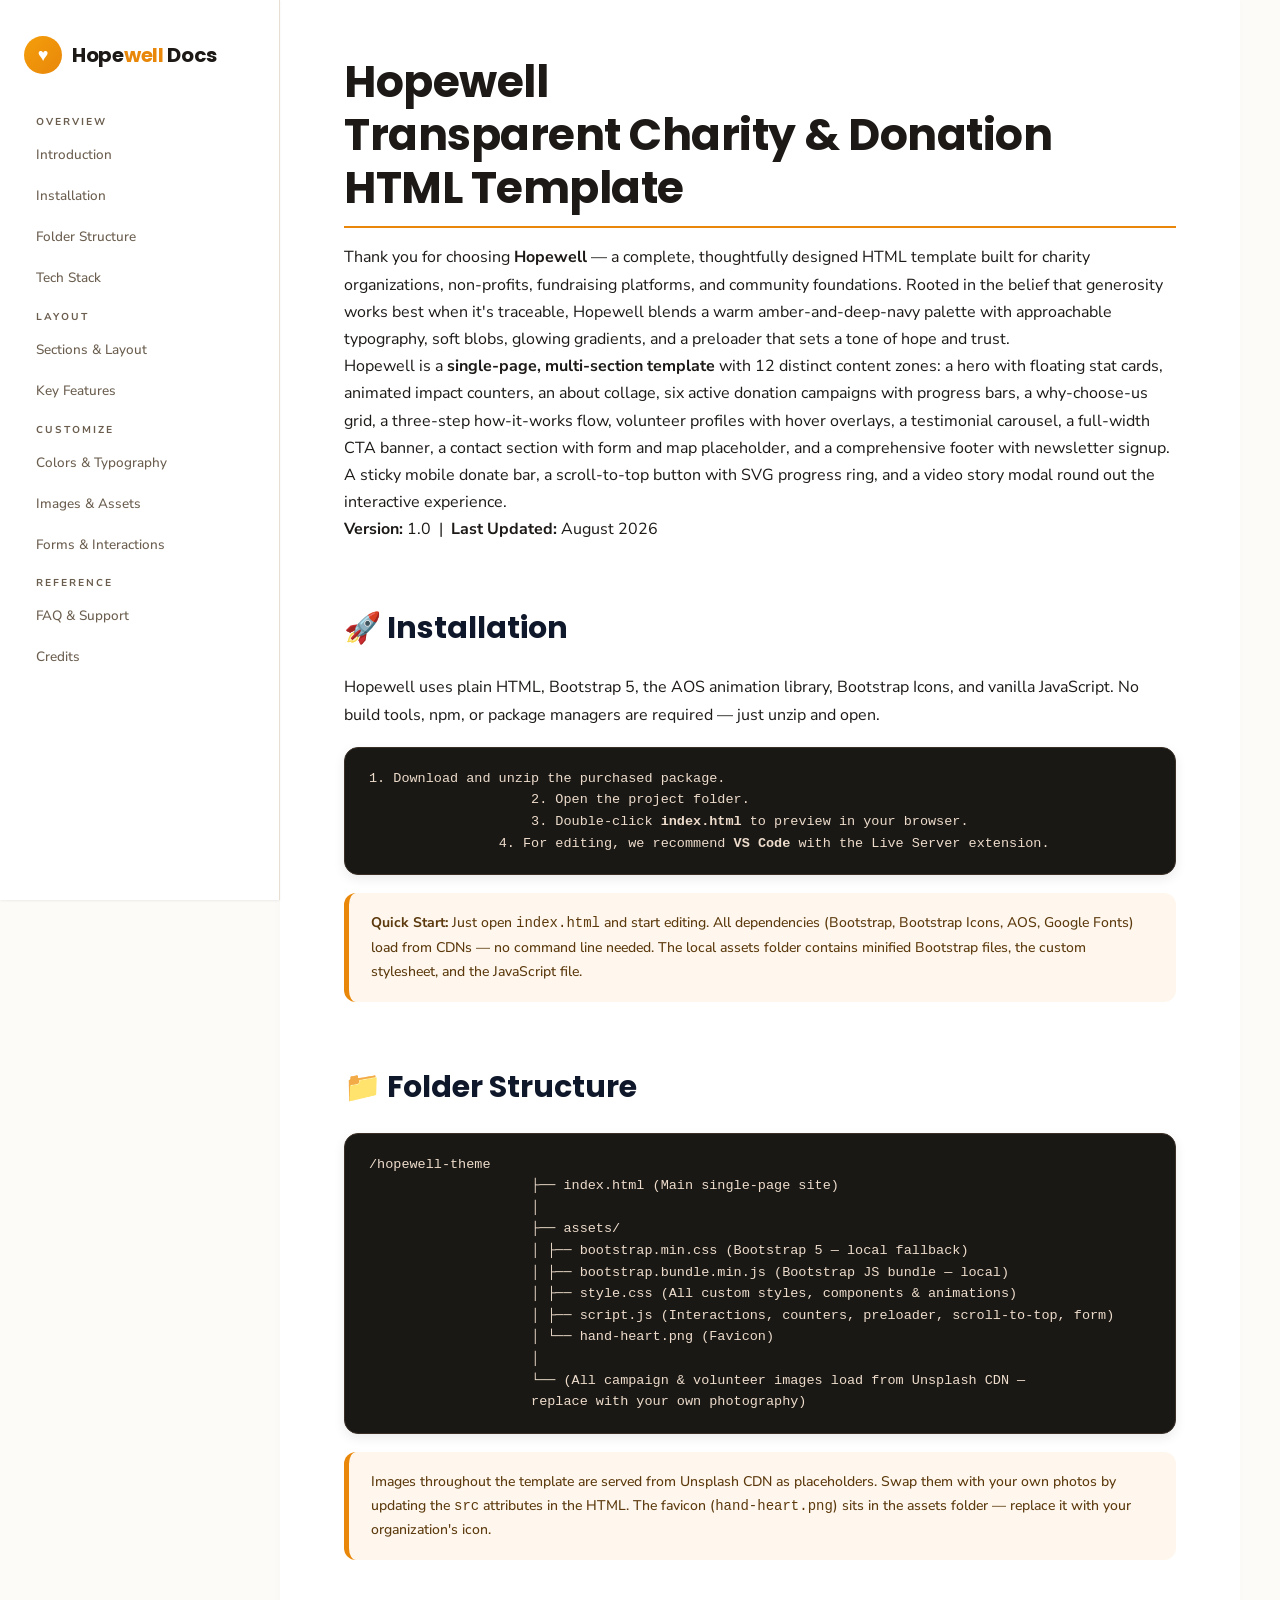
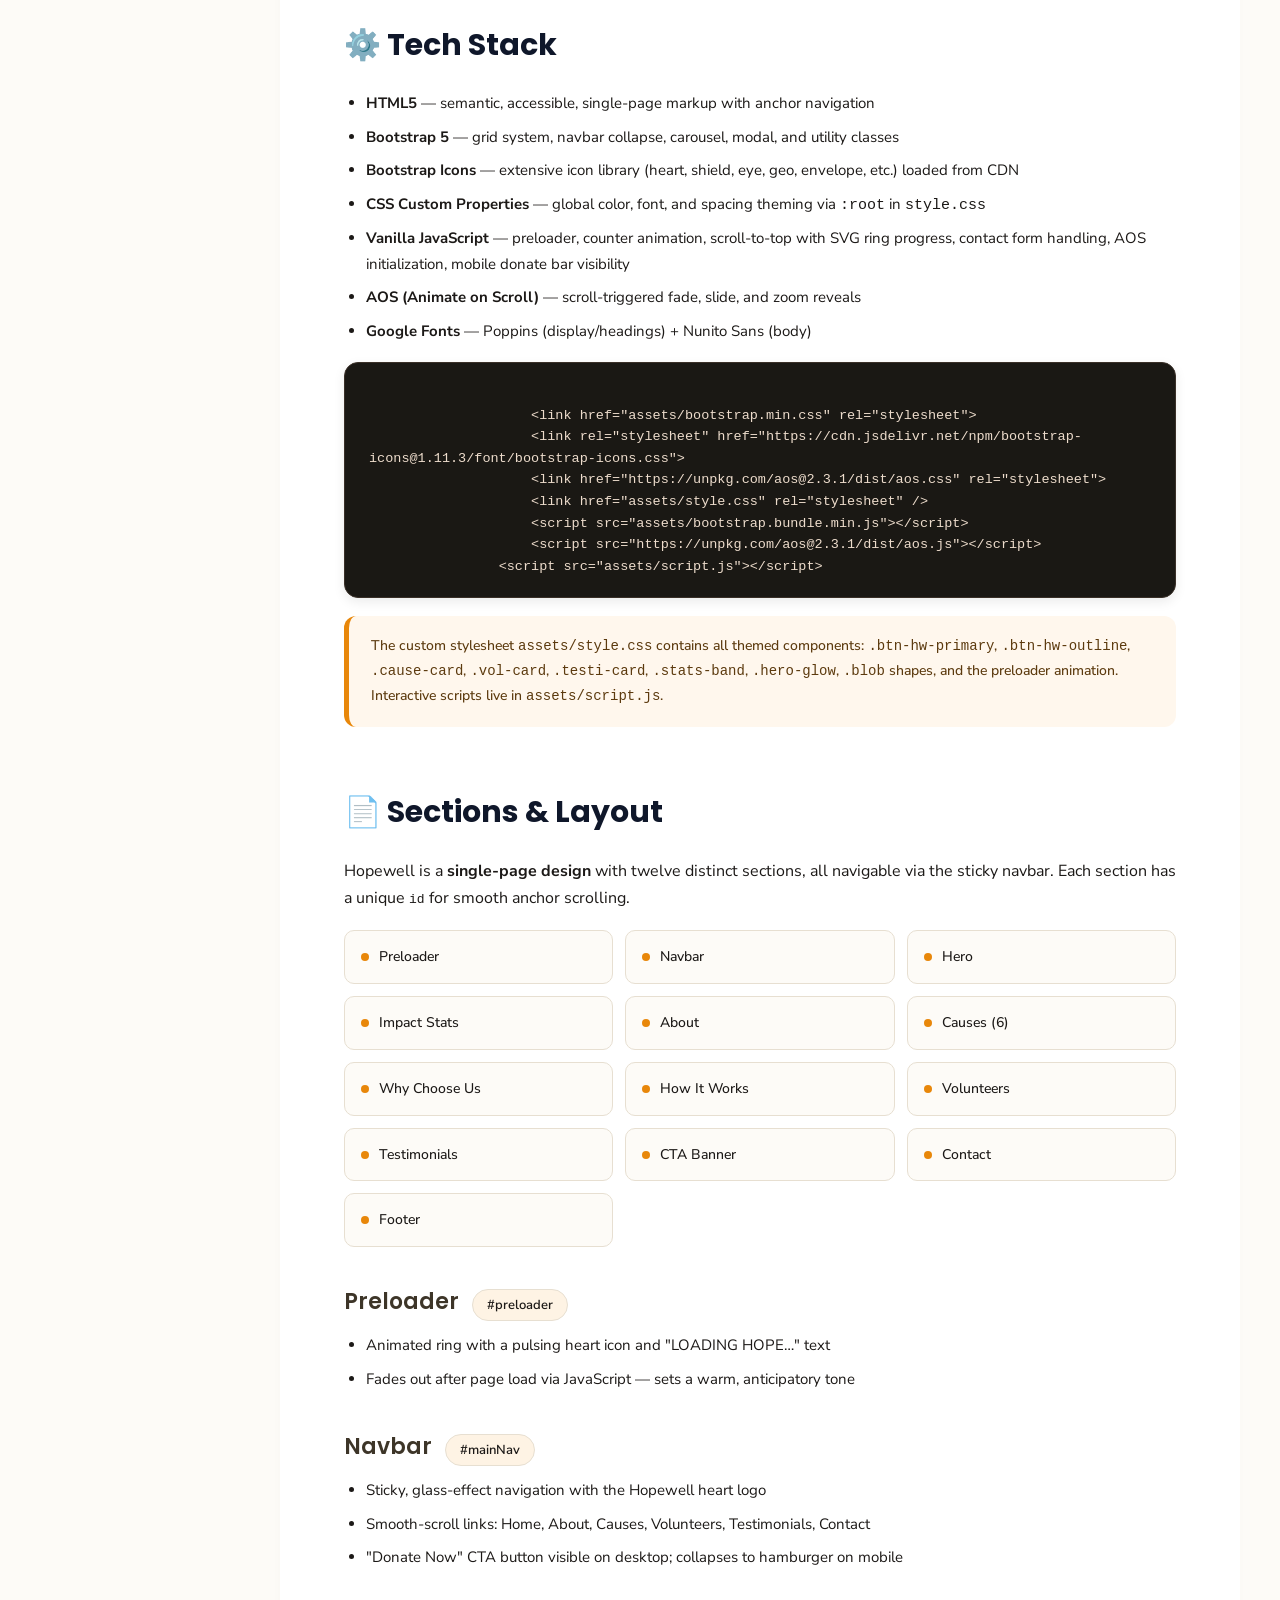
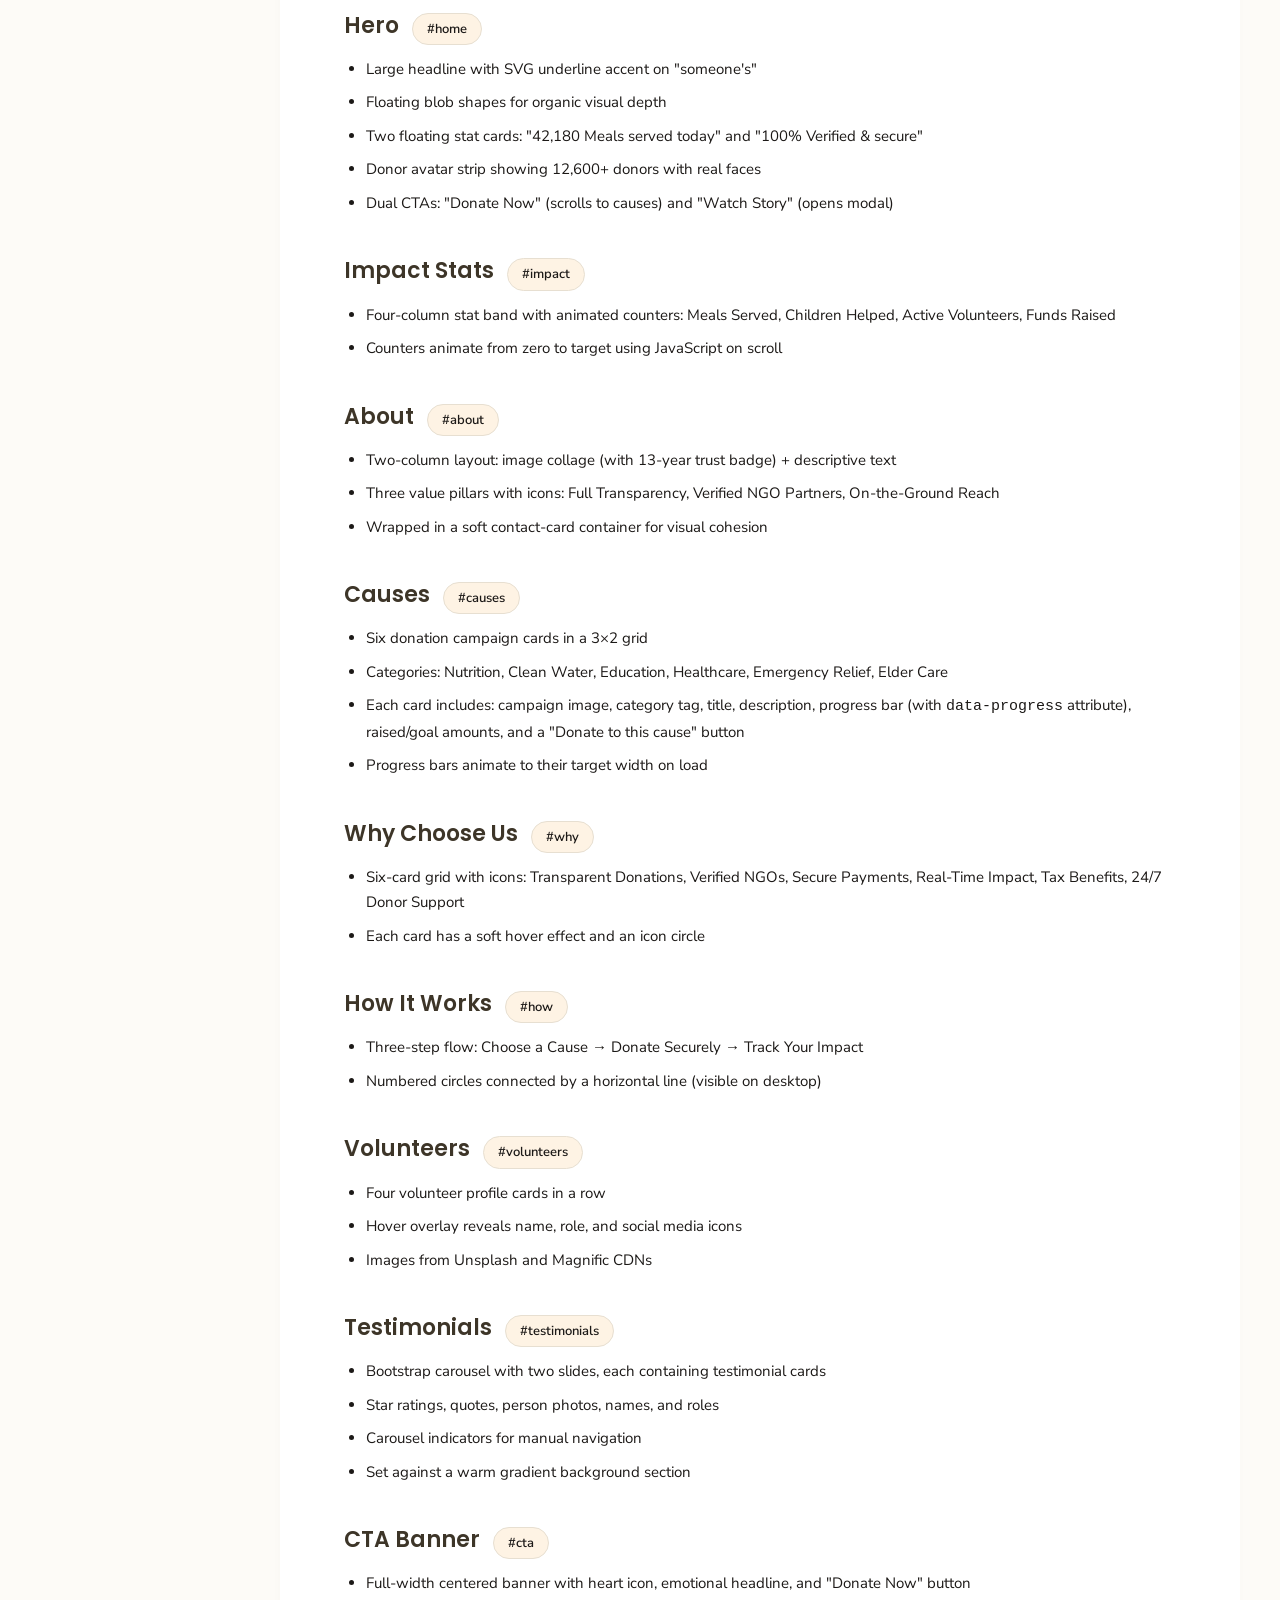
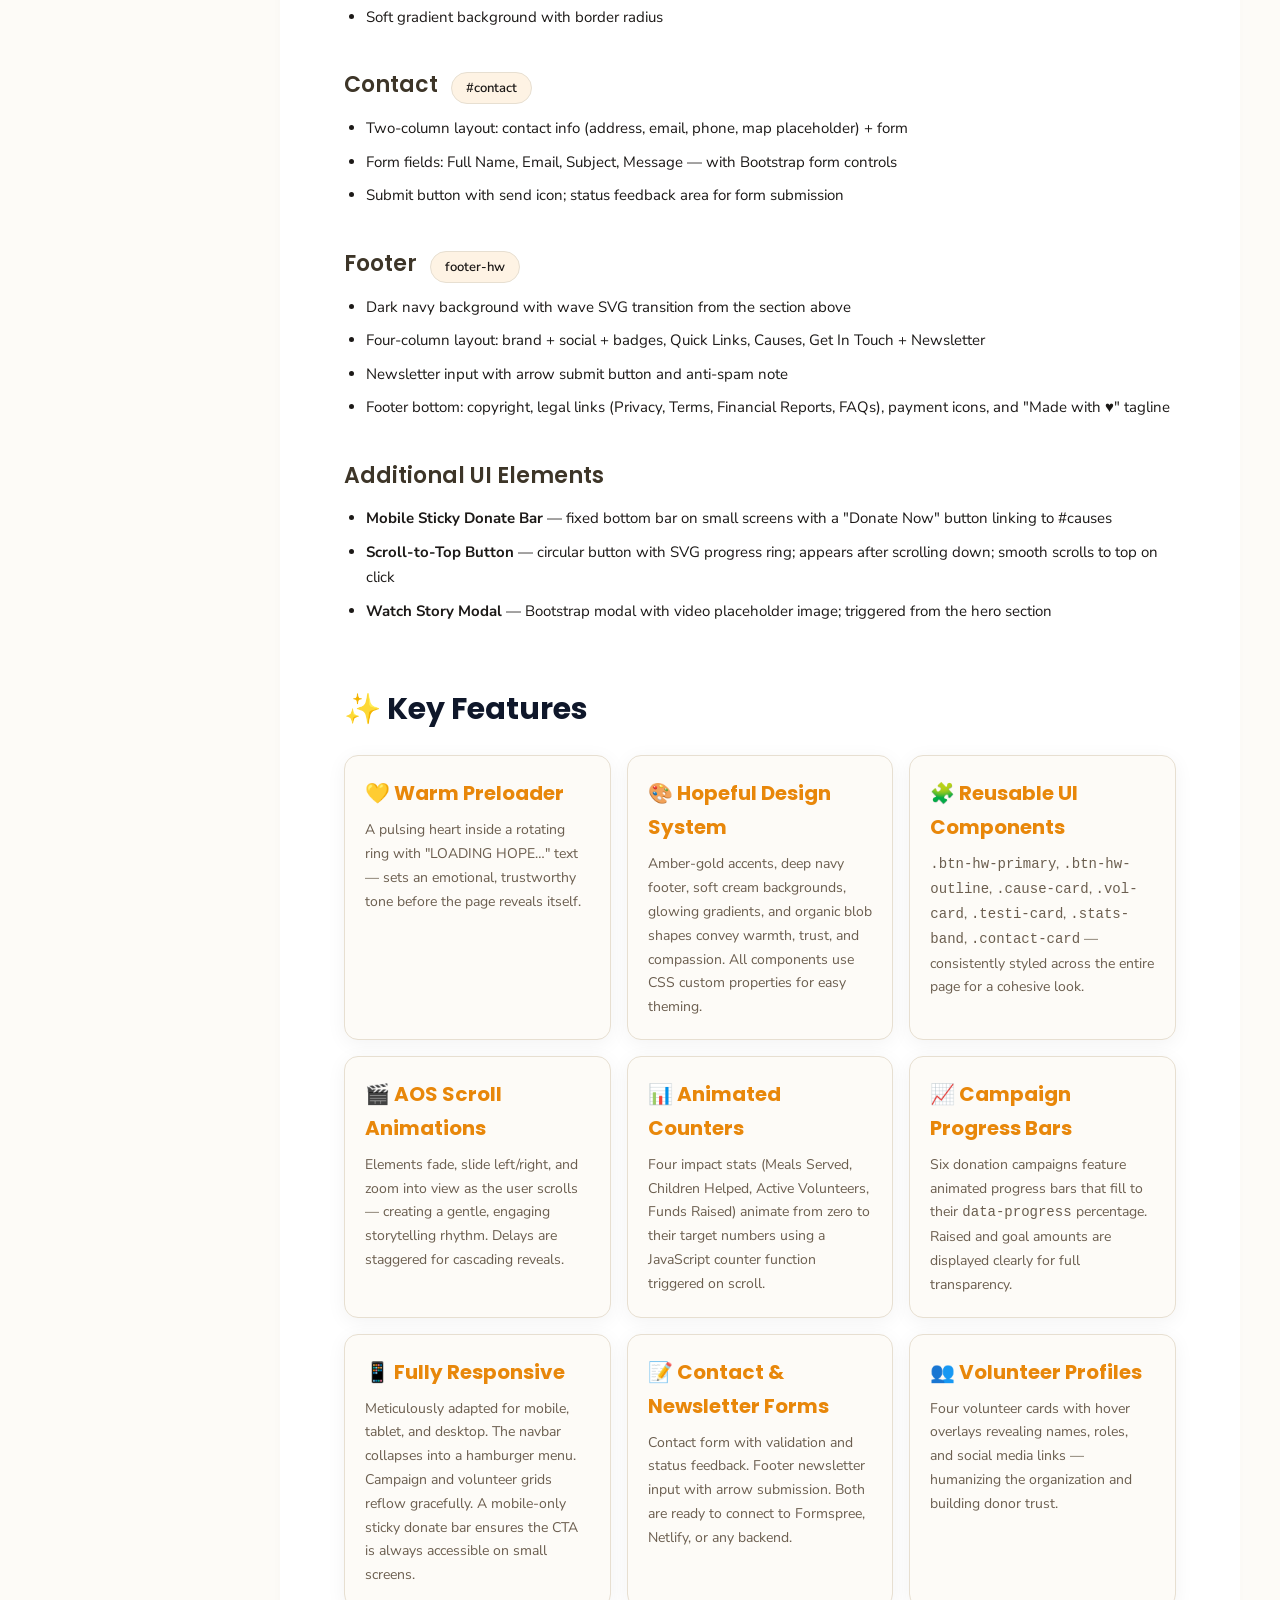
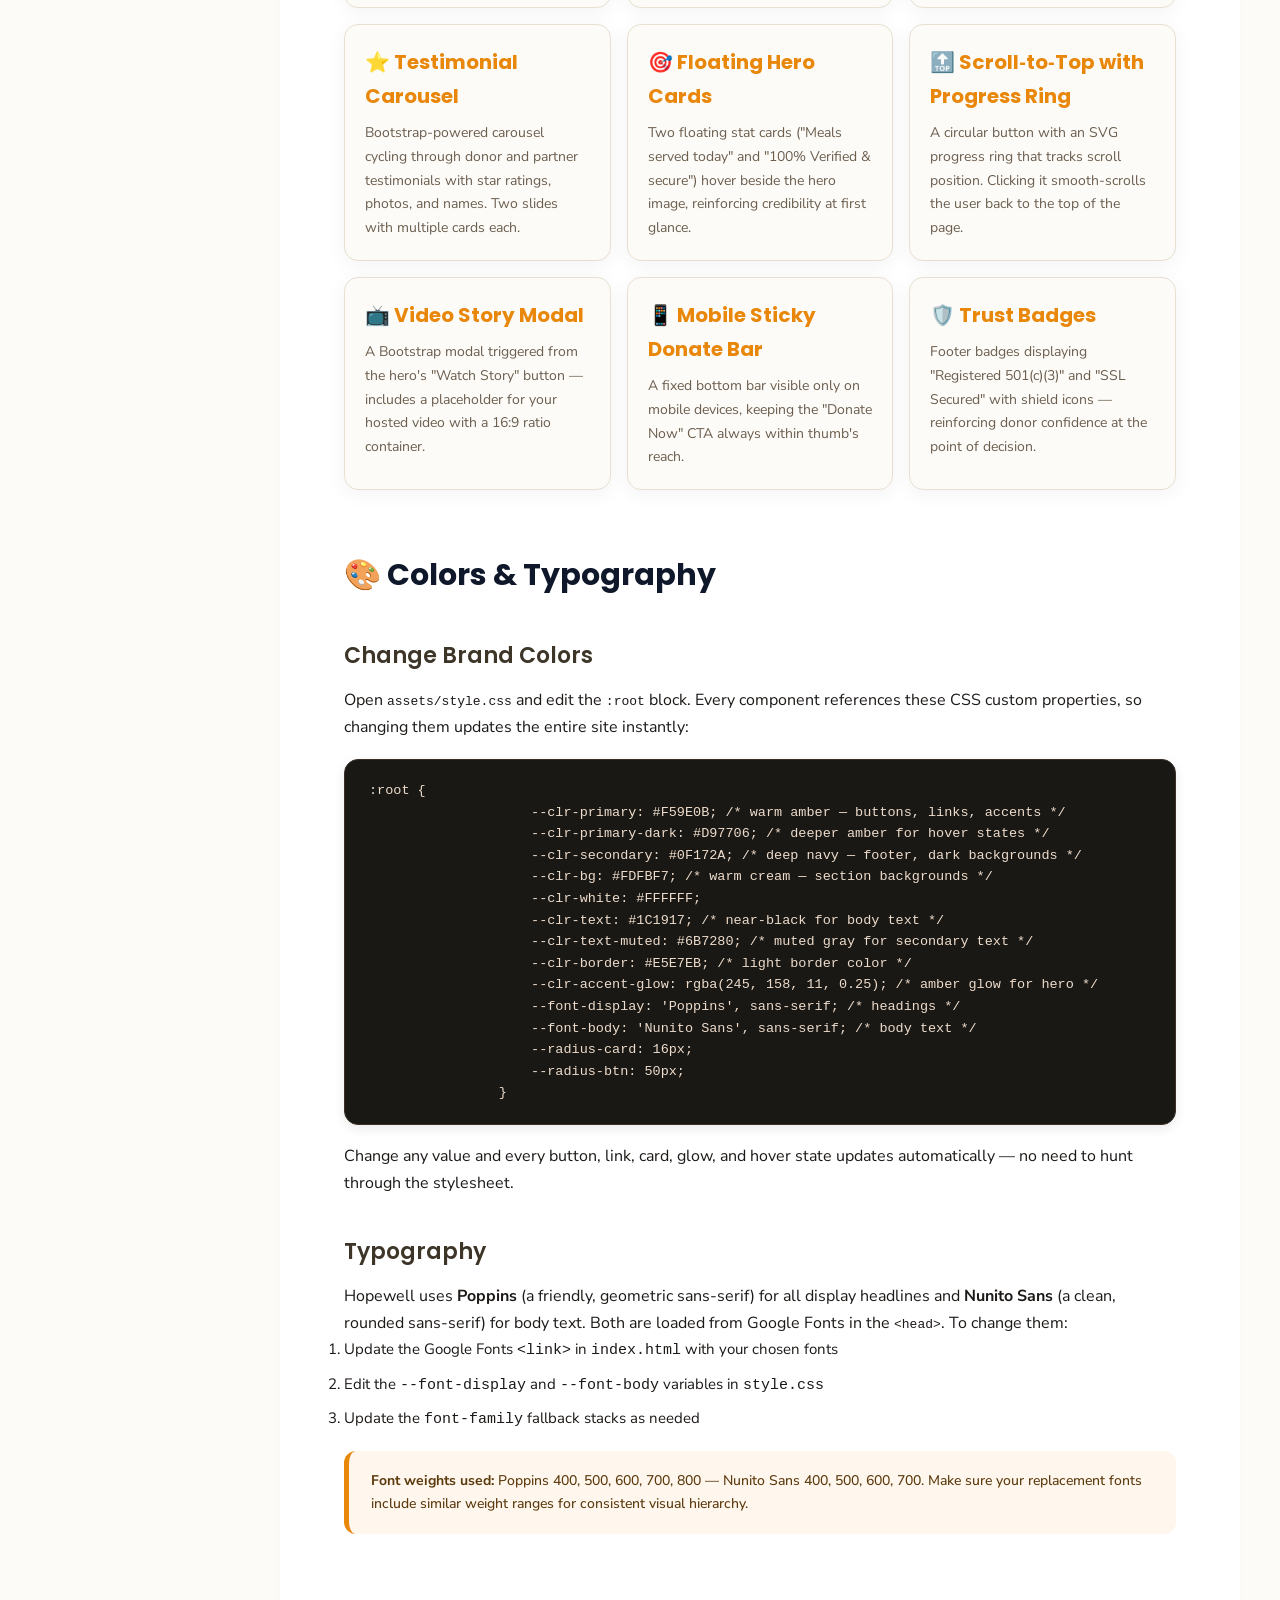
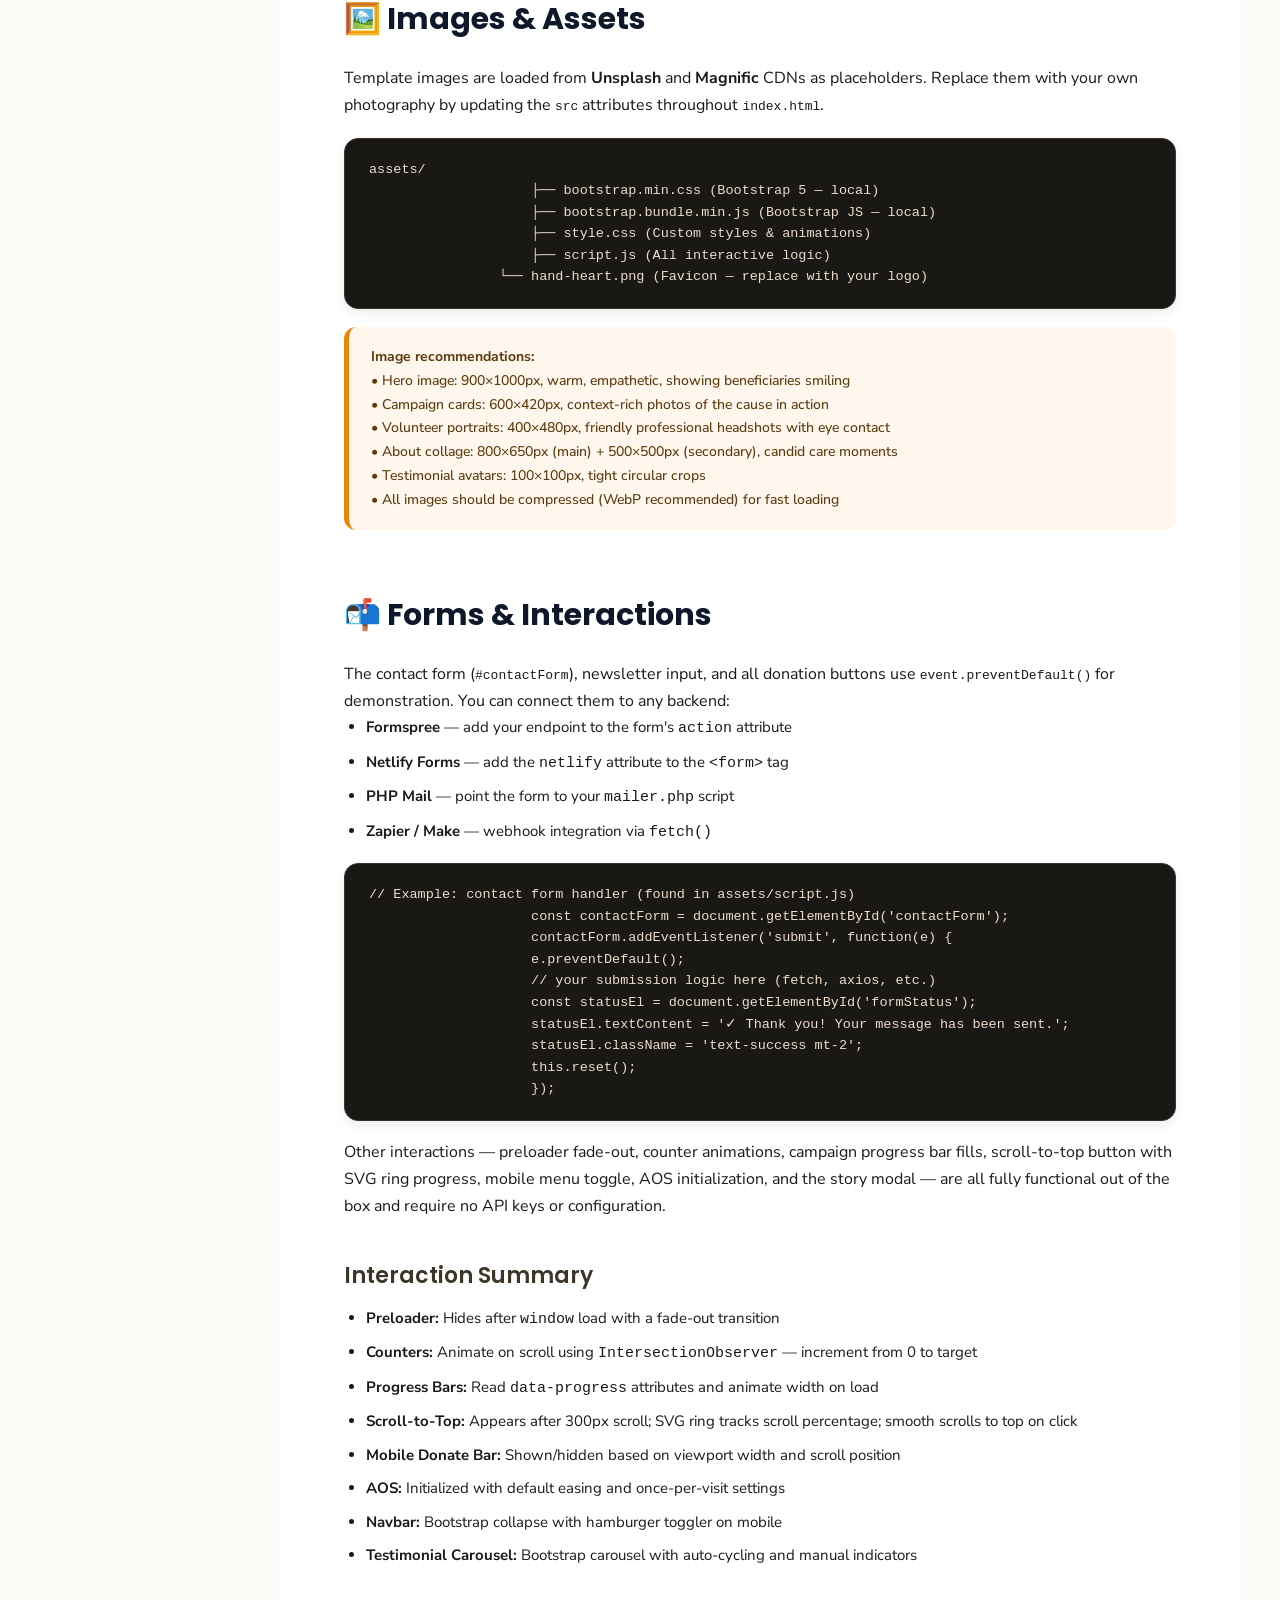
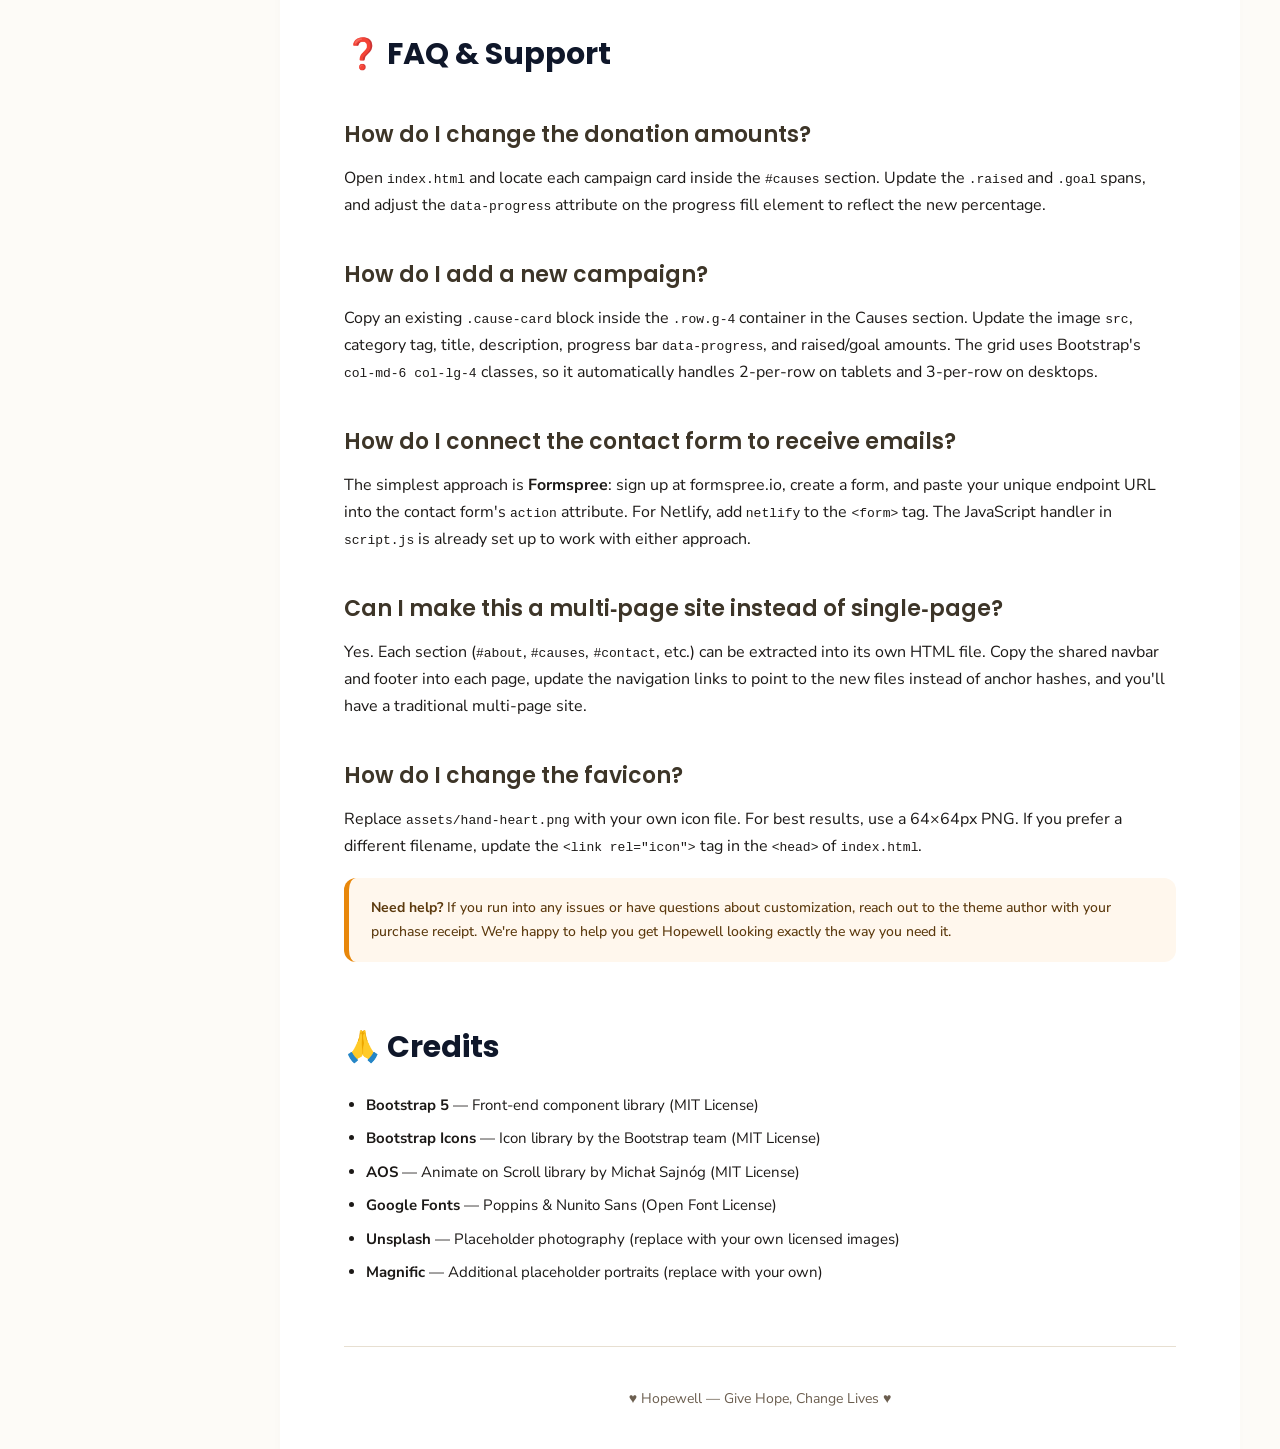
<file: document/index.html>
<!DOCTYPE html>
<html lang="en">
<head>
    <meta charset="UTF-8">
    <meta name="viewport" content="width=device-width, initial-scale=1.0">
    <title>Hopewell — Theme Documentation</title>

    <link href="https://fonts.googleapis.com/css2?family=Poppins:wght@400;500;600;700;800&family=Nunito+Sans:wght@400;500;600;700&display=swap" rel="stylesheet">
    <style>
        :root {
            --primary: #E8870A;
            --primary-light: #FFF7ED;
            --secondary: #0F172A;
            --bg: #FDFBF7;
            --surface: #FFFFFF;
            --text: #1C1917;
            --text-muted: #6B5E4F;
            --border: #E7DFD1;
            --accent: #FEF3E4;
            --ink: #1C1917;
            --cream: #FDFBF7;
            --gold: #E8870A;
            --gold-soft: #FDE8C8;
            --shadow: 0 1px 3px rgba(0, 0, 0, 0.04), 0 1px 2px rgba(0, 0, 0, 0.03);
            --shadow-card: 0 4px 20px rgba(0, 0, 0, 0.05);
            --font-display: 'Poppins', sans-serif;
            --font-body: 'Nunito Sans', sans-serif;
        }

        * {
            box-sizing: border-box;
            margin: 0;
            padding: 0;
        }

        body {
            font-family: var(--font-body);
            background: var(--bg);
            color: var(--text);
            line-height: 1.7;
            -webkit-font-smoothing: antialiased;
        }

        .container {
            display: flex;
            min-height: 100vh;
        }

        /* ── SIDEBAR ── */
        .sidebar {
            width: 280px;
            background: var(--surface);
            border-right: 1px solid var(--border);
            padding: 36px 24px;
            position: sticky;
            top: 0;
            height: 100vh;
            overflow-y: auto;
            box-shadow: var(--shadow);
            z-index: 10;
        }

        .sidebar .brand {
            display: flex;
            align-items: center;
            gap: 10px;
            margin-bottom: 32px;
            text-decoration: none;
        }

        .sidebar .brand .icon {
            width: 38px;
            height: 38px;
            border-radius: 50%;
            background: linear-gradient(135deg, #F59E0B, #E8870A);
            display: flex;
            align-items: center;
            justify-content: center;
            color: white;
            font-family: var(--font-display);
            font-weight: 700;
            font-size: 18px;
        }

        .sidebar .brand .name {
            font-family: var(--font-display);
            font-size: 20px;
            letter-spacing: -0.3px;
            color: var(--text);
            font-weight: 700;
        }

        .sidebar .brand .name .dot {
            color: var(--primary);
        }

        .sidebar .nav-section {
            margin-top: 4px;
            margin-bottom: 2px;
            font-size: 10px;
            text-transform: uppercase;
            letter-spacing: 0.2em;
            color: var(--text-muted);
            padding: 8px 12px 4px;
            font-weight: 700;
        }

        .sidebar a {
            display: block;
            color: var(--text-muted);
            text-decoration: none;
            margin-bottom: 4px;
            font-size: 13.5px;
            font-weight: 500;
            padding: 7px 12px;
            border-radius: 8px;
            transition: 0.2s ease;
        }

        .sidebar a:hover {
            background: var(--accent);
            color: var(--primary);
            font-weight: 600;
        }

        /* ── CONTENT ── */
        .content {
            flex: 1;
            max-width: 960px;
            padding: 56px 64px;
            background: var(--surface);
            box-shadow: -1px 0 10px rgba(0, 0, 0, 0.02);
        }

        h1,
        h2,
        h3 {
            font-family: var(--font-display);
            color: var(--text);
            margin-top: 0;
        }

        h1 {
            font-size: 44px;
            border-bottom: 2px solid var(--primary);
            display: inline-block;
            padding-bottom: 12px;
            margin-bottom: 16px;
            letter-spacing: -0.5px;
            line-height: 1.2;
        }

        h2 {
            font-size: 30px;
            margin-top: 56px;
            margin-bottom: 20px;
            color: var(--secondary);
            font-weight: 700;
        }

        h3 {
            font-size: 22px;
            margin-top: 36px;
            margin-bottom: 12px;
            color: #3d3528;
            font-weight: 600;
        }

        .section {
            margin-bottom: 60px;
        }

        .code {
            background: #1a1814;
            color: #eddccc;
            padding: 20px 24px;
            border-radius: 14px;
            overflow-x: auto;
            font-family: 'SF Mono', 'Cascadia Code', 'Courier New', monospace;
            font-size: 13.5px;
            white-space: pre-wrap;
            margin: 18px 0;
            border: 1px solid #3a3028;
            box-shadow: 0 4px 12px rgba(0, 0, 0, 0.08);
            line-height: 1.6;
        }

        .note {
            background: var(--primary-light);
            border-left: 5px solid var(--primary);
            padding: 18px 22px;
            border-radius: 12px;
            margin-top: 18px;
            font-weight: 500;
            color: #5C3A0E;
            font-size: 14px;
        }

        .tag {
            display: inline-block;
            background: var(--accent);
            color: var(--text);
            padding: 4px 14px;
            border-radius: 20px;
            font-size: 13px;
            font-weight: 600;
            margin-left: 8px;
            border: 1px solid var(--border);
            font-family: var(--font-body);
        }

        ul {
            padding-left: 22px;
        }

        li {
            margin-bottom: 8px;
            font-size: 15px;
        }

        a {
            color: var(--primary);
            font-weight: 600;
        }

        hr {
            border: none;
            border-top: 1px solid var(--border);
            margin: 40px 0;
        }

        .feature-grid {
            display: grid;
            grid-template-columns: repeat(auto-fill, minmax(260px, 1fr));
            gap: 16px;
            margin-top: 20px;
        }

        .feature-card {
            background: var(--bg);
            padding: 20px;
            border-radius: 14px;
            border: 1px solid var(--border);
            box-shadow: var(--shadow-card);
        }

        .feature-card h4 {
            font-family: var(--font-display);
            font-size: 20px;
            margin: 0 0 8px;
            color: var(--primary);
            font-weight: 700;
        }

        .feature-card p {
            font-size: 14px;
            color: var(--text-muted);
            margin: 0;
        }

        .page-grid {
            display: grid;
            grid-template-columns: repeat(auto-fill, minmax(200px, 1fr));
            gap: 12px;
            margin-top: 18px;
        }

        .page-chip {
            background: var(--bg);
            border: 1px solid var(--border);
            border-radius: 10px;
            padding: 14px 16px;
            font-size: 14px;
            display: flex;
            align-items: center;
            gap: 10px;
        }

        .page-chip .dot {
            width: 8px;
            height: 8px;
            border-radius: 50%;
            background: var(--primary);
            flex-shrink: 0;
        }

        .page-chip span {
            color: var(--text);
            font-weight: 500;
        }

        @media(max-width:768px) {
            .container {
                flex-direction: column;
            }
            .sidebar {
                width: 100%;
                height: auto;
                position: relative;
                border-right: none;
                border-bottom: 1px solid var(--border);
                padding: 24px;
            }
            .content {
                padding: 32px 24px;
            }
        }
    </style>
</head>
<body>

    <div class="container">

        <!-- Sidebar -->
        <div class="sidebar">
            <div class="brand">
                <span class="icon">♥</span>
                <span class="name">Hope<span class="dot">well</span> Docs</span>
            </div>
            <div class="nav-section">Overview</div>
            <a href="#intro">Introduction</a>
            <a href="#installation">Installation</a>
            <a href="#structure">Folder Structure</a>
            <a href="#tech">Tech Stack</a>
            <div class="nav-section">Layout</div>
            <a href="#sections">Sections &amp; Layout</a>
            <a href="#features">Key Features</a>
            <div class="nav-section">Customize</div>
            <a href="#customize">Colors &amp; Typography</a>
            <a href="#images">Images &amp; Assets</a>
            <a href="#forms">Forms &amp; Interactions</a>
            <div class="nav-section">Reference</div>
            <a href="#faq">FAQ &amp; Support</a>
            <a href="#credits">Credits</a>
        </div>

        <!-- Content -->
        <div class="content">

            <!-- Intro -->
            <section id="intro" class="section">
                <h1>Hopewell<br>Transparent Charity &amp; Donation HTML Template</h1>
                <p>
                    Thank you for choosing <strong>Hopewell</strong> — a complete, thoughtfully designed HTML template built for charity organizations, non‑profits, fundraising platforms, and community foundations. Rooted in the belief that generosity works best when it's traceable, Hopewell blends a warm amber-and-deep-navy palette with approachable typography, soft blobs, glowing gradients, and a preloader that sets a tone of hope and trust.
                </p>
                <p>
                    Hopewell is a <strong>single‑page, multi‑section template</strong> with 12 distinct content zones: a hero with floating stat cards, animated impact counters, an about collage, six active donation campaigns with progress bars, a why‑choose‑us grid, a three‑step how‑it‑works flow, volunteer profiles with hover overlays, a testimonial carousel, a full‑width CTA banner, a contact section with form and map placeholder, and a comprehensive footer with newsletter signup. A sticky mobile donate bar, a scroll‑to‑top button with SVG progress ring, and a video story modal round out the interactive experience.
                </p>
                <p><strong>Version:</strong> 1.0 &nbsp;|&nbsp; <strong>Last Updated:</strong> August 2026</p>
            </section>

            <!-- Installation -->
            <section id="installation" class="section">
                <h2>🚀 Installation</h2>
                <p>
                    Hopewell uses plain HTML, Bootstrap 5, the AOS animation library, Bootstrap Icons, and vanilla JavaScript. No build tools, npm, or package managers are required — just unzip and open.
                </p>
                <div class="code">1. Download and unzip the purchased package.
                    2. Open the project folder.
                    3. Double‑click <strong>index.html</strong> to preview in your browser.
                4. For editing, we recommend <strong>VS Code</strong> with the Live Server extension.</div>
                <div class="note">
                    <strong>Quick Start:</strong> Just open <code>index.html</code> and start editing. All dependencies (Bootstrap, Bootstrap Icons, AOS, Google Fonts) load from CDNs — no command line needed. The local assets folder contains minified Bootstrap files, the custom stylesheet, and the JavaScript file.
                </div>
            </section>

            <!-- Structure -->
            <section id="structure" class="section">
                <h2>📁 Folder Structure</h2>
                <pre class="code">/hopewell-theme
                    ├── index.html (Main single‑page site)
                    │
                    ├── assets/
                    │ ├── bootstrap.min.css (Bootstrap 5 — local fallback)
                    │ ├── bootstrap.bundle.min.js (Bootstrap JS bundle — local)
                    │ ├── style.css (All custom styles, components &amp; animations)
                    │ ├── script.js (Interactions, counters, preloader, scroll‑to‑top, form)
                    │ └── hand-heart.png (Favicon)
                    │
                    └── (All campaign &amp; volunteer images load from Unsplash CDN —
                    replace with your own photography)</pre>
                <p class="note">Images throughout the template are served from Unsplash CDN as placeholders. Swap them with your own photos by updating the <code>src</code> attributes in the HTML. The favicon (<code>hand-heart.png</code>) sits in the assets folder — replace it with your organization's icon.</p>
            </section>

            <!-- Tech -->
            <section id="tech" class="section">
                <h2>⚙️ Tech Stack</h2>
                <ul>
                    <li><strong>HTML5</strong> — semantic, accessible, single‑page markup with anchor navigation</li>
                    <li><strong>Bootstrap 5</strong> — grid system, navbar collapse, carousel, modal, and utility classes</li>
                    <li><strong>Bootstrap Icons</strong> — extensive icon library (heart, shield, eye, geo, envelope, etc.) loaded from CDN</li>
                    <li><strong>CSS Custom Properties</strong> — global color, font, and spacing theming via <code>:root</code> in <code>style.css</code></li>
                    <li><strong>Vanilla JavaScript</strong> — preloader, counter animation, scroll‑to‑top with SVG ring progress, contact form handling, AOS initialization, mobile donate bar visibility</li>
                    <li><strong>AOS (Animate on Scroll)</strong> — scroll‑triggered fade, slide, and zoom reveals</li>
                    <li><strong>Google Fonts</strong> — Poppins (display/headings) + Nunito Sans (body)</li>
                </ul>
                <div class="code">
                    &lt;link href="assets/bootstrap.min.css" rel="stylesheet"&gt;
                    &lt;link rel="stylesheet" href="https://cdn.jsdelivr.net/npm/bootstrap-icons@1.11.3/font/bootstrap-icons.css"&gt;
                    &lt;link href="https://unpkg.com/aos@2.3.1/dist/aos.css" rel="stylesheet"&gt;
                    &lt;link href="assets/style.css" rel="stylesheet" /&gt;
                    &lt;script src="assets/bootstrap.bundle.min.js"&gt;&lt;/script&gt;
                    &lt;script src="https://unpkg.com/aos@2.3.1/dist/aos.js"&gt;&lt;/script&gt;
                &lt;script src="assets/script.js"&gt;&lt;/script&gt;</div>
                <div class="note">
                    The custom stylesheet <code>assets/style.css</code> contains all themed components: <code>.btn-hw-primary</code>, <code>.btn-hw-outline</code>, <code>.cause-card</code>, <code>.vol-card</code>, <code>.testi-card</code>, <code>.stats-band</code>, <code>.hero-glow</code>, <code>.blob</code> shapes, and the preloader animation. Interactive scripts live in <code>assets/script.js</code>.
                </div>
            </section>

            <!-- Sections -->
            <section id="sections" class="section">
                <h2>📄 Sections &amp; Layout</h2>
                <p>Hopewell is a <strong>single‑page design</strong> with twelve distinct sections, all navigable via the sticky navbar. Each section has a unique <code>id</code> for smooth anchor scrolling.</p>

                <div class="page-grid">
                    <div class="page-chip"><span class="dot"></span><span>Preloader</span></div>
                    <div class="page-chip"><span class="dot"></span><span>Navbar</span></div>
                    <div class="page-chip"><span class="dot"></span><span>Hero</span></div>
                    <div class="page-chip"><span class="dot"></span><span>Impact Stats</span></div>
                    <div class="page-chip"><span class="dot"></span><span>About</span></div>
                    <div class="page-chip"><span class="dot"></span><span>Causes (6)</span></div>
                    <div class="page-chip"><span class="dot"></span><span>Why Choose Us</span></div>
                    <div class="page-chip"><span class="dot"></span><span>How It Works</span></div>
                    <div class="page-chip"><span class="dot"></span><span>Volunteers</span></div>
                    <div class="page-chip"><span class="dot"></span><span>Testimonials</span></div>
                    <div class="page-chip"><span class="dot"></span><span>CTA Banner</span></div>
                    <div class="page-chip"><span class="dot"></span><span>Contact</span></div>
                    <div class="page-chip"><span class="dot"></span><span>Footer</span></div>
                </div>

                <h3>Preloader <span class="tag">#preloader</span></h3>
                <ul>
                    <li>Animated ring with a pulsing heart icon and "LOADING HOPE…" text</li>
                    <li>Fades out after page load via JavaScript — sets a warm, anticipatory tone</li>
                </ul>

                <h3>Navbar <span class="tag">#mainNav</span></h3>
                <ul>
                    <li>Sticky, glass‑effect navigation with the Hopewell heart logo</li>
                    <li>Smooth‑scroll links: Home, About, Causes, Volunteers, Testimonials, Contact</li>
                    <li>"Donate Now" CTA button visible on desktop; collapses to hamburger on mobile</li>
                </ul>

                <h3>Hero <span class="tag">#home</span></h3>
                <ul>
                    <li>Large headline with SVG underline accent on "someone's"</li>
                    <li>Floating blob shapes for organic visual depth</li>
                    <li>Two floating stat cards: "42,180 Meals served today" and "100% Verified &amp; secure"</li>
                    <li>Donor avatar strip showing 12,600+ donors with real faces</li>
                    <li>Dual CTAs: "Donate Now" (scrolls to causes) and "Watch Story" (opens modal)</li>
                </ul>

                <h3>Impact Stats <span class="tag">#impact</span></h3>
                <ul>
                    <li>Four‑column stat band with animated counters: Meals Served, Children Helped, Active Volunteers, Funds Raised</li>
                    <li>Counters animate from zero to target using JavaScript on scroll</li>
                </ul>

                <h3>About <span class="tag">#about</span></h3>
                <ul>
                    <li>Two‑column layout: image collage (with 13‑year trust badge) + descriptive text</li>
                    <li>Three value pillars with icons: Full Transparency, Verified NGO Partners, On‑the‑Ground Reach</li>
                    <li>Wrapped in a soft contact‑card container for visual cohesion</li>
                </ul>

                <h3>Causes <span class="tag">#causes</span></h3>
                <ul>
                    <li>Six donation campaign cards in a 3×2 grid</li>
                    <li>Categories: Nutrition, Clean Water, Education, Healthcare, Emergency Relief, Elder Care</li>
                    <li>Each card includes: campaign image, category tag, title, description, progress bar (with <code>data-progress</code> attribute), raised/goal amounts, and a "Donate to this cause" button</li>
                    <li>Progress bars animate to their target width on load</li>
                </ul>

                <h3>Why Choose Us <span class="tag">#why</span></h3>
                <ul>
                    <li>Six‑card grid with icons: Transparent Donations, Verified NGOs, Secure Payments, Real‑Time Impact, Tax Benefits, 24/7 Donor Support</li>
                    <li>Each card has a soft hover effect and an icon circle</li>
                </ul>

                <h3>How It Works <span class="tag">#how</span></h3>
                <ul>
                    <li>Three‑step flow: Choose a Cause → Donate Securely → Track Your Impact</li>
                    <li>Numbered circles connected by a horizontal line (visible on desktop)</li>
                </ul>

                <h3>Volunteers <span class="tag">#volunteers</span></h3>
                <ul>
                    <li>Four volunteer profile cards in a row</li>
                    <li>Hover overlay reveals name, role, and social media icons</li>
                    <li>Images from Unsplash and Magnific CDNs</li>
                </ul>

                <h3>Testimonials <span class="tag">#testimonials</span></h3>
                <ul>
                    <li>Bootstrap carousel with two slides, each containing testimonial cards</li>
                    <li>Star ratings, quotes, person photos, names, and roles</li>
                    <li>Carousel indicators for manual navigation</li>
                    <li>Set against a warm gradient background section</li>
                </ul>

                <h3>CTA Banner <span class="tag">#cta</span></h3>
                <ul>
                    <li>Full‑width centered banner with heart icon, emotional headline, and "Donate Now" button</li>
                    <li>Soft gradient background with border radius</li>
                </ul>

                <h3>Contact <span class="tag">#contact</span></h3>
                <ul>
                    <li>Two‑column layout: contact info (address, email, phone, map placeholder) + form</li>
                    <li>Form fields: Full Name, Email, Subject, Message — with Bootstrap form controls</li>
                    <li>Submit button with send icon; status feedback area for form submission</li>
                </ul>

                <h3>Footer <span class="tag">footer-hw</span></h3>
                <ul>
                    <li>Dark navy background with wave SVG transition from the section above</li>
                    <li>Four‑column layout: brand + social + badges, Quick Links, Causes, Get In Touch + Newsletter</li>
                    <li>Newsletter input with arrow submit button and anti‑spam note</li>
                    <li>Footer bottom: copyright, legal links (Privacy, Terms, Financial Reports, FAQs), payment icons, and "Made with ♥" tagline</li>
                </ul>

                <h3>Additional UI Elements</h3>
                <ul>
                    <li><strong>Mobile Sticky Donate Bar</strong> — fixed bottom bar on small screens with a "Donate Now" button linking to #causes</li>
                    <li><strong>Scroll‑to‑Top Button</strong> — circular button with SVG progress ring; appears after scrolling down; smooth scrolls to top on click</li>
                    <li><strong>Watch Story Modal</strong> — Bootstrap modal with video placeholder image; triggered from the hero section</li>
                </ul>
            </section>

            <!-- Features -->
            <section id="features" class="section">
                <h2>✨ Key Features</h2>

                <div class="feature-grid">
                    <div class="feature-card">
                        <h4>💛 Warm Preloader</h4>
                        <p>A pulsing heart inside a rotating ring with "LOADING HOPE…" text — sets an emotional, trustworthy tone before the page reveals itself.</p>
                    </div>
                    <div class="feature-card">
                        <h4>🎨 Hopeful Design System</h4>
                        <p>Amber-gold accents, deep navy footer, soft cream backgrounds, glowing gradients, and organic blob shapes convey warmth, trust, and compassion. All components use CSS custom properties for easy theming.</p>
                    </div>
                    <div class="feature-card">
                        <h4>🧩 Reusable UI Components</h4>
                        <p><code>.btn-hw-primary</code>, <code>.btn-hw-outline</code>, <code>.cause-card</code>, <code>.vol-card</code>, <code>.testi-card</code>, <code>.stats-band</code>, <code>.contact-card</code> — consistently styled across the entire page for a cohesive look.</p>
                    </div>
                    <div class="feature-card">
                        <h4>🎬 AOS Scroll Animations</h4>
                        <p>Elements fade, slide left/right, and zoom into view as the user scrolls — creating a gentle, engaging storytelling rhythm. Delays are staggered for cascading reveals.</p>
                    </div>
                    <div class="feature-card">
                        <h4>📊 Animated Counters</h4>
                        <p>Four impact stats (Meals Served, Children Helped, Active Volunteers, Funds Raised) animate from zero to their target numbers using a JavaScript counter function triggered on scroll.</p>
                    </div>
                    <div class="feature-card">
                        <h4>📈 Campaign Progress Bars</h4>
                        <p>Six donation campaigns feature animated progress bars that fill to their <code>data-progress</code> percentage. Raised and goal amounts are displayed clearly for full transparency.</p>
                    </div>
                    <div class="feature-card">
                        <h4>📱 Fully Responsive</h4>
                        <p>Meticulously adapted for mobile, tablet, and desktop. The navbar collapses into a hamburger menu. Campaign and volunteer grids reflow gracefully. A mobile‑only sticky donate bar ensures the CTA is always accessible on small screens.</p>
                    </div>
                    <div class="feature-card">
                        <h4>📝 Contact &amp; Newsletter Forms</h4>
                        <p>Contact form with validation and status feedback. Footer newsletter input with arrow submission. Both are ready to connect to Formspree, Netlify, or any backend.</p>
                    </div>
                    <div class="feature-card">
                        <h4>👥 Volunteer Profiles</h4>
                        <p>Four volunteer cards with hover overlays revealing names, roles, and social media links — humanizing the organization and building donor trust.</p>
                    </div>
                    <div class="feature-card">
                        <h4>⭐ Testimonial Carousel</h4>
                        <p>Bootstrap‑powered carousel cycling through donor and partner testimonials with star ratings, photos, and names. Two slides with multiple cards each.</p>
                    </div>
                    <div class="feature-card">
                        <h4>🎯 Floating Hero Cards</h4>
                        <p>Two floating stat cards ("Meals served today" and "100% Verified &amp; secure") hover beside the hero image, reinforcing credibility at first glance.</p>
                    </div>
                    <div class="feature-card">
                        <h4>🔝 Scroll‑to‑Top with Progress Ring</h4>
                        <p>A circular button with an SVG progress ring that tracks scroll position. Clicking it smooth‑scrolls the user back to the top of the page.</p>
                    </div>
                    <div class="feature-card">
                        <h4>📺 Video Story Modal</h4>
                        <p>A Bootstrap modal triggered from the hero's "Watch Story" button — includes a placeholder for your hosted video with a 16:9 ratio container.</p>
                    </div>
                    <div class="feature-card">
                        <h4>📱 Mobile Sticky Donate Bar</h4>
                        <p>A fixed bottom bar visible only on mobile devices, keeping the "Donate Now" CTA always within thumb's reach.</p>
                    </div>
                    <div class="feature-card">
                        <h4>🛡️ Trust Badges</h4>
                        <p>Footer badges displaying "Registered 501(c)(3)" and "SSL Secured" with shield icons — reinforcing donor confidence at the point of decision.</p>
                    </div>
                </div>
            </section>

            <!-- Customization -->
            <section id="customize" class="section">
                <h2>🎨 Colors &amp; Typography</h2>

                <h3>Change Brand Colors</h3>
                <p>
                    Open <code>assets/style.css</code> and edit the <code>:root</code> block. Every component references these CSS custom properties, so changing them updates the entire site instantly:
                </p>
                <div class="code">:root {
                    --clr-primary: #F59E0B; /* warm amber — buttons, links, accents */
                    --clr-primary-dark: #D97706; /* deeper amber for hover states */
                    --clr-secondary: #0F172A; /* deep navy — footer, dark backgrounds */
                    --clr-bg: #FDFBF7; /* warm cream — section backgrounds */
                    --clr-white: #FFFFFF;
                    --clr-text: #1C1917; /* near‑black for body text */
                    --clr-text-muted: #6B7280; /* muted gray for secondary text */
                    --clr-border: #E5E7EB; /* light border color */
                    --clr-accent-glow: rgba(245, 158, 11, 0.25); /* amber glow for hero */
                    --font-display: 'Poppins', sans-serif; /* headings */
                    --font-body: 'Nunito Sans', sans-serif; /* body text */
                    --radius-card: 16px;
                    --radius-btn: 50px;
                }</div>
                <p>Change any value and every button, link, card, glow, and hover state updates automatically — no need to hunt through the stylesheet.</p>

                <h3>Typography</h3>
                <p>
                    Hopewell uses <strong>Poppins</strong> (a friendly, geometric sans‑serif) for all display headlines and <strong>Nunito Sans</strong> (a clean, rounded sans‑serif) for body text. Both are loaded from Google Fonts in the <code>&lt;head&gt;</code>. To change them:
                </p>
                <ol>
                    <li>Update the Google Fonts <code>&lt;link&gt;</code> in <code>index.html</code> with your chosen fonts</li>
                    <li>Edit the <code>--font-display</code> and <code>--font-body</code> variables in <code>style.css</code></li>
                    <li>Update the <code>font-family</code> fallback stacks as needed</li>
                </ol>
                <div class="note">
                    <strong>Font weights used:</strong> Poppins 400, 500, 600, 700, 800 — Nunito Sans 400, 500, 600, 700. Make sure your replacement fonts include similar weight ranges for consistent visual hierarchy.
                </div>
            </section>

            <!-- Images -->
            <section id="images" class="section">
                <h2>🖼️ Images &amp; Assets</h2>
                <p>
                    Template images are loaded from <strong>Unsplash</strong> and <strong>Magnific</strong> CDNs as placeholders. Replace them with your own photography by updating the <code>src</code> attributes throughout <code>index.html</code>.
                </p>
                <pre class="code">assets/
                    ├── bootstrap.min.css (Bootstrap 5 — local)
                    ├── bootstrap.bundle.min.js (Bootstrap JS — local)
                    ├── style.css (Custom styles &amp; animations)
                    ├── script.js (All interactive logic)
                └── hand-heart.png (Favicon — replace with your logo)</pre>
                <div class="note">
                    <strong>Image recommendations:</strong>
                    <br>• Hero image: 900×1000px, warm, empathetic, showing beneficiaries smiling
                    <br>• Campaign cards: 600×420px, context‑rich photos of the cause in action
                    <br>• Volunteer portraits: 400×480px, friendly professional headshots with eye contact
                    <br>• About collage: 800×650px (main) + 500×500px (secondary), candid care moments
                    <br>• Testimonial avatars: 100×100px, tight circular crops
                    <br>• All images should be compressed (WebP recommended) for fast loading
                </div>
            </section>

            <!-- Forms -->
            <section id="forms" class="section">
                <h2>📬 Forms &amp; Interactions</h2>
                <p>
                    The contact form (<code>#contactForm</code>), newsletter input, and all donation buttons use <code>event.preventDefault()</code> for demonstration. You can connect them to any backend:
                </p>
                <ul>
                    <li><strong>Formspree</strong> — add your endpoint to the form's <code>action</code> attribute</li>
                    <li><strong>Netlify Forms</strong> — add the <code>netlify</code> attribute to the <code>&lt;form&gt;</code> tag</li>
                    <li><strong>PHP Mail</strong> — point the form to your <code>mailer.php</code> script</li>
                    <li><strong>Zapier / Make</strong> — webhook integration via <code>fetch()</code></li>
                </ul>
                <div class="code">// Example: contact form handler (found in assets/script.js)
                    const contactForm = document.getElementById('contactForm');
                    contactForm.addEventListener('submit', function(e) {
                    e.preventDefault();
                    // your submission logic here (fetch, axios, etc.)
                    const statusEl = document.getElementById('formStatus');
                    statusEl.textContent = '✓ Thank you! Your message has been sent.';
                    statusEl.className = 'text-success mt-2';
                    this.reset();
                    });</div>
                <p>
                    Other interactions — preloader fade‑out, counter animations, campaign progress bar fills, scroll‑to‑top button with SVG ring progress, mobile menu toggle, AOS initialization, and the story modal — are all fully functional out of the box and require no API keys or configuration.
                </p>

                <h3>Interaction Summary</h3>
                <ul>
                    <li><strong>Preloader:</strong> Hides after <code>window</code> load with a fade‑out transition</li>
                    <li><strong>Counters:</strong> Animate on scroll using <code>IntersectionObserver</code> — increment from 0 to target</li>
                    <li><strong>Progress Bars:</strong> Read <code>data-progress</code> attributes and animate width on load</li>
                    <li><strong>Scroll‑to‑Top:</strong> Appears after 300px scroll; SVG ring tracks scroll percentage; smooth scrolls to top on click</li>
                    <li><strong>Mobile Donate Bar:</strong> Shown/hidden based on viewport width and scroll position</li>
                    <li><strong>AOS:</strong> Initialized with default easing and once‑per‑visit settings</li>
                    <li><strong>Navbar:</strong> Bootstrap collapse with hamburger toggler on mobile</li>
                    <li><strong>Testimonial Carousel:</strong> Bootstrap carousel with auto‑cycling and manual indicators</li>
                </ul>
            </section>

            <!-- FAQ -->
            <section id="faq" class="section">
                <h2>❓ FAQ &amp; Support</h2>

                <h3>How do I change the donation amounts?</h3>
                <p>Open <code>index.html</code> and locate each campaign card inside the <code>#causes</code> section. Update the <code>.raised</code> and <code>.goal</code> spans, and adjust the <code>data-progress</code> attribute on the progress fill element to reflect the new percentage.</p>

                <h3>How do I add a new campaign?</h3>
                <p>Copy an existing <code>.cause-card</code> block inside the <code>.row.g-4</code> container in the Causes section. Update the image <code>src</code>, category tag, title, description, progress bar <code>data-progress</code>, and raised/goal amounts. The grid uses Bootstrap's <code>col-md-6 col-lg-4</code> classes, so it automatically handles 2‑per‑row on tablets and 3‑per‑row on desktops.</p>

                <h3>How do I connect the contact form to receive emails?</h3>
                <p>The simplest approach is <strong>Formspree</strong>: sign up at formspree.io, create a form, and paste your unique endpoint URL into the contact form's <code>action</code> attribute. For Netlify, add <code>netlify</code> to the <code>&lt;form&gt;</code> tag. The JavaScript handler in <code>script.js</code> is already set up to work with either approach.</p>

                <h3>Can I make this a multi‑page site instead of single‑page?</h3>
                <p>Yes. Each section (<code>#about</code>, <code>#causes</code>, <code>#contact</code>, etc.) can be extracted into its own HTML file. Copy the shared navbar and footer into each page, update the navigation links to point to the new files instead of anchor hashes, and you'll have a traditional multi‑page site.</p>

                <h3>How do I change the favicon?</h3>
                <p>Replace <code>assets/hand-heart.png</code> with your own icon file. For best results, use a 64×64px PNG. If you prefer a different filename, update the <code>&lt;link rel="icon"&gt;</code> tag in the <code>&lt;head&gt;</code> of <code>index.html</code>.</p>

                <div class="note">
                    <strong>Need help?</strong> If you run into any issues or have questions about customization, reach out to the theme author with your purchase receipt. We're happy to help you get Hopewell looking exactly the way you need it.
                </div>
            </section>

            <!-- Credits -->
            <section id="credits" class="section">
                <h2>🙏 Credits</h2>
                <ul>
                    <li><strong>Bootstrap 5</strong> — Front‑end component library (MIT License)</li>
                    <li><strong>Bootstrap Icons</strong> — Icon library by the Bootstrap team (MIT License)</li>
                    <li><strong>AOS</strong> — Animate on Scroll library by Michał Sajnóg (MIT License)</li>
                    <li><strong>Google Fonts</strong> — Poppins &amp; Nunito Sans (Open Font License)</li>
                    <li><strong>Unsplash</strong> — Placeholder photography (replace with your own licensed images)</li>
                    <li><strong>Magnific</strong> — Additional placeholder portraits (replace with your own)</li>
                </ul>
            </section>

            <hr>
            <p style="text-align:center; color:var(--text-muted); font-size:14px; margin-top:40px;">
                ♥ Hopewell — Give Hope, Change Lives ♥
            </p>
        </div>
    </div>
</body>
</html>
</file>
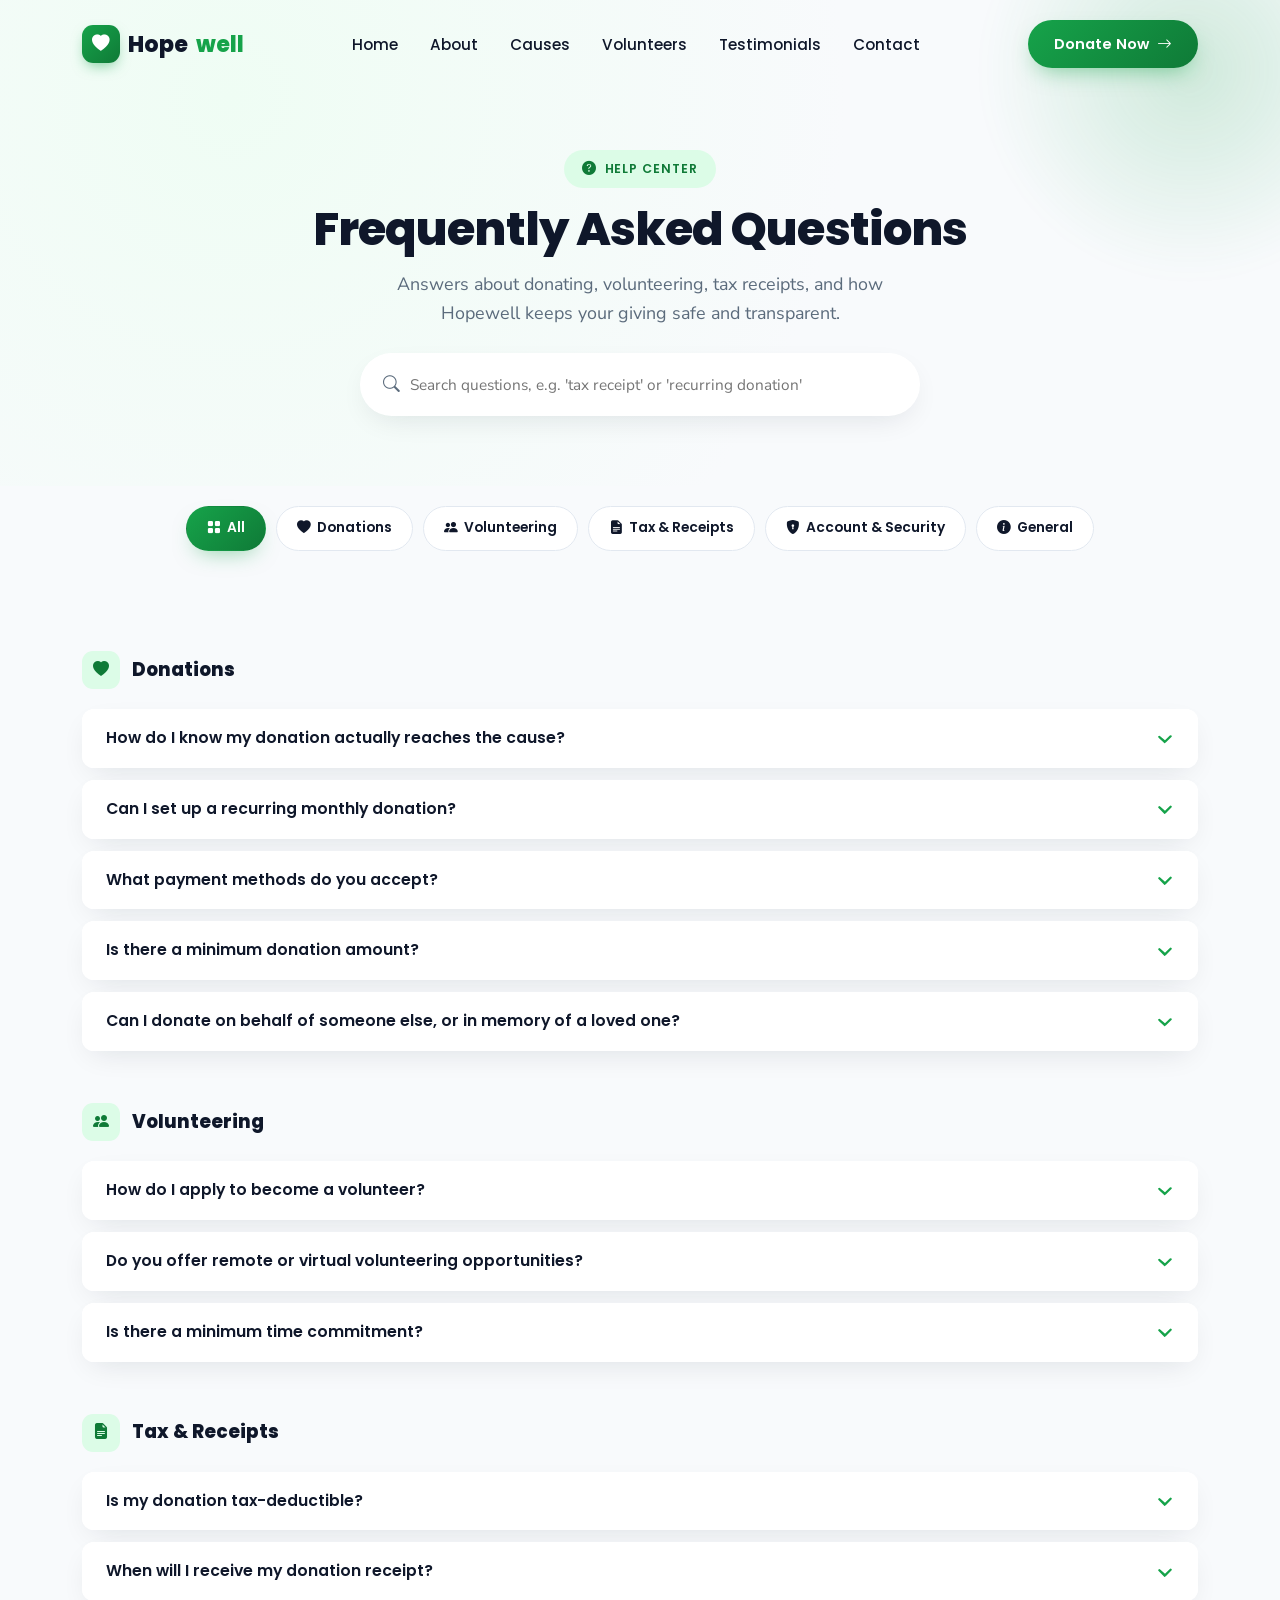
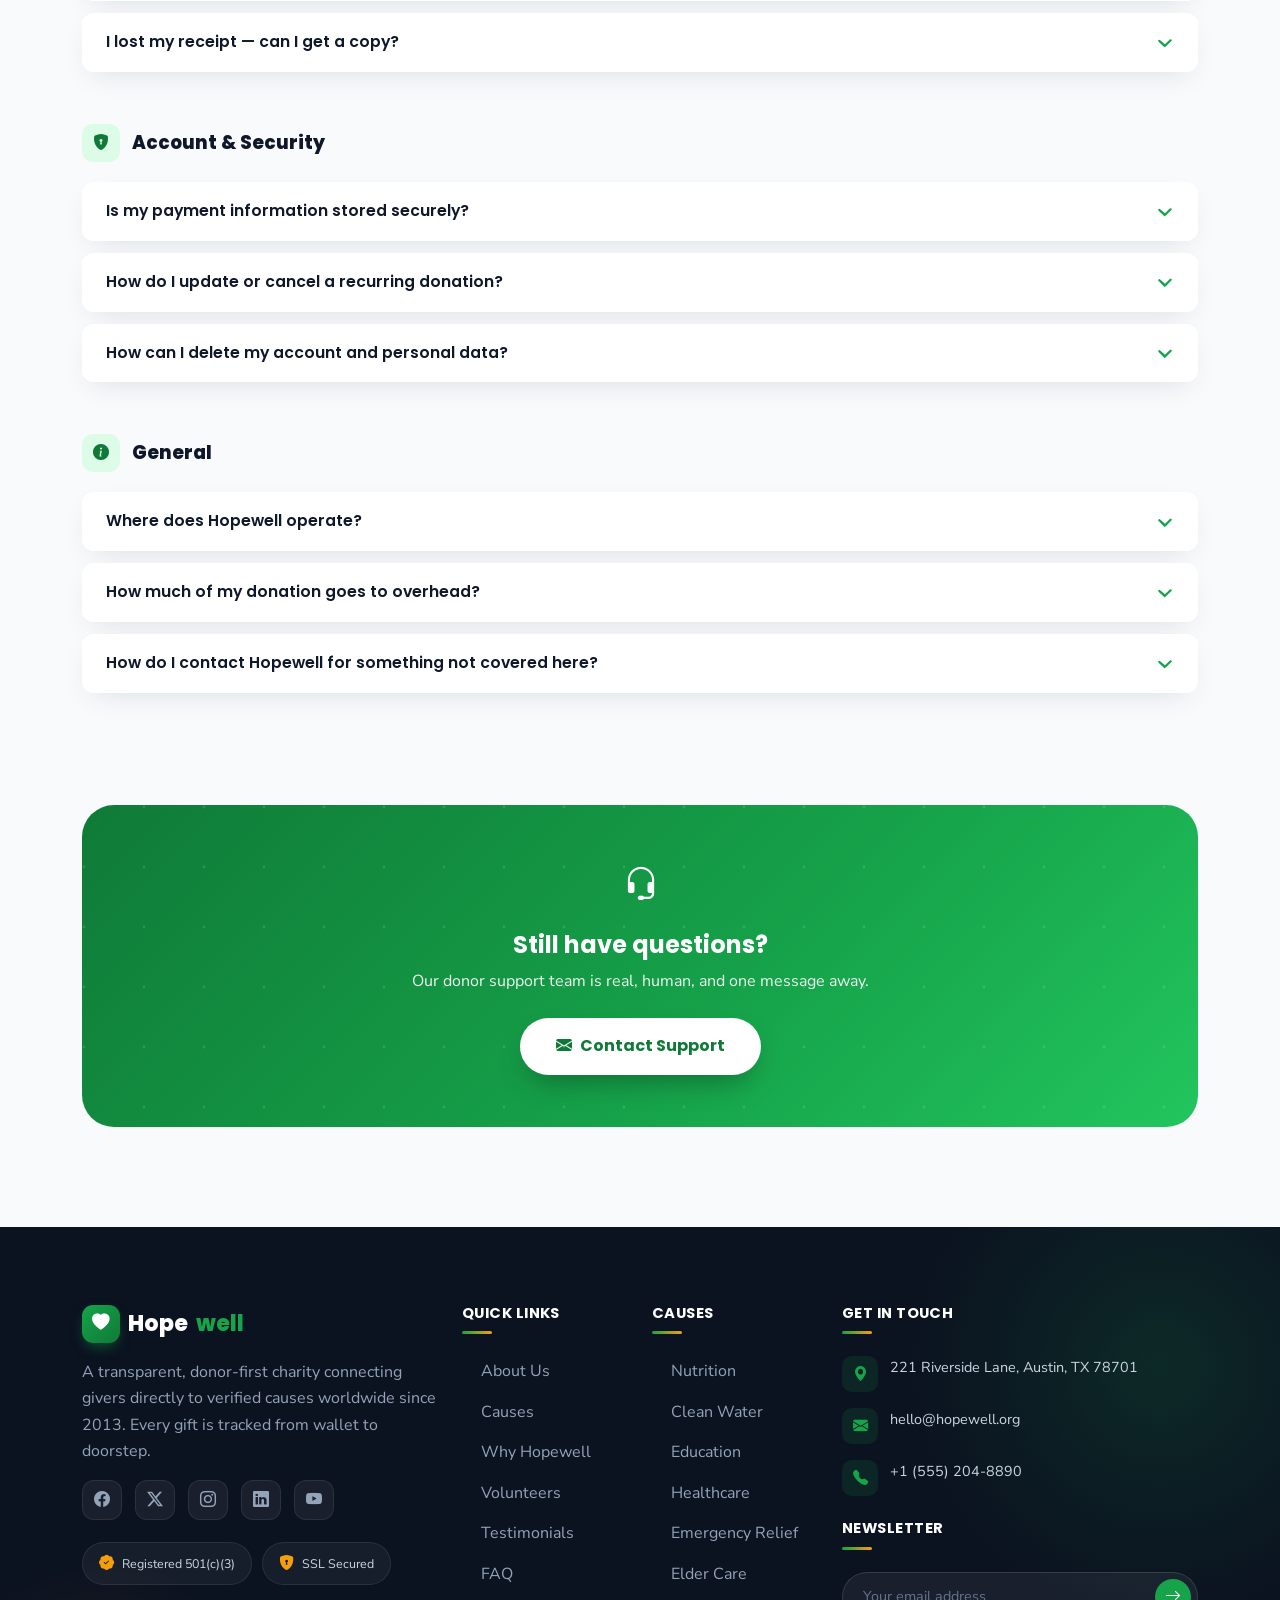
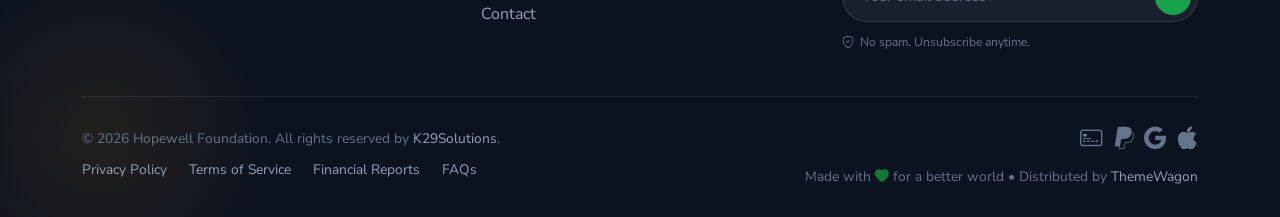
<file: faq.html>
<!DOCTYPE html>
<html lang="en">
<head>
<meta charset="UTF-8">
<meta name="viewport" content="width=device-width, initial-scale=1.0">
<title>FAQ &mdash; Hopewell</title>
<meta name="description" content="Answers about donating, volunteering, tax receipts, and account security at Hopewell.">
<!-- Google Fonts -->

<link rel="preconnect" href="https://fonts.googleapis.com">
<link rel="preconnect" href="https://fonts.gstatic.com" crossorigin>
<link href="https://fonts.googleapis.com/css2?family=Poppins:wght@400;500;600;700;800&family=Nunito+Sans:wght@400;500;600;700&display=swap" rel="stylesheet">

<!-- Bootstrap -->
<link href="assets/styles/bootstrap.min.css" rel="stylesheet">
<!-- Bootstrap Icons -->
<link rel="stylesheet" href="https://cdn.jsdelivr.net/npm/bootstrap-icons@1.11.3/font/bootstrap-icons.css">
<!-- AOS -->
<link href="https://unpkg.com/aos@2.3.1/dist/aos.css" rel="stylesheet">
<link href="assets/styles/style.css" rel="stylesheet" />
<link rel="icon" type="image/x-icon" href="assets/img/hand-heart.png">

</head>
<body>
<!-- ============================================
     PRELOADER
============================================ -->
<div id="preloader" aria-hidden="true">
  <div class="preload-ring"><i class="bi bi-heart-fill preload-heart"></i></div>
  <div class="preload-text">LOADING HOPE&hellip;</div>
</div>
<nav class="navbar navbar-expand-lg navbar-hw" id="mainNav">
  <div class="container">
    <a class="hw-logo" href="index.html">
      <span class="hw-logo-mark"><i class="bi bi-heart-fill"></i></span>
      Hope<span class="dot">well</span>
    </a>
    <button class="navbar-toggler border-0" type="button" data-bs-toggle="collapse" data-bs-target="#navMenu" aria-label="Toggle navigation">
      <i class="bi bi-list fs-2"></i>
    </button>
    <div class="collapse navbar-collapse" id="navMenu">
      <ul class="navbar-nav nav-hw mx-auto mt-3 mt-lg-0">
        <li class="nav-item"><a class="nav-link" href="index.html">Home</a></li>
        <li class="nav-item"><a class="nav-link" href="index.html#about">About</a></li>
        <li class="nav-item"><a class="nav-link" href="index.html#causes">Causes</a></li>
        <li class="nav-item"><a class="nav-link" href="index.html#volunteers">Volunteers</a></li>
        <li class="nav-item"><a class="nav-link" href="index.html#testimonials">Testimonials</a></li>
        <li class="nav-item"><a class="nav-link" href="index.html#contact">Contact</a></li>
      </ul>
      <a href="index.html#causes" class="btn-hw-primary d-none d-lg-inline-flex">Donate Now <i class="bi bi-arrow-right"></i></a>
    </div>
  </div>
</nav>

<!-- ============================================
     PAGE HEADER
============================================ -->
<header class="policy-hero" id="home">
  <div class="hero-glow"></div>
  <div class="container position-relative text-center" data-aos="fade-up">
    <span class="eyebrow"><i class="bi bi-question-circle-fill"></i> Help Center</span>
    <h1 class="hero-title mt-3 mx-auto" style="font-size:clamp(2rem,4vw,2.9rem);max-width:700px;">Frequently Asked Questions</h1>
    <p class="hero-lead mt-3 mx-auto text-center">Answers about donating, volunteering, tax receipts, and how Hopewell keeps your giving safe and transparent.</p>

    <div class="faq-search mt-4" data-aos="fade-up" data-aos-delay="100">
      <i class="bi bi-search"></i>
      <input type="text" id="faqSearch" placeholder="Search questions, e.g. 'tax receipt' or 'recurring donation'" aria-label="Search FAQs">
      <button class="clear-btn" id="faqClear" type="button" aria-label="Clear search"><i class="bi bi-x-lg"></i></button>
    </div>
  </div>
</header>

<!-- ============================================
     CATEGORY FILTER
============================================ -->
<section class="pb-0" style="padding-top:20px;">
  <div class="container">
    <div class="faq-cats" data-aos="fade-up">
      <button class="faq-cat-btn active" data-cat="all" type="button"><i class="bi bi-grid-fill"></i>All</button>
      <button class="faq-cat-btn" data-cat="donations" type="button"><i class="bi bi-heart-fill"></i>Donations</button>
      <button class="faq-cat-btn" data-cat="volunteering" type="button"><i class="bi bi-people-fill"></i>Volunteering</button>
      <button class="faq-cat-btn" data-cat="tax" type="button"><i class="bi bi-file-earmark-text-fill"></i>Tax &amp; Receipts</button>
      <button class="faq-cat-btn" data-cat="account" type="button"><i class="bi bi-shield-lock-fill"></i>Account &amp; Security</button>
      <button class="faq-cat-btn" data-cat="general" type="button"><i class="bi bi-info-circle-fill"></i>General</button>
    </div>
  </div>
</section>

<!-- ============================================
     FAQ CONTENT
============================================ -->
<section class="section-pad">
  <div class="container">

    <!-- DONATIONS -->
    <div class="faq-group" data-group="donations">
      <div class="faq-group-title"><span class="gi"><i class="bi bi-heart-fill"></i></span>Donations</div>
      <div class="accordion faq-accordion" id="accDonations">

        <div class="faq-item" data-cat="donations" data-aos="fade-up">
          <div class="accordion-item">
            <h2 class="accordion-header">
              <button class="accordion-button collapsed" type="button" data-bs-toggle="collapse" data-bs-target="#q1">
                How do I know my donation actually reaches the cause?
              </button>
            </h2>
            <div id="q1" class="accordion-collapse collapse" data-bs-parent="#accDonations">
              <div class="accordion-body">Every campaign on Hopewell is run through a verified NGO partner that reports disbursements weekly. You can track your specific donation's progress from your donor dashboard, and every campaign page shows real-time raised vs. goal totals.</div>
            </div>
          </div>
        </div>

        <div class="faq-item" data-cat="donations" data-aos="fade-up">
          <div class="accordion-item">
            <h2 class="accordion-header">
              <button class="accordion-button collapsed" type="button" data-bs-toggle="collapse" data-bs-target="#q2">
                Can I set up a recurring monthly donation?
              </button>
            </h2>
            <div id="q2" class="accordion-collapse collapse" data-bs-parent="#accDonations">
              <div class="accordion-body">Yes. During checkout, select "Monthly" instead of "One-time" and your card will be charged automatically each month. You can pause, change the amount, or cancel anytime from your donor account.</div>
            </div>
          </div>
        </div>

        <div class="faq-item" data-cat="donations" data-aos="fade-up">
          <div class="accordion-item">
            <h2 class="accordion-header">
              <button class="accordion-button collapsed" type="button" data-bs-toggle="collapse" data-bs-target="#q3">
                What payment methods do you accept?
              </button>
            </h2>
            <div id="q3" class="accordion-collapse collapse" data-bs-parent="#accDonations">
              <div class="accordion-body">We accept all major credit and debit cards, PayPal, Google Pay, and Apple Pay. All transactions are processed through PCI-DSS-compliant, encrypted payment gateways.</div>
            </div>
          </div>
        </div>

        <div class="faq-item" data-cat="donations" data-aos="fade-up">
          <div class="accordion-item">
            <h2 class="accordion-header">
              <button class="accordion-button collapsed" type="button" data-bs-toggle="collapse" data-bs-target="#q4">
                Is there a minimum donation amount?
              </button>
            </h2>
            <div id="q4" class="accordion-collapse collapse" data-bs-parent="#accDonations">
              <div class="accordion-body">No minimum &mdash; every contribution helps, no matter the size. Some campaigns suggest preset amounts, but you're always free to enter a custom figure.</div>
            </div>
          </div>
        </div>

        <div class="faq-item" data-cat="donations" data-aos="fade-up">
          <div class="accordion-item">
            <h2 class="accordion-header">
              <button class="accordion-button collapsed" type="button" data-bs-toggle="collapse" data-bs-target="#q5">
                Can I donate on behalf of someone else, or in memory of a loved one?
              </button>
            </h2>
            <div id="q5" class="accordion-collapse collapse" data-bs-parent="#accDonations">
              <div class="accordion-body">Absolutely. During checkout you can dedicate your gift to someone and optionally send them (or their family) a notification card via email.</div>
            </div>
          </div>
        </div>

      </div>
    </div>

    <!-- VOLUNTEERING -->
    <div class="faq-group" data-group="volunteering">
      <div class="faq-group-title"><span class="gi"><i class="bi bi-people-fill"></i></span>Volunteering</div>
      <div class="accordion faq-accordion" id="accVolunteering">

        <div class="faq-item" data-cat="volunteering" data-aos="fade-up">
          <div class="accordion-item">
            <h2 class="accordion-header">
              <button class="accordion-button collapsed" type="button" data-bs-toggle="collapse" data-bs-target="#q6">
                How do I apply to become a volunteer?
              </button>
            </h2>
            <div id="q6" class="accordion-collapse collapse" data-bs-parent="#accVolunteering">
              <div class="accordion-body">Head to our Volunteers section and submit the interest form. Our team reviews applications weekly and will reach out with next steps, including any required orientation or background screening.</div>
            </div>
          </div>
        </div>

        <div class="faq-item" data-cat="volunteering" data-aos="fade-up">
          <div class="accordion-item">
            <h2 class="accordion-header">
              <button class="accordion-button collapsed" type="button" data-bs-toggle="collapse" data-bs-target="#q7">
                Do you offer remote or virtual volunteering opportunities?
              </button>
            </h2>
            <div id="q7" class="accordion-collapse collapse" data-bs-parent="#accVolunteering">
              <div class="accordion-body">Yes &mdash; roles like translation, grant writing, social media support, and virtual tutoring are available remotely. Field-based roles (medical outreach, logistics) require on-site presence.</div>
            </div>
          </div>
        </div>

        <div class="faq-item" data-cat="volunteering" data-aos="fade-up">
          <div class="accordion-item">
            <h2 class="accordion-header">
              <button class="accordion-button collapsed" type="button" data-bs-toggle="collapse" data-bs-target="#q8">
                Is there a minimum time commitment?
              </button>
            </h2>
            <div id="q8" class="accordion-collapse collapse" data-bs-parent="#accVolunteering">
              <div class="accordion-body">Most roles ask for at least 3 months of consistent involvement so training investments pay off, though one-off event volunteering is available seasonally.</div>
            </div>
          </div>
        </div>

      </div>
    </div>

    <!-- TAX & RECEIPTS -->
    <div class="faq-group" data-group="tax">
      <div class="faq-group-title"><span class="gi"><i class="bi bi-file-earmark-text-fill"></i></span>Tax &amp; Receipts</div>
      <div class="accordion faq-accordion" id="accTax">

        <div class="faq-item" data-cat="tax" data-aos="fade-up">
          <div class="accordion-item">
            <h2 class="accordion-header">
              <button class="accordion-button collapsed" type="button" data-bs-toggle="collapse" data-bs-target="#q9">
                Is my donation tax-deductible?
              </button>
            </h2>
            <div id="q9" class="accordion-collapse collapse" data-bs-parent="#accTax">
              <div class="accordion-body">Hopewell is a registered 501(c)(3) nonprofit, so donations are generally tax-deductible to the extent allowed by law. Please consult a tax professional for guidance specific to your situation.</div>
            </div>
          </div>
        </div>

        <div class="faq-item" data-cat="tax" data-aos="fade-up">
          <div class="accordion-item">
            <h2 class="accordion-header">
              <button class="accordion-button collapsed" type="button" data-bs-toggle="collapse" data-bs-target="#q10">
                When will I receive my donation receipt?
              </button>
            </h2>
            <div id="q10" class="accordion-collapse collapse" data-bs-parent="#accTax">
              <div class="accordion-body">An electronic receipt is emailed to you immediately after your donation is processed. For recurring gifts, you'll also receive an annual summary each January.</div>
            </div>
          </div>
        </div>

        <div class="faq-item" data-cat="tax" data-aos="fade-up">
          <div class="accordion-item">
            <h2 class="accordion-header">
              <button class="accordion-button collapsed" type="button" data-bs-toggle="collapse" data-bs-target="#q11">
                I lost my receipt &mdash; can I get a copy?
              </button>
            </h2>
            <div id="q11" class="accordion-collapse collapse" data-bs-parent="#accTax">
              <div class="accordion-body">Yes, log into your donor account and visit "Donation History" to re-download any past receipt, or contact our support team and we'll resend it.</div>
            </div>
          </div>
        </div>

      </div>
    </div>

    <!-- ACCOUNT & SECURITY -->
    <div class="faq-group" data-group="account">
      <div class="faq-group-title"><span class="gi"><i class="bi bi-shield-lock-fill"></i></span>Account &amp; Security</div>
      <div class="accordion faq-accordion" id="accSecurity">

        <div class="faq-item" data-cat="account" data-aos="fade-up">
          <div class="accordion-item">
            <h2 class="accordion-header">
              <button class="accordion-button collapsed" type="button" data-bs-toggle="collapse" data-bs-target="#q12">
                Is my payment information stored securely?
              </button>
            </h2>
            <div id="q12" class="accordion-collapse collapse" data-bs-parent="#accSecurity">
              <div class="accordion-body">Yes. We never store full card numbers on our servers &mdash; all payments are handled by PCI-DSS-compliant processors with bank-grade encryption in transit and at rest.</div>
            </div>
          </div>
        </div>

        <div class="faq-item" data-cat="account" data-aos="fade-up">
          <div class="accordion-item">
            <h2 class="accordion-header">
              <button class="accordion-button collapsed" type="button" data-bs-toggle="collapse" data-bs-target="#q13">
                How do I update or cancel a recurring donation?
              </button>
            </h2>
            <div id="q13" class="accordion-collapse collapse" data-bs-parent="#accSecurity">
              <div class="accordion-body">Log into your donor account, go to "Recurring Donations," and adjust the amount, frequency, or cancel entirely &mdash; changes take effect on your next billing cycle.</div>
            </div>
          </div>
        </div>

        <div class="faq-item" data-cat="account" data-aos="fade-up">
          <div class="accordion-item">
            <h2 class="accordion-header">
              <button class="accordion-button collapsed" type="button" data-bs-toggle="collapse" data-bs-target="#q14">
                How can I delete my account and personal data?
              </button>
            </h2>
            <div id="q14" class="accordion-collapse collapse" data-bs-parent="#accSecurity">
              <div class="accordion-body">Contact us at hello@hopewell.org with your request. We'll process deletion in line with our Privacy Policy, subject to any records we're legally required to retain for tax purposes.</div>
            </div>
          </div>
        </div>

      </div>
    </div>

    <!-- GENERAL -->
    <div class="faq-group mb-0" data-group="general">
      <div class="faq-group-title"><span class="gi"><i class="bi bi-info-circle-fill"></i></span>General</div>
      <div class="accordion faq-accordion" id="accGeneral">

        <div class="faq-item" data-cat="general" data-aos="fade-up">
          <div class="accordion-item">
            <h2 class="accordion-header">
              <button class="accordion-button collapsed" type="button" data-bs-toggle="collapse" data-bs-target="#q15">
                Where does Hopewell operate?
              </button>
            </h2>
            <div id="q15" class="accordion-collapse collapse" data-bs-parent="#accGeneral">
              <div class="accordion-body">Hopewell partners with local, verified NGOs across 40 countries, covering nutrition, clean water, education, healthcare, and emergency relief programs.</div>
            </div>
          </div>
        </div>

        <div class="faq-item" data-cat="general" data-aos="fade-up">
          <div class="accordion-item">
            <h2 class="accordion-header">
              <button class="accordion-button collapsed" type="button" data-bs-toggle="collapse" data-bs-target="#q16">
                How much of my donation goes to overhead?
              </button>
            </h2>
            <div id="q16" class="accordion-collapse collapse" data-bs-parent="#accGeneral">
              <div class="accordion-body">84% of every dollar goes directly to program services, 9% to fundraising, and 7% to administration &mdash; see our <a href="financial-reports.html">Financial Reports</a> page for the full audited breakdown.</div>
            </div>
          </div>
        </div>

        <div class="faq-item" data-cat="general" data-aos="fade-up">
          <div class="accordion-item">
            <h2 class="accordion-header">
              <button class="accordion-button collapsed" type="button" data-bs-toggle="collapse" data-bs-target="#q17">
                How do I contact Hopewell for something not covered here?
              </button>
            </h2>
            <div id="q17" class="accordion-collapse collapse" data-bs-parent="#accGeneral">
              <div class="accordion-body">Reach our support team anytime at hello@hopewell.org or +1 (555) 204-8890, or use the contact form on our homepage &mdash; we typically respond within one business day.</div>
            </div>
          </div>
        </div>

      </div>
    </div>

    <div class="faq-empty" id="faqEmpty">
      <i class="bi bi-search"></i>
      <div class="fw-bold font-display">No matching questions</div>
      <div class="small">Try a different search term, or browse all categories above.</div>
    </div>

  </div>
</section>

<!-- ============================================
     SUPPORT CTA
============================================ -->
<section class="section-pad pt-0">
  <div class="container">
    <div class="faq-cta" data-aos="zoom-in">
      <div class="content">
        <i class="bi bi-headset" style="font-size:2.2rem;"></i>
        <h3 class="font-display fw-bold mt-3 mb-2" style="font-size:1.5rem;">Still have questions?</h3>
        <p class="mb-4" style="opacity:.92;">Our donor support team is real, human, and one message away.</p>
        <a href="index.html#contact" class="btn-cta" style="display:inline-flex;align-items:center;gap:8px;"><i class="bi bi-envelope-fill"></i> Contact Support</a>
      </div>
    </div>
  </div>
</section>

<!-- ============================================
     MOBILE STICKY DONATE BAR
============================================ -->
<div class="mobile-donate-bar">
  <a href="index.html#causes" class="btn-hw-primary">Donate Now <i class="bi bi-heart-fill"></i></a>
</div>

<!-- ============================================
     SCROLL TO TOP
============================================ -->
<div id="scrollTop" role="button" aria-label="Scroll to top" tabindex="0">
  <svg viewBox="0 0 52 52"><circle cx="26" cy="26" r="23"></circle><circle class="progress" cx="26" cy="26" r="23"></circle></svg>
  <i class="bi bi-arrow-up"></i>
</div>

<footer class="footer-hw">
  <svg class="footer-wave" viewBox="0 0 1440 70" preserveAspectRatio="none" xmlns="http://www.w3.org/2000/svg" aria-hidden="true">
    <path fill="#0B1220" d="M0,32 C240,70 480,0 720,18 C960,36 1200,70 1440,26 L1440,70 L0,70 Z"></path>
  </svg>
  <span class="footer-glow"></span>
  <span class="footer-glow-2"></span>
  <div class="container footer-top">
    <div class="row g-4">
      <div class="col-lg-4 col-md-6">
        <a class="hw-logo text-white" href="index.html">
          <span class="hw-logo-mark"><i class="bi bi-heart-fill"></i></span>
          Hope<span class="dot" style="color:var(--clr-primary);">well</span>
        </a>
        <p class="mt-3">A transparent, donor-first charity connecting givers directly to verified causes worldwide since 2013. Every gift is tracked from wallet to doorstep.</p>
        <div class="footer-social mt-3">
          <a href="#" aria-label="Facebook"><i class="bi bi-facebook"></i></a>
          <a href="#" aria-label="Twitter / X"><i class="bi bi-twitter-x"></i></a>
          <a href="#" aria-label="Instagram"><i class="bi bi-instagram"></i></a>
          <a href="#" aria-label="LinkedIn"><i class="bi bi-linkedin"></i></a>
          <a href="#" aria-label="YouTube"><i class="bi bi-youtube"></i></a>
        </div>
        <div class="footer-badges">
          <span class="footer-badge"><i class="bi bi-patch-check-fill"></i> Registered 501(c)(3)</span>
          <span class="footer-badge"><i class="bi bi-shield-lock-fill"></i> SSL Secured</span>
        </div>
      </div>

      <div class="col-6 col-md-3 col-lg-2">
        <h6>Quick Links</h6>
        <ul>
          <li><a class="footer-link" href="index.html#about"><i class="bi bi-caret-right-fill"></i>About Us</a></li>
          <li><a class="footer-link" href="index.html#causes"><i class="bi bi-caret-right-fill"></i>Causes</a></li>
          <li><a class="footer-link" href="index.html#why"><i class="bi bi-caret-right-fill"></i>Why Hopewell</a></li>
          <li><a class="footer-link" href="index.html#volunteers"><i class="bi bi-caret-right-fill"></i>Volunteers</a></li>
          <li><a class="footer-link" href="index.html#testimonials"><i class="bi bi-caret-right-fill"></i>Testimonials</a></li>
          <li><a class="footer-link" href="faq.html"><i class="bi bi-caret-right-fill"></i>FAQ</a></li>
          <li><a class="footer-link" href="index.html#contact"><i class="bi bi-caret-right-fill"></i>Contact</a></li>
        </ul>
      </div>

      <div class="col-6 col-md-3 col-lg-2">
        <h6>Causes</h6>
        <ul>
          <li><a class="footer-link" href="index.html#causes"><i class="bi bi-caret-right-fill"></i>Nutrition</a></li>
          <li><a class="footer-link" href="index.html#causes"><i class="bi bi-caret-right-fill"></i>Clean Water</a></li>
          <li><a class="footer-link" href="index.html#causes"><i class="bi bi-caret-right-fill"></i>Education</a></li>
          <li><a class="footer-link" href="index.html#causes"><i class="bi bi-caret-right-fill"></i>Healthcare</a></li>
          <li><a class="footer-link" href="index.html#causes"><i class="bi bi-caret-right-fill"></i>Emergency Relief</a></li>
          <li><a class="footer-link" href="index.html#causes"><i class="bi bi-caret-right-fill"></i>Elder Care</a></li>
        </ul>
      </div>

      <div class="col-md-6 col-lg-4">
        <h6>Get In Touch</h6>
        <div class="footer-contact-item">
          <span class="ic"><i class="bi bi-geo-alt-fill"></i></span>
          <span>221 Riverside Lane, Austin, TX 78701</span>
        </div>
        <div class="footer-contact-item">
          <span class="ic"><i class="bi bi-envelope-fill"></i></span>
          <span>hello@hopewell.org</span>
        </div>
        <div class="footer-contact-item">
          <span class="ic"><i class="bi bi-telephone-fill"></i></span>
          <span>+1 (555) 204-8890</span>
        </div>
        <h6 class="mt-4">Newsletter</h6>
        <div class="newsletter-input">
          <input type="email" placeholder="Your email address" aria-label="Email for newsletter">
          <button type="button" aria-label="Subscribe"><i class="bi bi-arrow-right"></i></button>
        </div>
        <div class="newsletter-note"><i class="bi bi-shield-check"></i> No spam. Unsubscribe anytime.</div>
      </div>
    </div>

    <div class="footer-divider"></div>
    <div class="footer-bottom d-flex flex-wrap justify-content-between align-items-center gap-3">
      <div>
        <div>&copy; 2026 Hopewell Foundation. All rights reserved by <a href="https://www.templatemonster.com/authors/k29solutions/" target="_blank" rel="noopener noreferrer">K29Solutions</a>.</div>
        <div class="footer-bottom-links mt-2">
          <a href="privacy-policy.html">Privacy Policy</a>
          <a href="terms-of-service.html">Terms of Service</a>
          <a href="financial-reports.html">Financial Reports</a>
          <a href="faq.html">FAQs</a>
        </div>
      </div>
      <div class="text-md-end">
        <div class="footer-payments justify-content-md-end mb-2">
          <i class="bi bi-credit-card-2-front" title="Cards accepted"></i>
          <i class="bi bi-paypal" title="PayPal accepted"></i>
          <i class="bi bi-google" title="Google Pay accepted"></i>
          <i class="bi bi-apple" title="Apple Pay accepted"></i>
        </div>
        <div>Made with <i class="bi bi-heart-fill text-primary-hw"></i> for a better world &bull; Distributed by <a href="https://www.themewagon.com" target="_blank" rel="noopener noreferrer">ThemeWagon</a></div>
      </div>
    </div>
  </div>
</footer>



<!-- Bootstrap Bundle -->
<script src="assets/scripts/bootstrap.bundle.min.js"></script>
<!-- AOS -->
<script src="https://unpkg.com/aos@2.3.1/dist/aos.js"></script>
<script src="assets/scripts/script.js"></script>

</body>
</html>
</file>
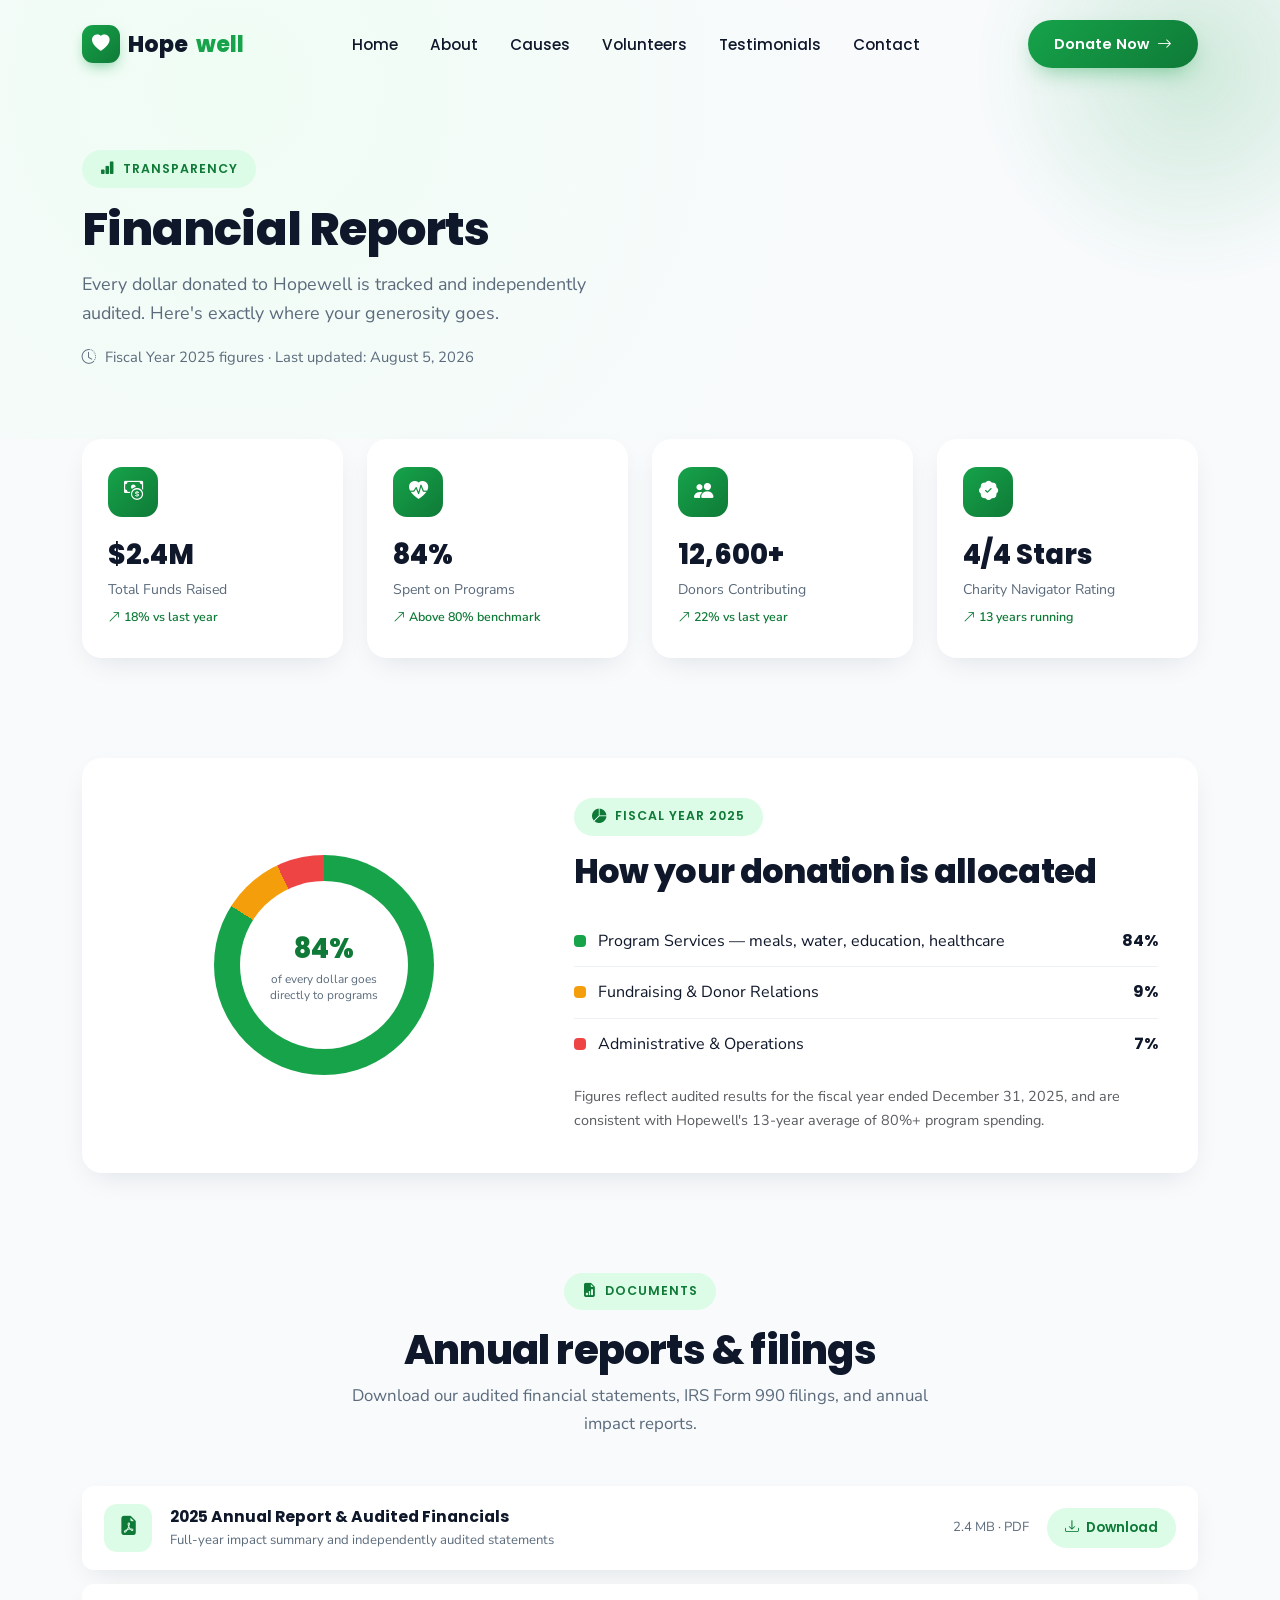
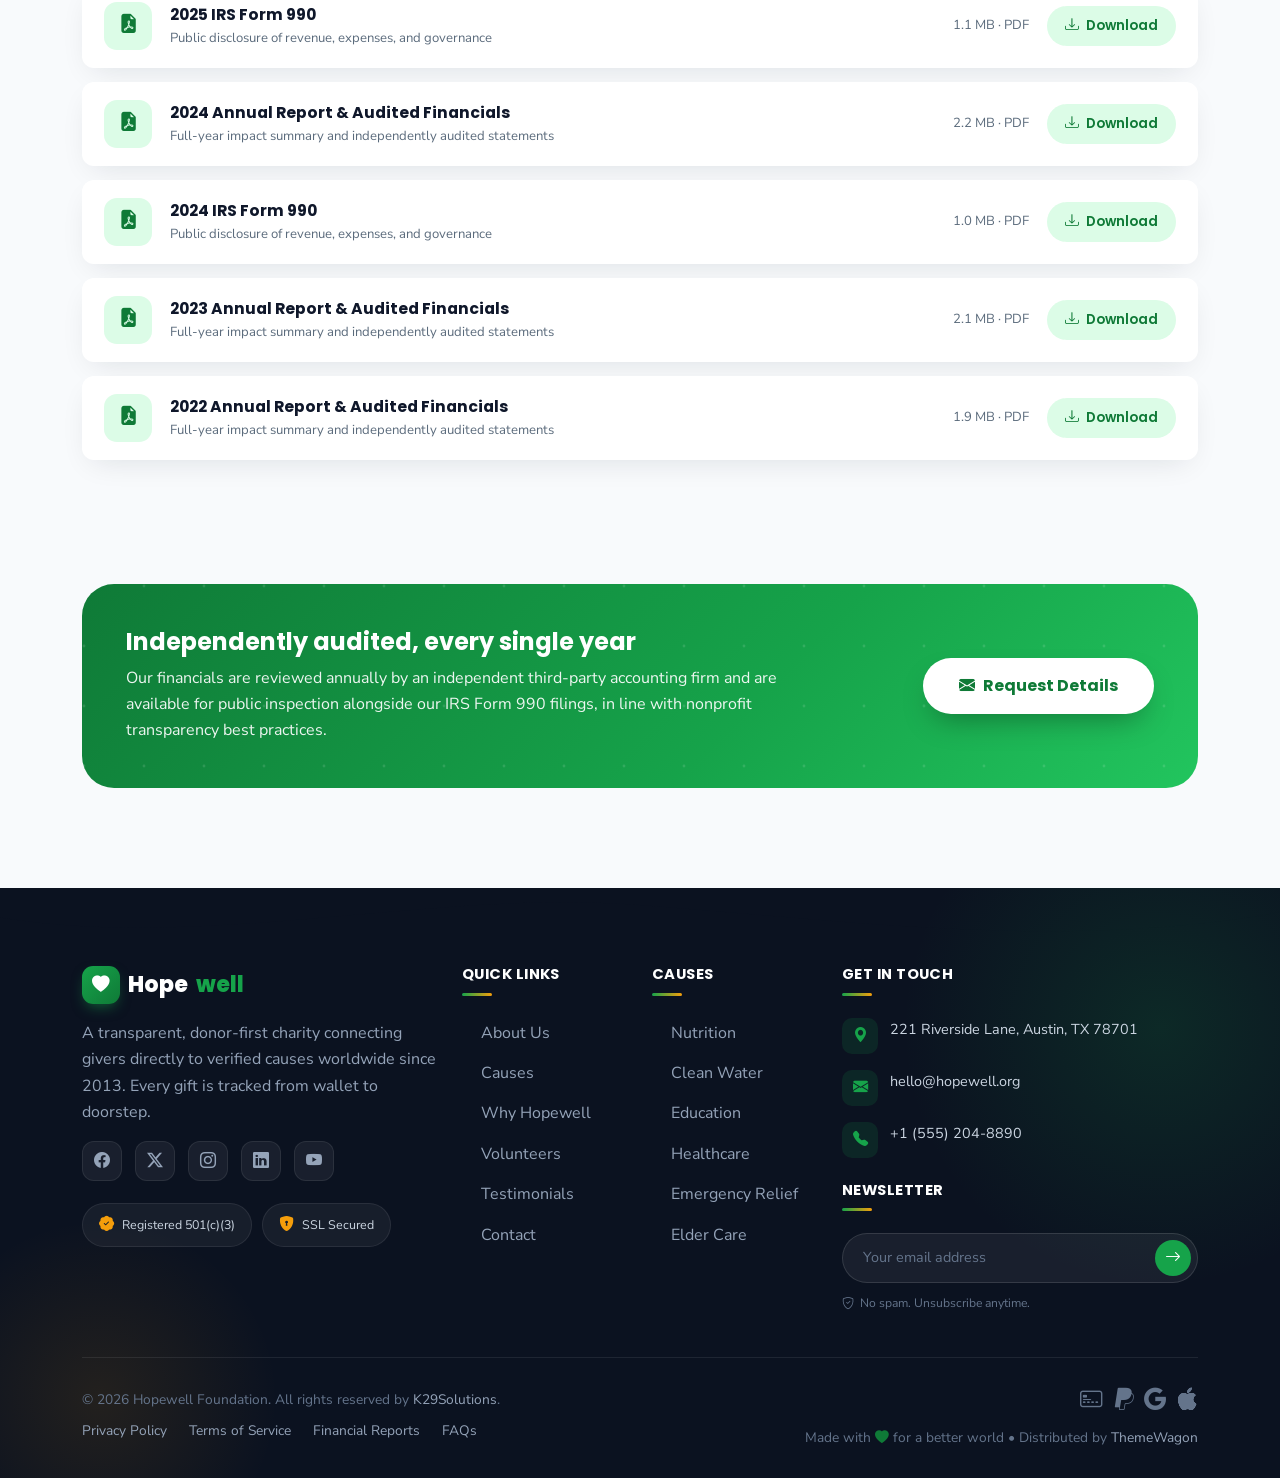
<file: financial-reports.html>
<!DOCTYPE html>
<html lang="en">
<head>
<meta charset="UTF-8">
<meta name="viewport" content="width=device-width, initial-scale=1.0">
<title>Financial Reports &mdash; Hopewell</title>
<meta name="description" content="View Hopewell's audited financial statements, fund allocation breakdown, and annual IRS Form 990 filings.">

<!-- Google Fonts -->
<link rel="preconnect" href="https://fonts.googleapis.com">
<link rel="preconnect" href="https://fonts.gstatic.com" crossorigin>
<link href="https://fonts.googleapis.com/css2?family=Poppins:wght@400;500;600;700;800&family=Nunito+Sans:wght@400;500;600;700&display=swap" rel="stylesheet">

<!-- Bootstrap -->
<link href="assets/bootstrap.min.css" rel="stylesheet">
<!-- Bootstrap Icons -->
<link rel="stylesheet" href="https://cdn.jsdelivr.net/npm/bootstrap-icons@1.11.3/font/bootstrap-icons.css">
<!-- AOS -->
<link href="https://unpkg.com/aos@2.3.1/dist/aos.css" rel="stylesheet">
<link href="assets/style.css" rel="stylesheet" />
<link rel="icon" type="image/x-icon" href="assets/hand-heart.png">


</head>
<body>
<!-- ============================================
     PRELOADER
============================================ -->
<div id="preloader" aria-hidden="true">
  <div class="preload-ring"><i class="bi bi-heart-fill preload-heart"></i></div>
  <div class="preload-text">LOADING HOPE&hellip;</div>
</div>
<nav class="navbar navbar-expand-lg navbar-hw" id="mainNav">
  <div class="container">
    <a class="hw-logo" href="index.html">
      <span class="hw-logo-mark"><i class="bi bi-heart-fill"></i></span>
      Hope<span class="dot">well</span>
    </a>
    <button class="navbar-toggler border-0" type="button" data-bs-toggle="collapse" data-bs-target="#navMenu" aria-label="Toggle navigation">
      <i class="bi bi-list fs-2"></i>
    </button>
    <div class="collapse navbar-collapse" id="navMenu">
      <ul class="navbar-nav nav-hw mx-auto mt-3 mt-lg-0">
        <li class="nav-item"><a class="nav-link" href="index.html">Home</a></li>
        <li class="nav-item"><a class="nav-link" href="index.html#about">About</a></li>
        <li class="nav-item"><a class="nav-link" href="index.html#causes">Causes</a></li>
        <li class="nav-item"><a class="nav-link" href="index.html#volunteers">Volunteers</a></li>
        <li class="nav-item"><a class="nav-link" href="index.html#testimonials">Testimonials</a></li>
        <li class="nav-item"><a class="nav-link" href="index.html#contact">Contact</a></li>
      </ul>
      <a href="index.html#causes" class="btn-hw-primary d-none d-lg-inline-flex">Donate Now <i class="bi bi-arrow-right"></i></a>
    </div>
  </div>
</nav>

<!-- ============================================
     PAGE HEADER
============================================ -->
<header class="policy-hero" id="home">
  <div class="hero-glow"></div>
  <div class="container position-relative" data-aos="fade-up">
    <span class="eyebrow"><i class="bi bi-bar-chart-fill"></i> Transparency</span>
    <h1 class="hero-title mt-3" style="font-size:clamp(2rem,4vw,2.9rem);">Financial Reports</h1>
    <p class="hero-lead mt-3">Every dollar donated to Hopewell is tracked and independently audited. Here's exactly where your generosity goes.</p>
    <div class="policy-updated mt-3"><i class="bi bi-clock-history me-1"></i> Fiscal Year 2025 figures &middot; Last updated: August 5, 2026</div>
  </div>
</header>

<!-- ============================================
     SUMMARY STATS
============================================ -->
<section class="pb-0" style="padding-top:0;">
  <div class="container">
    <div class="row g-4">
      <div class="col-6 col-lg-3" data-aos="fade-up">
        <div class="fin-stat-card">
          <div class="fin-stat-ic"><i class="bi bi-cash-coin"></i></div>
          <div class="fin-stat-val">$2.4M</div>
          <div class="fin-stat-label">Total Funds Raised</div>
          <div class="fin-stat-trend up"><i class="bi bi-arrow-up-right"></i> 18% vs last year</div>
        </div>
      </div>
      <div class="col-6 col-lg-3" data-aos="fade-up" data-aos-delay="80">
        <div class="fin-stat-card">
          <div class="fin-stat-ic"><i class="bi bi-heart-pulse-fill"></i></div>
          <div class="fin-stat-val">84%</div>
          <div class="fin-stat-label">Spent on Programs</div>
          <div class="fin-stat-trend up"><i class="bi bi-arrow-up-right"></i> Above 80% benchmark</div>
        </div>
      </div>
      <div class="col-6 col-lg-3" data-aos="fade-up" data-aos-delay="160">
        <div class="fin-stat-card">
          <div class="fin-stat-ic"><i class="bi bi-people-fill"></i></div>
          <div class="fin-stat-val">12,600+</div>
          <div class="fin-stat-label">Donors Contributing</div>
          <div class="fin-stat-trend up"><i class="bi bi-arrow-up-right"></i> 22% vs last year</div>
        </div>
      </div>
      <div class="col-6 col-lg-3" data-aos="fade-up" data-aos-delay="240">
        <div class="fin-stat-card">
          <div class="fin-stat-ic"><i class="bi bi-patch-check-fill"></i></div>
          <div class="fin-stat-val">4/4 Stars</div>
          <div class="fin-stat-label">Charity Navigator Rating</div>
          <div class="fin-stat-trend up"><i class="bi bi-arrow-up-right"></i> 13 years running</div>
        </div>
      </div>
    </div>
  </div>
</section>

<!-- ============================================
     ALLOCATION BREAKDOWN
============================================ -->
<section class="section-pad">
  <div class="container">
    <div class="allocation-panel" data-aos="fade-up">
      <div class="row align-items-center g-5">
        <div class="col-lg-5 text-center">
          <div class="allocation-ring">
            <div class="allocation-ring-label">
              <span class="big">84%</span>
              <span class="small">of every dollar goes directly to programs</span>
            </div>
          </div>
        </div>
        <div class="col-lg-7">
          <span class="eyebrow"><i class="bi bi-pie-chart-fill"></i> Fiscal Year 2025</span>
          <h2 class="section-title mt-3 mb-4" style="font-size:clamp(1.6rem,2.8vw,2.1rem);">How your donation is allocated</h2>
          <ul class="allocation-legend">
            <li><span class="allocation-dot" style="background:var(--clr-primary);"></span> Program Services &mdash; meals, water, education, healthcare <span class="pct">84%</span></li>
            <li><span class="allocation-dot" style="background:var(--clr-secondary);"></span> Fundraising &amp; Donor Relations <span class="pct">9%</span></li>
            <li><span class="allocation-dot" style="background:var(--clr-accent);"></span> Administrative &amp; Operations <span class="pct">7%</span></li>
          </ul>
          <p class="text-muted mt-3 mb-0" style="font-size:.9rem;">Figures reflect audited results for the fiscal year ended December 31, 2025, and are consistent with Hopewell's 13-year average of 80%+ program spending.</p>
        </div>
      </div>
    </div>
  </div>
</section>

<!-- ============================================
     ANNUAL REPORTS / DOWNLOADS
============================================ -->
<section class="section-pad pt-0" id="reports">
  <div class="container">
    <div class="text-center mx-auto mb-5" style="max-width:640px;" data-aos="fade-up">
      <span class="eyebrow"><i class="bi bi-file-earmark-bar-graph-fill"></i> Documents</span>
      <h2 class="section-title mt-3" style="font-size:clamp(1.8rem,3.2vw,2.5rem);">Annual reports &amp; filings</h2>
      <p class="section-sub mx-auto mt-2">Download our audited financial statements, IRS Form 990 filings, and annual impact reports.</p>
    </div>

    <div data-aos="fade-up">
      <div class="report-row">
        <span class="report-ic"><i class="bi bi-file-earmark-pdf-fill"></i></span>
        <div class="report-meta">
          <div class="report-title">2025 Annual Report &amp; Audited Financials</div>
          <div class="report-sub">Full-year impact summary and independently audited statements</div>
        </div>
        <span class="report-size">2.4 MB &middot; PDF</span>
        <button class="btn-report" type="button" data-report="2025 Annual Report"><i class="bi bi-download"></i> Download</button>
      </div>
      <div class="report-row">
        <span class="report-ic"><i class="bi bi-file-earmark-pdf-fill"></i></span>
        <div class="report-meta">
          <div class="report-title">2025 IRS Form 990</div>
          <div class="report-sub">Public disclosure of revenue, expenses, and governance</div>
        </div>
        <span class="report-size">1.1 MB &middot; PDF</span>
        <button class="btn-report" type="button" data-report="2025 Form 990"><i class="bi bi-download"></i> Download</button>
      </div>
      <div class="report-row">
        <span class="report-ic"><i class="bi bi-file-earmark-pdf-fill"></i></span>
        <div class="report-meta">
          <div class="report-title">2024 Annual Report &amp; Audited Financials</div>
          <div class="report-sub">Full-year impact summary and independently audited statements</div>
        </div>
        <span class="report-size">2.2 MB &middot; PDF</span>
        <button class="btn-report" type="button" data-report="2024 Annual Report"><i class="bi bi-download"></i> Download</button>
      </div>
      <div class="report-row">
        <span class="report-ic"><i class="bi bi-file-earmark-pdf-fill"></i></span>
        <div class="report-meta">
          <div class="report-title">2024 IRS Form 990</div>
          <div class="report-sub">Public disclosure of revenue, expenses, and governance</div>
        </div>
        <span class="report-size">1.0 MB &middot; PDF</span>
        <button class="btn-report" type="button" data-report="2024 Form 990"><i class="bi bi-download"></i> Download</button>
      </div>
      <div class="report-row">
        <span class="report-ic"><i class="bi bi-file-earmark-pdf-fill"></i></span>
        <div class="report-meta">
          <div class="report-title">2023 Annual Report &amp; Audited Financials</div>
          <div class="report-sub">Full-year impact summary and independently audited statements</div>
        </div>
        <span class="report-size">2.1 MB &middot; PDF</span>
        <button class="btn-report" type="button" data-report="2023 Annual Report"><i class="bi bi-download"></i> Download</button>
      </div>
      <div class="report-row mb-0">
        <span class="report-ic"><i class="bi bi-file-earmark-pdf-fill"></i></span>
        <div class="report-meta">
          <div class="report-title">2022 Annual Report &amp; Audited Financials</div>
          <div class="report-sub">Full-year impact summary and independently audited statements</div>
        </div>
        <span class="report-size">1.9 MB &middot; PDF</span>
        <button class="btn-report" type="button" data-report="2022 Annual Report"><i class="bi bi-download"></i> Download</button>
      </div>
    </div>
    <div id="reportStatus" class="text-center mt-4" role="status" aria-live="polite"></div>
  </div>
</section>

<!-- ============================================
     AUDIT / TRUST STRIP
============================================ -->
<section class="section-pad pt-0">
  <div class="container">
    <div class="audit-strip" data-aos="zoom-in">
      <div class="content row align-items-center g-4">
        <div class="col-lg-8">
          <h3 class="font-display fw-bold mb-2" style="font-size:1.5rem;">Independently audited, every single year</h3>
          <p class="mb-0" style="opacity:.92;">Our financials are reviewed annually by an independent third-party accounting firm and are available for public inspection alongside our IRS Form 990 filings, in line with nonprofit transparency best practices.</p>
        </div>
        <div class="col-lg-4 text-lg-end">
          <a href="index.html#contact" class="btn-cta" style="display:inline-flex;align-items:center;gap:8px;"><i class="bi bi-envelope-fill"></i> Request Details</a>
        </div>
      </div>
    </div>
  </div>
</section>

<!-- ============================================
     MOBILE STICKY DONATE BAR
============================================ -->
<div class="mobile-donate-bar">
  <a href="index.html#causes" class="btn-hw-primary">Donate Now <i class="bi bi-heart-fill"></i></a>
</div>

<!-- ============================================
     SCROLL TO TOP
============================================ -->
<div id="scrollTop" role="button" aria-label="Scroll to top" tabindex="0">
  <svg viewBox="0 0 52 52"><circle cx="26" cy="26" r="23"></circle><circle class="progress" cx="26" cy="26" r="23"></circle></svg>
  <i class="bi bi-arrow-up"></i>
</div>

<footer class="footer-hw">
  <svg class="footer-wave" viewBox="0 0 1440 70" preserveAspectRatio="none" xmlns="http://www.w3.org/2000/svg" aria-hidden="true">
    <path fill="#0B1220" d="M0,32 C240,70 480,0 720,18 C960,36 1200,70 1440,26 L1440,70 L0,70 Z"></path>
  </svg>
  <span class="footer-glow"></span>
  <span class="footer-glow-2"></span>
  <div class="container footer-top">
    <div class="row g-4">
      <div class="col-lg-4 col-md-6">
        <a class="hw-logo text-white" href="index.html">
          <span class="hw-logo-mark"><i class="bi bi-heart-fill"></i></span>
          Hope<span class="dot" style="color:var(--clr-primary);">well</span>
        </a>
        <p class="mt-3">A transparent, donor-first charity connecting givers directly to verified causes worldwide since 2013. Every gift is tracked from wallet to doorstep.</p>
        <div class="footer-social mt-3">
          <a href="#" aria-label="Facebook"><i class="bi bi-facebook"></i></a>
          <a href="#" aria-label="Twitter / X"><i class="bi bi-twitter-x"></i></a>
          <a href="#" aria-label="Instagram"><i class="bi bi-instagram"></i></a>
          <a href="#" aria-label="LinkedIn"><i class="bi bi-linkedin"></i></a>
          <a href="#" aria-label="YouTube"><i class="bi bi-youtube"></i></a>
        </div>
        <div class="footer-badges">
          <span class="footer-badge"><i class="bi bi-patch-check-fill"></i> Registered 501(c)(3)</span>
          <span class="footer-badge"><i class="bi bi-shield-lock-fill"></i> SSL Secured</span>
        </div>
      </div>

      <div class="col-6 col-md-3 col-lg-2">
        <h6>Quick Links</h6>
        <ul>
          <li><a class="footer-link" href="index.html#about"><i class="bi bi-caret-right-fill"></i>About Us</a></li>
          <li><a class="footer-link" href="index.html#causes"><i class="bi bi-caret-right-fill"></i>Causes</a></li>
          <li><a class="footer-link" href="index.html#why"><i class="bi bi-caret-right-fill"></i>Why Hopewell</a></li>
          <li><a class="footer-link" href="index.html#volunteers"><i class="bi bi-caret-right-fill"></i>Volunteers</a></li>
          <li><a class="footer-link" href="index.html#testimonials"><i class="bi bi-caret-right-fill"></i>Testimonials</a></li>
          <li><a class="footer-link" href="index.html#contact"><i class="bi bi-caret-right-fill"></i>Contact</a></li>
        </ul>
      </div>

      <div class="col-6 col-md-3 col-lg-2">
        <h6>Causes</h6>
        <ul>
          <li><a class="footer-link" href="index.html#causes"><i class="bi bi-caret-right-fill"></i>Nutrition</a></li>
          <li><a class="footer-link" href="index.html#causes"><i class="bi bi-caret-right-fill"></i>Clean Water</a></li>
          <li><a class="footer-link" href="index.html#causes"><i class="bi bi-caret-right-fill"></i>Education</a></li>
          <li><a class="footer-link" href="index.html#causes"><i class="bi bi-caret-right-fill"></i>Healthcare</a></li>
          <li><a class="footer-link" href="index.html#causes"><i class="bi bi-caret-right-fill"></i>Emergency Relief</a></li>
          <li><a class="footer-link" href="index.html#causes"><i class="bi bi-caret-right-fill"></i>Elder Care</a></li>
        </ul>
      </div>

      <div class="col-md-6 col-lg-4">
        <h6>Get In Touch</h6>
        <div class="footer-contact-item">
          <span class="ic"><i class="bi bi-geo-alt-fill"></i></span>
          <span>221 Riverside Lane, Austin, TX 78701</span>
        </div>
        <div class="footer-contact-item">
          <span class="ic"><i class="bi bi-envelope-fill"></i></span>
          <span>hello@hopewell.org</span>
        </div>
        <div class="footer-contact-item">
          <span class="ic"><i class="bi bi-telephone-fill"></i></span>
          <span>+1 (555) 204-8890</span>
        </div>
        <h6 class="mt-4">Newsletter</h6>
        <div class="newsletter-input">
          <input type="email" placeholder="Your email address" aria-label="Email for newsletter">
          <button type="button" aria-label="Subscribe"><i class="bi bi-arrow-right"></i></button>
        </div>
        <div class="newsletter-note"><i class="bi bi-shield-check"></i> No spam. Unsubscribe anytime.</div>
      </div>
    </div>

    <div class="footer-divider"></div>
    <div class="footer-bottom d-flex flex-wrap justify-content-between align-items-center gap-3">
      <div>
        <div>&copy; 2026 Hopewell Foundation. All rights reserved by <a href="https://www.templatemonster.com/authors/k29solutions/" target="_blank" rel="noopener noreferrer">K29Solutions</a>.</div>
        <div class="footer-bottom-links mt-2">
          <a href="privacy-policy.html">Privacy Policy</a>
          <a href="terms-of-service.html">Terms of Service</a>
          <a href="financial-reports.html">Financial Reports</a>
          <a href="faq.html">FAQs</a>
        </div>
      </div>
      <div class="text-md-end">
        <div class="footer-payments justify-content-md-end mb-2">
          <i class="bi bi-credit-card-2-front" title="Cards accepted"></i>
          <i class="bi bi-paypal" title="PayPal accepted"></i>
          <i class="bi bi-google" title="Google Pay accepted"></i>
          <i class="bi bi-apple" title="Apple Pay accepted"></i>
        </div>
        <div>Made with <i class="bi bi-heart-fill text-primary-hw"></i> for a better world &bull; Distributed by <a href="https://www.themewagon.com" target="_blank" rel="noopener noreferrer">ThemeWagon</a></div>
      </div>
    </div>
  </div>
</footer>



<!-- Bootstrap Bundle -->
<script src="assets/bootstrap.bundle.min.js"></script>
<!-- AOS -->
<script src="https://unpkg.com/aos@2.3.1/dist/aos.js"></script>
<script src="assets/script.js"></script>

</body>
</html>
</file>
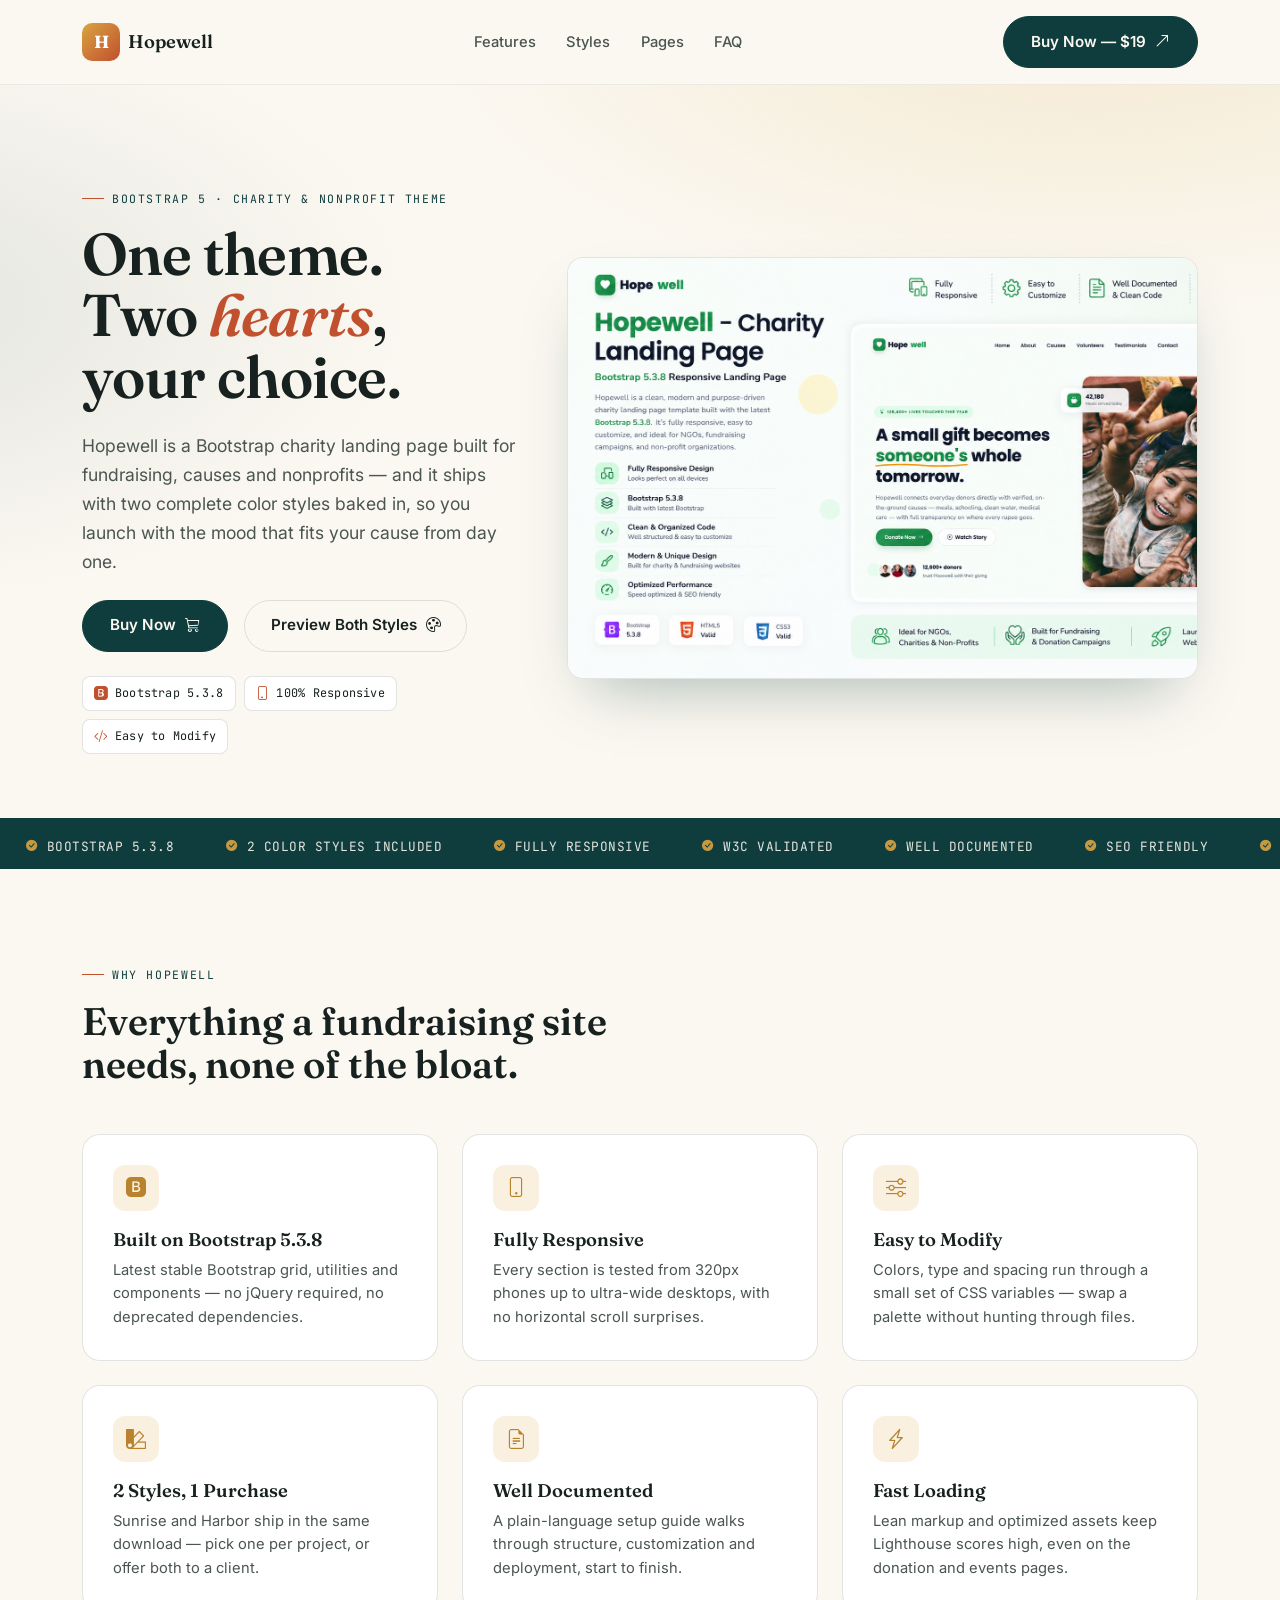
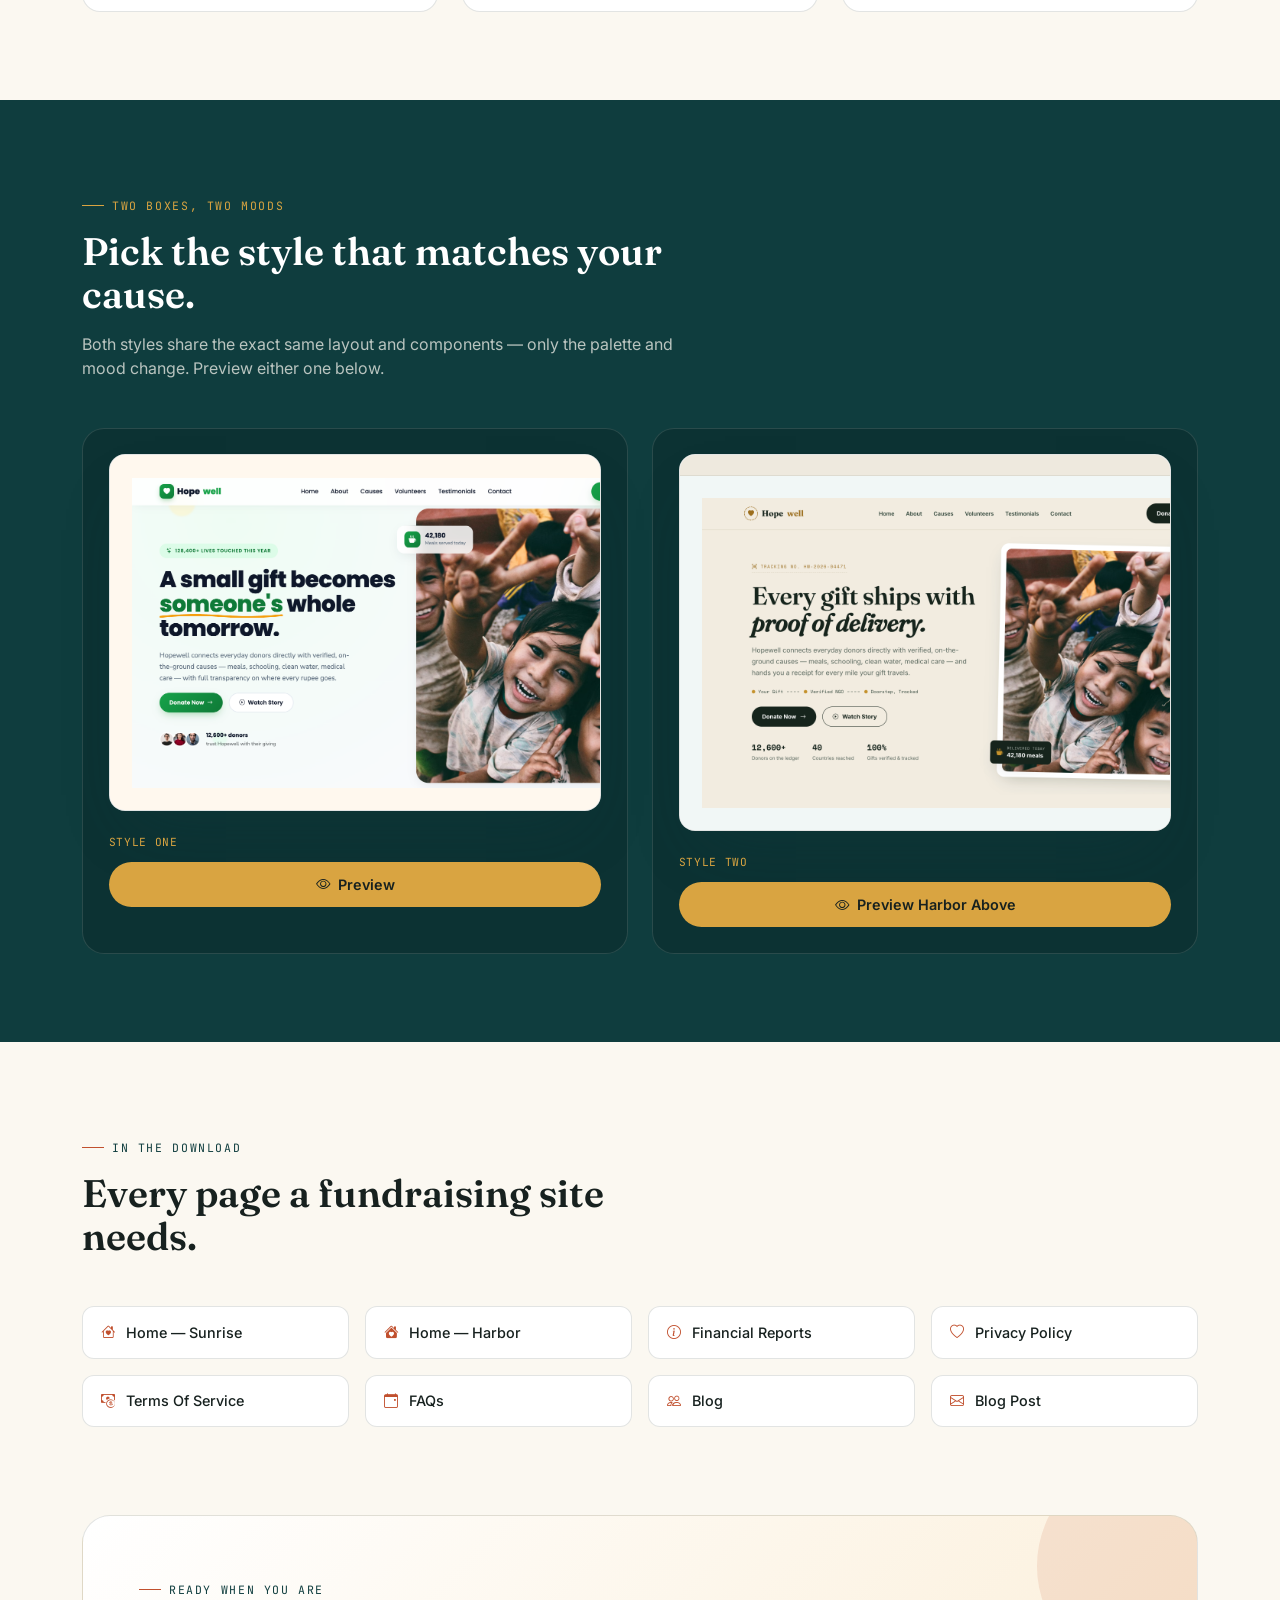
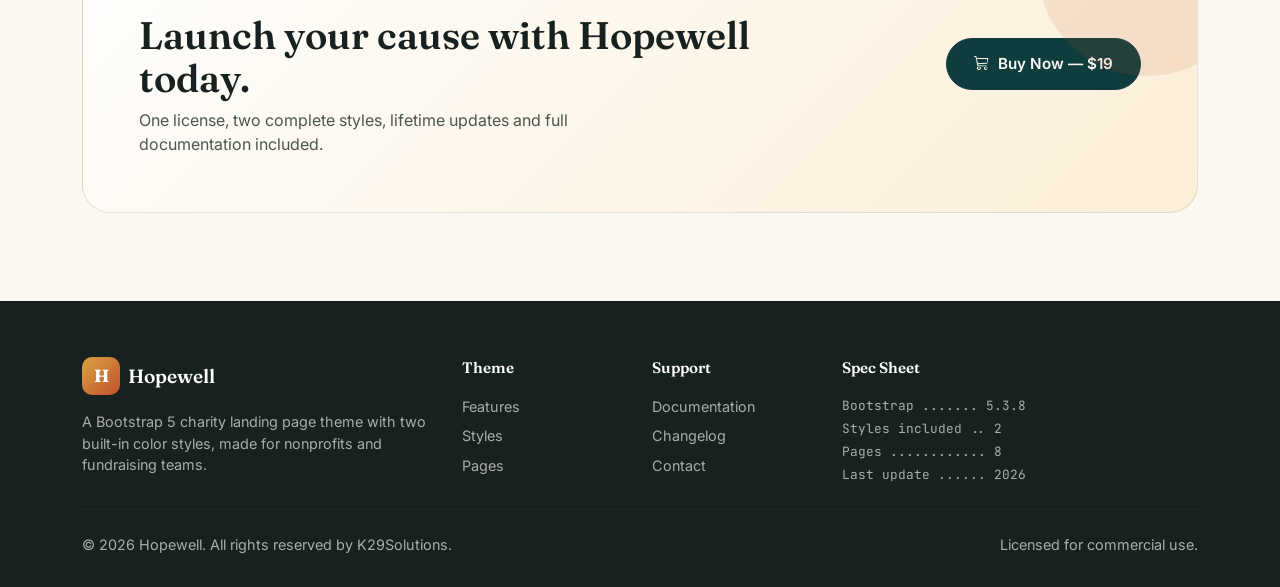
<file: hopewell-charity-landing.html>
<!DOCTYPE html>
<html lang="en">
<head>
<meta charset="UTF-8">
<meta name="viewport" content="width=device-width, initial-scale=1.0">
<title>Hopewell — Charity Bootstrap Theme, Two Ways</title>
<link rel="preconnect" href="https://fonts.googleapis.com">
<link href="https://fonts.googleapis.com/css2?family=Fraunces:opsz,wght@9..144,400;9..144,500;9..144,600;9..144,700&family=Inter:wght@400;500;600;700;800&family=JetBrains+Mono:wght@400;500;600&display=swap" rel="stylesheet">
<link href="https://cdn.jsdelivr.net/npm/bootstrap@5.3.8/dist/css/bootstrap.min.css" rel="stylesheet">
<link rel="stylesheet" href="https://cdn.jsdelivr.net/npm/bootstrap-icons@1.11.3/font/bootstrap-icons.css">
<link href="https://unpkg.com/aos@2.3.1/dist/aos.css" rel="stylesheet">

<style>
  /* ============ Design tokens ============ */
  :root{
    --ink:#17211F;
    --ink-soft:#4A564F;
    --paper:#FBF8F1;
    --paper-raised:#FFFFFF;
    --gold:#D9A441;
    --gold-deep:#B9832E;
    --teal:#0F3D3E;
    --coral:#C1502E;
    --line:rgba(23,33,31,0.12);
    --line-soft:rgba(23,33,31,0.07);
    --radius:18px;
    --shadow-lg:0 30px 60px -25px rgba(15,61,62,0.35);
    --shadow-sm:0 10px 24px -16px rgba(23,33,31,0.35);

    /* live demo palette — starts on Sunrise, swapped by JS */
    --demo-primary:#E8792C;
    --demo-primary-deep:#C85E19;
    --demo-secondary:#F4A93B;
    --demo-bg:#FFF8EE;
    --demo-surface:#FFFFFF;
    --demo-text:#2B1B12;
    --demo-text-soft:#7A5E4C;
  }

  *{box-sizing:border-box;}
  html{scroll-behavior:smooth;}
  body{
    font-family:'Inter',sans-serif;
    background:var(--paper);
    color:var(--ink);
    -webkit-font-smoothing:antialiased;
  }
  .font-display{font-family:'Fraunces',serif;}
  .font-mono{font-family:'JetBrains Mono',monospace;}

  a{text-decoration:none;}
  ::selection{background:var(--gold); color:var(--ink);}

  .eyebrow{
    font-family:'JetBrains Mono',monospace;
    font-size:0.72rem;
    letter-spacing:.14em;
    text-transform:uppercase;
    color:var(--teal);
    display:inline-flex;
    align-items:center;
    gap:.5rem;
  }
  .eyebrow::before{
    content:"";
    width:22px;height:1px;
    background:var(--coral);
    display:inline-block;
  }

  .btn-hope{
    background:var(--teal);
    color:var(--paper);
    border-radius:999px;
    padding:.85rem 1.7rem;
    font-weight:600;
    font-size:.95rem;
    border:1px solid var(--teal);
    transition:transform .25s ease, background .25s ease, box-shadow .25s ease;
    display:inline-flex;
    align-items:center;
    gap:.55rem;
  }
  .btn-hope:hover{
    background:#0a2b2c;
    transform:translateY(-2px);
    box-shadow:var(--shadow-sm);
    color:var(--paper);
  }
  .btn-hope-outline{
    background:transparent;
    color:var(--ink);
    border-radius:999px;
    padding:.83rem 1.6rem;
    font-weight:600;
    font-size:.95rem;
    border:1px solid var(--line);
    transition:border-color .25s ease, transform .25s ease;
    display:inline-flex;
    align-items:center;
    gap:.55rem;
  }
  .btn-hope-outline:hover{
    border-color:var(--ink);
    transform:translateY(-2px);
    color:var(--ink);
  }

  /* ============ Nav ============ */
  .site-nav{
    position:sticky; top:0; z-index:1000;
    background:rgba(251,248,241,0.88);
    backdrop-filter:blur(10px);
    border-bottom:1px solid var(--line-soft);
  }
  .brand-mark{
    width:38px;height:38px;border-radius:10px;
    background:linear-gradient(135deg,var(--gold) 0%, var(--coral) 100%);
    display:inline-flex; align-items:center; justify-content:center;
    color:#fff; font-family:'Fraunces',serif; font-weight:700; font-size:1.1rem;
  }
  .brand-name{font-family:'Fraunces',serif; font-weight:600; font-size:1.15rem; color:var(--ink);}
  .nav-link-hope{
    font-size:.92rem; font-weight:500; color:var(--ink-soft);
    padding:.4rem .2rem; position:relative;
  }
  .nav-link-hope:hover{color:var(--ink);}

  /* ============ Hero ============ */
  .hero-section{
    padding:6rem 0 4rem;
    background:
      radial-gradient(1100px 500px at 85% -10%, rgba(217,164,65,0.18), transparent 60%),
      radial-gradient(900px 500px at -10% 30%, rgba(15,61,62,0.10), transparent 60%);
  }
  .hero-title{
    font-size:clamp(2.5rem, 4.6vw, 4.1rem);
    line-height:1.04;
    font-weight:600;
    letter-spacing:-.01em;
  }
  .hero-title em{
    font-style:italic;
    color:var(--coral);
  }
  .hero-sub{
    font-size:1.1rem;
    color:var(--ink-soft);
    max-width:34rem;
    line-height:1.65;
  }
  .spec-chip{
    font-family:'JetBrains Mono',monospace;
    font-size:.74rem;
    letter-spacing:.02em;
    color:var(--ink);
    background:var(--paper-raised);
    border:1px solid var(--line);
    border-radius:8px;
    padding:.4rem .7rem;
    display:inline-flex;
    align-items:center;
    gap:.4rem;
  }
  .spec-chip i{color:var(--coral); font-size:.85rem;}

  /* ---- live theme toggle ---- */
  .theme-switcher{
    display:inline-flex;
    background:var(--paper-raised);
    border:1px solid var(--line);
    border-radius:999px;
    padding:5px;
    position:relative;
    gap:2px;
  }
  .theme-switcher .switch-pill{
    position:absolute;
    top:5px; bottom:5px; left:5px;
    width:calc(50% - 5px);
    background:var(--ink);
    border-radius:999px;
    transition:transform .35s cubic-bezier(.65,0,.35,1);
    z-index:0;
  }
  .theme-switcher.state-harbor .switch-pill{transform:translateX(100%);}
  .theme-switcher button{
    position:relative; z-index:1;
    border:none; background:transparent;
    font-family:'JetBrains Mono',monospace;
    font-size:.78rem; font-weight:600;
    padding:.55rem 1.1rem;
    border-radius:999px;
    color:var(--ink-soft);
    transition:color .3s ease;
    display:flex; align-items:center; gap:.4rem;
  }
  .theme-switcher button.active{color:#fff;}
  .theme-switcher .dot{width:8px;height:8px;border-radius:50%; display:inline-block;}
  .dot-sunrise{background:#E8792C;}
  .dot-harbor{background:#1C6E6A;}

  /* ---- browser mockup (the signature element) ---- */
  .browser-mock{
    background:var(--demo-surface);
    border-radius:16px;
    overflow:hidden;
    box-shadow:var(--shadow-lg);
    border:1px solid var(--line);
    transition:background .4s ease;
  }
  .browser-chrome{
    background:#eee9de;
    padding:.6rem .85rem;
    display:flex; align-items:center; gap:.5rem;
    border-bottom:1px solid var(--line-soft);
  }
  .chrome-dot{width:9px;height:9px;border-radius:50%; background:#d3cabb;}
  .chrome-url{
    font-family:'JetBrains Mono',monospace;
    font-size:.68rem; color:#8a8074;
    background:#fff; border-radius:6px;
    padding:.25rem .6rem; margin-left:.5rem;
    flex:1;
  }
  .demo-body{
    background:var(--demo-bg);
    padding:1.4rem;
    transition:background .4s ease;
  }
  .demo-nav{
    display:flex; align-items:center; justify-content:space-between;
    margin-bottom:1.3rem;
  }
  .demo-logo{
    width:22px;height:22px;border-radius:6px;
    background:var(--demo-primary);
    transition:background .4s ease;
  }
  .demo-navlinks span{
    display:inline-block; width:34px; height:6px; border-radius:4px;
    background:var(--demo-text-soft); opacity:.35; margin-left:8px;
  }
  .demo-cta{
    font-family:'JetBrains Mono',monospace;
    font-size:.62rem; font-weight:600;
    background:var(--demo-primary);
    color:#fff; border-radius:999px;
    padding:.3rem .65rem;
    transition:background .4s ease;
  }
  .demo-hero{
    display:grid; grid-template-columns:1.1fr .9fr; gap:1.1rem;
    align-items:center; margin-bottom:1.3rem;
  }
  .demo-headline-bar{height:13px; border-radius:5px; background:var(--demo-text); opacity:.85; margin-bottom:.5rem; transition:background .4s ease;}
  .demo-headline-bar.short{width:70%;}
  .demo-text-bar{height:7px; border-radius:4px; background:var(--demo-text-soft); opacity:.5; margin-bottom:.4rem;}
  .demo-text-bar.w1{width:92%;} .demo-text-bar.w2{width:76%;}
  .demo-btn-row{display:flex; gap:.5rem; margin-top:.8rem;}
  .demo-btn-primary{
    font-family:'JetBrains Mono',monospace; font-size:.62rem; font-weight:600;
    background:var(--demo-primary); color:#fff; border-radius:8px; padding:.4rem .8rem;
    transition:background .4s ease;
  }
  .demo-btn-ghost{
    font-family:'JetBrains Mono',monospace; font-size:.62rem; font-weight:600;
    border:1px solid var(--demo-text-soft); color:var(--demo-text); border-radius:8px; padding:.4rem .8rem;
    opacity:.7;
  }
  .demo-hero-art{
    height:100px; border-radius:12px;
    background:linear-gradient(135deg, var(--demo-primary), var(--demo-secondary));
    transition:background .4s ease;
    position:relative; overflow:hidden;
  }
  .demo-hero-art::after{
    content:"";
    position:absolute; inset:0;
    background:radial-gradient(circle at 30% 30%, rgba(255,255,255,.35), transparent 55%);
  }
  .demo-stats{display:flex; gap:.6rem;}
  .demo-stat{
    flex:1; background:var(--demo-surface); border:1px solid rgba(0,0,0,.06);
    border-radius:10px; padding:.6rem .7rem;
  }
  .demo-stat b{display:block; font-size:.85rem; color:var(--demo-primary); transition:color .4s ease;}
  .demo-stat span{font-size:.6rem; color:var(--demo-text-soft); text-transform:uppercase; letter-spacing:.04em;}

  /* ============ ticker strip ============ */
  .ticker-strip{
    background:var(--teal);
    color:var(--paper);
    padding:.85rem 0;
    overflow:hidden;
    white-space:nowrap;
  }
  .ticker-track{
    display:inline-flex;
    animation:tickerScroll 26s linear infinite;
  }
  .ticker-track span{
    font-family:'JetBrains Mono',monospace;
    font-size:.8rem;
    letter-spacing:.04em;
    padding:0 1.6rem;
    display:inline-flex; align-items:center; gap:.6rem;
    opacity:.9;
  }
  .ticker-track span i{color:var(--gold); font-size:.7rem;}
  @keyframes tickerScroll{
    0%{transform:translateX(0);}
    100%{transform:translateX(-50%);}
  }

  /* ============ features ============ */
  .section-pad{padding:5.5rem 0;}
  .section-head{max-width:38rem;}
  .section-title{
    font-size:clamp(2rem, 3vw, 2.7rem);
    font-weight:600;
    line-height:1.12;
  }
  .feature-card{
    background:var(--paper-raised);
    border:1px solid var(--line);
    border-radius:var(--radius);
    padding:1.9rem;
    height:100%;
    transition:transform .3s ease, box-shadow .3s ease, border-color .3s ease;
  }
  .feature-card:hover{
    transform:translateY(-5px);
    box-shadow:var(--shadow-sm);
    border-color:transparent;
  }
  .feature-icon{
    width:46px; height:46px; border-radius:12px;
    display:flex; align-items:center; justify-content:center;
    background:rgba(217,164,65,0.16);
    color:var(--gold-deep);
    font-size:1.25rem;
    margin-bottom:1.1rem;
  }
  .feature-card h3{
    font-family:'Fraunces',serif; font-weight:600; font-size:1.15rem; margin-bottom:.5rem;
  }
  .feature-card p{color:var(--ink-soft); font-size:.92rem; line-height:1.6; margin:0;}

  /* ============ two style boxes ============ */
  .style-band{
    background:var(--teal);
    color:var(--paper);
  }
  .style-band .section-head .eyebrow{color:var(--gold);}
  .style-band .eyebrow::before{background:var(--gold);}
  .style-band .section-title{color:#fff;}
  .style-band .section-lead{color:rgba(251,248,241,.72);}

  .style-card{
    background:#0c3233;
    border:1px solid rgba(251,248,241,0.12);
    border-radius:22px;
    padding:1.6rem;
    height:100%;
    transition:transform .35s ease, border-color .35s ease;
  }
  .style-card:hover{transform:translateY(-6px); border-color:rgba(251,248,241,0.3);}
  .style-card .browser-mock{margin-bottom:1.4rem;}
  .style-card h3{
    font-family:'Fraunces',serif; font-size:1.5rem; font-weight:600; color:#fff; margin-bottom:.3rem;
  }
  .style-card .style-tag{
    font-family:'JetBrains Mono',monospace; font-size:.7rem; letter-spacing:.06em;
    color:var(--gold); text-transform:uppercase; margin-bottom:.7rem; display:block;
  }
  .style-card p.desc{color:rgba(251,248,241,.68); font-size:.92rem; line-height:1.6;}
  .style-swatches{display:flex; gap:.4rem; margin:1rem 0 1.3rem;}
  .swatch{width:26px; height:26px; border-radius:8px; border:2px solid rgba(255,255,255,.25);}
  .style-card .btn-preview{
    width:100%; justify-content:center;
    background:var(--gold); color:var(--ink); border:none;
    border-radius:999px; padding:.75rem 1rem; font-weight:600; font-size:.9rem;
    display:flex; align-items:center; gap:.5rem;
    transition:background .25s ease, transform .25s ease;
  }
  .style-card .btn-preview:hover{background:#fff; transform:translateY(-2px);}

  /* ============ pages included ============ */
  .page-pill{
    background:var(--paper-raised);
    border:1px solid var(--line);
    border-radius:12px;
    padding:.9rem 1.1rem;
    display:flex; align-items:center; gap:.7rem;
    font-size:.9rem; font-weight:500;
    height:100%;
  }
  .page-pill i{color:var(--coral);}

  /* ============ cta ============ */
  .cta-band{
    background:linear-gradient(135deg, #fff 0%, #fbeed7 100%);
    border:1px solid var(--line);
    border-radius:28px;
    padding:3.5rem;
    position:relative;
    overflow:hidden;
  }
  .cta-band::before{
    content:"";
    position:absolute; right:-60px; top:-60px;
    width:220px; height:220px; border-radius:50%;
    background:rgba(193,80,46,0.12);
  }

  /* ============ footer ============ */
  .site-footer{
    background:var(--ink);
    color:rgba(251,248,241,.65);
    padding:3.5rem 0 2rem;
    font-size:.9rem;
  }
  .site-footer a{color:rgba(251,248,241,.65); transition:color .2s ease;}
  .site-footer a:hover{color:#fff;}
  .footer-brand{color:#fff; font-family:'Fraunces',serif; font-size:1.2rem; font-weight:600;}

  @media (max-width:767px){
    .demo-hero{grid-template-columns:1fr;}
    .cta-band{padding:2.2rem 1.5rem;}
  }
</style>
</head>
<body>

<!-- ============ NAV ============ -->
<nav class="site-nav py-3">
  <div class="container d-flex align-items-center justify-content-between">
    <a href="#top" class="d-flex align-items-center gap-2">
      <span class="brand-mark">H</span>
      <span class="brand-name">Hopewell</span>
    </a>
    <div class="d-none d-lg-flex align-items-center gap-4">
      <a href="#features" class="nav-link-hope">Features</a>
      <a href="#styles" class="nav-link-hope">Styles</a>
      <a href="#pages" class="nav-link-hope">Pages</a>
      <a href="#faq" class="nav-link-hope">FAQ</a>
    </div>
    <a href="#cta" class="btn-hope">
      Buy Now — $19 <i class="bi bi-arrow-up-right"></i>
    </a>
  </div>
</nav>

<!-- ============ HERO ============ -->
<header class="hero-section" id="top">
  <div class="container">
    <div class="row align-items-center g-5">
      <div class="col-lg-5" data-aos="fade-up">
        <span class="eyebrow">Bootstrap 5 · Charity &amp; Nonprofit Theme</span>
        <h1 class="hero-title font-display mt-3 mb-4">One theme.<br>Two <em>hearts</em>,<br>your choice.</h1>
        <p class="hero-sub mb-4">Hopewell is a Bootstrap charity landing page built for fundraising, causes and nonprofits — and it ships with two complete color styles baked in, so you launch with the mood that fits your cause from day one.</p>
        <div class="d-flex flex-wrap gap-3 mb-4">
          <a href="#cta" class="btn-hope">Buy Now <i class="bi bi-cart3"></i></a>
          <a href="#styles" class="btn-hope-outline">Preview Both Styles <i class="bi bi-palette"></i></a>
        </div>
        <div class="d-flex flex-wrap gap-2">
          <span class="spec-chip"><i class="bi bi-bootstrap-fill"></i> Bootstrap 5.3.8</span>
          <span class="spec-chip"><i class="bi bi-phone"></i> 100% Responsive</span>
          <span class="spec-chip"><i class="bi bi-code-slash"></i> Easy to Modify</span>
        </div>
      </div>

      <div class="col-lg-7" data-aos="fade-up" data-aos-delay="100">

        <div class="browser-mock" id="heroMock">
          <img src="banner.png" style="height: 420px;"/>
        </div>
      </div>
    </div>
  </div>
</header>

<!-- ============ TICKER ============ -->
<div class="ticker-strip">
  <div class="ticker-track">
    <span><i class="bi bi-check-circle-fill"></i> BOOTSTRAP 5.3.8</span>
    <span><i class="bi bi-check-circle-fill"></i> 2 COLOR STYLES INCLUDED</span>
    <span><i class="bi bi-check-circle-fill"></i> FULLY RESPONSIVE</span>
    <span><i class="bi bi-check-circle-fill"></i> W3C VALIDATED</span>
    <span><i class="bi bi-check-circle-fill"></i> WELL DOCUMENTED</span>
    <span><i class="bi bi-check-circle-fill"></i> SEO FRIENDLY</span>
    <span><i class="bi bi-check-circle-fill"></i> CROSS-BROWSER TESTED</span>
    <!-- duplicate for seamless loop -->
    <span><i class="bi bi-check-circle-fill"></i> BOOTSTRAP 5.3.8</span>
    <span><i class="bi bi-check-circle-fill"></i> 2 COLOR STYLES INCLUDED</span>
    <span><i class="bi bi-check-circle-fill"></i> FULLY RESPONSIVE</span>
    <span><i class="bi bi-check-circle-fill"></i> W3C VALIDATED</span>
    <span><i class="bi bi-check-circle-fill"></i> WELL DOCUMENTED</span>
    <span><i class="bi bi-check-circle-fill"></i> SEO FRIENDLY</span>
    <span><i class="bi bi-check-circle-fill"></i> CROSS-BROWSER TESTED</span>
  </div>
</div>

<!-- ============ FEATURES ============ -->
<section class="section-pad" id="features">
  <div class="container">
    <div class="section-head mb-5" data-aos="fade-up">
      <span class="eyebrow">Why Hopewell</span>
      <h2 class="section-title font-display mt-3">Everything a fundraising site needs, none of the bloat.</h2>
    </div>
    <div class="row g-4">
      <div class="col-md-6 col-lg-4" data-aos="fade-up">
        <div class="feature-card">
          <div class="feature-icon"><i class="bi bi-bootstrap-fill"></i></div>
          <h3>Built on Bootstrap 5.3.8</h3>
          <p>Latest stable Bootstrap grid, utilities and components — no jQuery required, no deprecated dependencies.</p>
        </div>
      </div>
      <div class="col-md-6 col-lg-4" data-aos="fade-up" data-aos-delay="80">
        <div class="feature-card">
          <div class="feature-icon"><i class="bi bi-phone"></i></div>
          <h3>Fully Responsive</h3>
          <p>Every section is tested from 320px phones up to ultra-wide desktops, with no horizontal scroll surprises.</p>
        </div>
      </div>
      <div class="col-md-6 col-lg-4" data-aos="fade-up" data-aos-delay="160">
        <div class="feature-card">
          <div class="feature-icon"><i class="bi bi-sliders"></i></div>
          <h3>Easy to Modify</h3>
          <p>Colors, type and spacing run through a small set of CSS variables — swap a palette without hunting through files.</p>
        </div>
      </div>
      <div class="col-md-6 col-lg-4" data-aos="fade-up">
        <div class="feature-card">
          <div class="feature-icon"><i class="bi bi-palette2"></i></div>
          <h3>2 Styles, 1 Purchase</h3>
          <p>Sunrise and Harbor ship in the same download — pick one per project, or offer both to a client.</p>
        </div>
      </div>
      <div class="col-md-6 col-lg-4" data-aos="fade-up" data-aos-delay="80">
        <div class="feature-card">
          <div class="feature-icon"><i class="bi bi-file-earmark-text"></i></div>
          <h3>Well Documented</h3>
          <p>A plain-language setup guide walks through structure, customization and deployment, start to finish.</p>
        </div>
      </div>
      <div class="col-md-6 col-lg-4" data-aos="fade-up" data-aos-delay="160">
        <div class="feature-card">
          <div class="feature-icon"><i class="bi bi-lightning-charge"></i></div>
          <h3>Fast Loading</h3>
          <p>Lean markup and optimized assets keep Lighthouse scores high, even on the donation and events pages.</p>
        </div>
      </div>
    </div>
  </div>
</section>

<!-- ============ TWO STYLE BOXES ============ -->
<section class="section-pad style-band" id="styles">
  <div class="container">
    <div class="section-head mb-5" data-aos="fade-up">
      <span class="eyebrow">Two Boxes, Two Moods</span>
      <h2 class="section-title font-display mt-3">Pick the style that matches your cause.</h2>
      <p class="section-lead mt-3 mb-0">Both styles share the exact same layout and components — only the palette and mood change. Preview either one below.</p>
    </div>

    <div class="row g-4">
      <!-- Sunrise box -->
      <div class="col-lg-6" data-aos="fade-up">
        <div class="style-card">
          <div class="browser-mock" style="--demo-primary:#E8792C; --demo-primary-deep:#C85E19; --demo-secondary:#F4A93B; --demo-bg:#FFF8EE; --demo-surface:#FFFFFF; --demo-text:#2B1B12; --demo-text-soft:#7A5E4C;">
         
            <div class="demo-body">
              <img src="style1.png" style="height: 310px;"/>
            </div>
          </div>
          <span class="style-tag">Style One</span>

          <a href="index.html" target="_blank" class="btn-preview" data-set-theme="sunrise">
            <i class="bi bi-eye"></i> Preview 
          </a>
        </div>
      </div>

      <!-- Harbor box -->
      <div class="col-lg-6" data-aos="fade-up" data-aos-delay="100">
        <div class="style-card">
          <div class="browser-mock" style="--demo-primary:#1C6E6A; --demo-primary-deep:#155452; --demo-secondary:#2FA6A0; --demo-bg:#F1F7F6; --demo-surface:#FFFFFF; --demo-text:#10241F; --demo-text-soft:#5C7570;">
            <div class="browser-chrome">
             
            </div>
             <div class="demo-body">
              <img src="style2.png" style="height: 310px;"/>
            </div>
          </div>
          <span class="style-tag">Style Two</span>
          <a href="theme2/index.html" target="_blank" class="btn-preview" data-set-theme="harbor">
            <i class="bi bi-eye"></i> Preview Harbor Above
          </a>
        </div>
      </div>
    </div>
  </div>
</section>

<!-- ============ PAGES INCLUDED ============ -->
<section class="section-pad" id="pages">
  <div class="container">
    <div class="section-head mb-5" data-aos="fade-up">
      <span class="eyebrow">In The Download</span>
      <h2 class="section-title font-display mt-3">Every page a fundraising site needs.</h2>
    </div>
    <div class="row g-3">
      <div class="col-6 col-md-4 col-lg-3" data-aos="fade-up">
        <div class="page-pill"><i class="bi bi-house-heart"></i> Home — Sunrise</div>
      </div>
      <div class="col-6 col-md-4 col-lg-3" data-aos="fade-up" data-aos-delay="40">
        <div class="page-pill"><i class="bi bi-house-heart-fill"></i> Home — Harbor</div>
      </div>
      <div class="col-6 col-md-4 col-lg-3" data-aos="fade-up" data-aos-delay="80">
        <div class="page-pill"><i class="bi bi-info-circle"></i> Financial Reports</div>
      </div>
      <div class="col-6 col-md-4 col-lg-3" data-aos="fade-up" data-aos-delay="120">
        <div class="page-pill"><i class="bi bi-heart"></i> Privacy Policy</div>
      </div>
      <div class="col-6 col-md-4 col-lg-3" data-aos="fade-up">
        <div class="page-pill"><i class="bi bi-cash-coin"></i> Terms Of Service</div>
      </div>
      <div class="col-6 col-md-4 col-lg-3" data-aos="fade-up" data-aos-delay="40">
        <div class="page-pill"><i class="bi bi-calendar-event"></i> FAQs</div>
      </div>
      <div class="col-6 col-md-4 col-lg-3" data-aos="fade-up" data-aos-delay="80">
        <div class="page-pill"><i class="bi bi-people"></i> Blog</div>
      </div>
      <div class="col-6 col-md-4 col-lg-3" data-aos="fade-up" data-aos-delay="120">
        <div class="page-pill"><i class="bi bi-envelope"></i> Blog Post</div>
      </div>
    </div>
  </div>
</section>

<!-- ============ CTA ============ -->
<section class="section-pad pt-0" id="cta">
  <div class="container">
    <div class="cta-band" data-aos="fade-up">
      <div class="row align-items-center g-4">
        <div class="col-lg-8">
          <span class="eyebrow">Ready When You Are</span>
          <h2 class="section-title font-display mt-3 mb-2">Launch your cause with Hopewell today.</h2>
          <p class="mb-0" style="color:var(--ink-soft); max-width:32rem;">One license, two complete styles, lifetime updates and full documentation included.</p>
        </div>
        <div class="col-lg-4 text-lg-end">
          <a href="#" class="btn-hope"><i class="bi bi-cart3"></i> Buy Now — $19</a>
        </div>
      </div>
    </div>
  </div>
</section>

<!-- ============ FOOTER ============ -->
<footer class="site-footer" id="faq">
  <div class="container">
    <div class="row g-4">
      <div class="col-lg-4">
        <div class="d-flex align-items-center gap-2 mb-3">
          <span class="brand-mark">H</span>
          <span class="footer-brand">Hopewell</span>
        </div>
        <p class="mb-0">A Bootstrap 5 charity landing page theme with two built-in color styles, made for nonprofits and fundraising teams.</p>
      </div>
      <div class="col-lg-2 col-6">
        <div class="footer-brand mb-3" style="font-size:.95rem;">Theme</div>
        <p class="mb-2"><a href="#features">Features</a></p>
        <p class="mb-2"><a href="#styles">Styles</a></p>
        <p class="mb-0"><a href="#pages">Pages</a></p>
      </div>
      <div class="col-lg-2 col-6">
        <div class="footer-brand mb-3" style="font-size:.95rem;">Support</div>
        <p class="mb-2"><a href="#">Documentation</a></p>
        <p class="mb-2"><a href="#">Changelog</a></p>
        <p class="mb-0"><a href="#">Contact</a></p>
      </div>
      <div class="col-lg-4">
        <div class="footer-brand mb-3" style="font-size:.95rem;">Spec Sheet</div>
        <p class="mb-1 font-mono" style="font-size:.8rem;">Bootstrap ....... 5.3.8</p>
        <p class="mb-1 font-mono" style="font-size:.8rem;">Styles included .. 2</p>
        <p class="mb-1 font-mono" style="font-size:.8rem;">Pages ............ 8</p>
        <p class="mb-0 font-mono" style="font-size:.8rem;">Last update ...... 2026</p>
      </div>
    </div>
    <hr class="my-4" style="border-color:rgba(251,248,241,.12);">
    <div class="d-flex flex-wrap justify-content-between gap-2">
      <span>© 2026 Hopewell. All rights reserved by <a href="https://www.templatemonster.com/authors/k29solutions/" target="_blank" rel="noopener noreferrer">K29Solutions</a>.</span>
      <span>Licensed for commercial use.</span>
    </div>
  </div>
</footer>

<script src="https://cdn.jsdelivr.net/npm/bootstrap@5.3.8/dist/js/bootstrap.bundle.min.js"></script>
<script src="https://unpkg.com/aos@2.3.1/dist/aos.js"></script>
<script>
  AOS.init({ once:true, duration:650, easing:'ease-out-cubic' });

  const themes = {
    sunrise:{ primary:'#E8792C', deep:'#C85E19', secondary:'#F4A93B', bg:'#FFF8EE', surface:'#FFFFFF', text:'#2B1B12', textSoft:'#7A5E4C' },
    harbor:{ primary:'#1C6E6A', deep:'#155452', secondary:'#2FA6A0', bg:'#F1F7F6', surface:'#FFFFFF', text:'#10241F', textSoft:'#5C7570' }
  };

  const root = document.documentElement;
  const switcher = document.getElementById('heroSwitcher');
  const switchButtons = switcher.querySelectorAll('button');

  function applyTheme(name){
    const t = themes[name];
    root.style.setProperty('--demo-primary', t.primary);
    root.style.setProperty('--demo-primary-deep', t.deep);
    root.style.setProperty('--demo-secondary', t.secondary);
    root.style.setProperty('--demo-bg', t.bg);
    root.style.setProperty('--demo-surface', t.surface);
    root.style.setProperty('--demo-text', t.text);
    root.style.setProperty('--demo-text-soft', t.textSoft);

    switcher.classList.toggle('state-harbor', name === 'harbor');
    switchButtons.forEach(b => b.classList.toggle('active', b.dataset.theme === name));
  }

  switchButtons.forEach(btn => {
    btn.addEventListener('click', () => applyTheme(btn.dataset.theme));
  });

  document.querySelectorAll('[data-set-theme]').forEach(btn => {
    btn.addEventListener('click', () => {
      applyTheme(btn.dataset.setTheme);
      document.getElementById('top').scrollIntoView({ behavior:'smooth' });
    });
  });
</script>
</body>
</html>
</file>
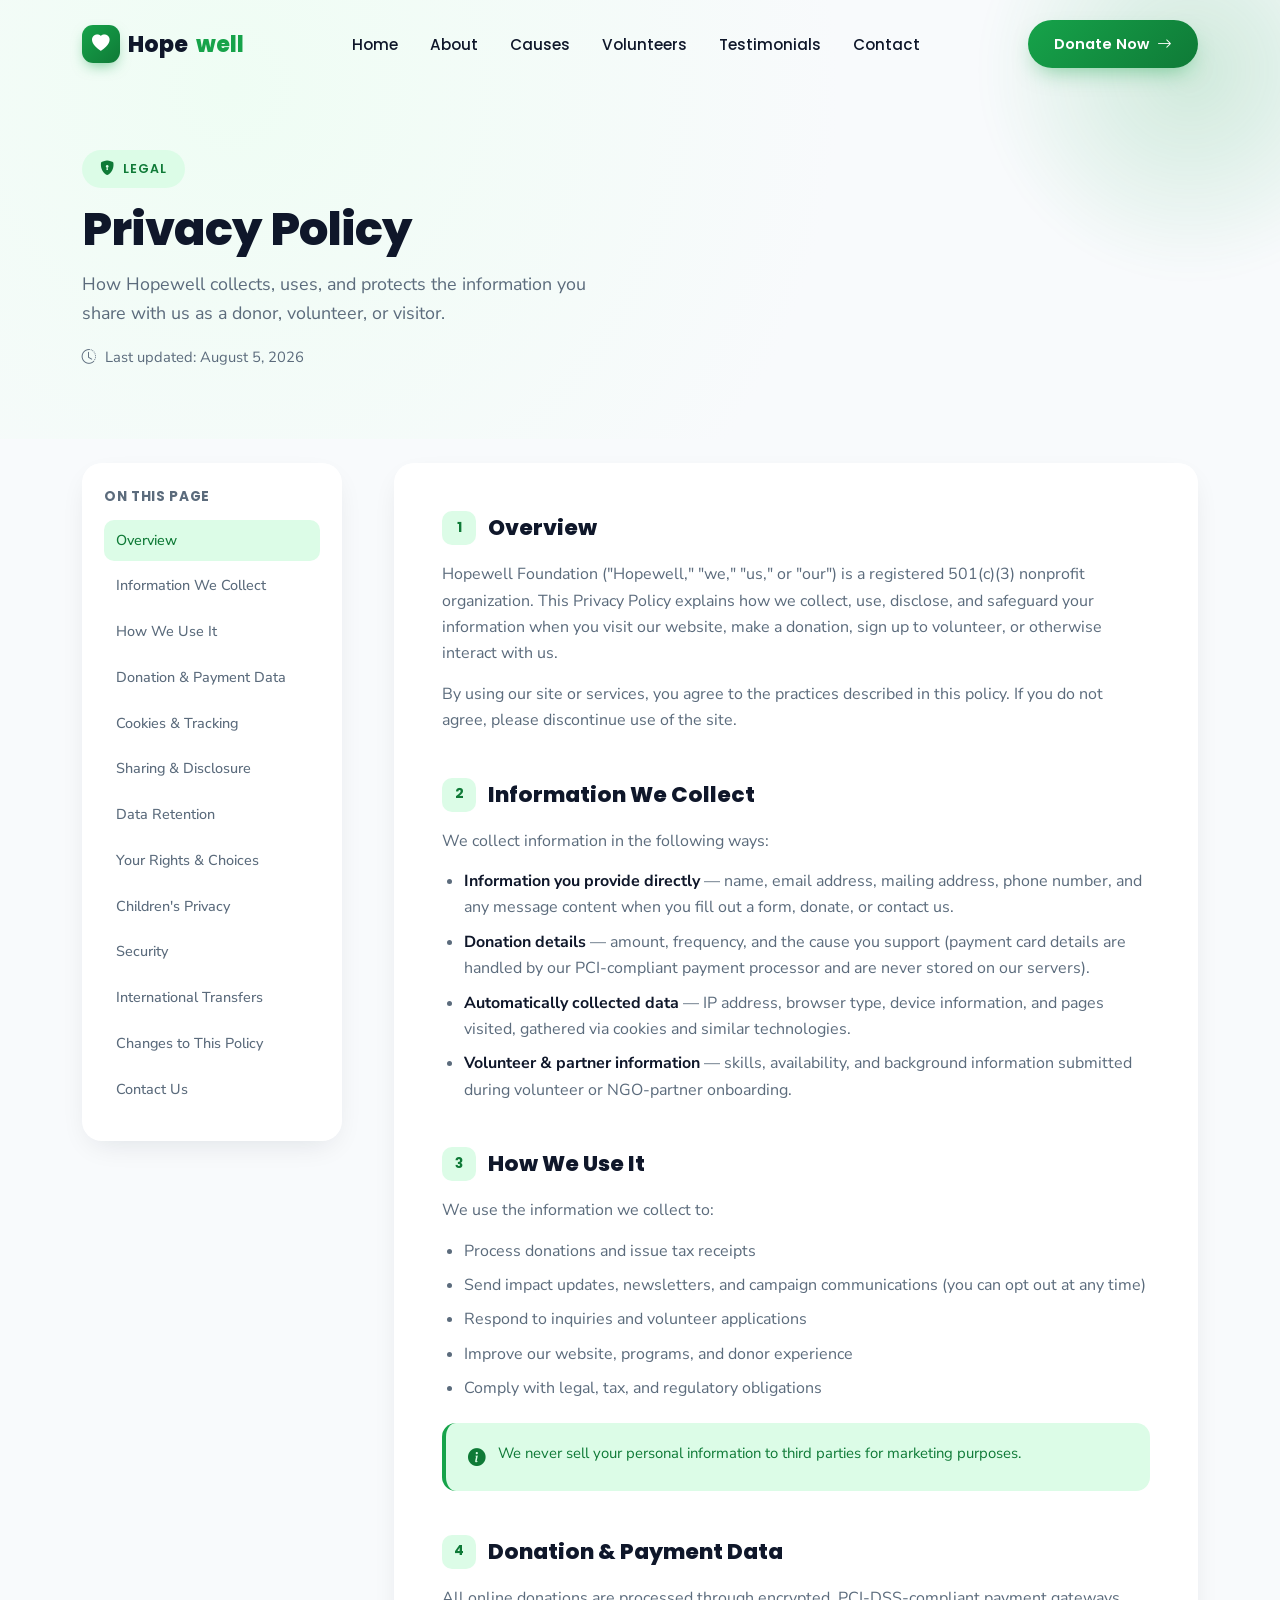
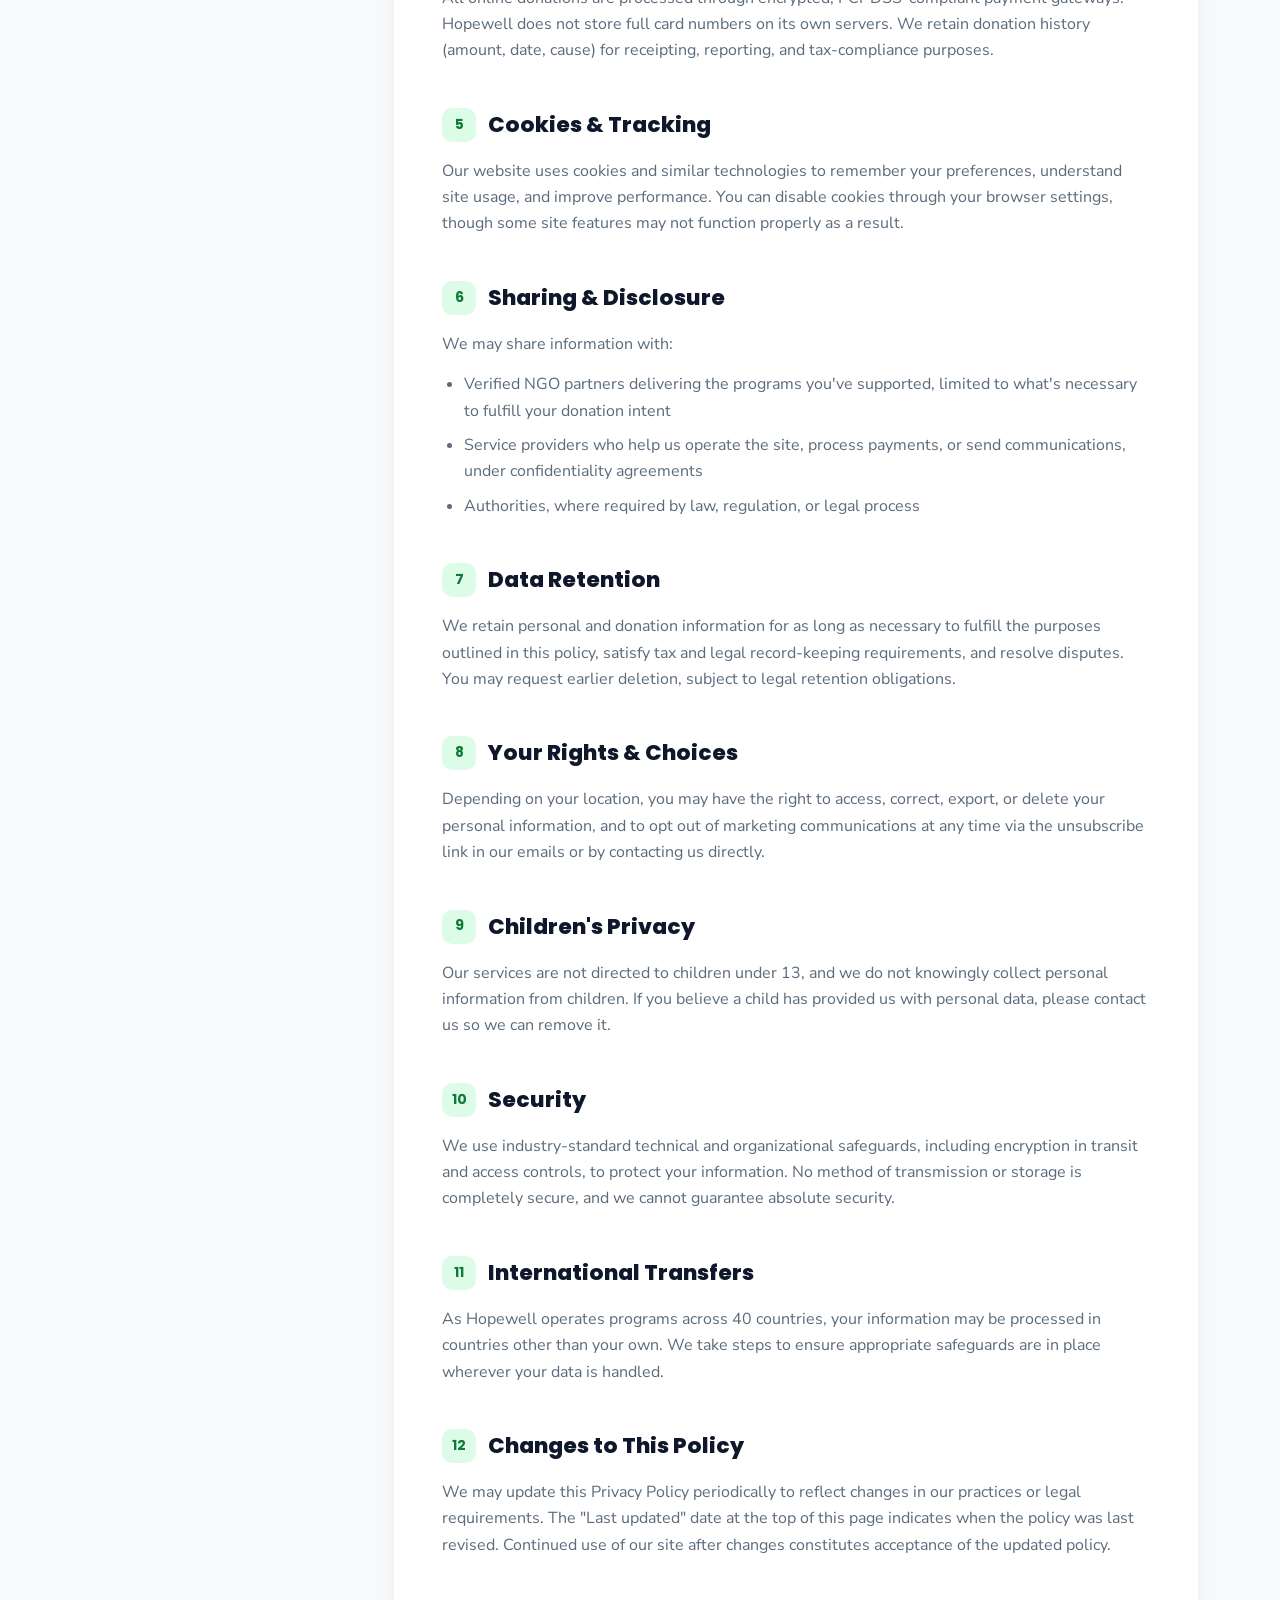
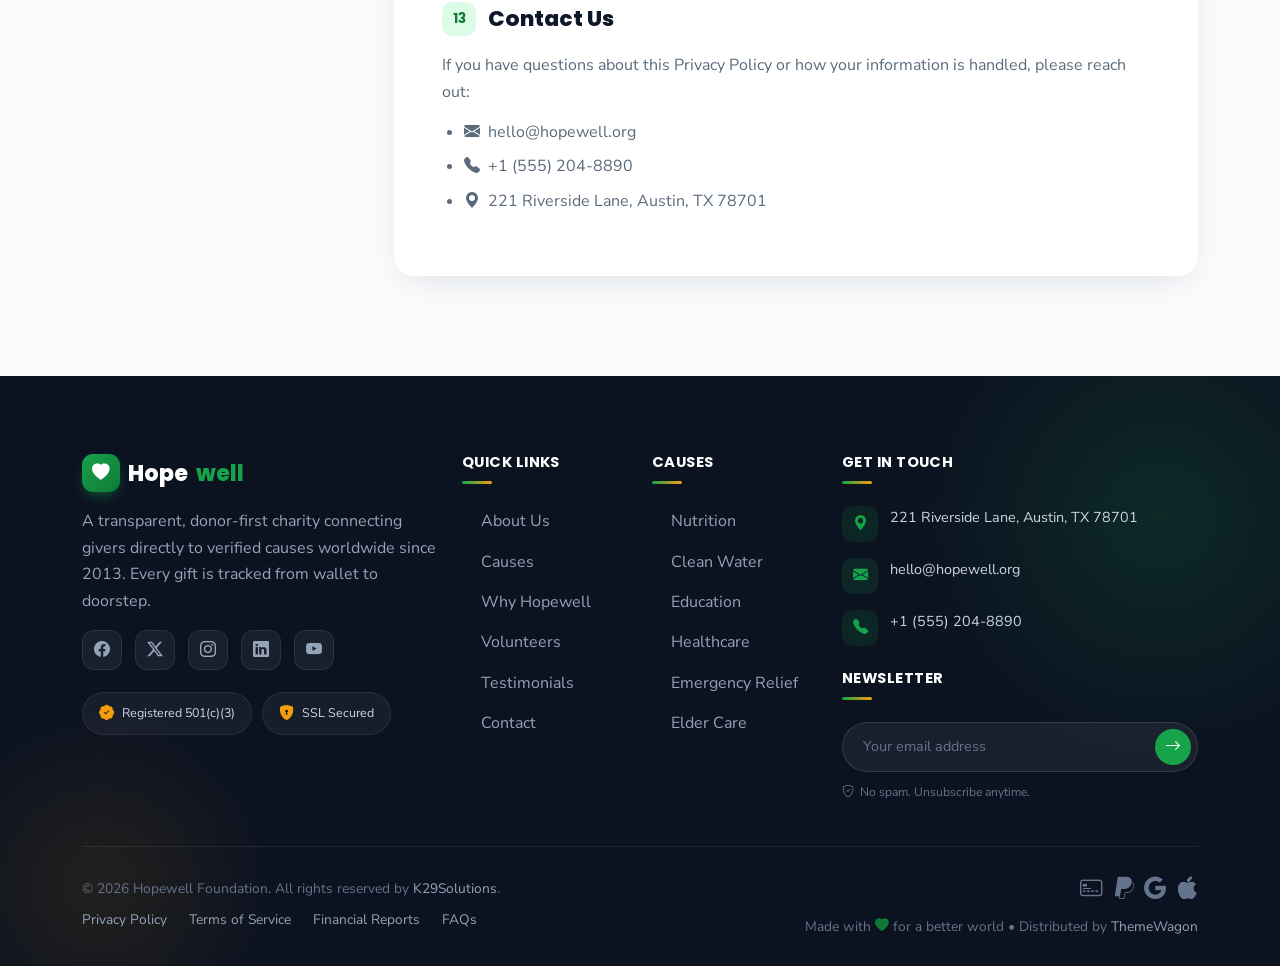
<file: privacy-policy.html>
<!DOCTYPE html>
<html lang="en">
<head>
<meta charset="UTF-8">
<meta name="viewport" content="width=device-width, initial-scale=1.0">
<title>Privacy Policy &mdash; Hopewell</title>
<meta name="description" content="Read how Hopewell Foundation collects, uses, and protects your personal information.">

<!-- Google Fonts -->
<link rel="preconnect" href="https://fonts.googleapis.com">
<link rel="preconnect" href="https://fonts.gstatic.com" crossorigin>
<link href="https://fonts.googleapis.com/css2?family=Poppins:wght@400;500;600;700;800&family=Nunito+Sans:wght@400;500;600;700&display=swap" rel="stylesheet">

<!-- Bootstrap -->
<link href="assets/styles/bootstrap.min.css" rel="stylesheet">
<!-- Bootstrap Icons -->
<link rel="stylesheet" href="https://cdn.jsdelivr.net/npm/bootstrap-icons@1.11.3/font/bootstrap-icons.css">
<!-- AOS -->
<link href="https://unpkg.com/aos@2.3.1/dist/aos.css" rel="stylesheet">
<link href="assets/styles/style.css" rel="stylesheet" />
<link rel="icon" type="image/x-icon" href="assets/img/hand-heart.png">


</head>
<body>
<!-- ============================================
     PRELOADER
============================================ -->
<div id="preloader" aria-hidden="true">
  <div class="preload-ring"><i class="bi bi-heart-fill preload-heart"></i></div>
  <div class="preload-text">LOADING HOPE&hellip;</div>
</div>
<nav class="navbar navbar-expand-lg navbar-hw" id="mainNav">
  <div class="container">
    <a class="hw-logo" href="index.html">
      <span class="hw-logo-mark"><i class="bi bi-heart-fill"></i></span>
      Hope<span class="dot">well</span>
    </a>
    <button class="navbar-toggler border-0" type="button" data-bs-toggle="collapse" data-bs-target="#navMenu" aria-label="Toggle navigation">
      <i class="bi bi-list fs-2"></i>
    </button>
    <div class="collapse navbar-collapse" id="navMenu">
      <ul class="navbar-nav nav-hw mx-auto mt-3 mt-lg-0">
        <li class="nav-item"><a class="nav-link" href="index.html">Home</a></li>
        <li class="nav-item"><a class="nav-link" href="index.html#about">About</a></li>
        <li class="nav-item"><a class="nav-link" href="index.html#causes">Causes</a></li>
        <li class="nav-item"><a class="nav-link" href="index.html#volunteers">Volunteers</a></li>
        <li class="nav-item"><a class="nav-link" href="index.html#testimonials">Testimonials</a></li>
        <li class="nav-item"><a class="nav-link" href="index.html#contact">Contact</a></li>
      </ul>
      <a href="index.html#causes" class="btn-hw-primary d-none d-lg-inline-flex">Donate Now <i class="bi bi-arrow-right"></i></a>
    </div>
  </div>
</nav>

<!-- ============================================
     PAGE HEADER
============================================ -->
<header class="policy-hero" id="home">
  <div class="hero-glow"></div>
  <div class="container position-relative" data-aos="fade-up">
    <span class="eyebrow"><i class="bi bi-shield-lock-fill"></i> Legal</span>
    <h1 class="hero-title mt-3" style="font-size:clamp(2rem,4vw,2.9rem);">Privacy Policy</h1>
    <p class="hero-lead mt-3">How Hopewell collects, uses, and protects the information you share with us as a donor, volunteer, or visitor.</p>
    <div class="policy-updated mt-3"><i class="bi bi-clock-history me-1"></i> Last updated: August 5, 2026</div>
  </div>
</header>

<!-- ============================================
     POLICY CONTENT
============================================ -->
<section class="section-pad pt-4">
  <div class="container">
    <div class="policy-layout">

      <!-- TOC -->
      <aside class="policy-toc d-none d-lg-block" data-aos="fade-right">
        <h6>On this page</h6>
        <ul id="policyToc">
          <li><a href="#overview">Overview</a></li>
          <li><a href="#information-we-collect">Information We Collect</a></li>
          <li><a href="#how-we-use-it">How We Use It</a></li>
          <li><a href="#donation-payment-data">Donation &amp; Payment Data</a></li>
          <li><a href="#cookies">Cookies &amp; Tracking</a></li>
          <li><a href="#sharing">Sharing &amp; Disclosure</a></li>
          <li><a href="#data-retention">Data Retention</a></li>
          <li><a href="#your-rights">Your Rights &amp; Choices</a></li>
          <li><a href="#childrens-privacy">Children's Privacy</a></li>
          <li><a href="#security">Security</a></li>
          <li><a href="#international">International Transfers</a></li>
          <li><a href="#changes">Changes to This Policy</a></li>
          <li><a href="#contact-us">Contact Us</a></li>
        </ul>
      </aside>

      <!-- CONTENT -->
      <div class="policy-content" data-aos="fade-up">

        <h2 id="overview"><span class="num">1</span>Overview</h2>
        <p>Hopewell Foundation ("Hopewell," "we," "us," or "our") is a registered 501(c)(3) nonprofit organization. This Privacy Policy explains how we collect, use, disclose, and safeguard your information when you visit our website, make a donation, sign up to volunteer, or otherwise interact with us.</p>
        <p>By using our site or services, you agree to the practices described in this policy. If you do not agree, please discontinue use of the site.</p>

        <h2 id="information-we-collect"><span class="num">2</span>Information We Collect</h2>
        <p>We collect information in the following ways:</p>
        <ul>
          <li><strong>Information you provide directly</strong> &mdash; name, email address, mailing address, phone number, and any message content when you fill out a form, donate, or contact us.</li>
          <li><strong>Donation details</strong> &mdash; amount, frequency, and the cause you support (payment card details are handled by our PCI-compliant payment processor and are never stored on our servers).</li>
          <li><strong>Automatically collected data</strong> &mdash; IP address, browser type, device information, and pages visited, gathered via cookies and similar technologies.</li>
          <li><strong>Volunteer &amp; partner information</strong> &mdash; skills, availability, and background information submitted during volunteer or NGO-partner onboarding.</li>
        </ul>

        <h2 id="how-we-use-it"><span class="num">3</span>How We Use It</h2>
        <p>We use the information we collect to:</p>
        <ul>
          <li>Process donations and issue tax receipts</li>
          <li>Send impact updates, newsletters, and campaign communications (you can opt out at any time)</li>
          <li>Respond to inquiries and volunteer applications</li>
          <li>Improve our website, programs, and donor experience</li>
          <li>Comply with legal, tax, and regulatory obligations</li>
        </ul>
        <div class="policy-callout"><i class="bi bi-info-circle-fill"></i> We never sell your personal information to third parties for marketing purposes.</div>

        <h2 id="donation-payment-data"><span class="num">4</span>Donation &amp; Payment Data</h2>
        <p>All online donations are processed through encrypted, PCI-DSS-compliant payment gateways. Hopewell does not store full card numbers on its own servers. We retain donation history (amount, date, cause) for receipting, reporting, and tax-compliance purposes.</p>

        <h2 id="cookies"><span class="num">5</span>Cookies &amp; Tracking</h2>
        <p>Our website uses cookies and similar technologies to remember your preferences, understand site usage, and improve performance. You can disable cookies through your browser settings, though some site features may not function properly as a result.</p>

        <h2 id="sharing"><span class="num">6</span>Sharing &amp; Disclosure</h2>
        <p>We may share information with:</p>
        <ul>
          <li>Verified NGO partners delivering the programs you've supported, limited to what's necessary to fulfill your donation intent</li>
          <li>Service providers who help us operate the site, process payments, or send communications, under confidentiality agreements</li>
          <li>Authorities, where required by law, regulation, or legal process</li>
        </ul>

        <h2 id="data-retention"><span class="num">7</span>Data Retention</h2>
        <p>We retain personal and donation information for as long as necessary to fulfill the purposes outlined in this policy, satisfy tax and legal record-keeping requirements, and resolve disputes. You may request earlier deletion, subject to legal retention obligations.</p>

        <h2 id="your-rights"><span class="num">8</span>Your Rights &amp; Choices</h2>
        <p>Depending on your location, you may have the right to access, correct, export, or delete your personal information, and to opt out of marketing communications at any time via the unsubscribe link in our emails or by contacting us directly.</p>

        <h2 id="childrens-privacy"><span class="num">9</span>Children's Privacy</h2>
        <p>Our services are not directed to children under 13, and we do not knowingly collect personal information from children. If you believe a child has provided us with personal data, please contact us so we can remove it.</p>

        <h2 id="security"><span class="num">10</span>Security</h2>
        <p>We use industry-standard technical and organizational safeguards, including encryption in transit and access controls, to protect your information. No method of transmission or storage is completely secure, and we cannot guarantee absolute security.</p>

        <h2 id="international"><span class="num">11</span>International Transfers</h2>
        <p>As Hopewell operates programs across 40 countries, your information may be processed in countries other than your own. We take steps to ensure appropriate safeguards are in place wherever your data is handled.</p>

        <h2 id="changes"><span class="num">12</span>Changes to This Policy</h2>
        <p>We may update this Privacy Policy periodically to reflect changes in our practices or legal requirements. The "Last updated" date at the top of this page indicates when the policy was last revised. Continued use of our site after changes constitutes acceptance of the updated policy.</p>

        <h2 id="contact-us"><span class="num">13</span>Contact Us</h2>
        <p>If you have questions about this Privacy Policy or how your information is handled, please reach out:</p>
        <ul>
          <li><i class="bi bi-envelope-fill me-2"></i>hello@hopewell.org</li>
          <li><i class="bi bi-telephone-fill me-2"></i>+1 (555) 204-8890</li>
          <li><i class="bi bi-geo-alt-fill me-2"></i>221 Riverside Lane, Austin, TX 78701</li>
        </ul>

      </div>
    </div>
  </div>
</section>

<!-- ============================================
     MOBILE STICKY DONATE BAR
============================================ -->
<div class="mobile-donate-bar">
  <a href="index.html#causes" class="btn-hw-primary">Donate Now <i class="bi bi-heart-fill"></i></a>
</div>

<!-- ============================================
     SCROLL TO TOP
============================================ -->
<div id="scrollTop" role="button" aria-label="Scroll to top" tabindex="0">
  <svg viewBox="0 0 52 52"><circle cx="26" cy="26" r="23"></circle><circle class="progress" cx="26" cy="26" r="23"></circle></svg>
  <i class="bi bi-arrow-up"></i>
</div>

<footer class="footer-hw">
  <svg class="footer-wave" viewBox="0 0 1440 70" preserveAspectRatio="none" xmlns="http://www.w3.org/2000/svg" aria-hidden="true">
    <path fill="#0B1220" d="M0,32 C240,70 480,0 720,18 C960,36 1200,70 1440,26 L1440,70 L0,70 Z"></path>
  </svg>
  <span class="footer-glow"></span>
  <span class="footer-glow-2"></span>
  <div class="container footer-top">
    <div class="row g-4">
      <div class="col-lg-4 col-md-6">
        <a class="hw-logo text-white" href="index.html">
          <span class="hw-logo-mark"><i class="bi bi-heart-fill"></i></span>
          Hope<span class="dot" style="color:var(--clr-primary);">well</span>
        </a>
        <p class="mt-3">A transparent, donor-first charity connecting givers directly to verified causes worldwide since 2013. Every gift is tracked from wallet to doorstep.</p>
        <div class="footer-social mt-3">
          <a href="#" aria-label="Facebook"><i class="bi bi-facebook"></i></a>
          <a href="#" aria-label="Twitter / X"><i class="bi bi-twitter-x"></i></a>
          <a href="#" aria-label="Instagram"><i class="bi bi-instagram"></i></a>
          <a href="#" aria-label="LinkedIn"><i class="bi bi-linkedin"></i></a>
          <a href="#" aria-label="YouTube"><i class="bi bi-youtube"></i></a>
        </div>
        <div class="footer-badges">
          <span class="footer-badge"><i class="bi bi-patch-check-fill"></i> Registered 501(c)(3)</span>
          <span class="footer-badge"><i class="bi bi-shield-lock-fill"></i> SSL Secured</span>
        </div>
      </div>

      <div class="col-6 col-md-3 col-lg-2">
        <h6>Quick Links</h6>
        <ul>
          <li><a class="footer-link" href="index.html#about"><i class="bi bi-caret-right-fill"></i>About Us</a></li>
          <li><a class="footer-link" href="index.html#causes"><i class="bi bi-caret-right-fill"></i>Causes</a></li>
          <li><a class="footer-link" href="index.html#why"><i class="bi bi-caret-right-fill"></i>Why Hopewell</a></li>
          <li><a class="footer-link" href="index.html#volunteers"><i class="bi bi-caret-right-fill"></i>Volunteers</a></li>
          <li><a class="footer-link" href="index.html#testimonials"><i class="bi bi-caret-right-fill"></i>Testimonials</a></li>
          <li><a class="footer-link" href="index.html#contact"><i class="bi bi-caret-right-fill"></i>Contact</a></li>
        </ul>
      </div>

      <div class="col-6 col-md-3 col-lg-2">
        <h6>Causes</h6>
        <ul>
          <li><a class="footer-link" href="index.html#causes"><i class="bi bi-caret-right-fill"></i>Nutrition</a></li>
          <li><a class="footer-link" href="index.html#causes"><i class="bi bi-caret-right-fill"></i>Clean Water</a></li>
          <li><a class="footer-link" href="index.html#causes"><i class="bi bi-caret-right-fill"></i>Education</a></li>
          <li><a class="footer-link" href="index.html#causes"><i class="bi bi-caret-right-fill"></i>Healthcare</a></li>
          <li><a class="footer-link" href="index.html#causes"><i class="bi bi-caret-right-fill"></i>Emergency Relief</a></li>
          <li><a class="footer-link" href="index.html#causes"><i class="bi bi-caret-right-fill"></i>Elder Care</a></li>
        </ul>
      </div>

      <div class="col-md-6 col-lg-4">
        <h6>Get In Touch</h6>
        <div class="footer-contact-item">
          <span class="ic"><i class="bi bi-geo-alt-fill"></i></span>
          <span>221 Riverside Lane, Austin, TX 78701</span>
        </div>
        <div class="footer-contact-item">
          <span class="ic"><i class="bi bi-envelope-fill"></i></span>
          <span>hello@hopewell.org</span>
        </div>
        <div class="footer-contact-item">
          <span class="ic"><i class="bi bi-telephone-fill"></i></span>
          <span>+1 (555) 204-8890</span>
        </div>
        <h6 class="mt-4">Newsletter</h6>
        <div class="newsletter-input">
          <input type="email" placeholder="Your email address" aria-label="Email for newsletter">
          <button type="button" aria-label="Subscribe"><i class="bi bi-arrow-right"></i></button>
        </div>
        <div class="newsletter-note"><i class="bi bi-shield-check"></i> No spam. Unsubscribe anytime.</div>
      </div>
    </div>

    <div class="footer-divider"></div>
    <div class="footer-bottom d-flex flex-wrap justify-content-between align-items-center gap-3">
      <div>
        <div>&copy; 2026 Hopewell Foundation. All rights reserved by <a href="https://www.templatemonster.com/authors/k29solutions/" target="_blank" rel="noopener noreferrer">K29Solutions</a>.</div>
        <div class="footer-bottom-links mt-2">
          <a href="privacy-policy.html">Privacy Policy</a>
          <a href="terms-of-service.html">Terms of Service</a>
          <a href="financial-reports.html">Financial Reports</a>
          <a href="faq.html">FAQs</a>
        </div>
      </div>
      <div class="text-md-end">
        <div class="footer-payments justify-content-md-end mb-2">
          <i class="bi bi-credit-card-2-front" title="Cards accepted"></i>
          <i class="bi bi-paypal" title="PayPal accepted"></i>
          <i class="bi bi-google" title="Google Pay accepted"></i>
          <i class="bi bi-apple" title="Apple Pay accepted"></i>
        </div>
        <div>Made with <i class="bi bi-heart-fill text-primary-hw"></i> for a better world &bull; Distributed by <a href="https://www.themewagon.com" target="_blank" rel="noopener noreferrer">ThemeWagon</a></div>
      </div>
    </div>
  </div>
</footer>




<!-- Bootstrap Bundle -->
<script src="assets/scripts/bootstrap.bundle.min.js"></script>
<!-- AOS -->
<script src="https://unpkg.com/aos@2.3.1/dist/aos.js"></script>
<script src="assets/scripts/script.js"></script>

</body>
</html>
</file>
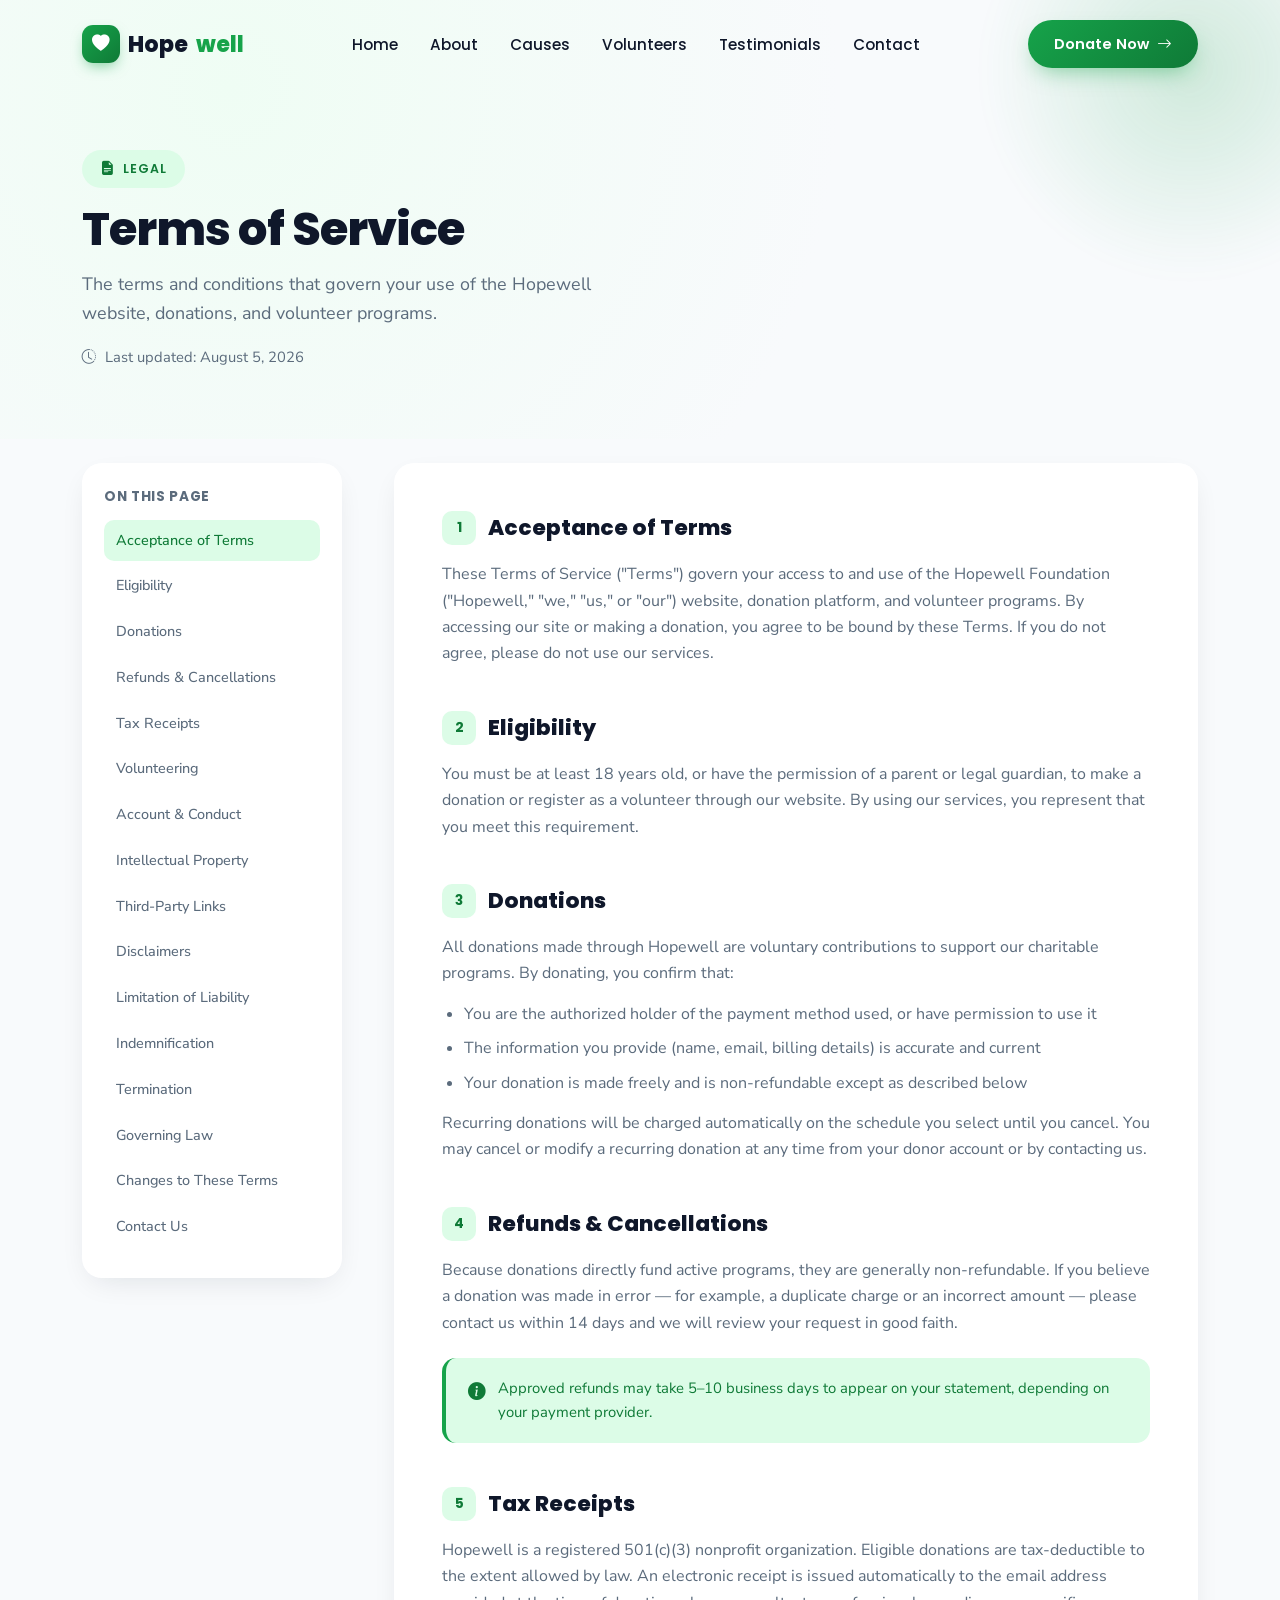
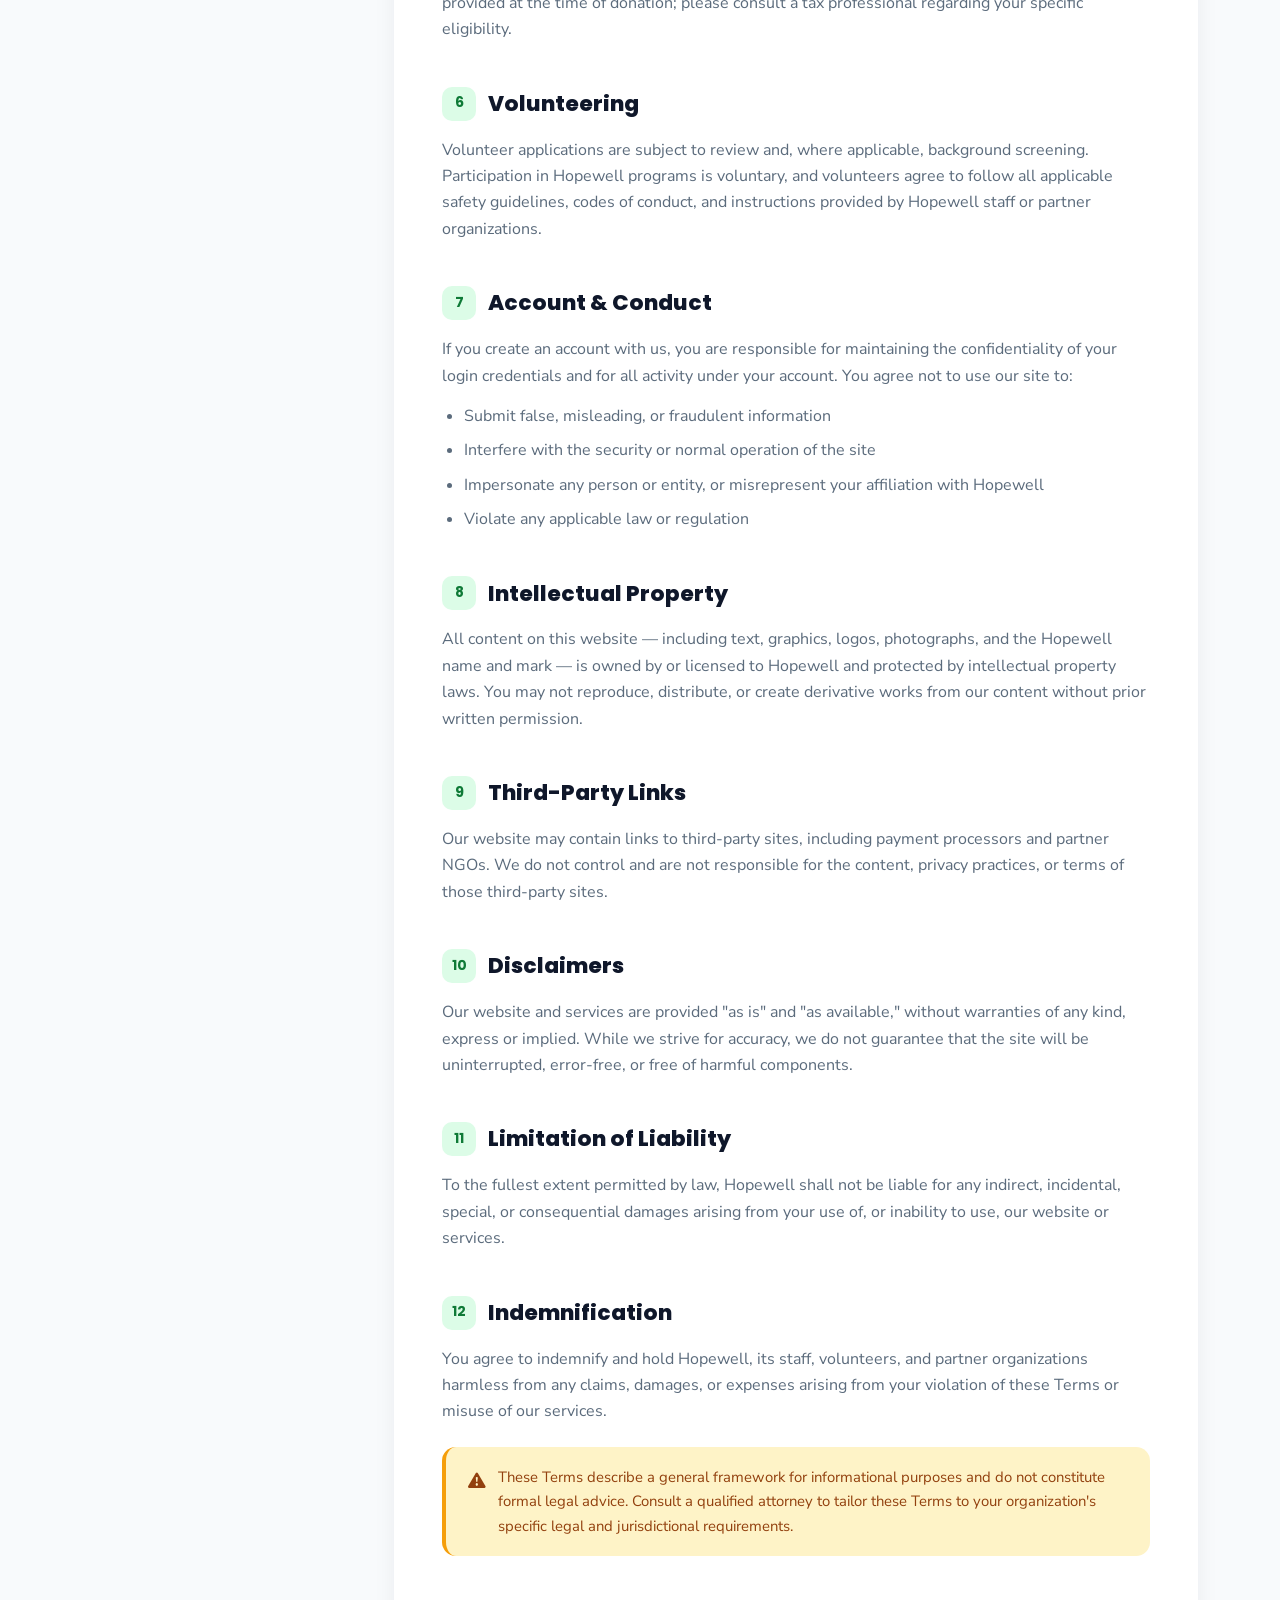
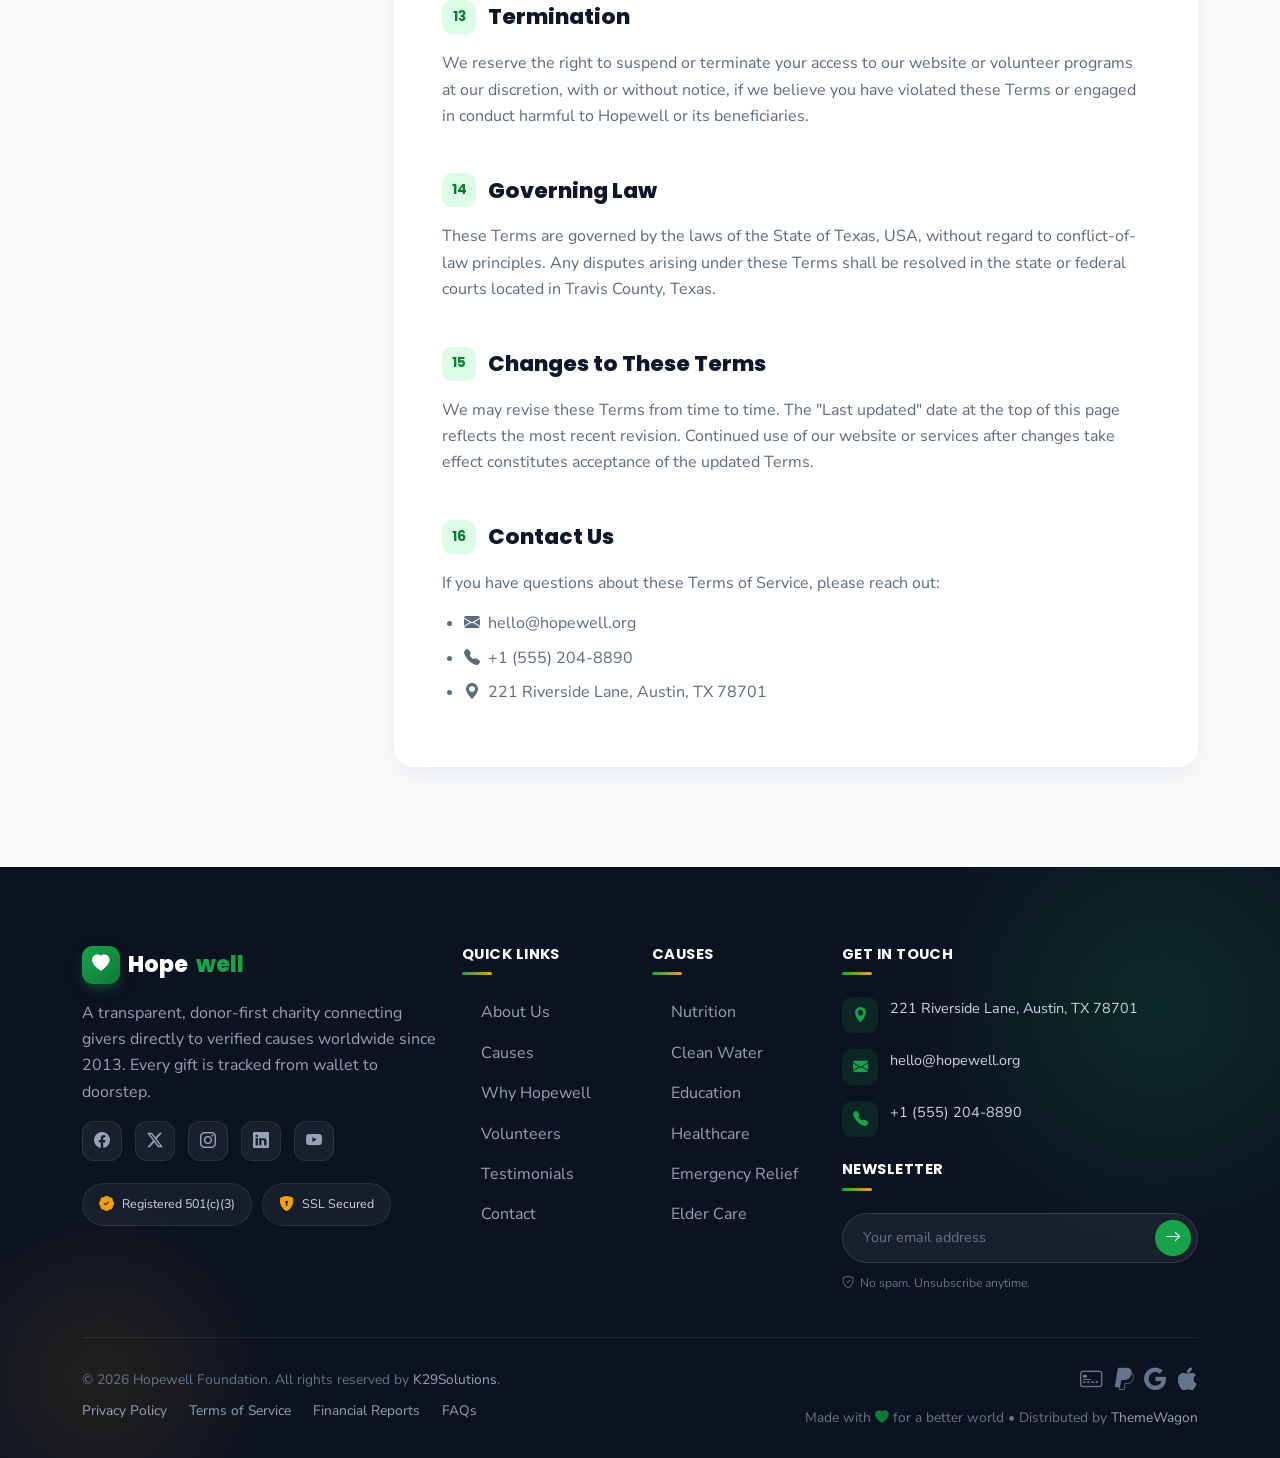
<file: terms-of-service.html>
<!DOCTYPE html>
<html lang="en">

<head>
  <meta charset="UTF-8">
  <meta name="viewport" content="width=device-width, initial-scale=1.0">
  <title>Terms of Service &mdash; Hopewell</title>
  <meta name="description"
    content="Read the terms and conditions that govern your use of the Hopewell website, donations, and volunteer programs.">

  <!-- Google Fonts -->
  <link rel="preconnect" href="https://fonts.googleapis.com">
  <link rel="preconnect" href="https://fonts.gstatic.com" crossorigin>
  <link
    href="https://fonts.googleapis.com/css2?family=Poppins:wght@400;500;600;700;800&family=Nunito+Sans:wght@400;500;600;700&display=swap"
    rel="stylesheet">

  <!-- Bootstrap -->
  <link href="assets/styles/bootstrap.min.css" rel="stylesheet">
  <!-- Bootstrap Icons -->
  <link rel="stylesheet" href="https://cdn.jsdelivr.net/npm/bootstrap-icons@1.11.3/font/bootstrap-icons.css">
  <!-- AOS -->
  <link href="https://unpkg.com/aos@2.3.1/dist/aos.css" rel="stylesheet">
  <link href="assets/styles/style.css" rel="stylesheet" />
  <link rel="icon" type="image/x-icon" href="assets/img/hand-heart.png">


</head>

<body>
  <!-- ============================================
     PRELOADER
============================================ -->
  <div id="preloader" aria-hidden="true">
    <div class="preload-ring"><i class="bi bi-heart-fill preload-heart"></i></div>
    <div class="preload-text">LOADING HOPE&hellip;</div>
  </div>

  <nav class="navbar navbar-expand-lg navbar-hw" id="mainNav">
    <div class="container">
      <a class="hw-logo" href="index.html">
        <span class="hw-logo-mark"><i class="bi bi-heart-fill"></i></span>
        Hope<span class="dot">well</span>
      </a>
      <button class="navbar-toggler border-0" type="button" data-bs-toggle="collapse" data-bs-target="#navMenu"
        aria-label="Toggle navigation">
        <i class="bi bi-list fs-2"></i>
      </button>
      <div class="collapse navbar-collapse" id="navMenu">
        <ul class="navbar-nav nav-hw mx-auto mt-3 mt-lg-0">
          <li class="nav-item"><a class="nav-link" href="index.html">Home</a></li>
          <li class="nav-item"><a class="nav-link" href="index.html#about">About</a></li>
          <li class="nav-item"><a class="nav-link" href="index.html#causes">Causes</a></li>
          <li class="nav-item"><a class="nav-link" href="index.html#volunteers">Volunteers</a></li>
          <li class="nav-item"><a class="nav-link" href="index.html#testimonials">Testimonials</a></li>
          <li class="nav-item"><a class="nav-link" href="index.html#contact">Contact</a></li>
        </ul>
        <a href="index.html#causes" class="btn-hw-primary d-none d-lg-inline-flex">Donate Now <i
            class="bi bi-arrow-right"></i></a>
      </div>
    </div>
  </nav>

  <!-- ============================================
     PAGE HEADER
============================================ -->
  <header class="policy-hero" id="home">
    <div class="hero-glow"></div>
    <div class="container position-relative" data-aos="fade-up">
      <span class="eyebrow"><i class="bi bi-file-earmark-text-fill"></i> Legal</span>
      <h1 class="hero-title mt-3" style="font-size:clamp(2rem,4vw,2.9rem);">Terms of Service</h1>
      <p class="hero-lead mt-3">The terms and conditions that govern your use of the Hopewell website, donations, and
        volunteer programs.</p>
      <div class="policy-updated mt-3"><i class="bi bi-clock-history me-1"></i> Last updated: August 5, 2026</div>
    </div>
  </header>

  <!-- ============================================
     TERMS CONTENT
============================================ -->
  <section class="section-pad pt-4">
    <div class="container">
      <div class="policy-layout">

        <!-- TOC -->
        <aside class="policy-toc d-none d-lg-block" data-aos="fade-right">
          <h6>On this page</h6>
          <ul id="policyToc">
            <li><a href="#acceptance">Acceptance of Terms</a></li>
            <li><a href="#eligibility">Eligibility</a></li>
            <li><a href="#donations">Donations</a></li>
            <li><a href="#refunds">Refunds &amp; Cancellations</a></li>
            <li><a href="#tax-receipts">Tax Receipts</a></li>
            <li><a href="#volunteering">Volunteering</a></li>
            <li><a href="#account-conduct">Account &amp; Conduct</a></li>
            <li><a href="#intellectual-property">Intellectual Property</a></li>
            <li><a href="#third-party-links">Third-Party Links</a></li>
            <li><a href="#disclaimers">Disclaimers</a></li>
            <li><a href="#liability">Limitation of Liability</a></li>
            <li><a href="#indemnification">Indemnification</a></li>
            <li><a href="#termination">Termination</a></li>
            <li><a href="#governing-law">Governing Law</a></li>
            <li><a href="#changes-terms">Changes to These Terms</a></li>
            <li><a href="#contact-terms">Contact Us</a></li>
          </ul>
        </aside>

        <!-- CONTENT -->
        <div class="policy-content" data-aos="fade-up">

          <h2 id="acceptance"><span class="num">1</span>Acceptance of Terms</h2>
          <p>These Terms of Service ("Terms") govern your access to and use of the Hopewell Foundation ("Hopewell,"
            "we," "us," or "our") website, donation platform, and volunteer programs. By accessing our site or making a
            donation, you agree to be bound by these Terms. If you do not agree, please do not use our services.</p>

          <h2 id="eligibility"><span class="num">2</span>Eligibility</h2>
          <p>You must be at least 18 years old, or have the permission of a parent or legal guardian, to make a donation
            or register as a volunteer through our website. By using our services, you represent that you meet this
            requirement.</p>

          <h2 id="donations"><span class="num">3</span>Donations</h2>
          <p>All donations made through Hopewell are voluntary contributions to support our charitable programs. By
            donating, you confirm that:</p>
          <ul>
            <li>You are the authorized holder of the payment method used, or have permission to use it</li>
            <li>The information you provide (name, email, billing details) is accurate and current</li>
            <li>Your donation is made freely and is non-refundable except as described below</li>
          </ul>
          <p>Recurring donations will be charged automatically on the schedule you select until you cancel. You may
            cancel or modify a recurring donation at any time from your donor account or by contacting us.</p>

          <h2 id="refunds"><span class="num">4</span>Refunds &amp; Cancellations</h2>
          <p>Because donations directly fund active programs, they are generally non-refundable. If you believe a
            donation was made in error &mdash; for example, a duplicate charge or an incorrect amount &mdash; please
            contact us within 14 days and we will review your request in good faith.</p>
          <div class="policy-callout"><i class="bi bi-info-circle-fill"></i> Approved refunds may take 5&ndash;10
            business days to appear on your statement, depending on your payment provider.</div>

          <h2 id="tax-receipts"><span class="num">5</span>Tax Receipts</h2>
          <p>Hopewell is a registered 501(c)(3) nonprofit organization. Eligible donations are tax-deductible to the
            extent allowed by law. An electronic receipt is issued automatically to the email address provided at the
            time of donation; please consult a tax professional regarding your specific eligibility.</p>

          <h2 id="volunteering"><span class="num">6</span>Volunteering</h2>
          <p>Volunteer applications are subject to review and, where applicable, background screening. Participation in
            Hopewell programs is voluntary, and volunteers agree to follow all applicable safety guidelines, codes of
            conduct, and instructions provided by Hopewell staff or partner organizations.</p>

          <h2 id="account-conduct"><span class="num">7</span>Account &amp; Conduct</h2>
          <p>If you create an account with us, you are responsible for maintaining the confidentiality of your login
            credentials and for all activity under your account. You agree not to use our site to:</p>
          <ul>
            <li>Submit false, misleading, or fraudulent information</li>
            <li>Interfere with the security or normal operation of the site</li>
            <li>Impersonate any person or entity, or misrepresent your affiliation with Hopewell</li>
            <li>Violate any applicable law or regulation</li>
          </ul>

          <h2 id="intellectual-property"><span class="num">8</span>Intellectual Property</h2>
          <p>All content on this website &mdash; including text, graphics, logos, photographs, and the Hopewell name and
            mark &mdash; is owned by or licensed to Hopewell and protected by intellectual property laws. You may not
            reproduce, distribute, or create derivative works from our content without prior written permission.</p>

          <h2 id="third-party-links"><span class="num">9</span>Third-Party Links</h2>
          <p>Our website may contain links to third-party sites, including payment processors and partner NGOs. We do
            not control and are not responsible for the content, privacy practices, or terms of those third-party sites.
          </p>

          <h2 id="disclaimers"><span class="num">10</span>Disclaimers</h2>
          <p>Our website and services are provided "as is" and "as available," without warranties of any kind, express
            or implied. While we strive for accuracy, we do not guarantee that the site will be uninterrupted,
            error-free, or free of harmful components.</p>

          <h2 id="liability"><span class="num">11</span>Limitation of Liability</h2>
          <p>To the fullest extent permitted by law, Hopewell shall not be liable for any indirect, incidental, special,
            or consequential damages arising from your use of, or inability to use, our website or services.</p>

          <h2 id="indemnification"><span class="num">12</span>Indemnification</h2>
          <p>You agree to indemnify and hold Hopewell, its staff, volunteers, and partner organizations harmless from
            any claims, damages, or expenses arising from your violation of these Terms or misuse of our services.</p>

          <div class="policy-callout warn"><i class="bi bi-exclamation-triangle-fill"></i> These Terms describe a
            general framework for informational purposes and do not constitute formal legal advice. Consult a qualified
            attorney to tailor these Terms to your organization's specific legal and jurisdictional requirements.</div>

          <h2 id="termination"><span class="num">13</span>Termination</h2>
          <p>We reserve the right to suspend or terminate your access to our website or volunteer programs at our
            discretion, with or without notice, if we believe you have violated these Terms or engaged in conduct
            harmful to Hopewell or its beneficiaries.</p>

          <h2 id="governing-law"><span class="num">14</span>Governing Law</h2>
          <p>These Terms are governed by the laws of the State of Texas, USA, without regard to conflict-of-law
            principles. Any disputes arising under these Terms shall be resolved in the state or federal courts located
            in Travis County, Texas.</p>

          <h2 id="changes-terms"><span class="num">15</span>Changes to These Terms</h2>
          <p>We may revise these Terms from time to time. The "Last updated" date at the top of this page reflects the
            most recent revision. Continued use of our website or services after changes take effect constitutes
            acceptance of the updated Terms.</p>

          <h2 id="contact-terms"><span class="num">16</span>Contact Us</h2>
          <p>If you have questions about these Terms of Service, please reach out:</p>
          <ul>
            <li><i class="bi bi-envelope-fill me-2"></i>hello@hopewell.org</li>
            <li><i class="bi bi-telephone-fill me-2"></i>+1 (555) 204-8890</li>
            <li><i class="bi bi-geo-alt-fill me-2"></i>221 Riverside Lane, Austin, TX 78701</li>
          </ul>

        </div>
      </div>
    </div>
  </section>

  <!-- ============================================
     MOBILE STICKY DONATE BAR
============================================ -->
  <div class="mobile-donate-bar">
    <a href="index.html#causes" class="btn-hw-primary">Donate Now <i class="bi bi-heart-fill"></i></a>
  </div>

  <!-- ============================================
     SCROLL TO TOP
============================================ -->
  <div id="scrollTop" role="button" aria-label="Scroll to top" tabindex="0">
    <svg viewBox="0 0 52 52">
      <circle cx="26" cy="26" r="23"></circle>
      <circle class="progress" cx="26" cy="26" r="23"></circle>
    </svg>
    <i class="bi bi-arrow-up"></i>
  </div>

  <footer class="footer-hw">
    <svg class="footer-wave" viewBox="0 0 1440 70" preserveAspectRatio="none" xmlns="http://www.w3.org/2000/svg"
      aria-hidden="true">
      <path fill="#0B1220" d="M0,32 C240,70 480,0 720,18 C960,36 1200,70 1440,26 L1440,70 L0,70 Z"></path>
    </svg>
    <span class="footer-glow"></span>
    <span class="footer-glow-2"></span>
    <div class="container footer-top">
      <div class="row g-4">
        <div class="col-lg-4 col-md-6">
          <a class="hw-logo text-white" href="index.html">
            <span class="hw-logo-mark"><i class="bi bi-heart-fill"></i></span>
            Hope<span class="dot" style="color:var(--clr-primary);">well</span>
          </a>
          <p class="mt-3">A transparent, donor-first charity connecting givers directly to verified causes worldwide
            since 2013. Every gift is tracked from wallet to doorstep.</p>
          <div class="footer-social mt-3">
            <a href="#" aria-label="Facebook"><i class="bi bi-facebook"></i></a>
            <a href="#" aria-label="Twitter / X"><i class="bi bi-twitter-x"></i></a>
            <a href="#" aria-label="Instagram"><i class="bi bi-instagram"></i></a>
            <a href="#" aria-label="LinkedIn"><i class="bi bi-linkedin"></i></a>
            <a href="#" aria-label="YouTube"><i class="bi bi-youtube"></i></a>
          </div>
          <div class="footer-badges">
            <span class="footer-badge"><i class="bi bi-patch-check-fill"></i> Registered 501(c)(3)</span>
            <span class="footer-badge"><i class="bi bi-shield-lock-fill"></i> SSL Secured</span>
          </div>
        </div>

        <div class="col-6 col-md-3 col-lg-2">
          <h6>Quick Links</h6>
          <ul>
            <li><a class="footer-link" href="index.html#about"><i class="bi bi-caret-right-fill"></i>About Us</a></li>
            <li><a class="footer-link" href="index.html#causes"><i class="bi bi-caret-right-fill"></i>Causes</a></li>
            <li><a class="footer-link" href="index.html#why"><i class="bi bi-caret-right-fill"></i>Why Hopewell</a></li>
            <li><a class="footer-link" href="index.html#volunteers"><i class="bi bi-caret-right-fill"></i>Volunteers</a>
            </li>
            <li><a class="footer-link" href="index.html#testimonials"><i
                  class="bi bi-caret-right-fill"></i>Testimonials</a></li>
            <li><a class="footer-link" href="index.html#contact"><i class="bi bi-caret-right-fill"></i>Contact</a></li>
          </ul>
        </div>

        <div class="col-6 col-md-3 col-lg-2">
          <h6>Causes</h6>
          <ul>
            <li><a class="footer-link" href="index.html#causes"><i class="bi bi-caret-right-fill"></i>Nutrition</a></li>
            <li><a class="footer-link" href="index.html#causes"><i class="bi bi-caret-right-fill"></i>Clean Water</a>
            </li>
            <li><a class="footer-link" href="index.html#causes"><i class="bi bi-caret-right-fill"></i>Education</a></li>
            <li><a class="footer-link" href="index.html#causes"><i class="bi bi-caret-right-fill"></i>Healthcare</a>
            </li>
            <li><a class="footer-link" href="index.html#causes"><i class="bi bi-caret-right-fill"></i>Emergency
                Relief</a></li>
            <li><a class="footer-link" href="index.html#causes"><i class="bi bi-caret-right-fill"></i>Elder Care</a>
            </li>
          </ul>
        </div>

        <div class="col-md-6 col-lg-4">
          <h6>Get In Touch</h6>
          <div class="footer-contact-item">
            <span class="ic"><i class="bi bi-geo-alt-fill"></i></span>
            <span>221 Riverside Lane, Austin, TX 78701</span>
          </div>
          <div class="footer-contact-item">
            <span class="ic"><i class="bi bi-envelope-fill"></i></span>
            <span>hello@hopewell.org</span>
          </div>
          <div class="footer-contact-item">
            <span class="ic"><i class="bi bi-telephone-fill"></i></span>
            <span>+1 (555) 204-8890</span>
          </div>
          <h6 class="mt-4">Newsletter</h6>
          <div class="newsletter-input">
            <input type="email" placeholder="Your email address" aria-label="Email for newsletter">
            <button type="button" aria-label="Subscribe"><i class="bi bi-arrow-right"></i></button>
          </div>
          <div class="newsletter-note"><i class="bi bi-shield-check"></i> No spam. Unsubscribe anytime.</div>
        </div>
      </div>

      <div class="footer-divider"></div>
      <div class="footer-bottom d-flex flex-wrap justify-content-between align-items-center gap-3">
        <div>
          <div>&copy; 2026 Hopewell Foundation. All rights reserved by <a href="https://www.templatemonster.com/authors/k29solutions/" target="_blank" rel="noopener noreferrer">K29Solutions</a>.</div>
        <div class="footer-bottom-links mt-2">
          <a href="privacy-policy.html">Privacy Policy</a>
          <a href="terms-of-service.html">Terms of Service</a>
          <a href="financial-reports.html">Financial Reports</a>
          <a href="faq.html">FAQs</a>
        </div>
        </div>
        <div class="text-md-end">
          <div class="footer-payments justify-content-md-end mb-2">
            <i class="bi bi-credit-card-2-front" title="Cards accepted"></i>
            <i class="bi bi-paypal" title="PayPal accepted"></i>
            <i class="bi bi-google" title="Google Pay accepted"></i>
            <i class="bi bi-apple" title="Apple Pay accepted"></i>
          </div>
          <div>Made with <i class="bi bi-heart-fill text-primary-hw"></i> for a better world &bull; Distributed by <a href="https://www.themewagon.com" target="_blank" rel="noopener noreferrer">ThemeWagon</a></div>
        </div>
      </div>
    </div>
  </footer>


<!-- Bootstrap Bundle -->
<script src="assets/scripts/bootstrap.bundle.min.js"></script>
<!-- AOS -->
<script src="https://unpkg.com/aos@2.3.1/dist/aos.js"></script>
<script src="assets/scripts/script.js"></script>

</body>

</html>
</file>
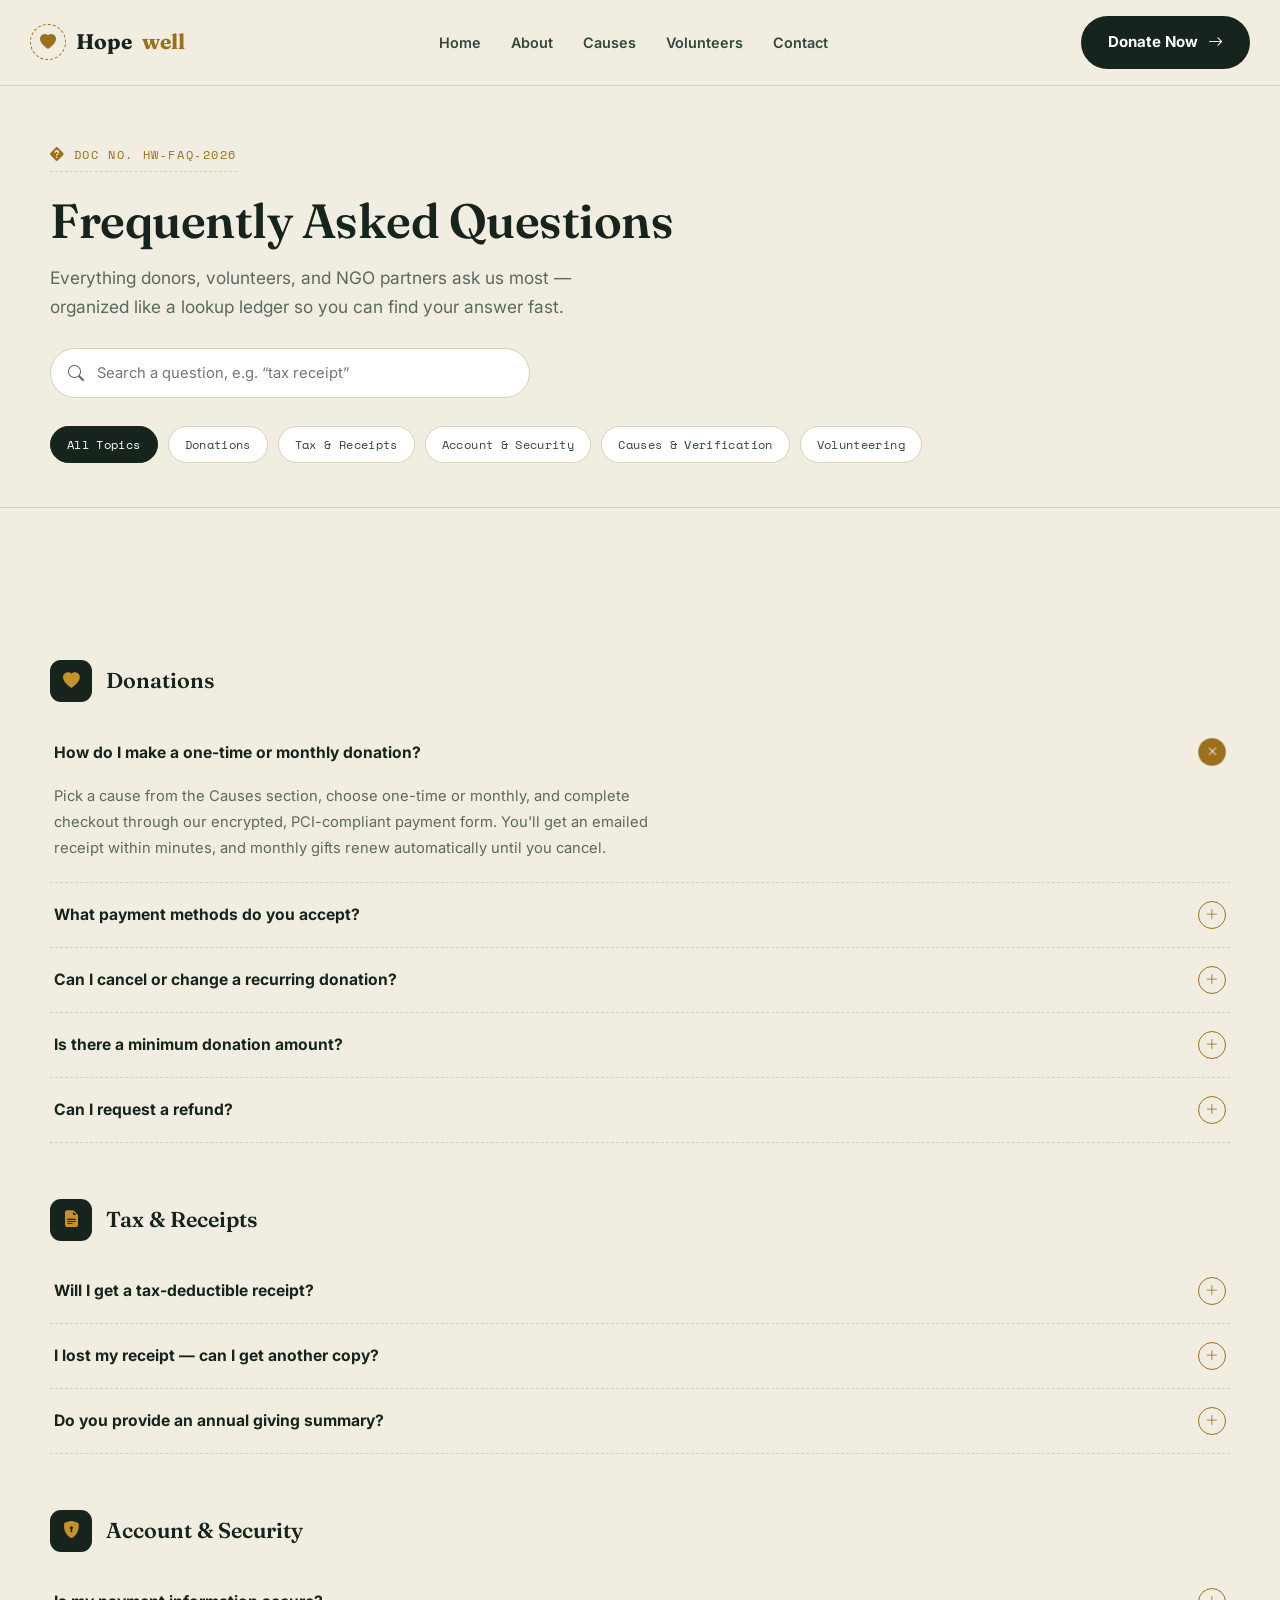
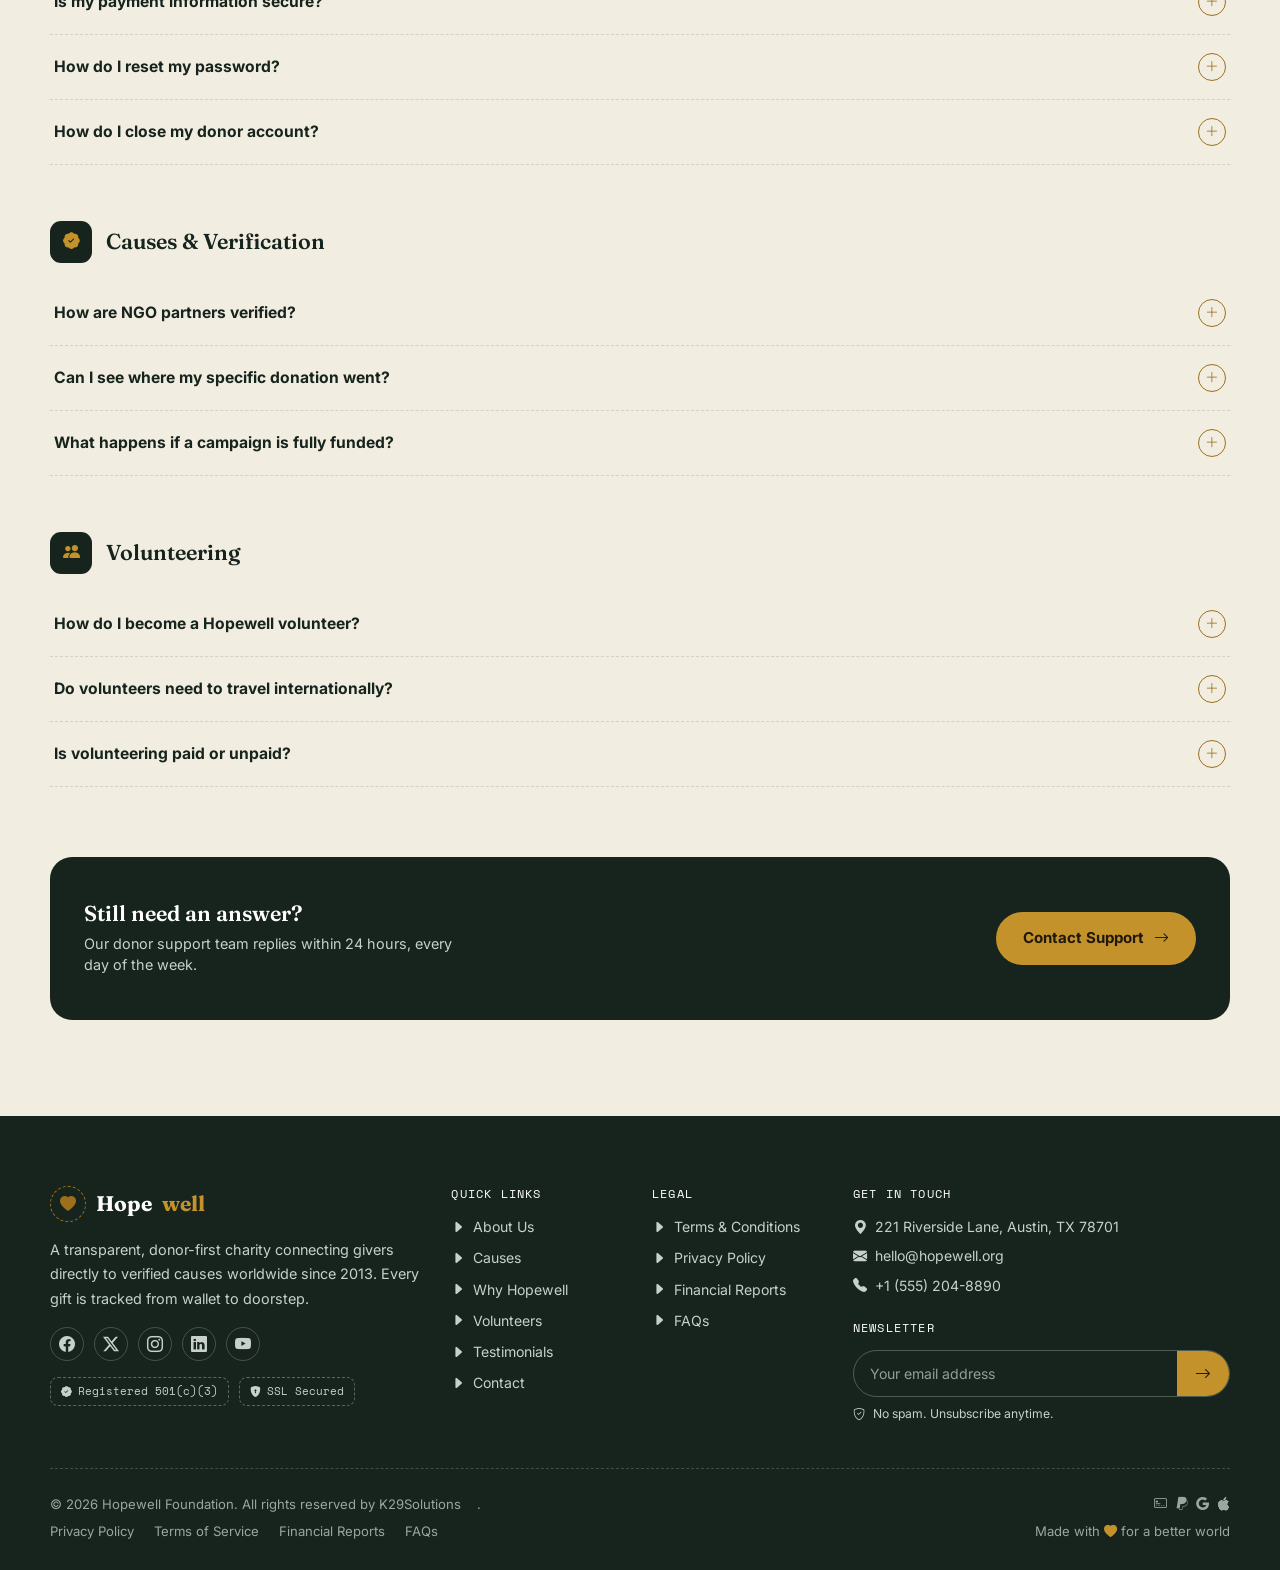
<file: theme2/faq.html>
<!DOCTYPE html>
<html lang="en">
<head>
<meta charset="UTF-8">
<meta name="viewport" content="width=device-width, initial-scale=1.0">
<!-- Google Fonts -->
<link rel="preconnect" href="https://fonts.googleapis.com">
<link rel="preconnect" href="https://fonts.gstatic.com" crossorigin>
<link href="https://fonts.googleapis.com/css2?family=Fraunces:ital,opsz,wght@0,9..144,500;0,9..144,600;0,9..144,700;1,9..144,500&family=Inter:wght@400;500;600;700;800&family=Space+Mono:wght@400;700&display=swap" rel="stylesheet">

<!-- Bootstrap (layout grid only) -->
<link href="https://cdn.jsdelivr.net/npm/bootstrap@5.3.3/dist/css/bootstrap.min.css" rel="stylesheet">
<!-- Bootstrap Icons -->
<link rel="stylesheet" href="https://cdn.jsdelivr.net/npm/bootstrap-icons@1.11.3/font/bootstrap-icons.css">
<!-- AOS -->
<link href="https://unpkg.com/aos@2.3.1/dist/aos.css" rel="stylesheet">

<link href="assets/style.css" rel="stylesheet">

<title>FAQs — Hopewell</title>
<meta name="description" content="Answers to common questions about donating, tax receipts, volunteering, and how Hopewell verifies causes.">


</head>
<body>

<!-- ============================================
     PRELOADER
============================================ -->
<div id="hj-preloader" aria-hidden="true">
  <div class="hj-stamp-ring"><i class="bi bi-question-lg"></i></div>
  <div class="hj-preload-text">Looking up your answer&hellip;</div>
</div>

<!-- ============================================
     NAVBAR
============================================ -->
<nav class="hj-nav">
  <div class="hj-container hj-nav-inner">
    <a class="hj-logo" href="index-2.html">
      <span class="hj-logo-mark"><i class="bi bi-heart-fill"></i></span>
      Hope<span class="dot">well</span>
    </a>
    <button class="hj-nav-toggle" id="hjNavToggle" aria-label="Toggle navigation"><i class="bi bi-list"></i></button>
    <ul class="hj-nav-links" id="hjNavLinks">
      <li><a href="index-2.html#home">Home</a></li>
      <li><a href="index-2.html#about">About</a></li>
      <li><a href="index-2.html#causes">Causes</a></li>
      <li><a href="index-2.html#volunteers">Volunteers</a></li>
      <li><a href="index-2.html#contact">Contact</a></li>
    </ul>
    <a href="index-2.html#causes" class="hj-btn hj-btn-primary hj-nav-cta">Donate Now <i class="bi bi-arrow-right"></i></a>
  </div>
</nav>

<!-- ============================================
     DOC HERO
============================================ -->
<header class="hj-doc-hero">
  <div class="hj-container">
    <span class="hj-eyebrow"><i class="bi bi-question-diamond-fill"></i> Doc No. HW&#8209;FAQ&#8209;2026</span>
    <h1 class="hj-h1 mt-4" style="font-size:clamp(2rem,4vw,3rem);">Frequently Asked Questions</h1>
    <p class="hj-lede mt-3">Everything donors, volunteers, and NGO partners ask us most — organized like a lookup ledger so you can find your answer fast.</p>
    <div class="hj-faq-search">
      <i class="bi bi-search"></i>
      <input type="text" id="hjFaqSearch" placeholder="Search a question, e.g. &ldquo;tax receipt&rdquo;" aria-label="Search FAQs">
    </div>
    <div class="hj-faq-chips" id="hjFaqChips">
      <button class="hj-faq-chip hj-active" data-filter="all">All Topics</button>
      <button class="hj-faq-chip" data-filter="donations">Donations</button>
      <button class="hj-faq-chip" data-filter="tax">Tax &amp; Receipts</button>
      <button class="hj-faq-chip" data-filter="account">Account &amp; Security</button>
      <button class="hj-faq-chip" data-filter="causes">Causes &amp; Verification</button>
      <button class="hj-faq-chip" data-filter="volunteering">Volunteering</button>
    </div>
  </div>
</header>

<!-- ============================================
     FAQ BODY
============================================ -->
<section class="hj-section">
  <div class="hj-container">

    <div class="hj-faq-empty" id="hjFaqEmpty">
      <i class="bi bi-mailbox2"></i>
      <div>No questions matched your search. Try a different word, or <a href="index-2.html#contact" style="color:var(--hj-gold-deep);font-weight:600;text-decoration:underline;">contact us</a> directly.</div>
    </div>

    <!-- DONATIONS -->
    <div class="hj-faq-group" data-group="donations" id="grp-donations" data-aos="fade-up">
      <div class="hj-faq-group-head">
        <div class="hj-faq-group-ic"><i class="bi bi-heart-fill"></i></div>
        <h2>Donations</h2>
      </div>

      <div class="hj-faq-item" data-cat="donations">
        <button class="hj-faq-q" aria-expanded="true" aria-controls="faq-1"><span class="hj-faq-q-text">How do I make a one-time or monthly donation?</span><span class="hj-faq-q-mark"><i class="bi bi-plus-lg"></i></span></button>
        <div class="hj-faq-a" id="faq-1"><p>Pick a cause from the Causes section, choose one-time or monthly, and complete checkout through our encrypted, PCI-compliant payment form. You'll get an emailed receipt within minutes, and monthly gifts renew automatically until you cancel.</p></div>
      </div>
      <div class="hj-faq-item" data-cat="donations">
        <button class="hj-faq-q" aria-expanded="false" aria-controls="faq-2"><span class="hj-faq-q-text">What payment methods do you accept?</span><span class="hj-faq-q-mark"><i class="bi bi-plus-lg"></i></span></button>
        <div class="hj-faq-a" id="faq-2"><p>We accept major credit and debit cards, PayPal, Google Pay, and Apple Pay. All transactions are processed through PCI-DSS-compliant payment partners.</p></div>
      </div>
      <div class="hj-faq-item" data-cat="donations">
        <button class="hj-faq-q" aria-expanded="false" aria-controls="faq-3"><span class="hj-faq-q-text">Can I cancel or change a recurring donation?</span><span class="hj-faq-q-mark"><i class="bi bi-plus-lg"></i></span></button>
        <div class="hj-faq-a" id="faq-3"><p>Yes — log into your donor account and adjust or cancel your recurring gift anytime, or email <strong style="color:var(--hj-ink);">hello@hopewell.org</strong> and we'll handle it for you within one business day.</p></div>
      </div>
      <div class="hj-faq-item" data-cat="donations">
        <button class="hj-faq-q" aria-expanded="false" aria-controls="faq-4"><span class="hj-faq-q-text">Is there a minimum donation amount?</span><span class="hj-faq-q-mark"><i class="bi bi-plus-lg"></i></span></button>
        <div class="hj-faq-a" id="faq-4"><p>No minimum — every gift, however small, is tracked and applied in full to the cause you choose.</p></div>
      </div>
      <div class="hj-faq-item" data-cat="donations">
        <button class="hj-faq-q" aria-expanded="false" aria-controls="faq-5"><span class="hj-faq-q-text">Can I request a refund?</span><span class="hj-faq-q-mark"><i class="bi bi-plus-lg"></i></span></button>
        <div class="hj-faq-a" id="faq-5"><p>If a charge was made in error, contact us within 14 days and we'll review it. Once funds have shipped to a field partner, refunds are reviewed case by case — see our <a href="terms-and-conditions.html#refunds" style="color:var(--hj-gold-deep);font-weight:600;text-decoration:underline;">Terms &amp; Conditions</a> for details.</p></div>
      </div>
    </div>

    <!-- TAX & RECEIPTS -->
    <div class="hj-faq-group" data-group="tax" id="grp-tax" data-aos="fade-up">
      <div class="hj-faq-group-head">
        <div class="hj-faq-group-ic"><i class="bi bi-file-earmark-text-fill"></i></div>
        <h2>Tax &amp; Receipts</h2>
      </div>

      <div class="hj-faq-item" data-cat="tax">
        <button class="hj-faq-q" aria-expanded="false" aria-controls="faq-6"><span class="hj-faq-q-text">Will I get a tax-deductible receipt?</span><span class="hj-faq-q-mark"><i class="bi bi-plus-lg"></i></span></button>
        <div class="hj-faq-a" id="faq-6"><p>Yes. Hopewell is a registered 501(c)(3) nonprofit, and an electronic receipt is generated automatically the moment your donation is confirmed. Consult your tax advisor on your specific eligibility.</p></div>
      </div>
      <div class="hj-faq-item" data-cat="tax">
        <button class="hj-faq-q" aria-expanded="false" aria-controls="faq-7"><span class="hj-faq-q-text">I lost my receipt — can I get another copy?</span><span class="hj-faq-q-mark"><i class="bi bi-plus-lg"></i></span></button>
        <div class="hj-faq-a" id="faq-7"><p>Every receipt is stored in your donor account under "Donation History," downloadable as a PDF anytime. You can also request a resend to your registered email.</p></div>
      </div>
      <div class="hj-faq-item" data-cat="tax">
        <button class="hj-faq-q" aria-expanded="false" aria-controls="faq-8"><span class="hj-faq-q-text">Do you provide an annual giving summary?</span><span class="hj-faq-q-mark"><i class="bi bi-plus-lg"></i></span></button>
        <div class="hj-faq-a" id="faq-8"><p>Yes — a consolidated annual summary of all your donations is emailed each January, ahead of tax season.</p></div>
      </div>
    </div>

    <!-- ACCOUNT & SECURITY -->
    <div class="hj-faq-group" data-group="account" id="grp-account" data-aos="fade-up">
      <div class="hj-faq-group-head">
        <div class="hj-faq-group-ic"><i class="bi bi-shield-lock-fill"></i></div>
        <h2>Account &amp; Security</h2>
      </div>

      <div class="hj-faq-item" data-cat="account">
        <button class="hj-faq-q" aria-expanded="false" aria-controls="faq-9"><span class="hj-faq-q-text">Is my payment information secure?</span><span class="hj-faq-q-mark"><i class="bi bi-plus-lg"></i></span></button>
        <div class="hj-faq-a" id="faq-9"><p>Yes. All checkout traffic is SSL-encrypted, and full card numbers are never stored on Hopewell's own servers — only a secure token from our PCI-compliant payment processor.</p></div>
      </div>
      <div class="hj-faq-item" data-cat="account">
        <button class="hj-faq-q" aria-expanded="false" aria-controls="faq-10"><span class="hj-faq-q-text">How do I reset my password?</span><span class="hj-faq-q-mark"><i class="bi bi-plus-lg"></i></span></button>
        <div class="hj-faq-a" id="faq-10"><p>Use the "Forgot password" link on the account sign-in page — you'll receive a secure reset link by email within a few minutes.</p></div>
      </div>
      <div class="hj-faq-item" data-cat="account">
        <button class="hj-faq-q" aria-expanded="false" aria-controls="faq-11"><span class="hj-faq-q-text">How do I close my donor account?</span><span class="hj-faq-q-mark"><i class="bi bi-plus-lg"></i></span></button>
        <div class="hj-faq-a" id="faq-11"><p>Email <strong style="color:var(--hj-ink);">hello@hopewell.org</strong> and we'll close your account. Past donation and tax records are retained as required by law even after closure.</p></div>
      </div>
    </div>

    <!-- CAUSES & VERIFICATION -->
    <div class="hj-faq-group" data-group="causes" id="grp-causes" data-aos="fade-up">
      <div class="hj-faq-group-head">
        <div class="hj-faq-group-ic"><i class="bi bi-patch-check-fill"></i></div>
        <h2>Causes &amp; Verification</h2>
      </div>

      <div class="hj-faq-item" data-cat="causes">
        <button class="hj-faq-q" aria-expanded="false" aria-controls="faq-12"><span class="hj-faq-q-text">How are NGO partners verified?</span><span class="hj-faq-q-mark"><i class="bi bi-plus-lg"></i></span></button>
        <div class="hj-faq-a" id="faq-12"><p>Every partner organization passes an independent annual compliance audit covering financial controls, program delivery, and safeguarding practices before receiving funds through Hopewell.</p></div>
      </div>
      <div class="hj-faq-item" data-cat="causes">
        <button class="hj-faq-q" aria-expanded="false" aria-controls="faq-13"><span class="hj-faq-q-text">Can I see where my specific donation went?</span><span class="hj-faq-q-mark"><i class="bi bi-plus-lg"></i></span></button>
        <div class="hj-faq-a" id="faq-13"><p>Yes — your donor dashboard shows real disbursement updates and photos tied to the campaign you supported, tracked from wallet to warehouse to doorstep.</p></div>
      </div>
      <div class="hj-faq-item" data-cat="causes">
        <button class="hj-faq-q" aria-expanded="false" aria-controls="faq-14"><span class="hj-faq-q-text">What happens if a campaign is fully funded?</span><span class="hj-faq-q-mark"><i class="bi bi-plus-lg"></i></span></button>
        <div class="hj-faq-a" id="faq-14"><p>Once a campaign reaches its goal, it closes to new gifts and moves into delivery. Any surplus is redirected to the next related campaign in that same cause category, disclosed on the campaign page.</p></div>
      </div>
    </div>

    <!-- VOLUNTEERING -->
    <div class="hj-faq-group" data-group="volunteering" id="grp-volunteering">
      <div class="hj-faq-group-head">
        <div class="hj-faq-group-ic"><i class="bi bi-people-fill"></i></div>
        <h2>Volunteering</h2>
      </div>

      <div class="hj-faq-item" data-cat="volunteering">
        <button class="hj-faq-q" aria-expanded="false" aria-controls="faq-15"><span class="hj-faq-q-text">How do I become a Hopewell volunteer?</span><span class="hj-faq-q-mark"><i class="bi bi-plus-lg"></i></span></button>
        <div class="hj-faq-a" id="faq-15"><p>Register your interest from the Volunteers section. Placement depends on background checks, local partner capacity, and the skills needed on the ground at the time.</p></div>
      </div>
      <div class="hj-faq-item" data-cat="volunteering">
        <button class="hj-faq-q" aria-expanded="false" aria-controls="faq-16"><span class="hj-faq-q-text">Do volunteers need to travel internationally?</span><span class="hj-faq-q-mark"><i class="bi bi-plus-lg"></i></span></button>
        <div class="hj-faq-a" id="faq-16"><p>Not always — we run remote outreach and logistics roles alongside on-the-ground field placements across our 40 partner countries.</p></div>
      </div>
      <div class="hj-faq-item" data-cat="volunteering">
        <button class="hj-faq-q" aria-expanded="false" aria-controls="faq-17"><span class="hj-faq-q-text">Is volunteering paid or unpaid?</span><span class="hj-faq-q-mark"><i class="bi bi-plus-lg"></i></span></button>
        <div class="hj-faq-a" id="faq-17"><p>Hopewell volunteer roles are unpaid. Field coordinators provide safety briefings, and select field placements include travel and lodging support — details are shared during onboarding.</p></div>
      </div>
    </div>

    <!-- CTA -->
    <div class="hj-faq-cta" data-aos="zoom-in">
      <div>
        <h3>Still need an answer?</h3>
        <p>Our donor support team replies within 24 hours, every day of the week.</p>
      </div>
      <a href="index-2.html#contact" class="hj-btn hj-btn-gold">Contact Support <i class="bi bi-arrow-right"></i></a>
    </div>

  </div>
</section>

<!-- ============================================
     FOOTER
============================================ -->
<footer class="hj-footer">
  <div class="hj-container">
    <div class="row g-4">
      <div class="col-lg-4 col-md-6">
        <a class="hj-logo" href="index-2.html" style="color:#fff;">
          <span class="hj-logo-mark"><i class="bi bi-heart-fill"></i></span>
          Hope<span class="dot" style="color:var(--hj-gold);">well</span>
        </a>
        <p class="mt-3">A transparent, donor-first charity connecting givers directly to verified causes worldwide since 2013. Every gift is tracked from wallet to doorstep.</p>
        <div class="hj-footer-social">
          <a href="#" aria-label="Facebook"><i class="bi bi-facebook"></i></a>
          <a href="#" aria-label="Twitter / X"><i class="bi bi-twitter-x"></i></a>
          <a href="#" aria-label="Instagram"><i class="bi bi-instagram"></i></a>
          <a href="#" aria-label="LinkedIn"><i class="bi bi-linkedin"></i></a>
          <a href="#" aria-label="YouTube"><i class="bi bi-youtube"></i></a>
        </div>
        <div class="hj-footer-badges">
          <span class="hj-footer-badge"><i class="bi bi-patch-check-fill"></i> Registered 501(c)(3)</span>
          <span class="hj-footer-badge"><i class="bi bi-shield-lock-fill"></i> SSL Secured</span>
        </div>
      </div>

      <div class="col-6 col-md-3 col-lg-2">
        <h6>Quick Links</h6>
        <ul>
          <li><a class="hj-footer-link" href="index-2.html#about"><i class="bi bi-caret-right-fill"></i>About Us</a></li>
          <li><a class="hj-footer-link" href="index-2.html#causes"><i class="bi bi-caret-right-fill"></i>Causes</a></li>
          <li><a class="hj-footer-link" href="index-2.html#why"><i class="bi bi-caret-right-fill"></i>Why Hopewell</a></li>
          <li><a class="hj-footer-link" href="index-2.html#volunteers"><i class="bi bi-caret-right-fill"></i>Volunteers</a></li>
          <li><a class="hj-footer-link" href="index-2.html#testimonials"><i class="bi bi-caret-right-fill"></i>Testimonials</a></li>
          <li><a class="hj-footer-link" href="index-2.html#contact"><i class="bi bi-caret-right-fill"></i>Contact</a></li>
        </ul>
      </div>

      <div class="col-6 col-md-3 col-lg-2">
        <h6>Legal</h6>
        <ul>
          <li><a class="hj-footer-link" href="terms-and-conditions.html"><i class="bi bi-caret-right-fill"></i>Terms &amp; Conditions</a></li>
          <li><a class="hj-footer-link" href="privacy-policy.html"><i class="bi bi-caret-right-fill"></i>Privacy Policy</a></li>
          <li><a class="hj-footer-link" href="financial-reports.html"><i class="bi bi-caret-right-fill"></i>Financial Reports</a></li>
          <li><a class="hj-footer-link" href="faq.html"><i class="bi bi-caret-right-fill"></i>FAQs</a></li>
        </ul>
      </div>

      <div class="col-md-6 col-lg-4">
        <h6>Get In Touch</h6>
        <div class="hj-footer-link mb-2"><i class="bi bi-geo-alt-fill"></i> 221 Riverside Lane, Austin, TX 78701</div>
        <div class="hj-footer-link mb-2"><i class="bi bi-envelope-fill"></i> hello@hopewell.org</div>
        <div class="hj-footer-link mb-2"><i class="bi bi-telephone-fill"></i> +1 (555) 204-8890</div>
        <h6 class="mt-4">Newsletter</h6>
        <div class="hj-newsletter">
          <input type="email" placeholder="Your email address" aria-label="Email for newsletter">
          <button type="button" aria-label="Subscribe"><i class="bi bi-arrow-right"></i></button>
        </div>
        <div class="hj-footer-link mt-2" style="font-size:.76rem;"><i class="bi bi-shield-check"></i> No spam. Unsubscribe anytime.</div>
      </div>
    </div>

    <div class="hj-footer-divider"></div>
    <div class="hj-footer-bottom">
      <div>
        <div>&copy; 2026 Hopewell Foundation. All rights reserved by <a href="https://www.templatemonster.com/authors/k29solutions/" target="_blank" rel="noopener noreferrer">K29Solutions</a>.</div>
        <div class="mt-2">
          <a href="privacy-policy.html">Privacy Policy</a>
          <a href="terms-and-conditions.html">Terms of Service</a>
          <a href="financial-reports.html">Financial Reports</a>
          <a href="faq.html">FAQs</a>
        </div>
      </div>
      <div class="text-md-end">
        <div class="mb-2"><i class="bi bi-credit-card-2-front me-2"></i><i class="bi bi-paypal me-2"></i><i class="bi bi-google me-2"></i><i class="bi bi-apple"></i></div>
        <div>Made with <i class="bi bi-heart-fill" style="color:var(--hj-gold);"></i> for a better world</div>
      </div>
    </div>
  </div>
</footer>

<!-- ============================================
     SCROLL TO TOP
============================================ -->
<div id="hj-scrolltop" role="button" aria-label="Scroll to top" tabindex="0"><i class="bi bi-arrow-up"></i></div>

<!-- Bootstrap Bundle -->
<script src="https://cdn.jsdelivr.net/npm/bootstrap@5.3.3/dist/js/bootstrap.bundle.min.js"></script>
<!-- AOS -->
<script src="https://unpkg.com/aos@2.3.1/dist/aos.js"></script>
<script src="assets/script.js"></script>
</body>
</html>
</file>
<file: assets/styles/style.css>
.btn-hw-primary i,
.nav-hw .nav-link::after {
  transition: transform 0.3s var(--ease);
}
.about-collage .img-b,
.cause-card,
.cause-img,
.cause-progress-track,
.cta-banner,
.hero,
.hero-media-frame,
.stats-band,
.testi-section,
.vol-card,
.vol-img,
.why-card {
  overflow: hidden;
}
.allocation-ring-label,
.blog-newsletter,
.cta-banner,
.faq-cta,
.faq-empty,
.hiw-step,
.post-stat-band,
.stat-item {
  text-align: center;
}
.post-breadcrumb a,
.post-tags a,
a {
  text-decoration: none;
}
.pagination-hw a,
.post-share a {
  box-shadow: 0 6px 16px -8px rgba(11, 18, 32, 0.25);
}
.blog-card .bc-tag,
.featured-post .fp-tag,
.footer-hw h6 {
  letter-spacing: 0.03em;
  text-transform: uppercase;
}
.blog-card .bc-tag,
.eyebrow,
.featured-post .fp-tag,
.footer-hw h6,
.policy-toc h6 {
  text-transform: uppercase;
}
:root {
  --clr-primary: #16a34a;
  --clr-primary-dark: #0f7a37;
  --clr-primary-light: #dcfce7;
  --clr-secondary: #f59e0b;
  --clr-secondary-light: #fef3c7;
  --clr-accent: #ef4444;
  --clr-bg: #f8fafc;
  --clr-surface: #ffffff;
  --clr-text: #0f172a;
  --clr-text-muted: #5b6b7c;
  --radius: 20px;
  --radius-sm: 12px;
  --radius-pill: 999px;
  --shadow-soft: 0 10px 30px -10px rgba(15, 23, 42, 0.12);
  --shadow-lift: 0 20px 45px -12px rgba(22, 163, 74, 0.35);
  --font-display: "Poppins", sans-serif;
  --font-body: "Nunito Sans", sans-serif;
  --ease: cubic-bezier(0.22, 1, 0.36, 1);
}
* {
  box-sizing: border-box;
}
html {
  scroll-behavior: smooth;
}
body {
  font-family: var(--font-body);
  color: var(--clr-text);
  background: var(--clr-bg);
  overflow-x: hidden;
  line-height: 1.65;
}
.eyebrow,
.font-display,
.hw-logo,
.preload-text,
h1,
h2,
h3,
h4,
h5 {
  font-family: var(--font-display);
}
img {
  max-width: 100%;
  display: block;
}
::selection {
  background: var(--clr-primary-light);
  color: var(--clr-primary-dark);
}
@media (prefers-reduced-motion: reduce) {
  * {
    animation-duration: NaNs !important;
    animation-iteration-count: 1 !important;
    transition-duration: NaNs !important;
    scroll-behavior: auto !important;
  }
}
.eyebrow {
  display: inline-flex;
  align-items: center;
  gap: 8px;
  font-weight: 600;
  font-size: 0.78rem;
  letter-spacing: 0.08em;
  color: var(--clr-primary-dark);
  background: var(--clr-primary-light);
  padding: 7px 18px;
  border-radius: var(--radius-pill);
}
.eyebrow i {
  font-size: 0.9rem;
}
.section-title {
  font-weight: 800;
  letter-spacing: -0.02em;
}
.section-sub {
  color: var(--clr-text-muted);
  font-size: 1.05rem;
  max-width: 620px;
}
.section-pad {
  padding: 100px 0;
}
#preloader {
  position: fixed;
  inset: 0;
  z-index: 9999;
  background: linear-gradient(160deg, #0f7a37, #16a34a 55%, #22c55e);
  display: flex;
  flex-direction: column;
  align-items: center;
  justify-content: center;
  gap: 22px;
  transition: opacity 0.6s var(--ease), visibility 0.6s var(--ease);
}
#preloader.hide {
  opacity: 0;
  visibility: hidden;
  pointer-events: none;
}
.preload-ring {
  position: relative;
  width: 96px;
  height: 96px;
  display: flex;
  align-items: center;
  justify-content: center;
}
.hw-logo,
.hw-logo-mark {
  display: flex;
  align-items: center;
}
.preload-ring::before {
  content: "";
  position: absolute;
  inset: 0;
  border-radius: 50%;
  border: 4px solid rgba(255, 255, 255, 0.25);
  border-top-color: #fff;
  animation: 1s linear infinite spin;
}
.preload-heart {
  font-size: 2.1rem;
  color: #fff;
  animation: 1.1s ease-in-out infinite pulse-beat;
}
@keyframes spin {
  to {
    transform: rotate(360deg);
  }
}
@keyframes pulse-beat {
  0%,
  100% {
    transform: scale(1);
  }
  50% {
    transform: scale(1.22);
  }
}
.preload-text {
  color: #fff;
  font-weight: 600;
  letter-spacing: 0.05em;
  font-size: 0.9rem;
  opacity: 0.9;
}
.navbar-hw {
  position: fixed;
  top: 0;
  left: 0;
  right: 0;
  z-index: 1000;
  padding: 20px 0;
  transition: all 0.4s var(--ease);
  background: 0 0;
}
.navbar-hw.scrolled {
  background: rgba(255, 255, 255, 0.85);
  backdrop-filter: blur(14px);
  padding: 12px 0;
  box-shadow: 0 4px 24px -8px rgba(15, 23, 42, 0.08);
}
.btn-hw-primary,
.float-card-1 .fc-icon,
.hw-logo-mark {
  background: linear-gradient(
    135deg,
    var(--clr-primary),
    var(--clr-primary-dark)
  );
}
.hw-logo {
  font-weight: 800;
  font-size: 1.4rem;
  color: var(--clr-text);
  gap: 8px;
}
.footer-bottom a:hover,
.footer-hw a:hover,
.hw-logo .dot {
  color: var(--clr-primary);
}
.hw-logo-mark {
  width: 38px;
  height: 38px;
  border-radius: 11px;
  justify-content: center;
  color: #fff;
  font-size: 1.1rem;
  box-shadow: 0 6px 14px -4px rgba(22, 163, 74, 0.55);
}
.btn-hw-outline,
.btn-hw-primary {
  font-weight: 600;
  font-size: 0.92rem;
  padding: 12px 26px;
  display: inline-flex;
  align-items: center;
  gap: 8px;
  font-family: var(--font-display);
}
.nav-hw .nav-link {
  font-family: var(--font-display);
  font-weight: 500;
  font-size: 0.95rem;
  color: var(--clr-text);
  padding: 8px 16px !important;
  position: relative;
}
.nav-hw .nav-link::after {
  content: "";
  position: absolute;
  left: 16px;
  right: 16px;
  bottom: 2px;
  height: 2px;
  background: var(--clr-primary);
  transform: scaleX(0);
  transform-origin: left;
}
#scrollTop.show,
.vol-card:hover .vol-social {
  opacity: 1;
  transform: translateY(0);
}
.nav-hw .nav-link:hover::after {
  transform: scaleX(1);
}
.btn-hw-primary {
  color: #fff;
  border: none;
  border-radius: var(--radius-pill);
  box-shadow: 0 10px 22px -8px rgba(22, 163, 74, 0.5);
  transition: transform 0.3s var(--ease), box-shadow 0.3s var(--ease);
}
.btn-hw-primary:hover {
  transform: translateY(-4px);
  box-shadow: 0 16px 30px -8px rgba(22, 163, 74, 0.6);
  color: #fff;
}
.about-badge,
.about-collage .img-a,
.cause-card,
.float-card,
.hero-media-frame,
.why-card {
  box-shadow: var(--shadow-soft);
}
.blog-card:hover .bc-link i,
.btn-hw-primary:hover i,
.featured-post:hover .fp-link i {
  transform: translateX(4px);
}
.btn-hw-outline {
  color: var(--clr-text);
  background: #fff;
  border: 1.5px solid #e2e8f0;
  border-radius: var(--radius-pill);
  transition: all 0.3s var(--ease);
}
.blob,
.hero-glow {
  border-radius: 50%;
}
.btn-hw-outline:hover {
  border-color: var(--clr-primary);
  color: var(--clr-primary-dark);
  transform: translateY(-4px);
}
.hero {
  position: relative;
  padding: 170px 0 130px;
  background: radial-gradient(circle at 18% 20%, #effdf4 0, var(--clr-bg) 55%);
}
.blob,
.hero-glow {
  position: absolute;
}
.hero-glow {
  width: 520px;
  height: 520px;
  background: radial-gradient(circle, rgba(22, 163, 74, 0.18), transparent 70%);
  top: -160px;
  right: -140px;
  pointer-events: none;
  filter: blur(10px);
}
.blob {
  filter: blur(2px);
  opacity: 0.55;
  animation: 9s ease-in-out infinite float;
}
.about-collage,
.audit-strip .content,
.faq-cta .content,
.hero-media,
.hero-media-frame,
.hiw-wrap {
  position: relative;
}
.blob-1 {
  width: 70px;
  height: 70px;
  background: var(--clr-secondary-light);
  top: 14%;
  left: 6%;
  animation-delay: 0s;
}
.blob-2 {
  width: 38px;
  height: 38px;
  background: var(--clr-primary-light);
  bottom: 20%;
  left: 14%;
  animation-delay: 1.5s;
}
.blob-3 {
  width: 24px;
  height: 24px;
  background: #fee2e2;
  top: 60%;
  right: 8%;
  animation-delay: 0.7s;
}
@keyframes float {
  0%,
  100% {
    transform: translateY(0) translateX(0);
  }
  50% {
    transform: translateY(-24px) translateX(10px);
  }
}
.hero-title {
  font-size: clamp(2.4rem, 4.6vw, 3.7rem);
  font-weight: 800;
  line-height: 1.08;
  letter-spacing: -0.02em;
}
.hero-title .accent-underline {
  position: relative;
  display: inline-block;
  color: var(--clr-primary-dark);
}
.hero-title .accent-underline svg {
  position: absolute;
  left: 0;
  bottom: -6px;
  width: 100%;
  height: 14px;
}
.hero-lead {
  font-size: 1.12rem;
  color: var(--clr-text-muted);
  max-width: 520px;
}
.hero-media-frame {
  border-radius: 32px;
  aspect-ratio: 4/4.6;
}
.hero-media-frame img {
  width: 100%;
  height: 100%;
  object-fit: cover;
}
.float-card {
  position: absolute;
  background: rgba(255, 255, 255, 0.85);
  backdrop-filter: blur(16px);
  border: 1px solid rgba(255, 255, 255, 0.6);
  border-radius: 18px;
  padding: 14px 18px;
  display: flex;
  align-items: center;
  gap: 12px;
  animation: 6s ease-in-out infinite drift;
}
.cause-tag,
.vol-social a {
  backdrop-filter: blur(6px);
}
.float-card .fc-icon {
  width: 42px;
  height: 42px;
  border-radius: 12px;
  display: flex;
  align-items: center;
  justify-content: center;
  font-size: 1.2rem;
  color: #fff;
  flex-shrink: 0;
}
.about-badge,
.hero-avatars {
  display: flex;
  align-items: center;
}
.float-card-1 {
  top: 8%;
  left: -8%;
  animation-delay: 0s;
}
.float-card-2 {
  bottom: 10%;
  right: -10%;
  animation-delay: 1s;
}
.fin-stat-card:nth-child(2) .fin-stat-ic,
.float-card-2 .fc-icon {
  background: linear-gradient(135deg, var(--clr-secondary), #d97706);
}
.float-card .fc-val {
  font-family: var(--font-display);
  font-weight: 700;
  font-size: 1.05rem;
  line-height: 1.1;
}
.float-card .fc-label {
  font-size: 0.76rem;
  color: var(--clr-text-muted);
}
@keyframes drift {
  0%,
  100% {
    transform: translateY(0);
  }
  50% {
    transform: translateY(-14px);
  }
}
.hero-avatars {
  gap: 10px;
}
.hero-avatars img {
  width: 38px;
  height: 38px;
  border-radius: 50%;
  border: 2.5px solid #fff;
  object-fit: cover;
  margin-left: -14px;
}
.hero-avatars img:first-child {
  margin-left: 0;
}
.stats-band {
  background: linear-gradient(
    135deg,
    var(--clr-primary-dark),
    var(--clr-primary) 60%,
    #22c55e
  );
  border-radius: 32px;
  position: relative;
}
.audit-strip::after,
.faq-cta::after,
.stats-band::after {
  content: "";
  position: absolute;
  inset: 0;
  background: url("data:image/svg+xml,%3Csvg xmlns='http://www.w3.org/2000/svg' width='60' height='60'%3E%3Ccircle cx='2' cy='2' r='1.4' fill='white' fill-opacity='0.12'/%3E%3C/svg%3E");
}
.stat-item {
  position: relative;
  color: #fff;
  padding: 44px 12px;
}
.stat-num {
  font-family: var(--font-display);
  font-weight: 800;
  font-size: clamp(2rem, 3.4vw, 2.7rem);
}
.stat-label {
  font-size: 0.92rem;
  opacity: 0.88;
  font-weight: 500;
}
.cause-donate,
.cause-tag {
  font-weight: 600;
  color: var(--clr-primary-dark);
  font-family: var(--font-display);
}
.stat-item + .stat-item {
  border-left: 1px solid rgba(255, 255, 255, 0.22);
}
.about-collage .img-a {
  border-radius: 26px;
  overflow: hidden;
}
.about-collage .img-b {
  position: absolute;
  width: 46%;
  bottom: -8%;
  right: -8%;
  border-radius: 20px;
  border: 6px solid var(--clr-bg);
  box-shadow: 0 20px 40px -14px rgba(15, 23, 42, 0.25);
}
.about-badge {
  position: absolute;
  top: -6%;
  left: -8%;
  background: #fff;
  border-radius: 18px;
  padding: 16px 20px;
  gap: 12px;
  z-index: 2;
}
.about-badge .ab-ring,
.why-ic {
  display: flex;
  align-items: center;
}
.about-badge .ab-ring {
  width: 52px;
  height: 52px;
  border-radius: 50%;
  background: conic-gradient(var(--clr-secondary) 87%, #f1f5f9 0);
  justify-content: center;
  font-weight: 800;
  font-family: var(--font-display);
  font-size: 0.82rem;
  color: var(--clr-primary-dark);
  position: relative;
}
.about-badge .ab-ring::before {
  content: "";
  position: absolute;
  inset: 5px;
  border-radius: 50%;
  background: #fff;
}
.about-badge .ab-ring span,
.blog-hero .container,
.post-hero .container {
  position: relative;
  z-index: 1;
}
.about-list,
.allocation-legend,
.footer-hw ul {
  list-style: none;
  padding: 0;
  margin: 0;
}
.about-list li {
  display: flex;
  gap: 14px;
  align-items: flex-start;
  padding: 12px 0;
}
.about-list .ic {
  width: 38px;
  height: 38px;
  flex-shrink: 0;
  border-radius: 11px;
  background: var(--clr-primary-light);
  color: var(--clr-primary-dark);
  display: flex;
  align-items: center;
  justify-content: center;
  font-size: 1rem;
}
.cause-card {
  background: var(--clr-surface);
  border-radius: var(--radius);
  height: 100%;
  transition: transform 0.45s var(--ease), box-shadow 0.45s var(--ease);
  transform-style: preserve-3d;
  perspective: 900px;
}
.cause-progress-fill,
.cause-progress-track,
.cause-tag {
  border-radius: var(--radius-pill);
}
.cause-card:hover {
  transform: translateY(-8px);
  box-shadow: 0 26px 50px -16px rgba(15, 23, 42, 0.2);
}
.cause-img {
  position: relative;
  aspect-ratio: 16/11;
}
.cause-img img {
  width: 100%;
  height: 100%;
  object-fit: cover;
  transition: transform 0.6s var(--ease);
}
.cause-card:hover .cause-img img {
  transform: scale(1.08);
}
.cause-tag {
  position: absolute;
  top: 14px;
  left: 14px;
  background: rgba(255, 255, 255, 0.92);
  font-size: 0.74rem;
  padding: 6px 14px;
}
.cause-body {
  padding: 24px;
}
.cause-progress-track {
  height: 9px;
  background: #eef2f6;
  margin: 14px 0 10px;
}
.cause-progress-fill {
  height: 100%;
  background: linear-gradient(90deg, var(--clr-secondary), var(--clr-primary));
  width: 0;
  transition: width 1.4s var(--ease);
}
.cause-meta {
  display: flex;
  justify-content: space-between;
  font-size: 0.86rem;
}
.cause-meta .raised {
  font-family: var(--font-display);
  font-weight: 700;
  color: var(--clr-primary-dark);
}
.breadcrumb-hw a,
.cause-meta .goal {
  color: var(--clr-text-muted);
}
.cause-donate {
  margin-top: 16px;
  width: 100%;
  font-size: 0.9rem;
  background: 0 0;
  border: 1.5px solid var(--clr-primary);
  padding: 10px;
  border-radius: var(--radius-pill);
  transition: all 0.3s var(--ease);
}
.btn-report:hover,
.cause-donate:hover {
  background: var(--clr-primary);
  color: #fff;
}
.btn-remedios {
  border: 1.5px solid #FFFFFFAA;
  color: #FFFFFFAA;
}
.btn-remedios:hover {
  border: 1.5px solid var(--clr-primary);
  background: var(--clr-primary);
  color: #FFFFFFFF;
}
.why-card {
  background: var(--clr-surface);
  border-radius: var(--radius);
  padding: 32px 26px;
  height: 100%;
  position: relative;
  transition: transform 0.4s var(--ease), box-shadow 0.4s var(--ease);
}
.why-card::before {
  content: "";
  position: absolute;
  inset: 0;
  opacity: 0;
  transition: opacity 0.4s var(--ease);
  background: linear-gradient(160deg, rgba(22, 163, 74, 0.06), transparent 60%);
}
.fin-stat-card:hover,
.why-card:hover {
  transform: translateY(-6px);
  box-shadow: var(--shadow-lift);
}
.why-card:hover::before {
  opacity: 1;
}
.why-ic {
  width: 56px;
  height: 56px;
  border-radius: 16px;
  justify-content: center;
  font-size: 1.4rem;
  color: #fff;
  margin-bottom: 18px;
  background: linear-gradient(
    135deg,
    var(--clr-primary),
    var(--clr-primary-dark)
  );
  box-shadow: 0 10px 20px -8px rgba(22, 163, 74, 0.5);
}
.hiw-num,
.vol-card {
  box-shadow: var(--shadow-soft);
}
.why-card:nth-child(2) .why-ic {
  background: linear-gradient(135deg, var(--clr-secondary), #d97706);
  box-shadow: 0 10px 20px -8px rgba(245, 158, 11, 0.5);
}
.why-card:nth-child(3) .why-ic {
  background: linear-gradient(135deg, var(--clr-accent), #b91c1c);
  box-shadow: 0 10px 20px -8px rgba(239, 68, 68, 0.5);
}
.why-card:nth-child(4) .why-ic {
  background: linear-gradient(135deg, #0ea5e9, #0369a1);
  box-shadow: 0 10px 20px -8px rgba(14, 165, 233, 0.5);
}
.why-card:nth-child(5) .why-ic {
  background: linear-gradient(135deg, var(--clr-primary-dark), #065f35);
}
.hiw-line {
  position: absolute;
  top: 60px;
  left: 60px;
  right: 60px;
  height: 2px;
  background: repeating-linear-gradient(
    90deg,
    #cbd5e1 0 10px,
    transparent 10px 20px
  );
  z-index: 0;
}
.hiw-num,
.hiw-step,
.vol-card,
.vol-img {
  position: relative;
}
#testiCarousel .carousel-indicators {
  bottom: -45px !important;
}
.hiw-step {
  z-index: 1;
}
.hiw-num {
  width: 76px;
  height: 76px;
  border-radius: 50%;
  background: #fff;
  display: flex;
  align-items: center;
  justify-content: center;
  margin: 0 auto 22px;
  font-family: var(--font-display);
  font-weight: 800;
  font-size: 1.5rem;
  color: var(--clr-primary-dark);
  border: 2px solid var(--clr-primary-light);
}
.hiw-num::after {
  content: "";
  position: absolute;
  inset: -6px;
  border-radius: 50%;
  border: 1px dashed rgba(22, 163, 74, 0.35);
}
.vol-card {
  border-radius: var(--radius);
}
.vol-img {
  aspect-ratio: 3/3.6;
}
.vol-img img {
  width: 100%;
  height: 100%;
  object-fit: cover;
  transition: transform 0.5s var(--ease);
}
.blog-card:hover .bc-img img,
.vol-card:hover .vol-img img {
  transform: scale(1.06);
}
.vol-overlay {
  position: absolute;
  inset: 0;
  background: linear-gradient(
    0deg,
    rgba(15, 23, 42, 0.85) 0,
    rgba(15, 23, 42, 0.05) 55%,
    transparent 100%
  );
  display: flex;
  flex-direction: column;
  justify-content: flex-end;
  padding: 22px;
  color: #fff;
}
.btn-cta,
.cta-banner,
.footer-hw,
.map-placeholder,
.testi-section {
  position: relative;
}
.vol-social {
  display: flex;
  gap: 8px;
  margin-top: 12px;
  opacity: 0;
  transform: translateY(10px);
  transition: all 0.4s var(--ease);
}
.vol-social a {
  width: 36px;
  height: 36px;
  border-radius: 50%;
  background: rgba(255, 255, 255, 0.16);
  display: flex;
  align-items: center;
  justify-content: center;
  color: #fff;
  transition: all 0.3s var(--ease);
}
.vol-social a:hover {
  background: var(--clr-primary);
  transform: translateY(-3px);
}
.testi-section {
  background: linear-gradient(180deg, #0f7a37 0, #0c6a30 100%);
  border-radius: 32px;
}
.testi-section::before {
  content: "";
  position: absolute;
  width: 400px;
  height: 400px;
  border-radius: 50%;
  background: radial-gradient(
    circle,
    rgba(255, 255, 255, 0.08),
    transparent 70%
  );
  top: -150px;
  left: -100px;
}
.testi-card {
  background: rgba(255, 255, 255, 0.1);
  backdrop-filter: blur(18px);
  border: 1px solid rgba(255, 255, 255, 0.16);
  border-radius: var(--radius);
  padding: 36px;
  color: #fff;
  height: 100%;
}
.testi-stars {
  color: var(--clr-secondary);
  font-size: 0.95rem;
  letter-spacing: 2px;
  margin-bottom: 14px;
}
.testi-quote {
  font-size: 1.02rem;
  line-height: 1.7;
  opacity: 0.95;
  min-height: 100px;
}
.testi-person {
  display: flex;
  align-items: center;
  gap: 12px;
  margin-top: 22px;
}
.testi-person img {
  width: 50px;
  height: 50px;
  border-radius: 50%;
  object-fit: cover;
  border: 2px solid rgba(255, 255, 255, 0.4);
}
.testi-name {
  font-family: var(--font-display);
  font-weight: 700;
  font-size: 0.95rem;
}
.testi-role {
  font-size: 0.8rem;
  opacity: 0.75;
}
#testiCarousel .carousel-indicators button {
  width: 9px;
  height: 9px;
  border-radius: 50%;
  background: rgba(255, 255, 255, 0.4);
  border: none;
}
#testiCarousel .carousel-indicators button.active {
  background: var(--clr-secondary);
}
.cta-banner {
  border-radius: 32px;
  padding: 70px 40px;
  background: linear-gradient(-45deg, #16a34a, #0f7a37, #d97706, #f59e0b);
  background-size: 300% 300%;
  animation: 10s infinite gradientShift;
  color: #fff;
}
.btn-cta,
.contact-info-item .ic,
.map-placeholder {
  color: var(--clr-primary-dark);
}
@keyframes gradientShift {
  0%,
  100% {
    background-position: 0 50%;
  }
  50% {
    background-position: 100% 50%;
  }
}
.cta-banner h2 {
  font-weight: 800;
  font-size: clamp(1.7rem, 3.4vw, 2.6rem);
  max-width: 680px;
  margin: 0 auto 14px;
}
.btn-cta {
  background: #fff;
  font-family: var(--font-display);
  font-weight: 700;
  padding: 15px 36px;
  border-radius: var(--radius-pill);
  border: none;
  font-size: 1rem;
  box-shadow: 0 14px 30px -10px rgba(0, 0, 0, 0.35);
  transition: transform 0.3s var(--ease);
  overflow: visible;
}
.footer-hw a,
.footer-link i,
.footer-social a,
.form-control-hw,
.newsletter-input button {
  transition: all 0.3s var(--ease);
}
.btn-cta:hover {
  transform: translateY(-4px) scale(1.03);
}
.allocation-panel,
.contact-card {
  background: var(--clr-surface);
  border-radius: var(--radius);
  box-shadow: var(--shadow-soft);
  padding: 40px;
}
.about-card {
  padding: 20px;
}
.form-control-hw {
  border: 1.5px solid #e2e8f0;
  border-radius: var(--radius-sm);
  padding: 13px 16px;
  font-family: var(--font-body);
}
.footer-hw h6,
.map-placeholder {
  font-family: var(--font-display);
}
.faq-search,
.newsletter-input {
  transition: border-color 0.3s var(--ease);
}
.form-control-hw:focus {
  border-color: var(--clr-primary);
  box-shadow: 0 0 0 4px rgba(22, 163, 74, 0.12);
}
.contact-info-item {
  display: flex;
  gap: 16px;
  align-items: flex-start;
  margin-bottom: 26px;
}
.contact-info-item .ic {
  width: 48px;
  height: 48px;
  border-radius: 14px;
  background: var(--clr-primary-light);
  display: flex;
  align-items: center;
  justify-content: center;
  font-size: 1.15rem;
  flex-shrink: 0;
}
.map-placeholder {
  border-radius: var(--radius);
  overflow: hidden;
  height: 220px;
  background: linear-gradient(135deg, #dcfce7, #f0fdf4);
  display: flex;
  align-items: center;
  justify-content: center;
  font-weight: 600;
}
.footer-glow,
.footer-glow-2 {
  border-radius: 50%;
  pointer-events: none;
}
.footer-hw {
  background: #0b1220;
  color: #cbd5e1;
  padding: 0 0 28px;
  overflow: hidden;
}
.footer-wave {
  display: block;
  width: 100%;
  line-height: 0;
  transform: translateY(1px);
}
.footer-glow {
  position: absolute;
  width: 520px;
  height: 520px;
  background: radial-gradient(circle, rgba(22, 163, 74, 0.16), transparent 70%);
  top: -120px;
  right: -140px;
}
.footer-glow-2 {
  position: absolute;
  width: 360px;
  height: 360px;
  background: radial-gradient(circle, rgba(245, 158, 11, 0.1), transparent 70%);
  bottom: -100px;
  left: -80px;
}
.footer-top {
  position: relative;
  padding-top: 16px;
}
.footer-hw h6 {
  color: #fff;
  font-weight: 700;
  margin-bottom: 22px;
  font-size: 0.92rem;
  position: relative;
  padding-bottom: 12px;
}
.footer-bottom a,
.footer-hw a,
.footer-hw p {
  color: #94a3b8;
}
.footer-hw h6::after {
  content: "";
  position: absolute;
  left: 0;
  bottom: 0;
  width: 30px;
  height: 3px;
  border-radius: var(--radius-pill);
  background: linear-gradient(90deg, var(--clr-primary), var(--clr-secondary));
}
.footer-hw ul li {
  margin-bottom: 12px;
}
.footer-link {
  display: inline-flex;
  align-items: center;
  gap: 8px;
}
.footer-link i {
  font-size: 0.7rem;
  color: var(--clr-primary);
  opacity: 0;
  transform: translateX(-4px);
}
.footer-link:hover i {
  opacity: 1;
  transform: translateX(0);
}
.footer-link:hover {
  transform: translateX(2px);
}
.footer-social a {
  width: 40px;
  height: 40px;
  border-radius: 12px;
  background: rgba(255, 255, 255, 0.06);
  border: 1px solid rgba(255, 255, 255, 0.08);
  display: inline-flex;
  align-items: center;
  justify-content: center;
  margin-right: 9px;
}
.footer-social a:hover {
  background: var(--clr-primary);
  border-color: var(--clr-primary);
  color: #fff;
  transform: translateY(-4px);
}
.footer-contact-item {
  display: flex;
  gap: 12px;
  align-items: flex-start;
  margin-bottom: 16px;
}
.footer-contact-item .ic {
  width: 36px;
  height: 36px;
  flex-shrink: 0;
  border-radius: 10px;
  background: rgba(22, 163, 74, 0.14);
  color: var(--clr-primary);
  display: flex;
  align-items: center;
  justify-content: center;
  font-size: 0.95rem;
}
#scrollTop,
.faq-cat-btn:hover,
.faq-search .clear-btn {
  color: var(--clr-primary-dark);
}
.footer-contact-item span {
  color: #cbd5e1;
  font-size: 0.9rem;
}
.newsletter-input {
  background: rgba(255, 255, 255, 0.06);
  border: 1px solid rgba(255, 255, 255, 0.12);
  border-radius: var(--radius-pill);
  padding: 6px 6px 6px 18px;
  color: #fff;
  display: flex;
  align-items: center;
}
.newsletter-input:focus-within {
  border-color: var(--clr-primary);
}
.newsletter-input input {
  background: 0 0;
  border: none;
  color: #fff;
  flex: 1;
  outline: 0;
  font-size: 0.9rem;
}
.newsletter-input input::placeholder {
  color: #64748b;
}
.newsletter-input button {
  background: var(--clr-primary);
  border: none;
  color: #fff;
  border-radius: 50%;
  width: 36px;
  height: 36px;
  display: flex;
  align-items: center;
  justify-content: center;
  flex-shrink: 0;
}
.newsletter-input button:hover {
  background: var(--clr-primary-dark);
  transform: rotate(45deg);
}
.newsletter-note {
  font-size: 0.76rem;
  color: #64748b;
  margin-top: 10px;
  display: flex;
  align-items: center;
  gap: 6px;
}
.footer-badges {
  display: flex;
  flex-wrap: wrap;
  gap: 10px;
  margin-top: 22px;
}
.footer-badge {
  display: flex;
  align-items: center;
  gap: 8px;
  background: rgba(255, 255, 255, 0.05);
  border: 1px solid rgba(255, 255, 255, 0.08);
  border-radius: var(--radius-pill);
  padding: 8px 16px;
  font-size: 0.78rem;
  color: #cbd5e1;
}
#scrollTop,
.mobile-donate-bar {
  background: #fff;
  position: fixed;
}
.footer-badge i {
  color: var(--clr-secondary);
  font-size: 0.95rem;
}
.footer-divider {
  border-top: 1px solid rgba(255, 255, 255, 0.08);
  margin: 44px 0 0;
}
.footer-bottom {
  padding-top: 24px;
  font-size: 0.86rem;
  color: #64748b;
}
.footer-bottom-links {
  display: flex;
  flex-wrap: wrap;
  gap: 22px;
}
.footer-payments {
  display: flex;
  gap: 10px;
  font-size: 1.4rem;
  color: #64748b;
}
.footer-payments i:hover {
  color: #fff;
}
.wave-sep {
  display: block;
  width: 100%;
  height: auto;
  margin-bottom: -6px;
}
#scrollTop {
  bottom: 26px;
  right: 26px;
  width: 52px;
  height: 52px;
  border-radius: 50%;
  box-shadow: var(--shadow-soft);
  display: flex;
  align-items: center;
  justify-content: center;
  cursor: pointer;
  z-index: 900;
  opacity: 0;
  visibility: hidden;
  transform: translateY(12px);
  transition: all 0.35s var(--ease);
  font-size: 1.1rem;
}
#scrollTop.show {
  visibility: visible;
}
#scrollTop svg {
  position: absolute;
  inset: 0;
  width: 52px;
  height: 52px;
  transform: rotate(-90deg);
}
#scrollTop circle {
  fill: none;
  stroke: var(--clr-primary-light);
  stroke-width: 3;
}
#scrollTop circle.progress {
  stroke: var(--clr-primary);
  stroke-linecap: round;
  transition: stroke-dashoffset 0.1s linear;
}
.mobile-donate-bar {
  left: 0;
  right: 0;
  bottom: 0;
  z-index: 950;
  box-shadow: 0 -8px 24px -8px rgba(15, 23, 42, 0.15);
  padding: 12px 18px;
  display: none;
}
@media (max-width: 767.98px) {
  .section-pad {
    padding: 64px 0;
  }
  .stat-item + .stat-item {
    border-left: none;
    border-top: 1px solid rgba(255, 255, 255, 0.22);
  }
  .hiw-line {
    display: none;
  }
  .mobile-donate-bar {
    display: block;
  }
  body {
    padding-bottom: 74px;
  }
}
.mobile-donate-bar .btn-hw-primary {
  width: 100%;
  justify-content: center;
}
[data-aos] {
  pointer-events: auto;
}
.text-primary-hw {
  color: var(--clr-primary-dark) !important;
}
.bg-soft-red {
  background: #fee2e2;
  color: #b91c1c;
}
.confetti-piece {
  position: fixed;
  top: -10px;
  border-radius: 2px;
  pointer-events: none;
  z-index: 1200;
}
.policy-hero {
  background: radial-gradient(circle at 18% 20%, #effdf4 0, var(--clr-bg) 55%);
}
.faq-cat-btn,
.faq-search {
  background: var(--clr-surface);
}
.faq-search {
  max-width: 560px;
  margin: 0 auto;
  border-radius: var(--radius-pill);
  box-shadow: var(--shadow-soft);
  padding: 6px 6px 6px 22px;
  display: flex;
  align-items: center;
  gap: 10px;
  border: 1.5px solid transparent;
}
.faq-search:focus-within {
  border-color: var(--clr-primary);
}
.faq-search i {
  color: var(--clr-text-muted);
  font-size: 1.05rem;
}
.faq-search input {
  border: none;
  outline: 0;
  flex: 1;
  padding: 12px 0;
  font-family: var(--font-body);
  font-size: 0.96rem;
  background: 0 0;
}
.faq-cat-btn,
.faq-group-title,
.policy-content h2,
.policy-toc h6 {
  font-family: var(--font-display);
}
.faq-search .clear-btn {
  background: var(--clr-primary-light);
  border: none;
  border-radius: 50%;
  width: 34px;
  height: 34px;
  display: none;
  align-items: center;
  justify-content: center;
  flex-shrink: 0;
}
.faq-search .clear-btn.show {
  display: flex;
}
.faq-cats {
  display: flex;
  flex-wrap: wrap;
  gap: 10px;
  justify-content: center;
}
.faq-cat-btn {
  font-weight: 600;
  font-size: 0.86rem;
  color: var(--clr-text);
  border: 1.5px solid #e2e8f0;
  padding: 10px 20px;
  border-radius: var(--radius-pill);
  transition: all 0.3s var(--ease);
  cursor: pointer;
}
.faq-cat-btn i {
  margin-right: 6px;
}
.faq-cat-btn:hover {
  border-color: var(--clr-primary);
}
.faq-cat-btn.active {
  background: linear-gradient(
    135deg,
    var(--clr-primary),
    var(--clr-primary-dark)
  );
  color: #fff;
  border-color: transparent;
  box-shadow: 0 10px 22px -10px rgba(22, 163, 74, 0.5);
}
.faq-accordion .accordion-button:not(.collapsed),
.faq-group-title .gi,
.policy-toc a.active,
.policy-toc a:hover {
  background: var(--clr-primary-light);
  color: var(--clr-primary-dark);
}
.faq-group {
  margin-bottom: 52px;
}
.faq-group-title {
  font-weight: 800;
  font-size: 1.15rem;
  display: flex;
  align-items: center;
  gap: 12px;
  margin-bottom: 20px;
}
.faq-group-title .gi {
  width: 38px;
  height: 38px;
  border-radius: 11px;
  display: flex;
  align-items: center;
  justify-content: center;
  font-size: 1rem;
}
.faq-empty,
.faq-item[data-hidden="true"] {
  display: none;
}
.faq-accordion .accordion-item {
  border: none;
  border-radius: var(--radius-sm) !important;
  overflow: hidden;
  margin-bottom: 12px;
  box-shadow: var(--shadow-soft);
}
.faq-accordion .accordion-button {
  font-family: var(--font-display);
  font-weight: 600;
  font-size: 0.98rem;
  padding: 20px 24px;
  background: var(--clr-surface);
  color: var(--clr-text);
  box-shadow: none;
}
.faq-accordion .accordion-button:focus {
  box-shadow: none;
}
.faq-accordion .accordion-button::after {
  background-image: url("data:image/svg+xml,%3Csvg xmlns='http://www.w3.org/2000/svg' viewBox='0 0 16 16'%3E%3Cpath fill='%2316A34A' d='M8 12.5a1 1 0 0 1-.7-.29l-5-5a1 1 0 1 1 1.4-1.42L8 9.58l4.3-4.3a1 1 0 1 1 1.4 1.42l-5 5a1 1 0 0 1-.7.29Z'/%3E%3C/svg%3E");
  width: 1.1rem;
  height: 1.1rem;
  background-size: 1.1rem;
  flex-shrink: 0;
}
.faq-accordion .accordion-body {
  padding: 6px 24px 22px;
  color: var(--clr-text-muted);
  font-size: 0.94rem;
  line-height: 1.7;
}
.faq-empty.show,
.policy-toc a {
  display: block;
}
.faq-empty {
  padding: 60px 20px;
  color: var(--clr-text-muted);
}
.faq-empty i {
  font-size: 2.2rem;
  color: var(--clr-primary-light);
  margin-bottom: 14px;
}
.faq-cta {
  background: linear-gradient(
    135deg,
    var(--clr-primary-dark),
    var(--clr-primary) 60%,
    #22c55e
  );
  border-radius: 32px;
  padding: 52px 40px;
  color: #fff;
  position: relative;
  overflow: hidden;
}
.policy-content,
.policy-toc {
  background: var(--clr-surface);
  border-radius: var(--radius);
  box-shadow: var(--shadow-soft);
}
.policy-layout {
  display: grid;
  grid-template-columns: 260px 1fr;
  gap: 52px;
  align-items: start;
}
@media (max-width: 991.98px) {
  .float-card-1,
  .float-card-2 {
    left: 2%;
    right: 2%;
  }
  .policy-layout {
    grid-template-columns: 1fr;
  }
}
.policy-toc {
  position: sticky;
  top: 110px;
  padding: 26px 22px;
}
.policy-toc h6 {
  font-weight: 700;
  font-size: 0.85rem;
  letter-spacing: 0.05em;
  color: var(--clr-text-muted);
  margin-bottom: 14px;
}
.policy-toc ul {
  list-style: none;
  margin: 0;
  padding: 0;
}
.policy-toc li {
  margin-bottom: 4px;
}
.policy-toc a {
  padding: 9px 12px;
  border-radius: 10px;
  color: var(--clr-text-muted);
  font-size: 0.9rem;
  font-weight: 500;
  transition: all 0.25s var(--ease);
}
.policy-content {
  padding: 48px;
}
.policy-callout,
.policy-content h2 .num {
  background: var(--clr-primary-light);
  color: var(--clr-primary-dark);
  display: flex;
}
.policy-content h2 {
  font-weight: 800;
  font-size: 1.35rem;
  margin: 44px 0 16px;
  scroll-margin-top: 110px;
  display: flex;
  align-items: center;
  gap: 12px;
}
.policy-content p,
.policy-content ul {
  color: var(--clr-text-muted);
  margin-bottom: 14px;
}
.policy-content h2:first-child {
  margin-top: 0;
}
.policy-content h2 .num {
  width: 34px;
  height: 34px;
  flex-shrink: 0;
  border-radius: 10px;
  align-items: center;
  justify-content: center;
  font-size: 0.85rem;
  font-weight: 700;
}
.policy-content ul {
  padding-left: 22px;
}
.policy-content li {
  margin-bottom: 8px;
}
.policy-content strong {
  color: var(--clr-text);
}
.policy-callout {
  border-left: 4px solid var(--clr-primary);
  border-radius: 14px;
  padding: 18px 22px;
  margin: 22px 0;
  font-size: 0.93rem;
  gap: 12px;
}
.policy-callout.warn {
  background: var(--clr-secondary-light);
  border-left-color: var(--clr-secondary);
  color: #92400e;
}
.policy-callout i {
  font-size: 1.1rem;
  margin-top: 2px;
}
.policy-divider {
  border-top: 1px solid #eef2f6;
  margin: 28px 0;
}
.policy-hero {
  position: relative;
  padding: 150px 0 70px;
  overflow: hidden;
  background: radial-gradient(circle at 18% 20%, #effdf4 0, var(--clr-bg) 55%);
}
.policy-hero .hero-glow {
  position: absolute;
  width: 420px;
  height: 420px;
  border-radius: 50%;
  background: radial-gradient(circle, rgba(22, 163, 74, 0.18), transparent 70%);
  top: -140px;
  right: -120px;
  pointer-events: none;
}
.policy-updated {
  color: var(--clr-text-muted);
  font-size: 0.92rem;
}
.breadcrumb-hw {
  font-size: 0.88rem;
  color: var(--clr-text-muted);
}
.breadcrumb-hw a:hover,
.fin-stat-trend.up {
  color: var(--clr-primary-dark);
}
.breadcrumb-hw i {
  font-size: 0.7rem;
  margin: 0 8px;
}
.fin-stat-card {
  background: var(--clr-surface);
  border-radius: var(--radius);
  box-shadow: var(--shadow-soft);
  padding: 28px 26px;
  height: 100%;
  transition: transform 0.35s var(--ease), box-shadow 0.35s var(--ease);
}
.btn-report,
.report-row {
  transition: all 0.3s var(--ease);
}
.fin-stat-ic {
  width: 50px;
  height: 50px;
  border-radius: 14px;
  display: flex;
  align-items: center;
  justify-content: center;
  font-size: 1.2rem;
  color: #fff;
  margin-bottom: 16px;
  background: linear-gradient(
    135deg,
    var(--clr-primary),
    var(--clr-primary-dark)
  );
}
.allocation-ring-label .big,
.fin-stat-val {
  font-weight: 800;
  font-size: 1.7rem;
  font-family: var(--font-display);
}
.fin-stat-card:nth-child(3) .fin-stat-ic {
  background: linear-gradient(135deg, #0ea5e9, #0369a1);
}
.fin-stat-card:nth-child(4) .fin-stat-ic {
  background: linear-gradient(135deg, var(--clr-accent), #b91c1c);
}
.fin-stat-label {
  color: var(--clr-text-muted);
  font-size: 0.88rem;
}
.fin-stat-trend {
  font-size: 0.78rem;
  font-weight: 600;
  display: inline-flex;
  align-items: center;
  gap: 4px;
  margin-top: 6px;
}
@media (max-width: 575.98px) {
  .policy-content {
    padding: 28px 22px;
  }
  .allocation-panel {
    padding: 26px 22px;
  }
}
.allocation-ring {
  width: 220px;
  height: 220px;
  border-radius: 50%;
  margin: 0 auto;
  position: relative;
  background: conic-gradient(
    var(--clr-primary) 0 84%,
    var(--clr-secondary) 84% 93%,
    var(--clr-accent) 93% 100%
  );
}
.allocation-ring::before,
.report-row {
  background: var(--clr-surface);
  display: flex;
}
.allocation-ring::before {
  content: "";
  position: absolute;
  inset: 26px;
  border-radius: 50%;
  align-items: center;
  justify-content: center;
}
.allocation-ring-label {
  position: absolute;
  inset: 26px;
  display: flex;
  flex-direction: column;
  align-items: center;
  justify-content: center;
}
.audit-strip,
.blog-hero {
  position: relative;
  overflow: hidden;
}
.allocation-ring-label .big {
  color: var(--clr-primary-dark);
}
.allocation-ring-label .small {
  font-size: 0.74rem;
  color: var(--clr-text-muted);
  max-width: 110px;
  line-height: 1.3;
}
.allocation-legend li {
  display: flex;
  align-items: center;
  gap: 12px;
  padding: 12px 0;
  border-bottom: 1px solid #eef2f6;
}
.allocation-legend li:last-child {
  border-bottom: none;
}
.allocation-dot {
  width: 12px;
  height: 12px;
  border-radius: 4px;
  flex-shrink: 0;
}
.allocation-legend .pct {
  font-family: var(--font-display);
  font-weight: 700;
  margin-left: auto;
  color: var(--clr-text);
}
.report-row {
  align-items: center;
  gap: 18px;
  border-radius: var(--radius-sm);
  box-shadow: var(--shadow-soft);
  padding: 18px 22px;
  margin-bottom: 14px;
}
.btn-report,
.report-ic {
  background: var(--clr-primary-light);
}
.report-row:hover {
  transform: translateX(6px);
  box-shadow: var(--shadow-lift);
}
.report-ic {
  width: 48px;
  height: 48px;
  border-radius: 13px;
  color: var(--clr-primary-dark);
  display: flex;
  align-items: center;
  justify-content: center;
  font-size: 1.2rem;
  flex-shrink: 0;
}
.report-meta {
  flex: 1;
  min-width: 0;
}
.report-title {
  font-family: var(--font-display);
  font-weight: 700;
  font-size: 0.98rem;
}
.report-size,
.report-sub {
  color: var(--clr-text-muted);
  font-size: 0.82rem;
}
.report-size {
  white-space: nowrap;
  display: none;
}
.blog-filter button,
.btn-report {
  font-size: 0.85rem;
  font-weight: 600;
}
@media (min-width: 576px) {
  .report-size {
    display: block;
  }
}
.btn-report {
  font-family: var(--font-display);
  color: var(--clr-primary-dark);
  border: none;
  padding: 9px 18px;
  border-radius: var(--radius-pill);
  display: inline-flex;
  align-items: center;
  gap: 7px;
  white-space: nowrap;
  flex-shrink: 0;
}
.audit-strip {
  background: linear-gradient(
    135deg,
    var(--clr-primary-dark),
    var(--clr-primary) 60%,
    #22c55e
  );
  border-radius: 32px;
  padding: 44px;
  color: #fff;
}
.blog-hero {
  padding: calc(6.5rem + 3rem) 0 4rem;
  background: var(--clr-bg, #f8f6f1);
}
.blog-hero .blob {
  position: absolute;
  border-radius: 50%;
  filter: blur(60px);
  opacity: 0.35;
  z-index: 0;
}
.blog-hero .blob-a {
  width: 340px;
  height: 340px;
  background: #f59e0b;
  top: -120px;
  right: -80px;
}
.blog-hero .blob-b {
  width: 260px;
  height: 260px;
  background: #0b1220;
  opacity: 0.12;
  bottom: -100px;
  left: -60px;
}
.blog-hero p.section-sub {
  max-width: 640px;
}
.blog-filter {
  display: flex;
  flex-wrap: wrap;
  gap: 0.6rem;
  margin-top: 2rem;
}
.blog-filter button {
  border: 1.5px solid rgba(11, 18, 32, 0.12);
  background: #fff;
  color: #0b1220;
  padding: 0.5rem 1.15rem;
  border-radius: 100px;
  font-family: Poppins, sans-serif;
  transition: 0.2s;
}
.blog-filter button:hover {
  border-color: #f59e0b;
}
.blog-filter button.active {
  background: #f59e0b;
  border-color: #f59e0b;
  color: #fff;
}
.featured-post {
  background: #fff;
  border-radius: 24px;
  overflow: hidden;
  box-shadow: 0 20px 50px -20px rgba(11, 18, 32, 0.18);
  display: grid;
  grid-template-columns: 1.05fr 1fr;
}
.featured-post .fp-img {
  position: relative;
  min-height: 320px;
}
.featured-post .fp-img img {
  width: 100%;
  height: 100%;
  object-fit: cover;
  display: block;
}
.featured-post .fp-tag {
  position: absolute;
  top: 1.25rem;
  left: 1.25rem;
  background: #f59e0b;
  color: #fff;
  font-weight: 700;
  font-size: 0.72rem;
  padding: 0.4rem 0.85rem;
  border-radius: 100px;
}
.featured-post .fp-body {
  padding: 2.5rem;
  display: flex;
  flex-direction: column;
  justify-content: center;
}
.featured-post .fp-meta {
  display: flex;
  align-items: center;
  gap: 1rem;
  color: #8a8f98;
  font-size: 0.82rem;
  margin-bottom: 1rem;
}
.featured-post .fp-link,
.featured-post h2 {
  color: #0b1220;
  font-family: Poppins, sans-serif;
}
.featured-post .fp-meta span {
  display: flex;
  align-items: center;
  gap: 0.35rem;
}
.featured-post h2 {
  font-weight: 800;
  font-size: clamp(1.4rem, 2.4vw, 1.9rem);
  line-height: 1.25;
}
.featured-post p {
  color: #5b6270;
  margin-top: 0.85rem;
}
.featured-post .fp-link {
  margin-top: 1.5rem;
  display: inline-flex;
  align-items: center;
  gap: 0.5rem;
  font-weight: 700;
  font-size: 0.92rem;
}
.featured-post .fp-link i {
  color: #f59e0b;
  transition: transform 0.2s;
}
@media (max-width: 767px) {
  .featured-post {
    grid-template-columns: 1fr;
  }
  .featured-post .fp-img {
    min-height: 220px;
  }
}
.blog-newsletter {
  background: #0b1220;
  border-radius: 24px;
  padding: 3rem 2.5rem;
  color: #fff;
}
.blog-newsletter .nl-form {
  max-width: 460px;
  margin: 1.5rem auto 0;
  display: flex;
  gap: 0.6rem;
}
.blog-newsletter input {
  flex: 1;
  border: none;
  border-radius: 100px;
  padding: 0.85rem 1.25rem;
  font-size: 0.9rem;
}
.blog-newsletter button,
.pagination-hw a {
  align-items: center;
  font-family: Poppins, sans-serif;
  display: flex;
  font-weight: 700;
}
.blog-newsletter input:focus {
  outline: #f59e0b solid 2px;
}
.blog-newsletter button {
  background: #f59e0b;
  color: #fff;
  border: none;
  border-radius: 100px;
  padding: 0.85rem 1.6rem;
  gap: 0.4rem;
  white-space: nowrap;
}
.pagination-hw {
  display: flex;
  justify-content: center;
  gap: 0.5rem;
  margin-top: 1rem;
}
.pagination-hw a {
  width: 42px;
  height: 42px;
  border-radius: 50%;
  justify-content: center;
  background: #fff;
  color: #0b1220;
  font-size: 0.9rem;
}
.post-cover img,
.post-inline-img img {
  display: block;
  width: 100%;
}
.pagination-hw a.active,
.post-share a:hover {
  background: #f59e0b;
  color: #fff;
}
.pagination-hw a i {
  font-size: 1rem;
}
.post-hero {
  position: relative;
  padding: calc(6.5rem + 2.5rem) 0 2.5rem;
  background: var(--clr-bg, #f8f6f1);
  overflow: hidden;
}
.post-hero .blob {
  position: absolute;
  border-radius: 50%;
  filter: blur(60px);
  opacity: 0.3;
  z-index: 0;
}
.post-hero .blob-a {
  width: 300px;
  height: 300px;
  background: #f59e0b;
  top: -100px;
  right: -60px;
}
.post-breadcrumb {
  display: flex;
  align-items: center;
  gap: 0.5rem;
  font-size: 0.82rem;
  color: #8a8f98;
  font-weight: 600;
}
.post-meta .author .name,
.post-title {
  font-family: Poppins, sans-serif;
  color: #0b1220;
}
.post-breadcrumb a {
  color: #8a8f98;
}
.post-body p,
.post-body ul li {
  font-family: "Nunito Sans", sans-serif;
  color: #3a3f47;
}
.post-breadcrumb a:hover {
  color: #f59e0b;
}
.post-title {
  font-weight: 800;
  font-size: clamp(1.8rem, 4vw, 2.7rem);
  line-height: 1.22;
  margin-top: 1.1rem;
}
.post-meta {
  display: flex;
  flex-wrap: wrap;
  align-items: center;
  gap: 1.5rem;
  margin-top: 1.5rem;
  padding-top: 1.5rem;
  border-top: 1px solid rgba(11, 18, 32, 0.08);
}
.post-meta .author {
  display: flex;
  align-items: center;
  gap: 0.75rem;
}
.post-meta .author img {
  width: 46px;
  height: 46px;
  border-radius: 50%;
  object-fit: cover;
}
.post-meta .author .name {
  font-weight: 700;
  font-size: 0.92rem;
}
.post-meta .author .role {
  font-size: 0.78rem;
  color: #8a8f98;
}
.post-meta .stat {
  display: flex;
  align-items: center;
  gap: 0.4rem;
  font-size: 0.82rem;
  color: #8a8f98;
}
.post-cover {
  border-radius: 24px;
  overflow: hidden;
  margin-top: 2.5rem;
  box-shadow: 0 24px 50px -24px rgba(11, 18, 32, 0.3);
}
.post-inline-img,
.post-stat-band {
  border-radius: 18px;
  margin: 2.2rem 0;
}
.post-cover img {
  max-height: 480px;
  object-fit: cover;
}
.post-body {
  margin: 0 auto;
}
.post-body p {
  font-size: 1.08rem;
  line-height: 1.85;
  margin-bottom: 1.4rem;
}
.author-card h6,
.blog-card .bc-link,
.blog-card h5,
.post-body h3,
.post-pullquote,
.post-stat-band .val,
.post-tags a {
  font-family: Poppins, sans-serif;
}
.post-body h3,
.post-body strong {
  color: #0b1220;
}
.post-body h3 {
  font-weight: 700;
  font-size: 1.4rem;
  margin: 2.2rem 0 1rem;
}
.post-share span,
.post-tags a {
  font-weight: 600;
  font-size: 0.82rem;
}
.post-body ul {
  margin-bottom: 1.4rem;
  padding-left: 1.2rem;
}
.post-body ul li {
  font-size: 1.05rem;
  line-height: 1.8;
  margin-bottom: 0.5rem;
}
.post-pullquote {
  border-left: 4px solid #f59e0b;
  padding: 0.4rem 0 0.4rem 1.5rem;
  margin: 2.2rem 0;
  font-weight: 600;
  font-style: italic;
  font-size: 1.25rem;
  line-height: 1.55;
  color: #0b1220;
}
.author-card,
.post-stat-band {
  box-shadow: 0 12px 30px -18px rgba(11, 18, 32, 0.18);
  padding: 1.75rem;
}
.post-inline-img {
  overflow: hidden;
}
.post-inline-img figcaption {
  font-size: 0.82rem;
  color: #8a8f98;
  margin-top: 0.6rem;
  text-align: center;
}
.post-stat-band {
  background: #fff;
  display: grid;
  grid-template-columns: repeat(3, 1fr);
  gap: 1rem;
}
.post-stat-band .val {
  font-weight: 800;
  font-size: 1.5rem;
  color: #f59e0b;
}
.post-stat-band .lbl {
  font-size: 0.78rem;
  color: #8a8f98;
  margin-top: 0.2rem;
}
.post-tags {
  display: flex;
  flex-wrap: wrap;
  gap: 0.6rem;
  margin-top: 2.5rem;
}
.post-tags a {
  border: 1.5px solid rgba(11, 18, 32, 0.12);
  border-radius: 100px;
  padding: 0.45rem 1.05rem;
  color: #0b1220;
}
.author-card,
.blog-card {
  background: #fff;
  border-radius: 20px;
  display: flex;
}
.post-tags a:hover {
  border-color: #f59e0b;
  color: #f59e0b;
}
.post-share {
  display: flex;
  align-items: center;
  gap: 0.75rem;
  margin-top: 1.75rem;
}
.post-share span {
  color: #8a8f98;
}
.post-share a {
  width: 38px;
  height: 38px;
  border-radius: 50%;
  background: #fff;
  display: flex;
  align-items: center;
  justify-content: center;
  color: #0b1220;
}
.author-card {
  margin: 3rem auto 0;
  gap: 1.25rem;
  align-items: center;
}
.author-card img {
  width: 64px;
  height: 64px;
  border-radius: 50%;
  object-fit: cover;
  flex-shrink: 0;
}
.author-card h6 {
  font-weight: 700;
  margin-bottom: 0.3rem;
}
.author-card p {
  font-size: 0.88rem;
  color: #5b6270;
  margin: 0;
}
@media (max-width: 575px) {
  .blog-newsletter .nl-form {
    flex-direction: column;
  }
  .post-stat-band {
    grid-template-columns: 1fr;
  }
  .author-card {
    flex-direction: column;
    text-align: center;
  }
}
.blog-card {
  overflow: hidden;
  height: 100%;
  box-shadow: 0 10px 30px -18px rgba(11, 18, 32, 0.16);
  transition: transform 0.25s, box-shadow 0.25s;
  flex-direction: column;
}
.blog-card:hover {
  transform: translateY(-6px);
  box-shadow: 0 20px 40px -18px rgba(11, 18, 32, 0.22);
}
.blog-card .bc-img {
  position: relative;
  aspect-ratio: 16/10;
  overflow: hidden;
}
.blog-card .bc-img img {
  width: 100%;
  height: 100%;
  object-fit: cover;
  transition: transform 0.4s;
}
.blog-card .bc-tag {
  position: absolute;
  top: 1rem;
  left: 1rem;
  background: rgba(11, 18, 32, 0.85);
  color: #fff;
  font-size: 0.7rem;
  font-weight: 700;
  padding: 0.35rem 0.75rem;
  border-radius: 100px;
}
.blog-card .bc-body {
  padding: 1.5rem;
  display: flex;
  flex-direction: column;
  flex: 1;
}
.blog-card .bc-meta {
  display: flex;
  align-items: center;
  gap: 0.9rem;
  color: #8a8f98;
  font-size: 0.78rem;
  margin-bottom: 0.7rem;
}
.blog-card .bc-meta span {
  display: flex;
  align-items: center;
  gap: 0.3rem;
}
.blog-card h5 {
  font-weight: 700;
  font-size: 1.05rem;
  color: #0b1220;
  line-height: 1.35;
}
.blog-card p {
  color: #5b6270;
  font-size: 0.88rem;
  margin-top: 0.5rem;
  flex: 1;
}
.blog-card .bc-link {
  margin-top: 1rem;
  display: inline-flex;
  align-items: center;
  gap: 0.4rem;
  font-weight: 700;
  color: #f59e0b;
  font-size: 0.85rem;
  align-self: flex-start;
}
.blog-card .bc-link i {
  transition: transform 0.2s;
}
</file>
<file: assets/style.css>
.btn-hw-primary i,
.nav-hw .nav-link::after {
  transition: transform 0.3s var(--ease);
}
.about-collage .img-b,
.cause-card,
.cause-img,
.cause-progress-track,
.cta-banner,
.hero,
.hero-media-frame,
.stats-band,
.testi-section,
.vol-card,
.vol-img,
.why-card {
  overflow: hidden;
}
.allocation-ring-label,
.blog-newsletter,
.cta-banner,
.faq-cta,
.faq-empty,
.hiw-step,
.post-stat-band,
.stat-item {
  text-align: center;
}
.post-breadcrumb a,
.post-tags a,
a {
  text-decoration: none;
}
.pagination-hw a,
.post-share a {
  box-shadow: 0 6px 16px -8px rgba(11, 18, 32, 0.25);
}
.blog-card .bc-tag,
.featured-post .fp-tag,
.footer-hw h6 {
  letter-spacing: 0.03em;
  text-transform: uppercase;
}
.blog-card .bc-tag,
.eyebrow,
.featured-post .fp-tag,
.footer-hw h6,
.policy-toc h6 {
  text-transform: uppercase;
}
:root {
  --clr-primary: #16a34a;
  --clr-primary-dark: #0f7a37;
  --clr-primary-light: #dcfce7;
  --clr-secondary: #f59e0b;
  --clr-secondary-light: #fef3c7;
  --clr-accent: #ef4444;
  --clr-bg: #f8fafc;
  --clr-surface: #ffffff;
  --clr-text: #0f172a;
  --clr-text-muted: #5b6b7c;
  --radius: 20px;
  --radius-sm: 12px;
  --radius-pill: 999px;
  --shadow-soft: 0 10px 30px -10px rgba(15, 23, 42, 0.12);
  --shadow-lift: 0 20px 45px -12px rgba(22, 163, 74, 0.35);
  --font-display: "Poppins", sans-serif;
  --font-body: "Nunito Sans", sans-serif;
  --ease: cubic-bezier(0.22, 1, 0.36, 1);
}
* {
  box-sizing: border-box;
}
html {
  scroll-behavior: smooth;
}
body {
  font-family: var(--font-body);
  color: var(--clr-text);
  background: var(--clr-bg);
  overflow-x: hidden;
  line-height: 1.65;
}
.eyebrow,
.font-display,
.hw-logo,
.preload-text,
h1,
h2,
h3,
h4,
h5 {
  font-family: var(--font-display);
}
img {
  max-width: 100%;
  display: block;
}
::selection {
  background: var(--clr-primary-light);
  color: var(--clr-primary-dark);
}
@media (prefers-reduced-motion: reduce) {
  * {
    animation-duration: NaNs !important;
    animation-iteration-count: 1 !important;
    transition-duration: NaNs !important;
    scroll-behavior: auto !important;
  }
}
.eyebrow {
  display: inline-flex;
  align-items: center;
  gap: 8px;
  font-weight: 600;
  font-size: 0.78rem;
  letter-spacing: 0.08em;
  color: var(--clr-primary-dark);
  background: var(--clr-primary-light);
  padding: 7px 18px;
  border-radius: var(--radius-pill);
}
.eyebrow i {
  font-size: 0.9rem;
}
.section-title {
  font-weight: 800;
  letter-spacing: -0.02em;
}
.section-sub {
  color: var(--clr-text-muted);
  font-size: 1.05rem;
  max-width: 620px;
}
.section-pad {
  padding: 100px 0;
}
#preloader {
  position: fixed;
  inset: 0;
  z-index: 9999;
  background: linear-gradient(160deg, #0f7a37, #16a34a 55%, #22c55e);
  display: flex;
  flex-direction: column;
  align-items: center;
  justify-content: center;
  gap: 22px;
  transition: opacity 0.6s var(--ease), visibility 0.6s var(--ease);
}
#preloader.hide {
  opacity: 0;
  visibility: hidden;
  pointer-events: none;
}
.preload-ring {
  position: relative;
  width: 96px;
  height: 96px;
  display: flex;
  align-items: center;
  justify-content: center;
}
.hw-logo,
.hw-logo-mark {
  display: flex;
  align-items: center;
}
.preload-ring::before {
  content: "";
  position: absolute;
  inset: 0;
  border-radius: 50%;
  border: 4px solid rgba(255, 255, 255, 0.25);
  border-top-color: #fff;
  animation: 1s linear infinite spin;
}
.preload-heart {
  font-size: 2.1rem;
  color: #fff;
  animation: 1.1s ease-in-out infinite pulse-beat;
}
@keyframes spin {
  to {
    transform: rotate(360deg);
  }
}
@keyframes pulse-beat {
  0%,
  100% {
    transform: scale(1);
  }
  50% {
    transform: scale(1.22);
  }
}
.preload-text {
  color: #fff;
  font-weight: 600;
  letter-spacing: 0.05em;
  font-size: 0.9rem;
  opacity: 0.9;
}
.navbar-hw {
  position: fixed;
  top: 0;
  left: 0;
  right: 0;
  z-index: 1000;
  padding: 20px 0;
  transition: all 0.4s var(--ease);
  background: 0 0;
}
.navbar-hw.scrolled {
  background: rgba(255, 255, 255, 0.85);
  backdrop-filter: blur(14px);
  padding: 12px 0;
  box-shadow: 0 4px 24px -8px rgba(15, 23, 42, 0.08);
}
.btn-hw-primary,
.float-card-1 .fc-icon,
.hw-logo-mark {
  background: linear-gradient(
    135deg,
    var(--clr-primary),
    var(--clr-primary-dark)
  );
}
.hw-logo {
  font-weight: 800;
  font-size: 1.4rem;
  color: var(--clr-text);
  gap: 8px;
}
.footer-bottom a:hover,
.footer-hw a:hover,
.hw-logo .dot {
  color: var(--clr-primary);
}
.hw-logo-mark {
  width: 38px;
  height: 38px;
  border-radius: 11px;
  justify-content: center;
  color: #fff;
  font-size: 1.1rem;
  box-shadow: 0 6px 14px -4px rgba(22, 163, 74, 0.55);
}
.btn-hw-outline,
.btn-hw-primary {
  font-weight: 600;
  font-size: 0.92rem;
  padding: 12px 26px;
  display: inline-flex;
  align-items: center;
  gap: 8px;
  font-family: var(--font-display);
}
.nav-hw .nav-link {
  font-family: var(--font-display);
  font-weight: 500;
  font-size: 0.95rem;
  color: var(--clr-text);
  padding: 8px 16px !important;
  position: relative;
}
.nav-hw .nav-link::after {
  content: "";
  position: absolute;
  left: 16px;
  right: 16px;
  bottom: 2px;
  height: 2px;
  background: var(--clr-primary);
  transform: scaleX(0);
  transform-origin: left;
}
#scrollTop.show,
.vol-card:hover .vol-social {
  opacity: 1;
  transform: translateY(0);
}
.nav-hw .nav-link:hover::after {
  transform: scaleX(1);
}
.btn-hw-primary {
  color: #fff;
  border: none;
  border-radius: var(--radius-pill);
  box-shadow: 0 10px 22px -8px rgba(22, 163, 74, 0.5);
  transition: transform 0.3s var(--ease), box-shadow 0.3s var(--ease);
}
.btn-hw-primary:hover {
  transform: translateY(-4px);
  box-shadow: 0 16px 30px -8px rgba(22, 163, 74, 0.6);
  color: #fff;
}
.about-badge,
.about-collage .img-a,
.cause-card,
.float-card,
.hero-media-frame,
.why-card {
  box-shadow: var(--shadow-soft);
}
.blog-card:hover .bc-link i,
.btn-hw-primary:hover i,
.featured-post:hover .fp-link i {
  transform: translateX(4px);
}
.btn-hw-outline {
  color: var(--clr-text);
  background: #fff;
  border: 1.5px solid #e2e8f0;
  border-radius: var(--radius-pill);
  transition: all 0.3s var(--ease);
}
.blob,
.hero-glow {
  border-radius: 50%;
}
.btn-hw-outline:hover {
  border-color: var(--clr-primary);
  color: var(--clr-primary-dark);
  transform: translateY(-4px);
}
.hero {
  position: relative;
  padding: 170px 0 130px;
  background: radial-gradient(circle at 18% 20%, #effdf4 0, var(--clr-bg) 55%);
}
.blob,
.hero-glow {
  position: absolute;
}
.hero-glow {
  width: 520px;
  height: 520px;
  background: radial-gradient(circle, rgba(22, 163, 74, 0.18), transparent 70%);
  top: -160px;
  right: -140px;
  pointer-events: none;
  filter: blur(10px);
}
.blob {
  filter: blur(2px);
  opacity: 0.55;
  animation: 9s ease-in-out infinite float;
}
.about-collage,
.audit-strip .content,
.faq-cta .content,
.hero-media,
.hero-media-frame,
.hiw-wrap {
  position: relative;
}
.blob-1 {
  width: 70px;
  height: 70px;
  background: var(--clr-secondary-light);
  top: 14%;
  left: 6%;
  animation-delay: 0s;
}
.blob-2 {
  width: 38px;
  height: 38px;
  background: var(--clr-primary-light);
  bottom: 20%;
  left: 14%;
  animation-delay: 1.5s;
}
.blob-3 {
  width: 24px;
  height: 24px;
  background: #fee2e2;
  top: 60%;
  right: 8%;
  animation-delay: 0.7s;
}
@keyframes float {
  0%,
  100% {
    transform: translateY(0) translateX(0);
  }
  50% {
    transform: translateY(-24px) translateX(10px);
  }
}
.hero-title {
  font-size: clamp(2.4rem, 4.6vw, 3.7rem);
  font-weight: 800;
  line-height: 1.08;
  letter-spacing: -0.02em;
}
.hero-title .accent-underline {
  position: relative;
  display: inline-block;
  color: var(--clr-primary-dark);
}
.hero-title .accent-underline svg {
  position: absolute;
  left: 0;
  bottom: -6px;
  width: 100%;
  height: 14px;
}
.hero-lead {
  font-size: 1.12rem;
  color: var(--clr-text-muted);
  max-width: 520px;
}
.hero-media-frame {
  border-radius: 32px;
  aspect-ratio: 4/4.6;
}
.hero-media-frame img {
  width: 100%;
  height: 100%;
  object-fit: cover;
}
.float-card {
  position: absolute;
  background: rgba(255, 255, 255, 0.85);
  backdrop-filter: blur(16px);
  border: 1px solid rgba(255, 255, 255, 0.6);
  border-radius: 18px;
  padding: 14px 18px;
  display: flex;
  align-items: center;
  gap: 12px;
  animation: 6s ease-in-out infinite drift;
}
.cause-tag,
.vol-social a {
  backdrop-filter: blur(6px);
}
.float-card .fc-icon {
  width: 42px;
  height: 42px;
  border-radius: 12px;
  display: flex;
  align-items: center;
  justify-content: center;
  font-size: 1.2rem;
  color: #fff;
  flex-shrink: 0;
}
.about-badge,
.hero-avatars {
  display: flex;
  align-items: center;
}
.float-card-1 {
  top: 8%;
  left: -8%;
  animation-delay: 0s;
}
.float-card-2 {
  bottom: 10%;
  right: -10%;
  animation-delay: 1s;
}
.fin-stat-card:nth-child(2) .fin-stat-ic,
.float-card-2 .fc-icon {
  background: linear-gradient(135deg, var(--clr-secondary), #d97706);
}
.float-card .fc-val {
  font-family: var(--font-display);
  font-weight: 700;
  font-size: 1.05rem;
  line-height: 1.1;
}
.float-card .fc-label {
  font-size: 0.76rem;
  color: var(--clr-text-muted);
}
@keyframes drift {
  0%,
  100% {
    transform: translateY(0);
  }
  50% {
    transform: translateY(-14px);
  }
}
.hero-avatars {
  gap: 10px;
}
.hero-avatars img {
  width: 38px;
  height: 38px;
  border-radius: 50%;
  border: 2.5px solid #fff;
  object-fit: cover;
  margin-left: -14px;
}
.hero-avatars img:first-child {
  margin-left: 0;
}
.stats-band {
  background: linear-gradient(
    135deg,
    var(--clr-primary-dark),
    var(--clr-primary) 60%,
    #22c55e
  );
  border-radius: 32px;
  position: relative;
}
.audit-strip::after,
.faq-cta::after,
.stats-band::after {
  content: "";
  position: absolute;
  inset: 0;
  background: url("data:image/svg+xml,%3Csvg xmlns='http://www.w3.org/2000/svg' width='60' height='60'%3E%3Ccircle cx='2' cy='2' r='1.4' fill='white' fill-opacity='0.12'/%3E%3C/svg%3E");
}
.stat-item {
  position: relative;
  color: #fff;
  padding: 44px 12px;
}
.stat-num {
  font-family: var(--font-display);
  font-weight: 800;
  font-size: clamp(2rem, 3.4vw, 2.7rem);
}
.stat-label {
  font-size: 0.92rem;
  opacity: 0.88;
  font-weight: 500;
}
.cause-donate,
.cause-tag {
  font-weight: 600;
  color: var(--clr-primary-dark);
  font-family: var(--font-display);
}
.stat-item + .stat-item {
  border-left: 1px solid rgba(255, 255, 255, 0.22);
}
.about-collage .img-a {
  border-radius: 26px;
  overflow: hidden;
}
.about-collage .img-b {
  position: absolute;
  width: 46%;
  bottom: -8%;
  right: -8%;
  border-radius: 20px;
  border: 6px solid var(--clr-bg);
  box-shadow: 0 20px 40px -14px rgba(15, 23, 42, 0.25);
}
.about-badge {
  position: absolute;
  top: -6%;
  left: -8%;
  background: #fff;
  border-radius: 18px;
  padding: 16px 20px;
  gap: 12px;
  z-index: 2;
}
.about-badge .ab-ring,
.why-ic {
  display: flex;
  align-items: center;
}
.about-badge .ab-ring {
  width: 52px;
  height: 52px;
  border-radius: 50%;
  background: conic-gradient(var(--clr-secondary) 87%, #f1f5f9 0);
  justify-content: center;
  font-weight: 800;
  font-family: var(--font-display);
  font-size: 0.82rem;
  color: var(--clr-primary-dark);
  position: relative;
}
.about-badge .ab-ring::before {
  content: "";
  position: absolute;
  inset: 5px;
  border-radius: 50%;
  background: #fff;
}
.about-badge .ab-ring span,
.blog-hero .container,
.post-hero .container {
  position: relative;
  z-index: 1;
}
.about-list,
.allocation-legend,
.footer-hw ul {
  list-style: none;
  padding: 0;
  margin: 0;
}
.about-list li {
  display: flex;
  gap: 14px;
  align-items: flex-start;
  padding: 12px 0;
}
.about-list .ic {
  width: 38px;
  height: 38px;
  flex-shrink: 0;
  border-radius: 11px;
  background: var(--clr-primary-light);
  color: var(--clr-primary-dark);
  display: flex;
  align-items: center;
  justify-content: center;
  font-size: 1rem;
}
.cause-card {
  background: var(--clr-surface);
  border-radius: var(--radius);
  height: 100%;
  transition: transform 0.45s var(--ease), box-shadow 0.45s var(--ease);
  transform-style: preserve-3d;
  perspective: 900px;
}
.cause-progress-fill,
.cause-progress-track,
.cause-tag {
  border-radius: var(--radius-pill);
}
.cause-card:hover {
  transform: translateY(-8px);
  box-shadow: 0 26px 50px -16px rgba(15, 23, 42, 0.2);
}
.cause-img {
  position: relative;
  aspect-ratio: 16/11;
}
.cause-img img {
  width: 100%;
  height: 100%;
  object-fit: cover;
  transition: transform 0.6s var(--ease);
}
.cause-card:hover .cause-img img {
  transform: scale(1.08);
}
.cause-tag {
  position: absolute;
  top: 14px;
  left: 14px;
  background: rgba(255, 255, 255, 0.92);
  font-size: 0.74rem;
  padding: 6px 14px;
}
.cause-body {
  padding: 24px;
}
.cause-progress-track {
  height: 9px;
  background: #eef2f6;
  margin: 14px 0 10px;
}
.cause-progress-fill {
  height: 100%;
  background: linear-gradient(90deg, var(--clr-secondary), var(--clr-primary));
  width: 0;
  transition: width 1.4s var(--ease);
}
.cause-meta {
  display: flex;
  justify-content: space-between;
  font-size: 0.86rem;
}
.cause-meta .raised {
  font-family: var(--font-display);
  font-weight: 700;
  color: var(--clr-primary-dark);
}
.breadcrumb-hw a,
.cause-meta .goal {
  color: var(--clr-text-muted);
}
.cause-donate {
  margin-top: 16px;
  width: 100%;
  font-size: 0.9rem;
  background: 0 0;
  border: 1.5px solid var(--clr-primary);
  padding: 10px;
  border-radius: var(--radius-pill);
  transition: all 0.3s var(--ease);
}
.btn-report:hover,
.cause-donate:hover {
  background: var(--clr-primary);
  color: #fff;
}
.why-card {
  background: var(--clr-surface);
  border-radius: var(--radius);
  padding: 32px 26px;
  height: 100%;
  position: relative;
  transition: transform 0.4s var(--ease), box-shadow 0.4s var(--ease);
}
.why-card::before {
  content: "";
  position: absolute;
  inset: 0;
  opacity: 0;
  transition: opacity 0.4s var(--ease);
  background: linear-gradient(160deg, rgba(22, 163, 74, 0.06), transparent 60%);
}
.fin-stat-card:hover,
.why-card:hover {
  transform: translateY(-6px);
  box-shadow: var(--shadow-lift);
}
.why-card:hover::before {
  opacity: 1;
}
.why-ic {
  width: 56px;
  height: 56px;
  border-radius: 16px;
  justify-content: center;
  font-size: 1.4rem;
  color: #fff;
  margin-bottom: 18px;
  background: linear-gradient(
    135deg,
    var(--clr-primary),
    var(--clr-primary-dark)
  );
  box-shadow: 0 10px 20px -8px rgba(22, 163, 74, 0.5);
}
.hiw-num,
.vol-card {
  box-shadow: var(--shadow-soft);
}
.why-card:nth-child(2) .why-ic {
  background: linear-gradient(135deg, var(--clr-secondary), #d97706);
  box-shadow: 0 10px 20px -8px rgba(245, 158, 11, 0.5);
}
.why-card:nth-child(3) .why-ic {
  background: linear-gradient(135deg, var(--clr-accent), #b91c1c);
  box-shadow: 0 10px 20px -8px rgba(239, 68, 68, 0.5);
}
.why-card:nth-child(4) .why-ic {
  background: linear-gradient(135deg, #0ea5e9, #0369a1);
  box-shadow: 0 10px 20px -8px rgba(14, 165, 233, 0.5);
}
.why-card:nth-child(5) .why-ic {
  background: linear-gradient(135deg, var(--clr-primary-dark), #065f35);
}
.hiw-line {
  position: absolute;
  top: 60px;
  left: 60px;
  right: 60px;
  height: 2px;
  background: repeating-linear-gradient(
    90deg,
    #cbd5e1 0 10px,
    transparent 10px 20px
  );
  z-index: 0;
}
.hiw-num,
.hiw-step,
.vol-card,
.vol-img {
  position: relative;
}
#testiCarousel .carousel-indicators {
  bottom: -45px !important;
}
.hiw-step {
  z-index: 1;
}
.hiw-num {
  width: 76px;
  height: 76px;
  border-radius: 50%;
  background: #fff;
  display: flex;
  align-items: center;
  justify-content: center;
  margin: 0 auto 22px;
  font-family: var(--font-display);
  font-weight: 800;
  font-size: 1.5rem;
  color: var(--clr-primary-dark);
  border: 2px solid var(--clr-primary-light);
}
.hiw-num::after {
  content: "";
  position: absolute;
  inset: -6px;
  border-radius: 50%;
  border: 1px dashed rgba(22, 163, 74, 0.35);
}
.vol-card {
  border-radius: var(--radius);
}
.vol-img {
  aspect-ratio: 3/3.6;
}
.vol-img img {
  width: 100%;
  height: 100%;
  object-fit: cover;
  transition: transform 0.5s var(--ease);
}
.blog-card:hover .bc-img img,
.vol-card:hover .vol-img img {
  transform: scale(1.06);
}
.vol-overlay {
  position: absolute;
  inset: 0;
  background: linear-gradient(
    0deg,
    rgba(15, 23, 42, 0.85) 0,
    rgba(15, 23, 42, 0.05) 55%,
    transparent 100%
  );
  display: flex;
  flex-direction: column;
  justify-content: flex-end;
  padding: 22px;
  color: #fff;
}
.btn-cta,
.cta-banner,
.footer-hw,
.map-placeholder,
.testi-section {
  position: relative;
}
.vol-social {
  display: flex;
  gap: 8px;
  margin-top: 12px;
  opacity: 0;
  transform: translateY(10px);
  transition: all 0.4s var(--ease);
}
.vol-social a {
  width: 36px;
  height: 36px;
  border-radius: 50%;
  background: rgba(255, 255, 255, 0.16);
  display: flex;
  align-items: center;
  justify-content: center;
  color: #fff;
  transition: all 0.3s var(--ease);
}
.vol-social a:hover {
  background: var(--clr-primary);
  transform: translateY(-3px);
}
.testi-section {
  background: linear-gradient(180deg, #0f7a37 0, #0c6a30 100%);
  border-radius: 32px;
}
.testi-section::before {
  content: "";
  position: absolute;
  width: 400px;
  height: 400px;
  border-radius: 50%;
  background: radial-gradient(
    circle,
    rgba(255, 255, 255, 0.08),
    transparent 70%
  );
  top: -150px;
  left: -100px;
}
.testi-card {
  background: rgba(255, 255, 255, 0.1);
  backdrop-filter: blur(18px);
  border: 1px solid rgba(255, 255, 255, 0.16);
  border-radius: var(--radius);
  padding: 36px;
  color: #fff;
  height: 100%;
}
.testi-stars {
  color: var(--clr-secondary);
  font-size: 0.95rem;
  letter-spacing: 2px;
  margin-bottom: 14px;
}
.testi-quote {
  font-size: 1.02rem;
  line-height: 1.7;
  opacity: 0.95;
  min-height: 100px;
}
.testi-person {
  display: flex;
  align-items: center;
  gap: 12px;
  margin-top: 22px;
}
.testi-person img {
  width: 50px;
  height: 50px;
  border-radius: 50%;
  object-fit: cover;
  border: 2px solid rgba(255, 255, 255, 0.4);
}
.testi-name {
  font-family: var(--font-display);
  font-weight: 700;
  font-size: 0.95rem;
}
.testi-role {
  font-size: 0.8rem;
  opacity: 0.75;
}
#testiCarousel .carousel-indicators button {
  width: 9px;
  height: 9px;
  border-radius: 50%;
  background: rgba(255, 255, 255, 0.4);
  border: none;
}
#testiCarousel .carousel-indicators button.active {
  background: var(--clr-secondary);
}
.cta-banner {
  border-radius: 32px;
  padding: 70px 40px;
  background: linear-gradient(-45deg, #16a34a, #0f7a37, #d97706, #f59e0b);
  background-size: 300% 300%;
  animation: 10s infinite gradientShift;
  color: #fff;
}
.btn-cta,
.contact-info-item .ic,
.map-placeholder {
  color: var(--clr-primary-dark);
}
@keyframes gradientShift {
  0%,
  100% {
    background-position: 0 50%;
  }
  50% {
    background-position: 100% 50%;
  }
}
.cta-banner h2 {
  font-weight: 800;
  font-size: clamp(1.7rem, 3.4vw, 2.6rem);
  max-width: 680px;
  margin: 0 auto 14px;
}
.btn-cta {
  background: #fff;
  font-family: var(--font-display);
  font-weight: 700;
  padding: 15px 36px;
  border-radius: var(--radius-pill);
  border: none;
  font-size: 1rem;
  box-shadow: 0 14px 30px -10px rgba(0, 0, 0, 0.35);
  transition: transform 0.3s var(--ease);
  overflow: visible;
}
.footer-hw a,
.footer-link i,
.footer-social a,
.form-control-hw,
.newsletter-input button {
  transition: all 0.3s var(--ease);
}
.btn-cta:hover {
  transform: translateY(-4px) scale(1.03);
}
.allocation-panel,
.contact-card {
  background: var(--clr-surface);
  border-radius: var(--radius);
  box-shadow: var(--shadow-soft);
  padding: 40px;
}
.about-card {
  padding: 20px;
}
.form-control-hw {
  border: 1.5px solid #e2e8f0;
  border-radius: var(--radius-sm);
  padding: 13px 16px;
  font-family: var(--font-body);
}
.footer-hw h6,
.map-placeholder {
  font-family: var(--font-display);
}
.faq-search,
.newsletter-input {
  transition: border-color 0.3s var(--ease);
}
.form-control-hw:focus {
  border-color: var(--clr-primary);
  box-shadow: 0 0 0 4px rgba(22, 163, 74, 0.12);
}
.contact-info-item {
  display: flex;
  gap: 16px;
  align-items: flex-start;
  margin-bottom: 26px;
}
.contact-info-item .ic {
  width: 48px;
  height: 48px;
  border-radius: 14px;
  background: var(--clr-primary-light);
  display: flex;
  align-items: center;
  justify-content: center;
  font-size: 1.15rem;
  flex-shrink: 0;
}
.map-placeholder {
  border-radius: var(--radius);
  overflow: hidden;
  height: 220px;
  background: linear-gradient(135deg, #dcfce7, #f0fdf4);
  display: flex;
  align-items: center;
  justify-content: center;
  font-weight: 600;
}
.footer-glow,
.footer-glow-2 {
  border-radius: 50%;
  pointer-events: none;
}
.footer-hw {
  background: #0b1220;
  color: #cbd5e1;
  padding: 0 0 28px;
  overflow: hidden;
}
.footer-wave {
  display: block;
  width: 100%;
  line-height: 0;
  transform: translateY(1px);
}
.footer-glow {
  position: absolute;
  width: 520px;
  height: 520px;
  background: radial-gradient(circle, rgba(22, 163, 74, 0.16), transparent 70%);
  top: -120px;
  right: -140px;
}
.footer-glow-2 {
  position: absolute;
  width: 360px;
  height: 360px;
  background: radial-gradient(circle, rgba(245, 158, 11, 0.1), transparent 70%);
  bottom: -100px;
  left: -80px;
}
.footer-top {
  position: relative;
  padding-top: 16px;
}
.footer-hw h6 {
  color: #fff;
  font-weight: 700;
  margin-bottom: 22px;
  font-size: 0.92rem;
  position: relative;
  padding-bottom: 12px;
}
.footer-bottom a,
.footer-hw a,
.footer-hw p {
  color: #94a3b8;
}
.footer-hw h6::after {
  content: "";
  position: absolute;
  left: 0;
  bottom: 0;
  width: 30px;
  height: 3px;
  border-radius: var(--radius-pill);
  background: linear-gradient(90deg, var(--clr-primary), var(--clr-secondary));
}
.footer-hw ul li {
  margin-bottom: 12px;
}
.footer-link {
  display: inline-flex;
  align-items: center;
  gap: 8px;
}
.footer-link i {
  font-size: 0.7rem;
  color: var(--clr-primary);
  opacity: 0;
  transform: translateX(-4px);
}
.footer-link:hover i {
  opacity: 1;
  transform: translateX(0);
}
.footer-link:hover {
  transform: translateX(2px);
}
.footer-social a {
  width: 40px;
  height: 40px;
  border-radius: 12px;
  background: rgba(255, 255, 255, 0.06);
  border: 1px solid rgba(255, 255, 255, 0.08);
  display: inline-flex;
  align-items: center;
  justify-content: center;
  margin-right: 9px;
}
.footer-social a:hover {
  background: var(--clr-primary);
  border-color: var(--clr-primary);
  color: #fff;
  transform: translateY(-4px);
}
.footer-contact-item {
  display: flex;
  gap: 12px;
  align-items: flex-start;
  margin-bottom: 16px;
}
.footer-contact-item .ic {
  width: 36px;
  height: 36px;
  flex-shrink: 0;
  border-radius: 10px;
  background: rgba(22, 163, 74, 0.14);
  color: var(--clr-primary);
  display: flex;
  align-items: center;
  justify-content: center;
  font-size: 0.95rem;
}
#scrollTop,
.faq-cat-btn:hover,
.faq-search .clear-btn {
  color: var(--clr-primary-dark);
}
.footer-contact-item span {
  color: #cbd5e1;
  font-size: 0.9rem;
}
.newsletter-input {
  background: rgba(255, 255, 255, 0.06);
  border: 1px solid rgba(255, 255, 255, 0.12);
  border-radius: var(--radius-pill);
  padding: 6px 6px 6px 18px;
  color: #fff;
  display: flex;
  align-items: center;
}
.newsletter-input:focus-within {
  border-color: var(--clr-primary);
}
.newsletter-input input {
  background: 0 0;
  border: none;
  color: #fff;
  flex: 1;
  outline: 0;
  font-size: 0.9rem;
}
.newsletter-input input::placeholder {
  color: #64748b;
}
.newsletter-input button {
  background: var(--clr-primary);
  border: none;
  color: #fff;
  border-radius: 50%;
  width: 36px;
  height: 36px;
  display: flex;
  align-items: center;
  justify-content: center;
  flex-shrink: 0;
}
.newsletter-input button:hover {
  background: var(--clr-primary-dark);
  transform: rotate(45deg);
}
.newsletter-note {
  font-size: 0.76rem;
  color: #64748b;
  margin-top: 10px;
  display: flex;
  align-items: center;
  gap: 6px;
}
.footer-badges {
  display: flex;
  flex-wrap: wrap;
  gap: 10px;
  margin-top: 22px;
}
.footer-badge {
  display: flex;
  align-items: center;
  gap: 8px;
  background: rgba(255, 255, 255, 0.05);
  border: 1px solid rgba(255, 255, 255, 0.08);
  border-radius: var(--radius-pill);
  padding: 8px 16px;
  font-size: 0.78rem;
  color: #cbd5e1;
}
#scrollTop,
.mobile-donate-bar {
  background: #fff;
  position: fixed;
}
.footer-badge i {
  color: var(--clr-secondary);
  font-size: 0.95rem;
}
.footer-divider {
  border-top: 1px solid rgba(255, 255, 255, 0.08);
  margin: 44px 0 0;
}
.footer-bottom {
  padding-top: 24px;
  font-size: 0.86rem;
  color: #64748b;
}
.footer-bottom-links {
  display: flex;
  flex-wrap: wrap;
  gap: 22px;
}
.footer-payments {
  display: flex;
  gap: 10px;
  font-size: 1.4rem;
  color: #64748b;
}
.footer-payments i:hover {
  color: #fff;
}
.wave-sep {
  display: block;
  width: 100%;
  height: auto;
  margin-bottom: -6px;
}
#scrollTop {
  bottom: 26px;
  right: 26px;
  width: 52px;
  height: 52px;
  border-radius: 50%;
  box-shadow: var(--shadow-soft);
  display: flex;
  align-items: center;
  justify-content: center;
  cursor: pointer;
  z-index: 900;
  opacity: 0;
  visibility: hidden;
  transform: translateY(12px);
  transition: all 0.35s var(--ease);
  font-size: 1.1rem;
}
#scrollTop.show {
  visibility: visible;
}
#scrollTop svg {
  position: absolute;
  inset: 0;
  width: 52px;
  height: 52px;
  transform: rotate(-90deg);
}
#scrollTop circle {
  fill: none;
  stroke: var(--clr-primary-light);
  stroke-width: 3;
}
#scrollTop circle.progress {
  stroke: var(--clr-primary);
  stroke-linecap: round;
  transition: stroke-dashoffset 0.1s linear;
}
.mobile-donate-bar {
  left: 0;
  right: 0;
  bottom: 0;
  z-index: 950;
  box-shadow: 0 -8px 24px -8px rgba(15, 23, 42, 0.15);
  padding: 12px 18px;
  display: none;
}
@media (max-width: 767.98px) {
  .section-pad {
    padding: 64px 0;
  }
  .stat-item + .stat-item {
    border-left: none;
    border-top: 1px solid rgba(255, 255, 255, 0.22);
  }
  .hiw-line {
    display: none;
  }
  .mobile-donate-bar {
    display: block;
  }
  body {
    padding-bottom: 74px;
  }
}
.mobile-donate-bar .btn-hw-primary {
  width: 100%;
  justify-content: center;
}
[data-aos] {
  pointer-events: auto;
}
.text-primary-hw {
  color: var(--clr-primary-dark) !important;
}
.bg-soft-red {
  background: #fee2e2;
  color: #b91c1c;
}
.confetti-piece {
  position: fixed;
  top: -10px;
  border-radius: 2px;
  pointer-events: none;
  z-index: 1200;
}
.policy-hero {
  background: radial-gradient(circle at 18% 20%, #effdf4 0, var(--clr-bg) 55%);
}
.faq-cat-btn,
.faq-search {
  background: var(--clr-surface);
}
.faq-search {
  max-width: 560px;
  margin: 0 auto;
  border-radius: var(--radius-pill);
  box-shadow: var(--shadow-soft);
  padding: 6px 6px 6px 22px;
  display: flex;
  align-items: center;
  gap: 10px;
  border: 1.5px solid transparent;
}
.faq-search:focus-within {
  border-color: var(--clr-primary);
}
.faq-search i {
  color: var(--clr-text-muted);
  font-size: 1.05rem;
}
.faq-search input {
  border: none;
  outline: 0;
  flex: 1;
  padding: 12px 0;
  font-family: var(--font-body);
  font-size: 0.96rem;
  background: 0 0;
}
.faq-cat-btn,
.faq-group-title,
.policy-content h2,
.policy-toc h6 {
  font-family: var(--font-display);
}
.faq-search .clear-btn {
  background: var(--clr-primary-light);
  border: none;
  border-radius: 50%;
  width: 34px;
  height: 34px;
  display: none;
  align-items: center;
  justify-content: center;
  flex-shrink: 0;
}
.faq-search .clear-btn.show {
  display: flex;
}
.faq-cats {
  display: flex;
  flex-wrap: wrap;
  gap: 10px;
  justify-content: center;
}
.faq-cat-btn {
  font-weight: 600;
  font-size: 0.86rem;
  color: var(--clr-text);
  border: 1.5px solid #e2e8f0;
  padding: 10px 20px;
  border-radius: var(--radius-pill);
  transition: all 0.3s var(--ease);
  cursor: pointer;
}
.faq-cat-btn i {
  margin-right: 6px;
}
.faq-cat-btn:hover {
  border-color: var(--clr-primary);
}
.faq-cat-btn.active {
  background: linear-gradient(
    135deg,
    var(--clr-primary),
    var(--clr-primary-dark)
  );
  color: #fff;
  border-color: transparent;
  box-shadow: 0 10px 22px -10px rgba(22, 163, 74, 0.5);
}
.faq-accordion .accordion-button:not(.collapsed),
.faq-group-title .gi,
.policy-toc a.active,
.policy-toc a:hover {
  background: var(--clr-primary-light);
  color: var(--clr-primary-dark);
}
.faq-group {
  margin-bottom: 52px;
}
.faq-group-title {
  font-weight: 800;
  font-size: 1.15rem;
  display: flex;
  align-items: center;
  gap: 12px;
  margin-bottom: 20px;
}
.faq-group-title .gi {
  width: 38px;
  height: 38px;
  border-radius: 11px;
  display: flex;
  align-items: center;
  justify-content: center;
  font-size: 1rem;
}
.faq-empty,
.faq-item[data-hidden="true"] {
  display: none;
}
.faq-accordion .accordion-item {
  border: none;
  border-radius: var(--radius-sm) !important;
  overflow: hidden;
  margin-bottom: 12px;
  box-shadow: var(--shadow-soft);
}
.faq-accordion .accordion-button {
  font-family: var(--font-display);
  font-weight: 600;
  font-size: 0.98rem;
  padding: 20px 24px;
  background: var(--clr-surface);
  color: var(--clr-text);
  box-shadow: none;
}
.faq-accordion .accordion-button:focus {
  box-shadow: none;
}
.faq-accordion .accordion-button::after {
  background-image: url("data:image/svg+xml,%3Csvg xmlns='http://www.w3.org/2000/svg' viewBox='0 0 16 16'%3E%3Cpath fill='%2316A34A' d='M8 12.5a1 1 0 0 1-.7-.29l-5-5a1 1 0 1 1 1.4-1.42L8 9.58l4.3-4.3a1 1 0 1 1 1.4 1.42l-5 5a1 1 0 0 1-.7.29Z'/%3E%3C/svg%3E");
  width: 1.1rem;
  height: 1.1rem;
  background-size: 1.1rem;
  flex-shrink: 0;
}
.faq-accordion .accordion-body {
  padding: 6px 24px 22px;
  color: var(--clr-text-muted);
  font-size: 0.94rem;
  line-height: 1.7;
}
.faq-empty.show,
.policy-toc a {
  display: block;
}
.faq-empty {
  padding: 60px 20px;
  color: var(--clr-text-muted);
}
.faq-empty i {
  font-size: 2.2rem;
  color: var(--clr-primary-light);
  margin-bottom: 14px;
}
.faq-cta {
  background: linear-gradient(
    135deg,
    var(--clr-primary-dark),
    var(--clr-primary) 60%,
    #22c55e
  );
  border-radius: 32px;
  padding: 52px 40px;
  color: #fff;
  position: relative;
  overflow: hidden;
}
.policy-content,
.policy-toc {
  background: var(--clr-surface);
  border-radius: var(--radius);
  box-shadow: var(--shadow-soft);
}
.policy-layout {
  display: grid;
  grid-template-columns: 260px 1fr;
  gap: 52px;
  align-items: start;
}
@media (max-width: 991.98px) {
  .float-card-1,
  .float-card-2 {
    left: 2%;
    right: 2%;
  }
  .policy-layout {
    grid-template-columns: 1fr;
  }
}
.policy-toc {
  position: sticky;
  top: 110px;
  padding: 26px 22px;
}
.policy-toc h6 {
  font-weight: 700;
  font-size: 0.85rem;
  letter-spacing: 0.05em;
  color: var(--clr-text-muted);
  margin-bottom: 14px;
}
.policy-toc ul {
  list-style: none;
  margin: 0;
  padding: 0;
}
.policy-toc li {
  margin-bottom: 4px;
}
.policy-toc a {
  padding: 9px 12px;
  border-radius: 10px;
  color: var(--clr-text-muted);
  font-size: 0.9rem;
  font-weight: 500;
  transition: all 0.25s var(--ease);
}
.policy-content {
  padding: 48px;
}
.policy-callout,
.policy-content h2 .num {
  background: var(--clr-primary-light);
  color: var(--clr-primary-dark);
  display: flex;
}
.policy-content h2 {
  font-weight: 800;
  font-size: 1.35rem;
  margin: 44px 0 16px;
  scroll-margin-top: 110px;
  display: flex;
  align-items: center;
  gap: 12px;
}
.policy-content p,
.policy-content ul {
  color: var(--clr-text-muted);
  margin-bottom: 14px;
}
.policy-content h2:first-child {
  margin-top: 0;
}
.policy-content h2 .num {
  width: 34px;
  height: 34px;
  flex-shrink: 0;
  border-radius: 10px;
  align-items: center;
  justify-content: center;
  font-size: 0.85rem;
  font-weight: 700;
}
.policy-content ul {
  padding-left: 22px;
}
.policy-content li {
  margin-bottom: 8px;
}
.policy-content strong {
  color: var(--clr-text);
}
.policy-callout {
  border-left: 4px solid var(--clr-primary);
  border-radius: 14px;
  padding: 18px 22px;
  margin: 22px 0;
  font-size: 0.93rem;
  gap: 12px;
}
.policy-callout.warn {
  background: var(--clr-secondary-light);
  border-left-color: var(--clr-secondary);
  color: #92400e;
}
.policy-callout i {
  font-size: 1.1rem;
  margin-top: 2px;
}
.policy-divider {
  border-top: 1px solid #eef2f6;
  margin: 28px 0;
}
.policy-hero {
  position: relative;
  padding: 150px 0 70px;
  overflow: hidden;
  background: radial-gradient(circle at 18% 20%, #effdf4 0, var(--clr-bg) 55%);
}
.policy-hero .hero-glow {
  position: absolute;
  width: 420px;
  height: 420px;
  border-radius: 50%;
  background: radial-gradient(circle, rgba(22, 163, 74, 0.18), transparent 70%);
  top: -140px;
  right: -120px;
  pointer-events: none;
}
.policy-updated {
  color: var(--clr-text-muted);
  font-size: 0.92rem;
}
.breadcrumb-hw {
  font-size: 0.88rem;
  color: var(--clr-text-muted);
}
.breadcrumb-hw a:hover,
.fin-stat-trend.up {
  color: var(--clr-primary-dark);
}
.breadcrumb-hw i {
  font-size: 0.7rem;
  margin: 0 8px;
}
.fin-stat-card {
  background: var(--clr-surface);
  border-radius: var(--radius);
  box-shadow: var(--shadow-soft);
  padding: 28px 26px;
  height: 100%;
  transition: transform 0.35s var(--ease), box-shadow 0.35s var(--ease);
}
.btn-report,
.report-row {
  transition: all 0.3s var(--ease);
}
.fin-stat-ic {
  width: 50px;
  height: 50px;
  border-radius: 14px;
  display: flex;
  align-items: center;
  justify-content: center;
  font-size: 1.2rem;
  color: #fff;
  margin-bottom: 16px;
  background: linear-gradient(
    135deg,
    var(--clr-primary),
    var(--clr-primary-dark)
  );
}
.allocation-ring-label .big,
.fin-stat-val {
  font-weight: 800;
  font-size: 1.7rem;
  font-family: var(--font-display);
}
.fin-stat-card:nth-child(3) .fin-stat-ic {
  background: linear-gradient(135deg, #0ea5e9, #0369a1);
}
.fin-stat-card:nth-child(4) .fin-stat-ic {
  background: linear-gradient(135deg, var(--clr-accent), #b91c1c);
}
.fin-stat-label {
  color: var(--clr-text-muted);
  font-size: 0.88rem;
}
.fin-stat-trend {
  font-size: 0.78rem;
  font-weight: 600;
  display: inline-flex;
  align-items: center;
  gap: 4px;
  margin-top: 6px;
}
@media (max-width: 575.98px) {
  .policy-content {
    padding: 28px 22px;
  }
  .allocation-panel {
    padding: 26px 22px;
  }
}
.allocation-ring {
  width: 220px;
  height: 220px;
  border-radius: 50%;
  margin: 0 auto;
  position: relative;
  background: conic-gradient(
    var(--clr-primary) 0 84%,
    var(--clr-secondary) 84% 93%,
    var(--clr-accent) 93% 100%
  );
}
.allocation-ring::before,
.report-row {
  background: var(--clr-surface);
  display: flex;
}
.allocation-ring::before {
  content: "";
  position: absolute;
  inset: 26px;
  border-radius: 50%;
  align-items: center;
  justify-content: center;
}
.allocation-ring-label {
  position: absolute;
  inset: 26px;
  display: flex;
  flex-direction: column;
  align-items: center;
  justify-content: center;
}
.audit-strip,
.blog-hero {
  position: relative;
  overflow: hidden;
}
.allocation-ring-label .big {
  color: var(--clr-primary-dark);
}
.allocation-ring-label .small {
  font-size: 0.74rem;
  color: var(--clr-text-muted);
  max-width: 110px;
  line-height: 1.3;
}
.allocation-legend li {
  display: flex;
  align-items: center;
  gap: 12px;
  padding: 12px 0;
  border-bottom: 1px solid #eef2f6;
}
.allocation-legend li:last-child {
  border-bottom: none;
}
.allocation-dot {
  width: 12px;
  height: 12px;
  border-radius: 4px;
  flex-shrink: 0;
}
.allocation-legend .pct {
  font-family: var(--font-display);
  font-weight: 700;
  margin-left: auto;
  color: var(--clr-text);
}
.report-row {
  align-items: center;
  gap: 18px;
  border-radius: var(--radius-sm);
  box-shadow: var(--shadow-soft);
  padding: 18px 22px;
  margin-bottom: 14px;
}
.btn-report,
.report-ic {
  background: var(--clr-primary-light);
}
.report-row:hover {
  transform: translateX(6px);
  box-shadow: var(--shadow-lift);
}
.report-ic {
  width: 48px;
  height: 48px;
  border-radius: 13px;
  color: var(--clr-primary-dark);
  display: flex;
  align-items: center;
  justify-content: center;
  font-size: 1.2rem;
  flex-shrink: 0;
}
.report-meta {
  flex: 1;
  min-width: 0;
}
.report-title {
  font-family: var(--font-display);
  font-weight: 700;
  font-size: 0.98rem;
}
.report-size,
.report-sub {
  color: var(--clr-text-muted);
  font-size: 0.82rem;
}
.report-size {
  white-space: nowrap;
  display: none;
}
.blog-filter button,
.btn-report {
  font-size: 0.85rem;
  font-weight: 600;
}
@media (min-width: 576px) {
  .report-size {
    display: block;
  }
}
.btn-report {
  font-family: var(--font-display);
  color: var(--clr-primary-dark);
  border: none;
  padding: 9px 18px;
  border-radius: var(--radius-pill);
  display: inline-flex;
  align-items: center;
  gap: 7px;
  white-space: nowrap;
  flex-shrink: 0;
}
.audit-strip {
  background: linear-gradient(
    135deg,
    var(--clr-primary-dark),
    var(--clr-primary) 60%,
    #22c55e
  );
  border-radius: 32px;
  padding: 44px;
  color: #fff;
}
.blog-hero {
  padding: calc(6.5rem + 3rem) 0 4rem;
  background: var(--clr-bg, #f8f6f1);
}
.blog-hero .blob {
  position: absolute;
  border-radius: 50%;
  filter: blur(60px);
  opacity: 0.35;
  z-index: 0;
}
.blog-hero .blob-a {
  width: 340px;
  height: 340px;
  background: #f59e0b;
  top: -120px;
  right: -80px;
}
.blog-hero .blob-b {
  width: 260px;
  height: 260px;
  background: #0b1220;
  opacity: 0.12;
  bottom: -100px;
  left: -60px;
}
.blog-hero p.section-sub {
  max-width: 640px;
}
.blog-filter {
  display: flex;
  flex-wrap: wrap;
  gap: 0.6rem;
  margin-top: 2rem;
}
.blog-filter button {
  border: 1.5px solid rgba(11, 18, 32, 0.12);
  background: #fff;
  color: #0b1220;
  padding: 0.5rem 1.15rem;
  border-radius: 100px;
  font-family: Poppins, sans-serif;
  transition: 0.2s;
}
.blog-filter button:hover {
  border-color: #f59e0b;
}
.blog-filter button.active {
  background: #f59e0b;
  border-color: #f59e0b;
  color: #fff;
}
.featured-post {
  background: #fff;
  border-radius: 24px;
  overflow: hidden;
  box-shadow: 0 20px 50px -20px rgba(11, 18, 32, 0.18);
  display: grid;
  grid-template-columns: 1.05fr 1fr;
}
.featured-post .fp-img {
  position: relative;
  min-height: 320px;
}
.featured-post .fp-img img {
  width: 100%;
  height: 100%;
  object-fit: cover;
  display: block;
}
.featured-post .fp-tag {
  position: absolute;
  top: 1.25rem;
  left: 1.25rem;
  background: #f59e0b;
  color: #fff;
  font-weight: 700;
  font-size: 0.72rem;
  padding: 0.4rem 0.85rem;
  border-radius: 100px;
}
.featured-post .fp-body {
  padding: 2.5rem;
  display: flex;
  flex-direction: column;
  justify-content: center;
}
.featured-post .fp-meta {
  display: flex;
  align-items: center;
  gap: 1rem;
  color: #8a8f98;
  font-size: 0.82rem;
  margin-bottom: 1rem;
}
.featured-post .fp-link,
.featured-post h2 {
  color: #0b1220;
  font-family: Poppins, sans-serif;
}
.featured-post .fp-meta span {
  display: flex;
  align-items: center;
  gap: 0.35rem;
}
.featured-post h2 {
  font-weight: 800;
  font-size: clamp(1.4rem, 2.4vw, 1.9rem);
  line-height: 1.25;
}
.featured-post p {
  color: #5b6270;
  margin-top: 0.85rem;
}
.featured-post .fp-link {
  margin-top: 1.5rem;
  display: inline-flex;
  align-items: center;
  gap: 0.5rem;
  font-weight: 700;
  font-size: 0.92rem;
}
.featured-post .fp-link i {
  color: #f59e0b;
  transition: transform 0.2s;
}
@media (max-width: 767px) {
  .featured-post {
    grid-template-columns: 1fr;
  }
  .featured-post .fp-img {
    min-height: 220px;
  }
}
.blog-newsletter {
  background: #0b1220;
  border-radius: 24px;
  padding: 3rem 2.5rem;
  color: #fff;
}
.blog-newsletter .nl-form {
  max-width: 460px;
  margin: 1.5rem auto 0;
  display: flex;
  gap: 0.6rem;
}
.blog-newsletter input {
  flex: 1;
  border: none;
  border-radius: 100px;
  padding: 0.85rem 1.25rem;
  font-size: 0.9rem;
}
.blog-newsletter button,
.pagination-hw a {
  align-items: center;
  font-family: Poppins, sans-serif;
  display: flex;
  font-weight: 700;
}
.blog-newsletter input:focus {
  outline: #f59e0b solid 2px;
}
.blog-newsletter button {
  background: #f59e0b;
  color: #fff;
  border: none;
  border-radius: 100px;
  padding: 0.85rem 1.6rem;
  gap: 0.4rem;
  white-space: nowrap;
}
.pagination-hw {
  display: flex;
  justify-content: center;
  gap: 0.5rem;
  margin-top: 1rem;
}
.pagination-hw a {
  width: 42px;
  height: 42px;
  border-radius: 50%;
  justify-content: center;
  background: #fff;
  color: #0b1220;
  font-size: 0.9rem;
}
.post-cover img,
.post-inline-img img {
  display: block;
  width: 100%;
}
.pagination-hw a.active,
.post-share a:hover {
  background: #f59e0b;
  color: #fff;
}
.pagination-hw a i {
  font-size: 1rem;
}
.post-hero {
  position: relative;
  padding: calc(6.5rem + 2.5rem) 0 2.5rem;
  background: var(--clr-bg, #f8f6f1);
  overflow: hidden;
}
.post-hero .blob {
  position: absolute;
  border-radius: 50%;
  filter: blur(60px);
  opacity: 0.3;
  z-index: 0;
}
.post-hero .blob-a {
  width: 300px;
  height: 300px;
  background: #f59e0b;
  top: -100px;
  right: -60px;
}
.post-breadcrumb {
  display: flex;
  align-items: center;
  gap: 0.5rem;
  font-size: 0.82rem;
  color: #8a8f98;
  font-weight: 600;
}
.post-meta .author .name,
.post-title {
  font-family: Poppins, sans-serif;
  color: #0b1220;
}
.post-breadcrumb a {
  color: #8a8f98;
}
.post-body p,
.post-body ul li {
  font-family: "Nunito Sans", sans-serif;
  color: #3a3f47;
}
.post-breadcrumb a:hover {
  color: #f59e0b;
}
.post-title {
  font-weight: 800;
  font-size: clamp(1.8rem, 4vw, 2.7rem);
  line-height: 1.22;
  margin-top: 1.1rem;
}
.post-meta {
  display: flex;
  flex-wrap: wrap;
  align-items: center;
  gap: 1.5rem;
  margin-top: 1.5rem;
  padding-top: 1.5rem;
  border-top: 1px solid rgba(11, 18, 32, 0.08);
}
.post-meta .author {
  display: flex;
  align-items: center;
  gap: 0.75rem;
}
.post-meta .author img {
  width: 46px;
  height: 46px;
  border-radius: 50%;
  object-fit: cover;
}
.post-meta .author .name {
  font-weight: 700;
  font-size: 0.92rem;
}
.post-meta .author .role {
  font-size: 0.78rem;
  color: #8a8f98;
}
.post-meta .stat {
  display: flex;
  align-items: center;
  gap: 0.4rem;
  font-size: 0.82rem;
  color: #8a8f98;
}
.post-cover {
  border-radius: 24px;
  overflow: hidden;
  margin-top: 2.5rem;
  box-shadow: 0 24px 50px -24px rgba(11, 18, 32, 0.3);
}
.post-inline-img,
.post-stat-band {
  border-radius: 18px;
  margin: 2.2rem 0;
}
.post-cover img {
  max-height: 480px;
  object-fit: cover;
}
.post-body {
  margin: 0 auto;
}
.post-body p {
  font-size: 1.08rem;
  line-height: 1.85;
  margin-bottom: 1.4rem;
}
.author-card h6,
.blog-card .bc-link,
.blog-card h5,
.post-body h3,
.post-pullquote,
.post-stat-band .val,
.post-tags a {
  font-family: Poppins, sans-serif;
}
.post-body h3,
.post-body strong {
  color: #0b1220;
}
.post-body h3 {
  font-weight: 700;
  font-size: 1.4rem;
  margin: 2.2rem 0 1rem;
}
.post-share span,
.post-tags a {
  font-weight: 600;
  font-size: 0.82rem;
}
.post-body ul {
  margin-bottom: 1.4rem;
  padding-left: 1.2rem;
}
.post-body ul li {
  font-size: 1.05rem;
  line-height: 1.8;
  margin-bottom: 0.5rem;
}
.post-pullquote {
  border-left: 4px solid #f59e0b;
  padding: 0.4rem 0 0.4rem 1.5rem;
  margin: 2.2rem 0;
  font-weight: 600;
  font-style: italic;
  font-size: 1.25rem;
  line-height: 1.55;
  color: #0b1220;
}
.author-card,
.post-stat-band {
  box-shadow: 0 12px 30px -18px rgba(11, 18, 32, 0.18);
  padding: 1.75rem;
}
.post-inline-img {
  overflow: hidden;
}
.post-inline-img figcaption {
  font-size: 0.82rem;
  color: #8a8f98;
  margin-top: 0.6rem;
  text-align: center;
}
.post-stat-band {
  background: #fff;
  display: grid;
  grid-template-columns: repeat(3, 1fr);
  gap: 1rem;
}
.post-stat-band .val {
  font-weight: 800;
  font-size: 1.5rem;
  color: #f59e0b;
}
.post-stat-band .lbl {
  font-size: 0.78rem;
  color: #8a8f98;
  margin-top: 0.2rem;
}
.post-tags {
  display: flex;
  flex-wrap: wrap;
  gap: 0.6rem;
  margin-top: 2.5rem;
}
.post-tags a {
  border: 1.5px solid rgba(11, 18, 32, 0.12);
  border-radius: 100px;
  padding: 0.45rem 1.05rem;
  color: #0b1220;
}
.author-card,
.blog-card {
  background: #fff;
  border-radius: 20px;
  display: flex;
}
.post-tags a:hover {
  border-color: #f59e0b;
  color: #f59e0b;
}
.post-share {
  display: flex;
  align-items: center;
  gap: 0.75rem;
  margin-top: 1.75rem;
}
.post-share span {
  color: #8a8f98;
}
.post-share a {
  width: 38px;
  height: 38px;
  border-radius: 50%;
  background: #fff;
  display: flex;
  align-items: center;
  justify-content: center;
  color: #0b1220;
}
.author-card {
  margin: 3rem auto 0;
  gap: 1.25rem;
  align-items: center;
}
.author-card img {
  width: 64px;
  height: 64px;
  border-radius: 50%;
  object-fit: cover;
  flex-shrink: 0;
}
.author-card h6 {
  font-weight: 700;
  margin-bottom: 0.3rem;
}
.author-card p {
  font-size: 0.88rem;
  color: #5b6270;
  margin: 0;
}
@media (max-width: 575px) {
  .blog-newsletter .nl-form {
    flex-direction: column;
  }
  .post-stat-band {
    grid-template-columns: 1fr;
  }
  .author-card {
    flex-direction: column;
    text-align: center;
  }
}
.blog-card {
  overflow: hidden;
  height: 100%;
  box-shadow: 0 10px 30px -18px rgba(11, 18, 32, 0.16);
  transition: transform 0.25s, box-shadow 0.25s;
  flex-direction: column;
}
.blog-card:hover {
  transform: translateY(-6px);
  box-shadow: 0 20px 40px -18px rgba(11, 18, 32, 0.22);
}
.blog-card .bc-img {
  position: relative;
  aspect-ratio: 16/10;
  overflow: hidden;
}
.blog-card .bc-img img {
  width: 100%;
  height: 100%;
  object-fit: cover;
  transition: transform 0.4s;
}
.blog-card .bc-tag {
  position: absolute;
  top: 1rem;
  left: 1rem;
  background: rgba(11, 18, 32, 0.85);
  color: #fff;
  font-size: 0.7rem;
  font-weight: 700;
  padding: 0.35rem 0.75rem;
  border-radius: 100px;
}
.blog-card .bc-body {
  padding: 1.5rem;
  display: flex;
  flex-direction: column;
  flex: 1;
}
.blog-card .bc-meta {
  display: flex;
  align-items: center;
  gap: 0.9rem;
  color: #8a8f98;
  font-size: 0.78rem;
  margin-bottom: 0.7rem;
}
.blog-card .bc-meta span {
  display: flex;
  align-items: center;
  gap: 0.3rem;
}
.blog-card h5 {
  font-weight: 700;
  font-size: 1.05rem;
  color: #0b1220;
  line-height: 1.35;
}
.blog-card p {
  color: #5b6270;
  font-size: 0.88rem;
  margin-top: 0.5rem;
  flex: 1;
}
.blog-card .bc-link {
  margin-top: 1rem;
  display: inline-flex;
  align-items: center;
  gap: 0.4rem;
  font-weight: 700;
  color: #f59e0b;
  font-size: 0.85rem;
  align-self: flex-start;
}
.blog-card .bc-link i {
  transition: transform 0.2s;
}
</file>
<file: theme2/assets/style.css>
/* ==========================================================
   HOPEWELL — "GIFT MANIFEST" HOME VARIANT
   Design concept: every donation is treated like a tracked
   parcel — a manifest, a postmark, a route from donor to
   doorstep. Ledger typography + stamped accents carry the
   brand's core promise: full transparency, mile by mile.
========================================================== */
:root {
  --hj-ink: #16241D;
  /* deep field-ledger green-black */
  --hj-ink-soft: #33473C;
  --hj-canvas: #F1EDE1;
  /* cool paper canvas, not warm cream */
  --hj-canvas-raised: #FFFFFF;
  --hj-gold: #C4922B;
  /* manifest gold — primary accent */
  --hj-gold-deep: #9C6F1B;
  --hj-stamp: #B8472E;
  /* postal stamp red-clay — used ONLY for stamp marks */
  --hj-line: #D8D0BC;
  --hj-muted: #5B6960;
  --hj-radius-card: 14px;
  --hj-radius-pill: 100px;
  --hj-shadow: 0 18px 44px -20px rgba(22, 36, 29, .28);
  --hj-font-display: 'Fraunces', serif;
  --hj-font-body: 'Inter', sans-serif;
  --hj-font-mono: 'Space Mono', monospace;
}

* {
  box-sizing: border-box;
}

body {
  font-family: var(--hj-font-body);
  background: var(--hj-canvas);
  color: var(--hj-ink);
  -webkit-font-smoothing: antialiased;
  overflow-x: hidden;
}

img {
  max-width: 100%;
  display: block;
}

a {
  text-decoration: none;
  color: inherit;
}

::selection {
  background: var(--hj-gold);
  color: #fff;
}

.hj-container {
  width: 100%;
  max-width: 1220px;
  margin: 0 auto;
  padding: 0 20px;
}

.hj-section {
  padding: 96px 0;
  position: relative;
}

.hj-section-tight {
  padding: 64px 0;
}

@media(max-width:768px) {
  .hj-section {
    padding: 64px 0;
  }

  .hj-section-tight {
    padding: 44px 0;
  }
}

/* ---------- Ledger typography helpers ---------- */
.hj-eyebrow {
  font-family: var(--hj-font-mono);
  font-size: .72rem;
  letter-spacing: .14em;
  text-transform: uppercase;
  color: var(--hj-gold-deep);
  display: inline-flex;
  align-items: center;
  gap: 8px;
  padding-bottom: 6px;
  border-bottom: 1px dashed var(--hj-line);
}

.hj-eyebrow i {
  font-size: .85rem;
}

.hj-eyebrow-light {
  color: #E7C97A;
  border-bottom-color: rgba(255, 255, 255, .28);
}

.hj-h1 {
  font-family: var(--hj-font-display);
  font-weight: 600;
  line-height: 1.06;
  letter-spacing: -.01em;
  font-size: clamp(2.4rem, 5vw, 4.1rem);
}

.hj-h2 {
  font-family: var(--hj-font-display);
  font-weight: 600;
  line-height: 1.14;
  letter-spacing: -.01em;
  font-size: clamp(1.9rem, 3.4vw, 2.65rem);
}

.hj-lede {
  color: var(--hj-muted);
  font-size: 1.08rem;
  line-height: 1.7;
  max-width: 52ch;
}

.hj-kicker-num {
  font-family: var(--hj-font-mono);
  font-weight: 700;
}

/* ---------- Buttons ---------- */
.hj-btn {
  display: inline-flex;
  align-items: center;
  gap: 10px;
  font-family: var(--hj-font-body);
  font-weight: 700;
  font-size: .94rem;
  padding: 14px 26px;
  border-radius: var(--hj-radius-pill);
  border: 1px solid transparent;
  transition: .25s ease;
  white-space: nowrap;
}

.hj-btn-primary {
  background: var(--hj-ink);
  color: #fff;
}

.hj-btn-primary:hover {
  background: var(--hj-gold-deep);
  color: #fff;
  transform: translateY(-2px);
}

.hj-btn-outline {
  background: transparent;
  border-color: var(--hj-ink);
  color: var(--hj-ink);
}

.hj-btn-outline:hover {
  background: var(--hj-ink);
  color: #fff;
  transform: translateY(-2px);
}

.hj-btn-gold {
  background: var(--hj-gold);
  color: #20180a;
}

.hj-btn-gold:hover {
  background: #fff;
  color: var(--hj-ink);
  transform: translateY(-2px);
}

/* ==========================================================
   PRELOADER — stamping animation
========================================================== */
#hj-preloader {
  position: fixed;
  inset: 0;
  z-index: 9999;
  background: var(--hj-ink);
  display: flex;
  flex-direction: column;
  align-items: center;
  justify-content: center;
  gap: 16px;
  transition: opacity .5s ease, visibility .5s ease;
}

#hj-preloader.hj-hide {
  opacity: 0;
  visibility: hidden;
}

.hj-stamp-ring {
  width: 76px;
  height: 76px;
  border-radius: 50%;
  border: 2px dashed var(--hj-gold);
  display: flex;
  align-items: center;
  justify-content: center;
  animation: hj-stampdrop .9s cubic-bezier(.36, 1.9, .4, 1) infinite;
}

.hj-stamp-ring i {
  color: var(--hj-gold);
  font-size: 1.6rem;
}

@keyframes hj-stampdrop {
  0% {
    transform: scale(1.3) rotate(-8deg);
    opacity: 0;
  }

  45% {
    transform: scale(.94) rotate(2deg);
    opacity: 1;
  }

  60% {
    transform: scale(1.05) rotate(0);
  }

  100% {
    transform: scale(1);
    opacity: 1;
  }
}

.hj-preload-text {
  font-family: var(--hj-font-mono);
  color: #E7C97A;
  font-size: .72rem;
  letter-spacing: .2em;
  text-transform: uppercase;
}

/* ==========================================================
   NAVBAR
========================================================== */
.hj-nav {
  position: sticky;
  top: 0;
  z-index: 1000;
  background: rgba(241, 237, 225, .86);
  backdrop-filter: blur(10px);
  border-bottom: 1px solid var(--hj-line);
}

.hj-nav-inner {
  display: flex;
  align-items: center;
  justify-content: space-between;
  padding: 16px 0;
}

.hj-logo {
  display: flex;
  align-items: center;
  gap: 10px;
  font-family: var(--hj-font-display);
  font-weight: 700;
  font-size: 1.32rem;
  color: var(--hj-ink);
}

.hj-logo-mark {
  width: 36px;
  height: 36px;
  border-radius: 50%;
  border: 1.5px dashed var(--hj-gold-deep);
  display: flex;
  align-items: center;
  justify-content: center;
  color: var(--hj-gold-deep);
  font-size: 1rem;
  flex-shrink: 0;
}

.hj-logo .dot {
  color: var(--hj-gold-deep);
}

.hj-nav-links {
  display: flex;
  align-items: center;
  gap: 30px;
  list-style: none;
  margin: 0;
  padding: 0;
}

.hj-nav-links a {
  font-size: .9rem;
  font-weight: 600;
  color: var(--hj-ink-soft);
  position: relative;
  padding: 4px 0;
}

.hj-nav-links a:hover {
  color: var(--hj-ink);
}

.hj-nav-links a::after {
  content: "";
  position: absolute;
  left: 0;
  bottom: -3px;
  width: 0;
  height: 2px;
  background: var(--hj-gold);
  transition: .25s;
}

.hj-nav-links a:hover::after {
  width: 100%;
}

.hj-nav-toggle {
  display: none;
  background: none;
  border: none;
  font-size: 1.5rem;
  color: var(--hj-ink);
}

@media(max-width:991px) {
  .hj-nav-links {
    position: fixed;
    top: 69px;
    left: 0;
    right: 0;
    background: var(--hj-canvas-raised);
    flex-direction: column;
    align-items: flex-start;
    gap: 0;
    border-bottom: 1px solid var(--hj-line);
    max-height: 0;
    overflow: hidden;
    transition: max-height .3s ease;
  }

  .hj-nav-links.hj-open {
    max-height: 480px;
  }

  .hj-nav-links li {
    width: 100%;
    padding: 14px 20px;
    border-bottom: 1px solid var(--hj-line);
  }

  .hj-nav-toggle {
    display: block;
  }

  .hj-nav-cta {
    display: none;
  }
}

/* ==========================================================
   HERO — manifest split
========================================================== */
.hj-hero {
  position: relative;
  padding: 64px 0 40px;
  overflow: hidden;
}

.hj-hero-grid {
  display: grid;
  grid-template-columns: 1.05fr .95fr;
  gap: 56px;
  align-items: center;
}

@media(max-width:991px) {
  .hj-hero-grid {
    grid-template-columns: 1fr;
    gap: 40px;
  }
}

.hj-route {
  display: flex;
  align-items: center;
  gap: 10px;
  margin: 26px 0 30px;
  flex-wrap: wrap;
}

.hj-route-stop {
  display: flex;
  align-items: center;
  gap: 8px;
  font-family: var(--hj-font-mono);
  font-size: .74rem;
  color: var(--hj-ink-soft);
}

.hj-route-dot {
  width: 9px;
  height: 9px;
  border-radius: 50%;
  background: var(--hj-gold);
  flex-shrink: 0;
}

.hj-route-dash {
  flex: 0 0 34px;
  height: 1px;
  background: repeating-linear-gradient(90deg, var(--hj-ink-soft) 0 5px, transparent 5px 9px);
}

.hj-hero-stats {
  display: flex;
  gap: 34px;
  margin-top: 38px;
  flex-wrap: wrap;
}

.hj-hero-stat b {
  display: block;
  font-family: var(--hj-font-mono);
  font-size: 1.3rem;
  font-weight: 700;
}

.hj-hero-stat span {
  font-size: .78rem;
  color: var(--hj-muted);
}

.hj-hero-media {
  position: relative;
}

.hj-manifest-card {
  background: var(--hj-canvas-raised);
  border-radius: 20px;
  padding: 14px;
  box-shadow: var(--hj-shadow);
  position: relative;
  transform: rotate(1.2deg);
}

.hj-manifest-photo {
  border-radius: 14px;
  overflow: hidden;
  aspect-ratio: 4/4.6;
}

.hj-manifest-photo img {
  width: 100%;
  height: 100%;
  object-fit: cover;
}

.hj-postmark {
  position: absolute;
  top: -26px;
  right: -22px;
  width: 112px;
  height: 112px;
  border-radius: 50%;
  background: var(--hj-canvas-raised);
  border: 2px dashed var(--hj-stamp);
  color: var(--hj-stamp);
  display: flex;
  flex-direction: column;
  align-items: center;
  justify-content: center;
  font-family: var(--hj-font-mono);
  font-size: .56rem;
  text-align: center;
  letter-spacing: .05em;
  text-transform: uppercase;
  transform: rotate(-9deg);
  box-shadow: var(--hj-shadow);
}

.hj-postmark i {
  font-size: 1.3rem;
  margin-bottom: 2px;
}

.hj-tracking-tag {
  position: absolute;
  left: -18px;
  bottom: 34px;
  background: var(--hj-ink);
  color: #fff;
  border-radius: 10px;
  padding: 12px 16px;
  box-shadow: var(--hj-shadow);
  display: flex;
  align-items: center;
  gap: 10px;
  max-width: 230px;
}

.hj-tracking-tag i {
  color: var(--hj-gold);
  font-size: 1.1rem;
}

.hj-tracking-tag .lbl {
  font-family: var(--hj-font-mono);
  font-size: .6rem;
  letter-spacing: .08em;
  color: #B9C2BA;
  text-transform: uppercase;
}

.hj-tracking-tag .val {
  font-weight: 700;
  font-size: .92rem;
}

@media(max-width:575px) {
  .hj-postmark {
    width: 90px;
    height: 90px;
    right: -8px;
  }

  .hj-tracking-tag {
    left: -8px;
  }
}

/* ==========================================================
   LEDGER STAT STRIP
========================================================== */
.hj-ledger {
  background: var(--hj-ink);
  color: #fff;
  border-radius: 20px;
  display: grid;
  grid-template-columns: repeat(4, 1fr);
}

.hj-ledger-item {
  padding: 34px 20px;
  text-align: center;
  border-right: 1px dashed rgba(255, 255, 255, .18);
}

.hj-ledger-item:last-child {
  border-right: none;
}

.hj-ledger-num {
  font-family: var(--hj-font-mono);
  font-weight: 700;
  font-size: clamp(1.5rem, 2.6vw, 2.1rem);
  color: var(--hj-gold);
}

.hj-ledger-label {
  font-size: .78rem;
  color: #C7D0C9;
  margin-top: 4px;
}

@media(max-width:767px) {
  .hj-ledger {
    grid-template-columns: repeat(2, 1fr);
  }

  .hj-ledger-item:nth-child(2) {
    border-right: none;
  }

  .hj-ledger-item {
    border-bottom: 1px dashed rgba(255, 255, 255, .18);
  }
}

/* ==========================================================
   ABOUT — chain of custody
========================================================== */
.hj-about-grid {
  display: grid;
  grid-template-columns: .9fr 1.1fr;
  gap: 56px;
  align-items: center;
}

@media(max-width:991px) {
  .hj-about-grid {
    grid-template-columns: 1fr;
  }
}

.hj-collage {
  position: relative;
}

.hj-collage-main {
  border-radius: 18px;
  overflow: hidden;
  box-shadow: var(--hj-shadow);
}

.hj-collage-main img {
  width: 100%;
  height: 420px;
  object-fit: cover;
}

.hj-collage-badge {
  position: absolute;
  bottom: -24px;
  left: -24px;
  background: var(--hj-canvas-raised);
  border-radius: 16px;
  padding: 16px 18px;
  box-shadow: var(--hj-shadow);
  display: flex;
  align-items: center;
  gap: 12px;
}

.hj-collage-badge .ring {
  width: 52px;
  height: 52px;
  border-radius: 50%;
  border: 2px solid var(--hj-gold);
  display: flex;
  align-items: center;
  justify-content: center;
  font-family: var(--hj-font-mono);
  font-weight: 700;
  font-size: .85rem;
  color: var(--hj-gold-deep);
}

@media(max-width:575px) {
  .hj-collage-badge {
    left: 0;
    bottom: -20px;
    padding: 12px 14px;
  }
}

.hj-checklist {
  list-style: none;
  margin: 26px 0 0;
  padding: 0;
  display: flex;
  flex-direction: column;
  gap: 16px;
}

.hj-checklist li {
  display: flex;
  gap: 14px;
  align-items: flex-start;
}

.hj-checklist .box {
  width: 24px;
  height: 24px;
  border-radius: 6px;
  border: 1.5px solid var(--hj-gold-deep);
  color: var(--hj-gold-deep);
  display: flex;
  align-items: center;
  justify-content: center;
  font-size: .78rem;
  flex-shrink: 0;
  margin-top: 2px;
}

.hj-checklist strong {
  font-family: var(--hj-font-display);
  font-size: 1.02rem;
  font-weight: 600;
}

.hj-checklist p {
  margin: 2px 0 0;
  color: var(--hj-muted);
  font-size: .92rem;
}

/* ==========================================================
   CAUSES — postcards
========================================================== */
.hj-postcard {
  background: var(--hj-canvas-raised);
  border-radius: var(--hj-radius-card);
  overflow: hidden;
  box-shadow: 0 10px 26px -18px rgba(22, 36, 29, .35);
  border: 1px solid var(--hj-line);
  height: 100%;
  display: flex;
  flex-direction: column;
  transition: .3s ease;
}

.hj-postcard:hover {
  transform: translateY(-6px);
  box-shadow: var(--hj-shadow);
}

.hj-postcard-img {
  position: relative;
  aspect-ratio: 6/4;
  overflow: hidden;
}

.hj-postcard-img img {
  width: 100%;
  height: 100%;
  object-fit: cover;
  transition: .5s ease;
}

.hj-postcard:hover .hj-postcard-img img {
  transform: scale(1.06);
}

.hj-postcard-stamp {
  position: absolute;
  top: 10px;
  right: 10px;
  background: rgba(22, 36, 29, .88);
  color: #fff;
  font-family: var(--hj-font-mono);
  font-size: .62rem;
  letter-spacing: .06em;
  text-transform: uppercase;
  padding: 6px 10px;
  border-radius: 8px;
  border: 1px dashed rgba(255, 255, 255, .5);
}

.hj-postcard-body {
  padding: 20px 22px 22px;
  display: flex;
  flex-direction: column;
  flex: 1;
}

.hj-postcard-body h5 {
  font-family: var(--hj-font-display);
  font-weight: 600;
  font-size: 1.08rem;
  margin-bottom: 6px;
}

.hj-postcard-body p {
  color: var(--hj-muted);
  font-size: .88rem;
  margin-bottom: 16px;
}

.hj-route-track {
  height: 6px;
  border-radius: 4px;
  background: var(--hj-line);
  overflow: hidden;
  margin-top: auto;
}

.hj-route-fill {
  height: 100%;
  background: linear-gradient(90deg, var(--hj-gold-deep), var(--hj-gold));
  border-radius: 4px;
  width: 0%;
  transition: width 1.2s ease;
}

.hj-postcard-meta {
  display: flex;
  justify-content: space-between;
  font-family: var(--hj-font-mono);
  font-size: .72rem;
  color: var(--hj-ink-soft);
  margin-top: 8px;
}

.hj-postcard-donate {
  margin-top: 16px;
  width: 100%;
  border: 1.5px solid var(--hj-ink);
  background: transparent;
  border-radius: var(--hj-radius-pill);
  padding: 10px;
  font-weight: 700;
  font-size: .85rem;
  transition: .25s;
  cursor: pointer;
}

.hj-postcard-donate:hover {
  background: var(--hj-ink);
  color: #fff;
}

/* ==========================================================
   WHY — manifest checklist grid
========================================================== */
.hj-why-card {
  background: var(--hj-canvas-raised);
  border: 1px solid var(--hj-line);
  border-radius: var(--hj-radius-card);
  padding: 28px 24px;
  height: 100%;
  transition: .25s ease;
}

.hj-why-card:hover {
  border-color: var(--hj-gold);
  transform: translateY(-4px);
}

.hj-why-ic {
  width: 46px;
  height: 46px;
  border-radius: 12px;
  background: var(--hj-ink);
  color: var(--hj-gold);
  display: flex;
  align-items: center;
  justify-content: center;
  font-size: 1.2rem;
  margin-bottom: 16px;
}

.hj-why-card h5 {
  font-family: var(--hj-font-display);
  font-weight: 600;
  font-size: 1.05rem;
  margin-bottom: 6px;
}

.hj-why-card p {
  color: var(--hj-muted);
  font-size: .9rem;
  margin: 0;
}

/* ==========================================================
   ROUTE — how your gift travels (genuine sequence)
========================================================== */
.hj-journey {
  position: relative;
  padding-top: 20px;
}

.hj-journey-line {
  position: absolute;
  top: 56px;
  left: 8%;
  right: 8%;
  height: 1px;
  background: repeating-linear-gradient(90deg, var(--hj-ink-soft) 0 8px, transparent 8px 14px);
  z-index: 0;
}

@media(max-width:767px) {
  .hj-journey-line {
    display: none;
  }
}

.hj-journey-row {
  position: relative;
  z-index: 1;
}

.hj-journey-stop {
  text-align: center;
  padding: 0 12px;
}

.hj-journey-badge {
  width: 64px;
  height: 64px;
  border-radius: 50%;
  background: var(--hj-canvas-raised);
  border: 2px solid var(--hj-ink);
  display: flex;
  align-items: center;
  justify-content: center;
  font-family: var(--hj-font-mono);
  font-weight: 700;
  margin: 0 auto 18px;
  font-size: 1.05rem;
  position: relative;
}

.hj-journey-stop h5 {
  font-family: var(--hj-font-display);
  font-weight: 600;
  margin-bottom: 6px;
}

.hj-journey-stop p {
  color: var(--hj-muted);
  font-size: .9rem;
  max-width: 26ch;
  margin: 0 auto;
}

/* ==========================================================
   VOLUNTEERS — field ID badges
========================================================== */
.hj-id-card {
  background: var(--hj-canvas-raised);
  border-radius: 16px;
  overflow: hidden;
  border: 1px solid var(--hj-line);
  box-shadow: 0 10px 26px -18px rgba(22, 36, 29, .35);
}

.hj-id-photo {
  aspect-ratio: 4/4.6;
  overflow: hidden;
  position: relative;
}

.hj-id-photo img {
  width: 100%;
  height: 100%;
  object-fit: cover;
}

.hj-id-photo::after {
  content: "";
  position: absolute;
  inset: 0;
  background: linear-gradient(180deg, transparent 55%, rgba(22, 36, 29, .82) 100%);
}

.hj-id-tag {
  position: absolute;
  top: 12px;
  left: 12px;
  background: var(--hj-gold);
  color: #20180a;
  font-family: var(--hj-font-mono);
  font-size: .62rem;
  padding: 4px 9px;
  border-radius: 6px;
  letter-spacing: .05em;
  text-transform: uppercase;
  z-index: 1;
}

.hj-id-info {
  position: absolute;
  bottom: 14px;
  left: 14px;
  right: 14px;
  color: #fff;
  z-index: 1;
}

.hj-id-info .nm {
  font-family: var(--hj-font-display);
  font-weight: 600;
}

.hj-id-info .rl {
  font-size: .78rem;
  opacity: .85;
}

.hj-id-social {
  display: flex;
  gap: 10px;
  margin-top: 8px;
}

.hj-id-social a {
  width: 28px;
  height: 28px;
  border-radius: 50%;
  background: rgba(255, 255, 255, .18);
  display: flex;
  align-items: center;
  justify-content: center;
  font-size: .78rem;
}

.hj-id-social a:hover {
  background: var(--hj-gold);
  color: #20180a;
}

/* ==========================================================
   TESTIMONIALS — postcards received
========================================================== */
.hj-testi-section {
  background: var(--hj-ink);
  border-radius: 24px;
  color: #fff;
  padding: 64px 20px;
  position: relative;
  overflow: hidden;
}

.hj-testi-card {
  background: rgba(255, 255, 255, .06);
  border: 1px dashed rgba(255, 255, 255, .3);
  border-radius: 16px;
  padding: 26px;
  height: 100%;
}

.hj-testi-stars {
  color: var(--hj-gold);
  font-size: .8rem;
  margin-bottom: 12px;
  letter-spacing: 2px;
}

.hj-testi-quote {
  font-family: var(--hj-font-display);
  font-size: 1.02rem;
  line-height: 1.55;
  margin-bottom: 20px;
}

.hj-testi-person {
  display: flex;
  align-items: center;
  gap: 12px;
}

.hj-testi-person img {
  width: 42px;
  height: 42px;
  border-radius: 50%;
  object-fit: cover;
}

.hj-testi-name {
  font-weight: 700;
  font-size: .9rem;
}

.hj-testi-role {
  font-size: .76rem;
  color: #B9C2BA;
  font-family: var(--hj-font-mono);
}

.hj-testi-section .carousel-indicators [data-bs-target] {
  background: rgba(255, 255, 255, .4);
  width: 7px;
  height: 7px;
  border-radius: 50%;
}

.hj-testi-section .carousel-indicators .active {
  background: var(--hj-gold);
}

/* ==========================================================
   CTA — big postmark
========================================================== */
.hj-cta {
  text-align: center;
  background: var(--hj-canvas-raised);
  border: 2px dashed var(--hj-stamp);
  border-radius: 24px;
  padding: 64px 24px;
  position: relative;
}

.hj-cta-stamp {
  width: 88px;
  height: 88px;
  border-radius: 50%;
  border: 2px solid var(--hj-stamp);
  color: var(--hj-stamp);
  display: flex;
  align-items: center;
  justify-content: center;
  font-size: 2rem;
  margin: 0 auto 20px;
  transform: rotate(-6deg);
}

.hj-cta h2 {
  max-width: 640px;
  margin: 0 auto;
}

.hj-cta p {
  color: var(--hj-muted);
  max-width: 520px;
  margin: 14px auto 30px;
}

/* ==========================================================
   CONTACT
========================================================== */
.hj-contact-panel {
  background: var(--hj-canvas-raised);
  border: 1px solid var(--hj-line);
  border-radius: 20px;
  padding: 34px;
  height: 100%;
}

.hj-contact-item {
  display: flex;
  gap: 14px;
  align-items: flex-start;
  margin-bottom: 20px;
}

.hj-contact-item .ic {
  width: 40px;
  height: 40px;
  border-radius: 10px;
  background: var(--hj-ink);
  color: var(--hj-gold);
  display: flex;
  align-items: center;
  justify-content: center;
  flex-shrink: 0;
}

.hj-contact-item strong {
  font-family: var(--hj-font-display);
  font-weight: 600;
}

.hj-contact-item div.sm {
  color: var(--hj-muted);
  font-size: .88rem;
}

.hj-map-slot {
  margin-top: 8px;
  height: 150px;
  border-radius: 14px;
  border: 1px dashed var(--hj-line);
  display: flex;
  align-items: center;
  justify-content: center;
  color: var(--hj-muted);
  font-family: var(--hj-font-mono);
  font-size: .78rem;
  background: repeating-linear-gradient(45deg, rgba(196, 146, 43, .05) 0 10px, transparent 10px 20px);
}

.hj-form-label {
  font-size: .8rem;
  font-weight: 700;
  color: var(--hj-ink-soft);
  margin-bottom: 6px;
  display: block;
}

.hj-form-control {
  width: 100%;
  border: 1.5px solid var(--hj-line);
  border-radius: 10px;
  padding: 12px 14px;
  font-family: var(--hj-font-body);
  background: var(--hj-canvas);
  font-size: .92rem;
  transition: .2s;
}

.hj-form-control:focus {
  outline: none;
  border-color: var(--hj-gold-deep);
  background: #fff;
}

textarea.hj-form-control {
  resize: vertical;
  min-height: 110px;
}

/* ==========================================================
   FOOTER — shipping label
========================================================== */
.hj-footer {
  background: var(--hj-ink);
  color: #C7D0C9;
  padding-top: 70px;
}

.hj-footer h6 {
  font-family: var(--hj-font-mono);
  color: #fff;
  font-size: .76rem;
  letter-spacing: .1em;
  text-transform: uppercase;
  margin-bottom: 16px;
}

.hj-footer p {
  font-size: .9rem;
  line-height: 1.7;
}

.hj-footer ul {
  list-style: none;
  padding: 0;
  margin: 0;
  display: flex;
  flex-direction: column;
  gap: 10px;
}

.hj-footer-link {
  font-size: .88rem;
  color: #C7D0C9;
  display: flex;
  align-items: center;
  gap: 8px;
}

.hj-footer-link:hover {
  color: var(--hj-gold);
}

.hj-footer-social {
  display: flex;
  gap: 10px;
  margin-top: 16px;
}

.hj-footer-social a {
  width: 34px;
  height: 34px;
  border-radius: 50%;
  border: 1px solid rgba(255, 255, 255, .2);
  display: flex;
  align-items: center;
  justify-content: center;
}

.hj-footer-social a:hover {
  background: var(--hj-gold);
  border-color: var(--hj-gold);
  color: #20180a;
}

.hj-footer-badges {
  display: flex;
  gap: 10px;
  margin-top: 16px;
  flex-wrap: wrap;
}

.hj-footer-badge {
  font-family: var(--hj-font-mono);
  font-size: .68rem;
  border: 1px dashed rgba(255, 255, 255, .3);
  border-radius: 8px;
  padding: 5px 10px;
  display: flex;
  align-items: center;
  gap: 6px;
}

.hj-newsletter {
  display: flex;
  border: 1px solid rgba(255, 255, 255, .25);
  border-radius: var(--hj-radius-pill);
  overflow: hidden;
  margin-top: 10px;
}

.hj-newsletter input {
  flex: 1;
  background: transparent;
  border: none;
  padding: 12px 16px;
  color: #fff;
  font-size: .88rem;
}

.hj-newsletter input::placeholder {
  color: #8FA096;
}

.hj-newsletter input:focus {
  outline: none;
}

.hj-newsletter button {
  background: var(--hj-gold);
  border: none;
  padding: 0 18px;
  color: #20180a;
  font-weight: 700;
}

.hj-footer-divider {
  border-top: 1px dashed rgba(255, 255, 255, .18);
  margin: 44px 0 26px;
}

.hj-footer-bottom {
  display: flex;
  flex-wrap: wrap;
  justify-content: space-between;
  gap: 16px;
  padding-bottom: 28px;
  font-size: .82rem;
  color: #9AA79F;
}

.hj-footer-bottom a {
  color: #9AA79F;
  margin-right: 16px;
}

.hj-footer-bottom a:hover {
  color: var(--hj-gold);
}

/* ==========================================================
   MOBILE STICKY DONATE BAR
========================================================== */
.hj-mobile-bar {
  position: fixed;
  left: 0;
  right: 0;
  bottom: 0;
  z-index: 998;
  background: var(--hj-canvas-raised);
  border-top: 1px solid var(--hj-line);
  padding: 12px 16px;
  display: none;
  box-shadow: 0 -10px 24px rgba(0, 0, 0, .08);
}

.hj-mobile-bar .hj-btn {
  width: 100%;
  justify-content: center;
}

@media(max-width:767px) {
  .hj-mobile-bar {
    display: block;
  }

  body {
    padding-bottom: 74px;
  }
}

/* ==========================================================
   SCROLL TOP
========================================================== */
#hj-scrolltop {
  position: fixed;
  right: 22px;
  bottom: 90px;
  width: 48px;
  height: 48px;
  border-radius: 50%;
  background: var(--hj-ink);
  color: var(--hj-gold);
  display: flex;
  align-items: center;
  justify-content: center;
  cursor: pointer;
  z-index: 998;
  opacity: 0;
  visibility: hidden;
  transform: translateY(10px);
  transition: .3s ease;
}

#hj-scrolltop.hj-show {
  opacity: 1;
  visibility: visible;
  transform: translateY(0);
}

@media(max-width:767px) {
  #hj-scrolltop {
    bottom: 88px;
    right: 16px;
  }
}

/* Hover effect */
#hj-scrolltop:hover {
  background: var(--hj-gold);
  color: var(--hj-ink);
  transform: translateY(-6px) scale(1.08);
  /* Glow effect */
  box-shadow: 0 10px 24px rgba(0, 0, 0, 0.35), 0 0 18px rgba(255, 215, 0, 0.55);
}

/* Click effect */
#hj-scrolltop:active {
  transform: translateY(-2px) scale(0.96);
  box-shadow: 0 4px 12px rgba(0, 0, 0, 0.25);
}

/* Optional: icon animation */
#hj-scrolltop i,
#hj-scrolltop svg {
  transition: transform 0.3s ease;
}

#hj-scrolltop:hover i,
#hj-scrolltop:hover svg {
  transform: translateY(-2px);
}

/* AOS init tweak */
[data-aos] {}

/* ---------- Legal document additions ---------- */
.hj-doc-hero {
  padding: 56px 0 40px;
  border-bottom: 1px solid var(--hj-line);
}

.hj-doc-meta {
  display: flex;
  flex-wrap: wrap;
  gap: 22px;
  margin-top: 22px;
}

.hj-doc-meta-item {
  font-family: var(--hj-font-mono);
  font-size: .76rem;
  color: var(--hj-ink-soft);
}

.hj-doc-meta-item b {
  display: block;
  color: var(--hj-ink);
  font-size: .92rem;
  font-family: var(--hj-font-body);
  font-weight: 700;
}

.hj-doc-layout {
  display: grid;
  grid-template-columns: 260px 1fr;
  gap: 56px;
  align-items: flex-start;
}

@media(max-width:900px) {
  .hj-doc-layout {
    grid-template-columns: 1fr;
  }
}

.hj-toc {
  position: sticky;
  top: 92px;
  background: var(--hj-canvas-raised);
  border: 1px solid var(--hj-line);
  border-radius: 16px;
  padding: 22px;
}

.hj-toc-label {
  font-family: var(--hj-font-mono);
  font-size: .68rem;
  letter-spacing: .1em;
  text-transform: uppercase;
  color: var(--hj-gold-deep);
  margin-bottom: 14px;
  display: block;
}

.hj-toc ol {
  list-style: none;
  margin: 0;
  padding: 0;
  counter-reset: toc;
}

.hj-toc li {
  counter-increment: toc;
  margin-bottom: 4px;
}

.hj-toc a {
  display: flex;
  gap: 10px;
  padding: 8px 8px;
  border-radius: 8px;
  font-size: .85rem;
  color: var(--hj-ink-soft);
  transition: .2s;
}

.hj-toc a::before {
  content: counter(toc, decimal-leading-zero);
  font-family: var(--hj-font-mono);
  font-size: .72rem;
  color: var(--hj-gold-deep);
  flex-shrink: 0;
}

.hj-toc a:hover,
.hj-toc a.hj-active {
  background: var(--hj-canvas);
  color: var(--hj-ink);
  font-weight: 600;
}

@media(max-width:900px) {
  .hj-toc {
    position: static;
    margin-bottom: 8px;
  }
}

.hj-clause {
  padding: 34px 0;
  border-bottom: 1px dashed var(--hj-line);
  scroll-margin-top: 100px;
}

.hj-clause:last-child {
  border-bottom: none;
}

.hj-clause-num {
  font-family: var(--hj-font-mono);
  font-size: .76rem;
  color: var(--hj-gold-deep);
  letter-spacing: .06em;
  display: block;
  margin-bottom: 8px;
}

.hj-clause h2 {
  font-family: var(--hj-font-display);
  font-weight: 600;
  font-size: clamp(1.25rem, 2vw, 1.55rem);
  margin-bottom: 14px;
}

.hj-clause p {
  color: var(--hj-muted);
  line-height: 1.75;
  font-size: .96rem;
  margin-bottom: 14px;
}

.hj-clause p:last-child {
  margin-bottom: 0;
}

.hj-clause ul {
  margin: 0 0 14px;
  padding-left: 20px;
  color: var(--hj-muted);
  font-size: .96rem;
  line-height: 1.75;
}

.hj-clause ul li {
  margin-bottom: 6px;
}

.hj-clause ul li::marker {
  color: var(--hj-gold-deep);
}

.hj-clause strong {
  color: var(--hj-ink);
}

.hj-callout {
  display: flex;
  gap: 14px;
  background: var(--hj-canvas-raised);
  border: 1px dashed var(--hj-gold-deep);
  border-radius: 14px;
  padding: 18px 20px;
  margin-top: 8px;
}

.hj-callout i {
  color: var(--hj-gold-deep);
  font-size: 1.15rem;
  flex-shrink: 0;
  margin-top: 2px;
}

.hj-callout p {
  margin: 0;
  font-size: .88rem;
  color: var(--hj-ink-soft);
}

.hj-doc-footer-note {
  background: var(--hj-ink);
  color: #C7D0C9;
  border-radius: 18px;
  padding: 30px 28px;
  margin-top: 8px;
  display: flex;
  flex-wrap: wrap;
  align-items: center;
  justify-content: space-between;
  gap: 20px;
}

.hj-doc-footer-note p {
  margin: 0;
  font-size: .9rem;
  max-width: 46ch;
  color: #fff !important;
}

/* ---------- Legal document additions (shared with Terms page) ---------- */
.hj-doc-hero {
  padding: 56px 0 40px;
  border-bottom: 1px solid var(--hj-line);
}

.hj-doc-meta {
  display: flex;
  flex-wrap: wrap;
  gap: 22px;
  margin-top: 22px;
}

.hj-doc-meta-item {
  font-family: var(--hj-font-mono);
  font-size: .76rem;
  color: var(--hj-ink-soft);
}

.hj-doc-meta-item b {
  display: block;
  color: var(--hj-ink);
  font-size: .92rem;
  font-family: var(--hj-font-body);
  font-weight: 700;
}

.hj-doc-layout {
  display: grid;
  grid-template-columns: 260px 1fr;
  gap: 56px;
  align-items: flex-start;
}

@media(max-width:900px) {
  .hj-doc-layout {
    grid-template-columns: 1fr;
  }
}

.hj-toc {
  position: sticky;
  top: 92px;
  background: var(--hj-canvas-raised);
  border: 1px solid var(--hj-line);
  border-radius: 16px;
  padding: 22px;
}

.hj-toc-label {
  font-family: var(--hj-font-mono);
  font-size: .68rem;
  letter-spacing: .1em;
  text-transform: uppercase;
  color: var(--hj-gold-deep);
  margin-bottom: 14px;
  display: block;
}

.hj-toc ol {
  list-style: none;
  margin: 0;
  padding: 0;
  counter-reset: toc;
}

.hj-toc li {
  counter-increment: toc;
  margin-bottom: 4px;
}

.hj-toc a {
  display: flex;
  gap: 10px;
  padding: 8px 8px;
  border-radius: 8px;
  font-size: .85rem;
  color: var(--hj-ink-soft);
  transition: .2s;
}

.hj-toc a::before {
  content: counter(toc, decimal-leading-zero);
  font-family: var(--hj-font-mono);
  font-size: .72rem;
  color: var(--hj-gold-deep);
  flex-shrink: 0;
}

.hj-toc a:hover,
.hj-toc a.hj-active {
  background: var(--hj-canvas);
  color: var(--hj-ink);
  font-weight: 600;
}

@media(max-width:900px) {
  .hj-toc {
    position: static;
    margin-bottom: 8px;
  }
}

.hj-clause {
  padding: 34px 0;
  border-bottom: 1px dashed var(--hj-line);
  scroll-margin-top: 100px;
}

.hj-clause:last-child {
  border-bottom: none;
}

.hj-clause-num {
  font-family: var(--hj-font-mono);
  font-size: .76rem;
  color: var(--hj-gold-deep);
  letter-spacing: .06em;
  display: block;
  margin-bottom: 8px;
}

.hj-clause h2 {
  font-family: var(--hj-font-display);
  font-weight: 600;
  font-size: clamp(1.25rem, 2vw, 1.55rem);
  margin-bottom: 14px;
}

.hj-clause p {
  color: var(--hj-muted);
  line-height: 1.75;
  font-size: .96rem;
  margin-bottom: 14px;
}

.hj-clause p:last-child {
  margin-bottom: 0;
}

.hj-clause ul {
  margin: 0 0 14px;
  padding-left: 20px;
  color: var(--hj-muted);
  font-size: .96rem;
  line-height: 1.75;
}

.hj-clause ul li {
  margin-bottom: 6px;
}

.hj-clause ul li::marker {
  color: var(--hj-gold-deep);
}

.hj-clause strong {
  color: var(--hj-ink);
}

.hj-callout {
  display: flex;
  gap: 14px;
  background: var(--hj-canvas-raised);
  border: 1px dashed var(--hj-gold-deep);
  border-radius: 14px;
  padding: 18px 20px;
  margin-top: 8px;
}

.hj-callout i {
  color: var(--hj-gold-deep);
  font-size: 1.15rem;
  flex-shrink: 0;
  margin-top: 2px;
}

.hj-callout p {
  margin: 0;
  font-size: .88rem;
  color: var(--hj-ink-soft);
}

.hj-doc-footer-note {
  background: var(--hj-ink);
  color: #C7D0C9;
  border-radius: 18px;
  padding: 30px 28px;
  margin-top: 8px;
  display: flex;
  flex-wrap: wrap;
  align-items: center;
  justify-content: space-between;
  gap: 20px;
}

.hj-doc-footer-note p {
  margin: 0;
  font-size: .9rem;
  max-width: 46ch;
}

/* ---------- Data table (privacy-specific) ---------- */
.hj-data-table {
  width: 100%;
  border-collapse: collapse;
  margin: 6px 0 16px;
  font-size: .88rem;
}

.hj-data-table th {
  font-family: var(--hj-font-mono);
  font-size: .68rem;
  letter-spacing: .06em;
  text-transform: uppercase;
  color: var(--hj-gold-deep);
  text-align: left;
  padding: 10px 12px;
  border-bottom: 1px solid var(--hj-line);
}

.hj-data-table td {
  padding: 12px;
  border-bottom: 1px dashed var(--hj-line);
  color: var(--hj-muted);
  vertical-align: top;
}

.hj-data-table tr:last-child td {
  border-bottom: none;
}

.hj-data-table td strong {
  color: var(--hj-ink);
}

.hj-data-table-wrap {
  overflow-x: auto;
  -webkit-overflow-scrolling: touch;
}

/* ---------- Doc hero (shared pattern) ---------- */
.hj-doc-hero {
  padding: 56px 0 40px;
  border-bottom: 1px solid var(--hj-line);
}

.hj-doc-meta {
  display: flex;
  flex-wrap: wrap;
  gap: 22px;
  margin-top: 22px;
}

.hj-doc-meta-item {
  font-family: var(--hj-font-mono);
  font-size: .76rem;
  color: var(--hj-ink-soft);
}

.hj-doc-meta-item b {
  display: block;
  color: var(--hj-ink);
  font-size: .92rem;
  font-family: var(--hj-font-body);
  font-weight: 700;
}

/* ---------- FAQ search ---------- */
.hj-faq-search {
  position: relative;
  max-width: 480px;
  margin-top: 26px;
}

.hj-faq-search input {
  width: 100%;
  border: 1.5px solid var(--hj-line);
  border-radius: var(--hj-radius-pill);
  padding: 13px 20px 13px 46px;
  font-family: var(--hj-font-body);
  font-size: .92rem;
  background: var(--hj-canvas-raised);
  transition: .2s;
}

.hj-faq-search input:focus {
  outline: none;
  border-color: var(--hj-gold-deep);
}

.hj-faq-search i {
  position: absolute;
  left: 18px;
  top: 50%;
  transform: translateY(-50%);
  color: var(--hj-muted);
}

/* ---------- Category chips ---------- */
.hj-faq-chips {
  display: flex;
  gap: 10px;
  flex-wrap: wrap;
  margin: 30px 0 6px;
}

.hj-faq-chip {
  font-family: var(--hj-font-mono);
  font-size: .74rem;
  letter-spacing: .03em;
  padding: 9px 16px;
  border-radius: var(--hj-radius-pill);
  border: 1.5px solid var(--hj-line);
  background: var(--hj-canvas-raised);
  color: var(--hj-ink-soft);
  cursor: pointer;
  transition: .2s;
}

.hj-faq-chip:hover {
  border-color: var(--hj-gold-deep);
  color: var(--hj-ink);
}

.hj-faq-chip.hj-active {
  background: var(--hj-ink);
  border-color: var(--hj-ink);
  color: #fff;
}

/* ---------- FAQ groups & items (manifest ledger accordion) ---------- */
.hj-faq-group {
  margin-top: 56px;
  scroll-margin-top: 100px;
}

.hj-faq-group-head {
  display: flex;
  align-items: center;
  gap: 14px;
  margin-bottom: 18px;
}

.hj-faq-group-ic {
  width: 42px;
  height: 42px;
  border-radius: 11px;
  background: var(--hj-ink);
  color: var(--hj-gold);
  display: flex;
  align-items: center;
  justify-content: center;
  font-size: 1.05rem;
  flex-shrink: 0;
}

.hj-faq-group-head h2 {
  font-family: var(--hj-font-display);
  font-weight: 600;
  font-size: 1.35rem;
  margin: 0;
}

.hj-faq-group-count {
  font-family: var(--hj-font-mono);
  font-size: .72rem;
  color: var(--hj-muted);
}

.hj-faq-item {
  border-bottom: 1px dashed var(--hj-line);
}

.hj-faq-item:first-child {
  border-top: 1px dashed var(--hj-line);
}

.hj-faq-q {
  width: 100%;
  text-align: left;
  background: none;
  border: none;
  padding: 18px 4px;
  display: flex;
  align-items: center;
  justify-content: space-between;
  gap: 16px;
  cursor: pointer;
  font-family: var(--hj-font-body);
}

.hj-faq-q-text {
  font-weight: 700;
  font-size: .98rem;
  color: var(--hj-ink);
}

.hj-faq-q-mark {
  width: 28px;
  height: 28px;
  border-radius: 50%;
  border: 1.5px solid var(--hj-gold-deep);
  color: var(--hj-gold-deep);
  display: flex;
  align-items: center;
  justify-content: center;
  flex-shrink: 0;
  transition: .25s ease;
  font-size: .85rem;
}

.hj-faq-q[aria-expanded="true"] .hj-faq-q-mark {
  background: var(--hj-gold-deep);
  color: #fff;
  transform: rotate(45deg);
}

.hj-faq-a {
  padding: 0 4px 20px;
  color: var(--hj-muted);
  font-size: .92rem;
  line-height: 1.75;
  max-width: 70ch;
}

.hj-faq-a p {
  margin: 0;
}

.hj-faq-item.hj-hidden {
  display: none;
}

.hj-faq-empty {
  display: none;
  text-align: center;
  padding: 60px 20px;
  color: var(--hj-muted);
}

.hj-faq-empty.hj-show {
  display: block;
}

.hj-faq-empty i {
  font-size: 2rem;
  color: var(--hj-gold-deep);
  margin-bottom: 12px;
  display: block;
}

.hj-faq-cta {
  margin-top: 70px;
  background: var(--hj-ink);
  color: #fff;
  border-radius: 22px;
  padding: 44px 34px;
  display: flex;
  flex-wrap: wrap;
  align-items: center;
  justify-content: space-between;
  gap: 22px;
}

.hj-faq-cta h3 {
  font-family: var(--hj-font-display);
  font-weight: 600;
  margin: 0 0 6px;
  font-size: 1.35rem;
}

.hj-faq-cta p {
  margin: 0;
  color: #C7D0C9;
  font-size: .9rem;
  max-width: 44ch;
}

/* ---------- Doc-style hero (shared pattern) ---------- */
.hj-doc-hero {
  padding: 56px 0 40px;
  border-bottom: 1px solid var(--hj-line);
}

/* ---------- Blog search & chips ---------- */
.hj-faq-search {
  position: relative;
  max-width: 480px;
  margin-top: 26px;
}

.hj-faq-search input {
  width: 100%;
  border: 1.5px solid var(--hj-line);
  border-radius: var(--hj-radius-pill);
  padding: 13px 20px 13px 46px;
  font-family: var(--hj-font-body);
  font-size: .92rem;
  background: var(--hj-canvas-raised);
  transition: .2s;
}

.hj-faq-search input:focus {
  outline: none;
  border-color: var(--hj-gold-deep);
}

.hj-faq-search i {
  position: absolute;
  left: 18px;
  top: 50%;
  transform: translateY(-50%);
  color: var(--hj-muted);
}

.hj-faq-chips {
  display: flex;
  gap: 10px;
  flex-wrap: wrap;
  margin: 28px 0 4px;
}

.hj-faq-chip {
  font-family: var(--hj-font-mono);
  font-size: .74rem;
  letter-spacing: .03em;
  padding: 9px 16px;
  border-radius: var(--hj-radius-pill);
  border: 1.5px solid var(--hj-line);
  background: var(--hj-canvas-raised);
  color: var(--hj-ink-soft);
  cursor: pointer;
  transition: .2s;
}

.hj-faq-chip:hover {
  border-color: var(--hj-gold-deep);
  color: var(--hj-ink);
}

.hj-faq-chip.hj-active {
  background: var(--hj-ink);
  border-color: var(--hj-ink);
  color: #fff;
}

/* ---------- Featured dispatch ---------- */
.hj-featured {
  display: grid;
  grid-template-columns: 1.1fr .9fr;
  gap: 0;
  background: var(--hj-canvas-raised);
  border-radius: 22px;
  overflow: hidden;
  box-shadow: var(--hj-shadow);
  border: 1px solid var(--hj-line);
}

@media(max-width:860px) {
  .hj-featured {
    grid-template-columns: 1fr;
  }
}

.hj-featured-img {
  position: relative;
  min-height: 320px;
  overflow: hidden;
}

.hj-featured-img img {
  width: 100%;
  height: 100%;
  object-fit: cover;
  position: absolute;
  inset: 0;
}

.hj-featured-badge {
  position: absolute;
  top: 16px;
  left: 16px;
  background: var(--hj-ink);
  color: var(--hj-gold);
  font-family: var(--hj-font-mono);
  font-size: .66rem;
  letter-spacing: .08em;
  text-transform: uppercase;
  padding: 6px 12px;
  border-radius: 8px;
  z-index: 1;
}

.hj-featured-body {
  padding: 38px 36px;
  display: flex;
  flex-direction: column;
  justify-content: center;
}

.hj-post-meta {
  display: flex;
  align-items: center;
  gap: 14px;
  font-family: var(--hj-font-mono);
  font-size: .72rem;
  color: var(--hj-muted);
  margin-bottom: 14px;
  flex-wrap: wrap;
}

.hj-post-meta .dot {
  width: 4px;
  height: 4px;
  border-radius: 50%;
  background: var(--hj-line);
}

.hj-featured-body h2 {
  font-family: var(--hj-font-display);
  font-weight: 600;
  font-size: clamp(1.4rem, 2.6vw, 1.9rem);
  line-height: 1.2;
  margin-bottom: 12px;
}

.hj-featured-body p {
  color: var(--hj-muted);
  font-size: .94rem;
  line-height: 1.7;
  margin-bottom: 20px;
}

.hj-read-link {
  display: inline-flex;
  align-items: center;
  gap: 8px;
  font-weight: 700;
  font-size: .9rem;
  color: var(--hj-ink);
}

.hj-read-link i {
  transition: .2s;
}

.hj-read-link:hover i {
  transform: translateX(4px);
}

/* ---------- Post grid ---------- */
.hj-post-card {
  background: var(--hj-canvas-raised);
  border-radius: var(--hj-radius-card);
  overflow: hidden;
  border: 1px solid var(--hj-line);
  height: 100%;
  display: flex;
  flex-direction: column;
  box-shadow: 0 10px 26px -18px rgba(22, 36, 29, .35);
  transition: .3s ease;
}

.hj-post-card:hover {
  transform: translateY(-6px);
  box-shadow: var(--hj-shadow);
}

.hj-post-img {
  position: relative;
  aspect-ratio: 6/4;
  overflow: hidden;
}

.hj-post-img img {
  width: 100%;
  height: 100%;
  object-fit: cover;
  transition: .5s ease;
}

.hj-post-card:hover .hj-post-img img {
  transform: scale(1.06);
}

.hj-post-tag {
  position: absolute;
  top: 10px;
  left: 10px;
  background: rgba(22, 36, 29, .88);
  color: #fff;
  font-family: var(--hj-font-mono);
  font-size: .6rem;
  letter-spacing: .06em;
  text-transform: uppercase;
  padding: 5px 10px;
  border-radius: 7px;
  border: 1px dashed rgba(255, 255, 255, .5);
}

.hj-post-body {
  padding: 20px 22px 22px;
  display: flex;
  flex-direction: column;
  flex: 1;
}

.hj-post-body h3 {
  font-family: var(--hj-font-display);
  font-weight: 600;
  font-size: 1.06rem;
  line-height: 1.32;
  margin-bottom: 8px;
}

.hj-post-body p {
  color: var(--hj-muted);
  font-size: .86rem;
  line-height: 1.6;
  margin-bottom: 16px;
  flex: 1;
}

.hj-post-card.hj-hidden {
  display: none;
}

/* ---------- Newsletter dispatch band ---------- */
.hj-blog-newsletter {
  margin-top: 70px;
  background: var(--hj-ink);
  color: #fff;
  border-radius: 22px;
  padding: 50px 34px;
  text-align: center;
}

.hj-blog-newsletter h3 {
  font-family: var(--hj-font-display);
  font-weight: 600;
  font-size: 1.5rem;
  margin-bottom: 8px;
}

.hj-blog-newsletter p {
  color: #C7D0C9;
  font-size: .92rem;
  max-width: 46ch;
  margin: 0 auto 24px;
}

.hj-blog-newsletter form {
  display: flex;
  max-width: 420px;
  margin: 0 auto;
  border: 1px solid rgba(255, 255, 255, .25);
  border-radius: var(--hj-radius-pill);
  overflow: hidden;
}

.hj-blog-newsletter input {
  flex: 1;
  background: transparent;
  border: none;
  padding: 13px 18px;
  color: #fff;
  font-size: .9rem;
}

.hj-blog-newsletter input::placeholder {
  color: #8FA096;
}

.hj-blog-newsletter input:focus {
  outline: none;
}

.hj-blog-newsletter button {
  background: var(--hj-gold);
  border: none;
  padding: 0 22px;
  color: #20180a;
  font-weight: 700;
  font-size: .88rem;
}

.hj-blog-empty {
  display: none;
  text-align: center;
  padding: 60px 20px;
  color: var(--hj-muted);
  grid-column: 1/-1;
}

.hj-blog-empty.hj-show {
  display: block;
}

.hj-blog-empty i {
  font-size: 2rem;
  color: var(--hj-gold-deep);
  margin-bottom: 12px;
  display: block;
}

/* ---------- Article hero ---------- */
.hj-post-hero {
  padding: 48px 0 0;
}

.hj-post-hero-crumb {
  font-family: var(--hj-font-mono);
  font-size: .74rem;
  color: var(--hj-muted);
  display: flex;
  align-items: center;
  gap: 8px;
  margin-bottom: 22px;
  flex-wrap: wrap;
}

.hj-post-hero-crumb a {
  color: var(--hj-ink-soft);
}

.hj-post-hero-crumb a:hover {
  color: var(--hj-gold-deep);
}

.hj-post-hero h1 {
  font-family: var(--hj-font-display);
  font-weight: 600;
  line-height: 1.12;
  font-size: clamp(2rem, 4.4vw, 3.1rem);
  max-width: 18ch;
}

.hj-post-hero-lede {
  color: var(--hj-muted);
  font-size: 1.08rem;
  line-height: 1.7;
  max-width: 56ch;
  margin-top: 18px;
}

.hj-post-byline {
  display: flex;
  align-items: center;
  gap: 14px;
  margin-top: 30px;
  padding: 20px 0;
  border-top: 1px dashed var(--hj-line);
  border-bottom: 1px dashed var(--hj-line);
}

.hj-post-byline img {
  width: 46px;
  height: 46px;
  border-radius: 50%;
  object-fit: cover;
}

.hj-post-byline .nm {
  font-weight: 700;
  font-size: .92rem;
}

.hj-post-byline .rl {
  font-family: var(--hj-font-mono);
  font-size: .72rem;
  color: var(--hj-muted);
}

.hj-post-byline .sep {
  width: 1px;
  height: 32px;
  background: var(--hj-line);
  margin: 0 6px;
}

.hj-post-byline .meta {
  font-family: var(--hj-font-mono);
  font-size: .72rem;
  color: var(--hj-ink-soft);
}

.hj-post-byline .meta b {
  display: block;
  color: var(--hj-ink);
  font-family: var(--hj-font-body);
  font-size: .85rem;
  font-weight: 700;
}

.hj-post-hero-img {
  margin-top: 34px;
  border-radius: 20px;
  overflow: hidden;
  position: relative;
  box-shadow: var(--hj-shadow);
}

.hj-post-hero-img img {
  width: 100%;
  max-height: 520px;
  object-fit: cover;
}

.hj-post-hero-caption {
  font-family: var(--hj-font-mono);
  font-size: .72rem;
  color: var(--hj-muted);
  text-align: center;
  margin-top: 12px;
}

/* ---------- Article layout ---------- */
.hj-article-layout {
  display: grid;
  grid-template-columns: 1fr 260px;
  gap: 56px;
  align-items: flex-start;
  margin-top: 54px;
}

@media(max-width:960px) {
  .hj-article-layout {
    grid-template-columns: 1fr;
  }
}

.hj-article-body {
  max-width: 70ch;
  font-size: 1.04rem;
  line-height: 1.82;
  color: var(--hj-ink-soft);
}

.hj-article-body p {
  margin-bottom: 24px;
}

.hj-article-body p:first-of-type::first-letter {
  font-family: var(--hj-font-display);
  font-size: 3.6rem;
  font-weight: 600;
  float: left;
  line-height: .85;
  margin: 6px 10px 0 0;
  color: var(--hj-ink);
}

.hj-article-body h2 {
  font-family: var(--hj-font-display);
  font-weight: 600;
  font-size: 1.5rem;
  color: var(--hj-ink);
  margin: 44px 0 18px;
}

.hj-article-body h3 {
  font-family: var(--hj-font-display);
  font-weight: 600;
  font-size: 1.2rem;
  color: var(--hj-ink);
  margin: 34px 0 14px;
}

.hj-article-body ul {
  margin: 0 0 24px;
  padding-left: 20px;
}

.hj-article-body ul li {
  margin-bottom: 8px;
}

.hj-article-body ul li::marker {
  color: var(--hj-gold-deep);
}

.hj-article-body strong {
  color: var(--hj-ink);
}

.hj-article-body a {
  color: var(--hj-gold-deep);
  font-weight: 600;
  text-decoration: underline;
}

.hj-inline-img {
  margin: 36px 0;
  border-radius: 16px;
  overflow: hidden;
}

.hj-inline-img img {
  width: 100%;
  display: block;
}

.hj-inline-caption {
  font-family: var(--hj-font-mono);
  font-size: .7rem;
  color: var(--hj-muted);
  margin-top: 10px;
}

.hj-pullquote {
  position: relative;
  margin: 40px 0;
  padding: 28px 30px;
  background: var(--hj-canvas-raised);
  border: 1.5px dashed var(--hj-stamp);
  border-radius: 16px;
}

.hj-pullquote i {
  color: var(--hj-stamp);
  font-size: 1.3rem;
  margin-bottom: 10px;
  display: block;
}

.hj-pullquote p {
  font-family: var(--hj-font-display);
  font-style: italic;
  font-size: 1.28rem;
  line-height: 1.5;
  color: var(--hj-ink);
  margin: 0 !important;
}

.hj-pullquote cite {
  display: block;
  margin-top: 12px;
  font-family: var(--hj-font-mono);
  font-size: .72rem;
  color: var(--hj-muted);
  font-style: normal;
}

.hj-tag-row {
  display: flex;
  gap: 8px;
  flex-wrap: wrap;
  margin-top: 44px;
}

.hj-tag-pill {
  font-family: var(--hj-font-mono);
  font-size: .72rem;
  padding: 7px 14px;
  border-radius: var(--hj-radius-pill);
  border: 1px solid var(--hj-line);
  color: var(--hj-ink-soft);
}

.hj-share-row {
  display: flex;
  align-items: center;
  gap: 12px;
  margin-top: 26px;
  padding-top: 26px;
  border-top: 1px dashed var(--hj-line);
}

.hj-share-label {
  font-family: var(--hj-font-mono);
  font-size: .72rem;
  color: var(--hj-muted);
}

.hj-share-icons {
  display: flex;
  gap: 8px;
}

.hj-share-icons a {
  width: 36px;
  height: 36px;
  border-radius: 50%;
  border: 1px solid var(--hj-line);
  display: flex;
  align-items: center;
  justify-content: center;
  color: var(--hj-ink-soft);
  transition: .2s;
}

.hj-share-icons a:hover {
  background: var(--hj-ink);
  border-color: var(--hj-ink);
  color: var(--hj-gold);
}

/* ---------- Author card ---------- */
.hj-author-card {
  display: flex;
  gap: 18px;
  align-items: center;
  margin-top: 48px;
  background: var(--hj-canvas-raised);
  border: 1px solid var(--hj-line);
  border-radius: 18px;
  padding: 26px;
}

.hj-author-card img {
  width: 64px;
  height: 64px;
  border-radius: 50%;
  object-fit: cover;
  flex-shrink: 0;
}

.hj-author-card h4 {
  font-family: var(--hj-font-display);
  font-weight: 600;
  font-size: 1.02rem;
  margin-bottom: 4px;
}

.hj-author-card p {
  color: var(--hj-muted);
  font-size: .86rem;
  margin: 0;
  line-height: 1.6;
}

/* ---------- Sidebar ---------- */
.hj-sidebar-box {
  position: sticky;
  top: 92px;
  display: flex;
  flex-direction: column;
  gap: 22px;
}

.hj-sidebar-panel {
  background: var(--hj-canvas-raised);
  border: 1px solid var(--hj-line);
  border-radius: 16px;
  padding: 22px;
}

.hj-sidebar-label {
  font-family: var(--hj-font-mono);
  font-size: .68rem;
  letter-spacing: .1em;
  text-transform: uppercase;
  color: var(--hj-gold-deep);
  margin-bottom: 14px;
  display: block;
}

.hj-toc-mini {
  list-style: none;
  margin: 0;
  padding: 0;
}

.hj-toc-mini li {
  margin-bottom: 4px;
}

.hj-toc-mini a {
  display: block;
  padding: 7px 8px;
  border-radius: 8px;
  font-size: .84rem;
  color: var(--hj-ink-soft);
  border-left: 2px solid transparent;
}

.hj-toc-mini a:hover,
.hj-toc-mini a.hj-active {
  background: var(--hj-canvas);
  color: var(--hj-ink);
  border-left-color: var(--hj-gold);
  font-weight: 600;
}

.hj-sidebar-stat {
  display: flex;
  justify-content: space-between;
  align-items: center;
  padding: 10px 0;
  border-bottom: 1px dashed var(--hj-line);
}

.hj-sidebar-stat:last-child {
  border-bottom: none;
}

.hj-sidebar-stat span {
  font-size: .82rem;
  color: var(--hj-muted);
}

.hj-sidebar-stat b {
  font-family: var(--hj-font-mono);
  font-size: .85rem;
  color: var(--hj-ink);
}

.hj-sidebar-cta {
  background: var(--hj-ink);
  color: #fff;
  border-radius: 16px;
  padding: 24px;
  text-align: center;
}

.hj-sidebar-cta i {
  font-size: 1.6rem;
  color: var(--hj-gold);
  margin-bottom: 10px;
}

.hj-sidebar-cta h5 {
  font-family: var(--hj-font-display);
  font-weight: 600;
  font-size: 1rem;
  margin-bottom: 8px;
}

.hj-sidebar-cta p {
  font-size: .82rem;
  color: #C7D0C9;
  margin-bottom: 16px;
}

@media(max-width:960px) {
  .hj-sidebar-box {
    position: static;
    flex-direction: row;
    flex-wrap: wrap;
  }

  .hj-sidebar-panel,
  .hj-sidebar-cta {
    flex: 1;
    min-width: 240px;
  }
}

/* ---------- Related posts (reuse card style) ---------- */
.hj-post-card {
  background: var(--hj-canvas-raised);
  border-radius: var(--hj-radius-card);
  overflow: hidden;
  border: 1px solid var(--hj-line);
  height: 100%;
  display: flex;
  flex-direction: column;
  box-shadow: 0 10px 26px -18px rgba(22, 36, 29, .35);
  transition: .3s ease;
}

.hj-post-card:hover {
  transform: translateY(-6px);
  box-shadow: var(--hj-shadow);
}

.hj-post-img {
  position: relative;
  aspect-ratio: 6/4;
  overflow: hidden;
}

.hj-post-img img {
  width: 100%;
  height: 100%;
  object-fit: cover;
  transition: .5s ease;
}

.hj-post-card:hover .hj-post-img img {
  transform: scale(1.06);
}

.hj-post-tag {
  position: absolute;
  top: 10px;
  left: 10px;
  background: rgba(22, 36, 29, .88);
  color: #fff;
  font-family: var(--hj-font-mono);
  font-size: .6rem;
  letter-spacing: .06em;
  text-transform: uppercase;
  padding: 5px 10px;
  border-radius: 7px;
  border: 1px dashed rgba(255, 255, 255, .5);
}

.hj-post-body {
  padding: 20px 22px 22px;
  display: flex;
  flex-direction: column;
  flex: 1;
}

.hj-post-body h3 {
  font-family: var(--hj-font-display);
  font-weight: 600;
  font-size: 1.02rem;
  line-height: 1.32;
  margin-bottom: 8px;
}

.hj-post-body p {
  color: var(--hj-muted);
  font-size: .85rem;
  line-height: 1.6;
  margin-bottom: 16px;
  flex: 1;
}

.hj-post-meta {
  display: flex;
  align-items: center;
  gap: 10px;
  font-family: var(--hj-font-mono);
  font-size: .7rem;
  color: var(--hj-muted);
  margin-bottom: 12px;
}

.hj-read-link {
  display: inline-flex;
  align-items: center;
  gap: 8px;
  font-weight: 700;
  font-size: .88rem;
  color: var(--hj-ink);
}

.hj-read-link i {
  transition: .2s;
}

.hj-read-link:hover i {
  transform: translateX(4px);
}

/* ---------- Doc hero (shared pattern) ---------- */
.hj-doc-hero {
  padding: 56px 0 40px;
  border-bottom: 1px solid var(--hj-line);
}

.hj-doc-meta {
  display: flex;
  flex-wrap: wrap;
  gap: 22px;
  margin-top: 22px;
}

.hj-doc-meta-item {
  font-family: var(--hj-font-mono);
  font-size: .76rem;
  color: var(--hj-ink-soft);
}

.hj-doc-meta-item b {
  display: block;
  color: var(--hj-ink);
  font-size: .92rem;
  font-family: var(--hj-font-body);
  font-weight: 700;
}

/* ---------- Allocation bars (ledger of where funds travel) ---------- */
.hj-alloc-panel {
  background: var(--hj-canvas-raised);
  border: 1px solid var(--hj-line);
  border-radius: 20px;
  padding: 34px;
}

.hj-alloc-row {
  margin-bottom: 26px;
}

.hj-alloc-row:last-child {
  margin-bottom: 0;
}

.hj-alloc-top {
  display: flex;
  justify-content: space-between;
  align-items: baseline;
  margin-bottom: 10px;
}

.hj-alloc-top .lbl {
  font-weight: 700;
  font-size: .94rem;
  display: flex;
  align-items: center;
  gap: 10px;
}

.hj-alloc-top .lbl i {
  color: var(--hj-gold-deep);
}

.hj-alloc-top .pct {
  font-family: var(--hj-font-mono);
  font-weight: 700;
  font-size: 1.1rem;
  color: var(--hj-ink);
}

.hj-alloc-track {
  height: 10px;
  border-radius: 6px;
  background: var(--hj-line);
  overflow: hidden;
}

.hj-alloc-fill {
  height: 100%;
  border-radius: 6px;
  background: linear-gradient(90deg, var(--hj-gold-deep), var(--hj-gold));
  width: 0%;
  transition: width 1.4s ease;
}

.hj-alloc-fill.hj-fill-admin {
  background: linear-gradient(90deg, var(--hj-ink-soft), var(--hj-ink));
}

.hj-alloc-fill.hj-fill-fund {
  background: linear-gradient(90deg, var(--hj-stamp), #D97A5E);
}

.hj-alloc-sub {
  color: var(--hj-muted);
  font-size: .84rem;
  margin-top: 8px;
}

/* ---------- Year ledger table ---------- */
.hj-ledger-table-wrap {
  overflow-x: auto;
  -webkit-overflow-scrolling: touch;
  background: var(--hj-canvas-raised);
  border: 1px solid var(--hj-line);
  border-radius: 20px;
  padding: 8px;
}

.hj-ledger-table {
  width: 100%;
  border-collapse: collapse;
  min-width: 640px;
}

.hj-ledger-table th {
  font-family: var(--hj-font-mono);
  font-size: .68rem;
  letter-spacing: .06em;
  text-transform: uppercase;
  color: var(--hj-gold-deep);
  text-align: left;
  padding: 16px 18px;
  border-bottom: 1px solid var(--hj-line);
}

.hj-ledger-table th:not(:first-child) {
  text-align: right;
}

.hj-ledger-table td {
  padding: 16px 18px;
  border-bottom: 1px dashed var(--hj-line);
  font-family: var(--hj-font-mono);
  font-size: .88rem;
  color: var(--hj-ink-soft);
}

.hj-ledger-table td:not(:first-child) {
  text-align: right;
}

.hj-ledger-table td:first-child {
  font-family: var(--hj-font-body);
  font-weight: 700;
  color: var(--hj-ink);
}

.hj-ledger-table tr:last-child td {
  border-bottom: none;
}

.hj-ledger-table tr.hj-total td {
  color: var(--hj-ink);
  font-weight: 700;
  background: var(--hj-canvas);
}

.hj-ledger-table .hj-up {
  color: var(--hj-gold-deep);
}

/* ---------- Report download cards ---------- */
.hj-report-card {
  display: flex;
  align-items: center;
  gap: 18px;
  background: var(--hj-canvas-raised);
  border: 1px solid var(--hj-line);
  border-radius: 16px;
  padding: 22px;
  height: 100%;
  transition: .25s ease;
}

.hj-report-card:hover {
  border-color: var(--hj-gold);
  transform: translateY(-4px);
}

.hj-report-ic {
  width: 52px;
  height: 52px;
  border-radius: 12px;
  background: var(--hj-ink);
  color: var(--hj-gold);
  display: flex;
  align-items: center;
  justify-content: center;
  font-size: 1.35rem;
  flex-shrink: 0;
}

.hj-report-info {
  flex: 1;
  min-width: 0;
}

.hj-report-info .yr {
  font-family: var(--hj-font-mono);
  font-size: .7rem;
  color: var(--hj-gold-deep);
  letter-spacing: .06em;
  text-transform: uppercase;
}

.hj-report-info h5 {
  font-family: var(--hj-font-display);
  font-weight: 600;
  font-size: 1rem;
  margin: 4px 0 2px;
}

.hj-report-info .sz {
  color: var(--hj-muted);
  font-size: .78rem;
}

.hj-report-dl {
  width: 40px;
  height: 40px;
  border-radius: 50%;
  border: 1.5px solid var(--hj-ink);
  color: var(--hj-ink);
  display: flex;
  align-items: center;
  justify-content: center;
  flex-shrink: 0;
  transition: .2s;
}

.hj-report-card:hover .hj-report-dl {
  background: var(--hj-ink);
  color: var(--hj-gold);
}

/* ---------- Expense category grid (reuse why-card look) ---------- */
.hj-why-card {
  background: var(--hj-canvas-raised);
  border: 1px solid var(--hj-line);
  border-radius: var(--hj-radius-card);
  padding: 26px 22px;
  height: 100%;
  transition: .25s ease;
}

.hj-why-card:hover {
  border-color: var(--hj-gold);
  transform: translateY(-4px);
}

.hj-why-ic {
  width: 44px;
  height: 44px;
  border-radius: 11px;
  background: var(--hj-ink);
  color: var(--hj-gold);
  display: flex;
  align-items: center;
  justify-content: center;
  font-size: 1.1rem;
  margin-bottom: 14px;
}

.hj-why-card h5 {
  font-family: var(--hj-font-display);
  font-weight: 600;
  font-size: 1.02rem;
  margin-bottom: 4px;
  display: flex;
  justify-content: space-between;
  align-items: center;
  gap: 10px;
}

.hj-why-card h5 .pct {
  font-family: var(--hj-font-mono);
  font-size: .9rem;
  color: var(--hj-gold-deep);
}

.hj-why-card p {
  color: var(--hj-muted);
  font-size: .87rem;
  margin: 0;
}

/* ---------- Audit callout ---------- */
.hj-audit-panel {
  display: flex;
  gap: 24px;
  align-items: center;
  background: var(--hj-ink);
  color: #fff;
  border-radius: 22px;
  padding: 36px 34px;
  flex-wrap: wrap;
  justify-content: space-between;
}

.hj-audit-badge {
  width: 64px;
  height: 64px;
  border-radius: 50%;
  border: 2px dashed var(--hj-gold);
  color: var(--hj-gold);
  display: flex;
  align-items: center;
  justify-content: center;
  font-size: 1.5rem;
  flex-shrink: 0;
}

.hj-audit-panel h3 {
  font-family: var(--hj-font-display);
  font-weight: 600;
  font-size: 1.25rem;
  margin-bottom: 6px;
}

.hj-audit-panel p {
  color: #C7D0C9;
  font-size: .9rem;
  margin: 0;
  max-width: 52ch;
}

.hj-audit-text {
  flex: 1;
  min-width: 260px;
  display: flex;
  gap: 20px;
  align-items: center;
}
</file>
